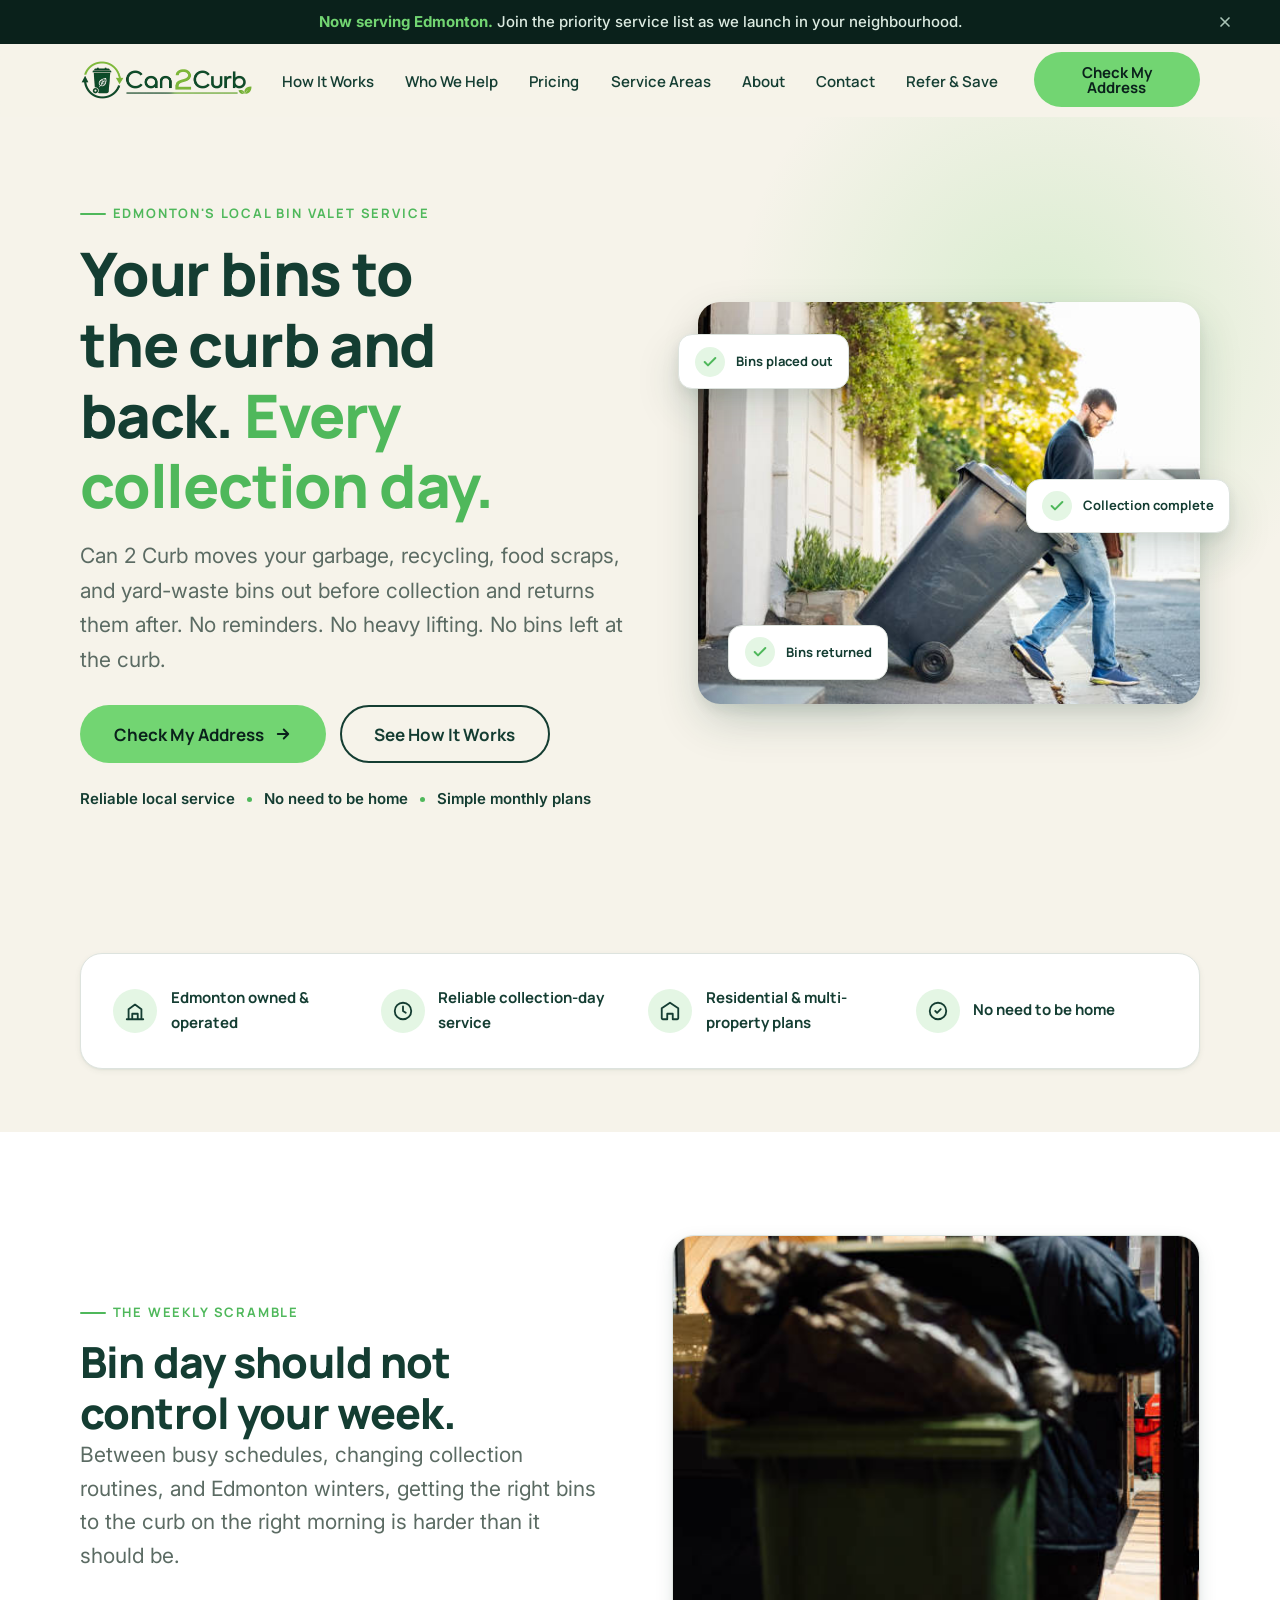
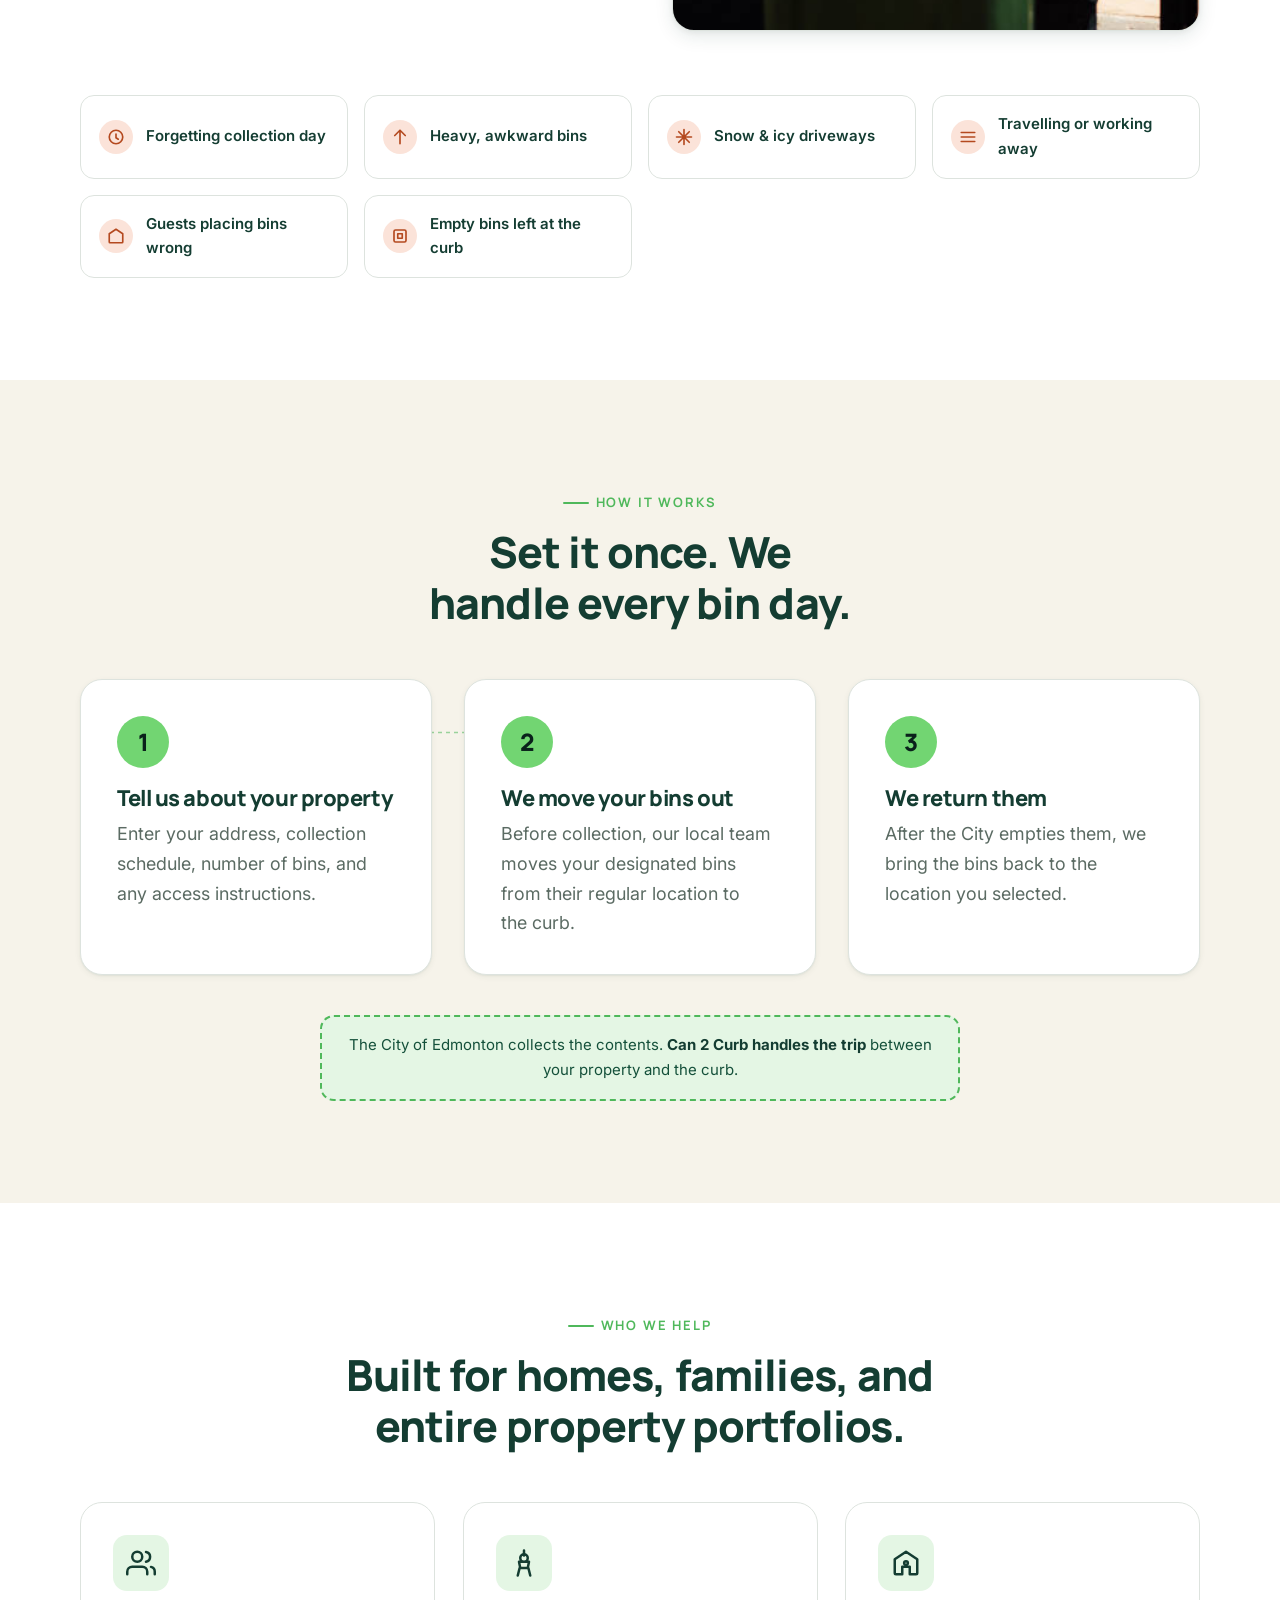
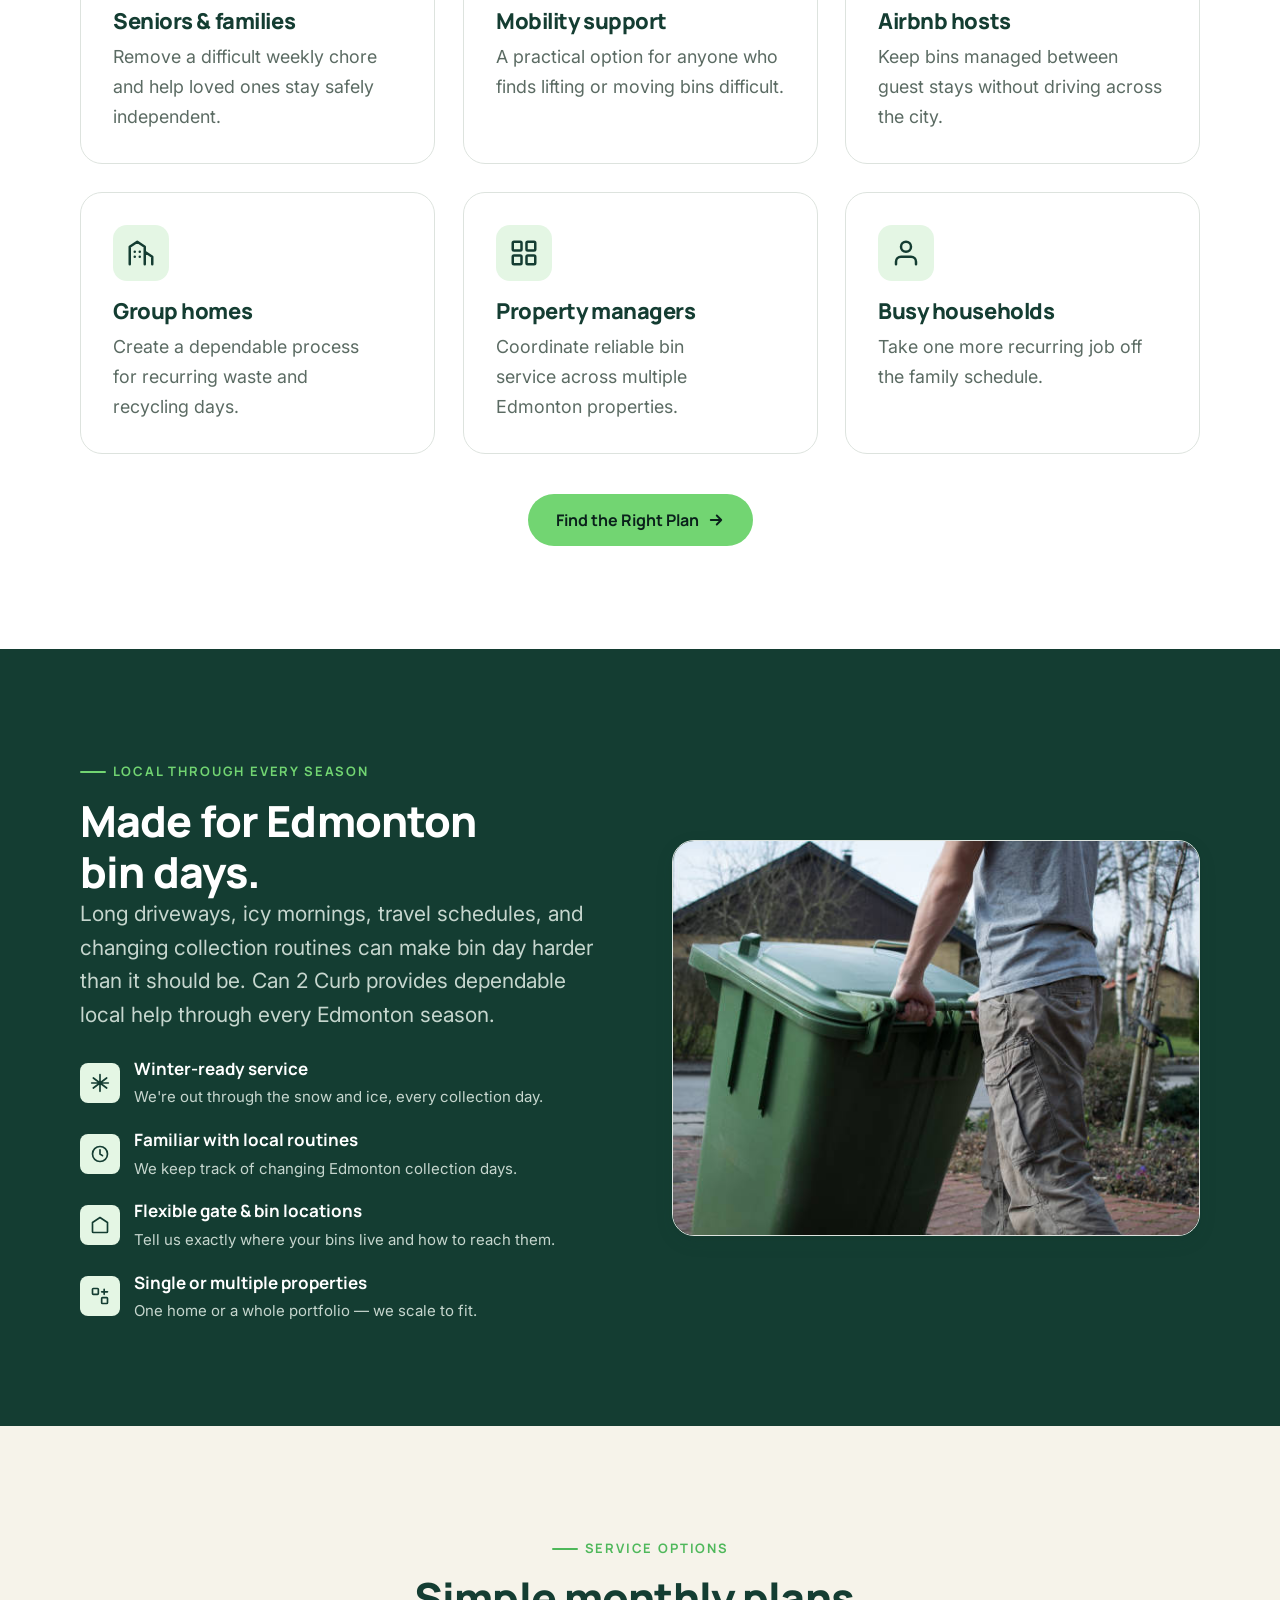
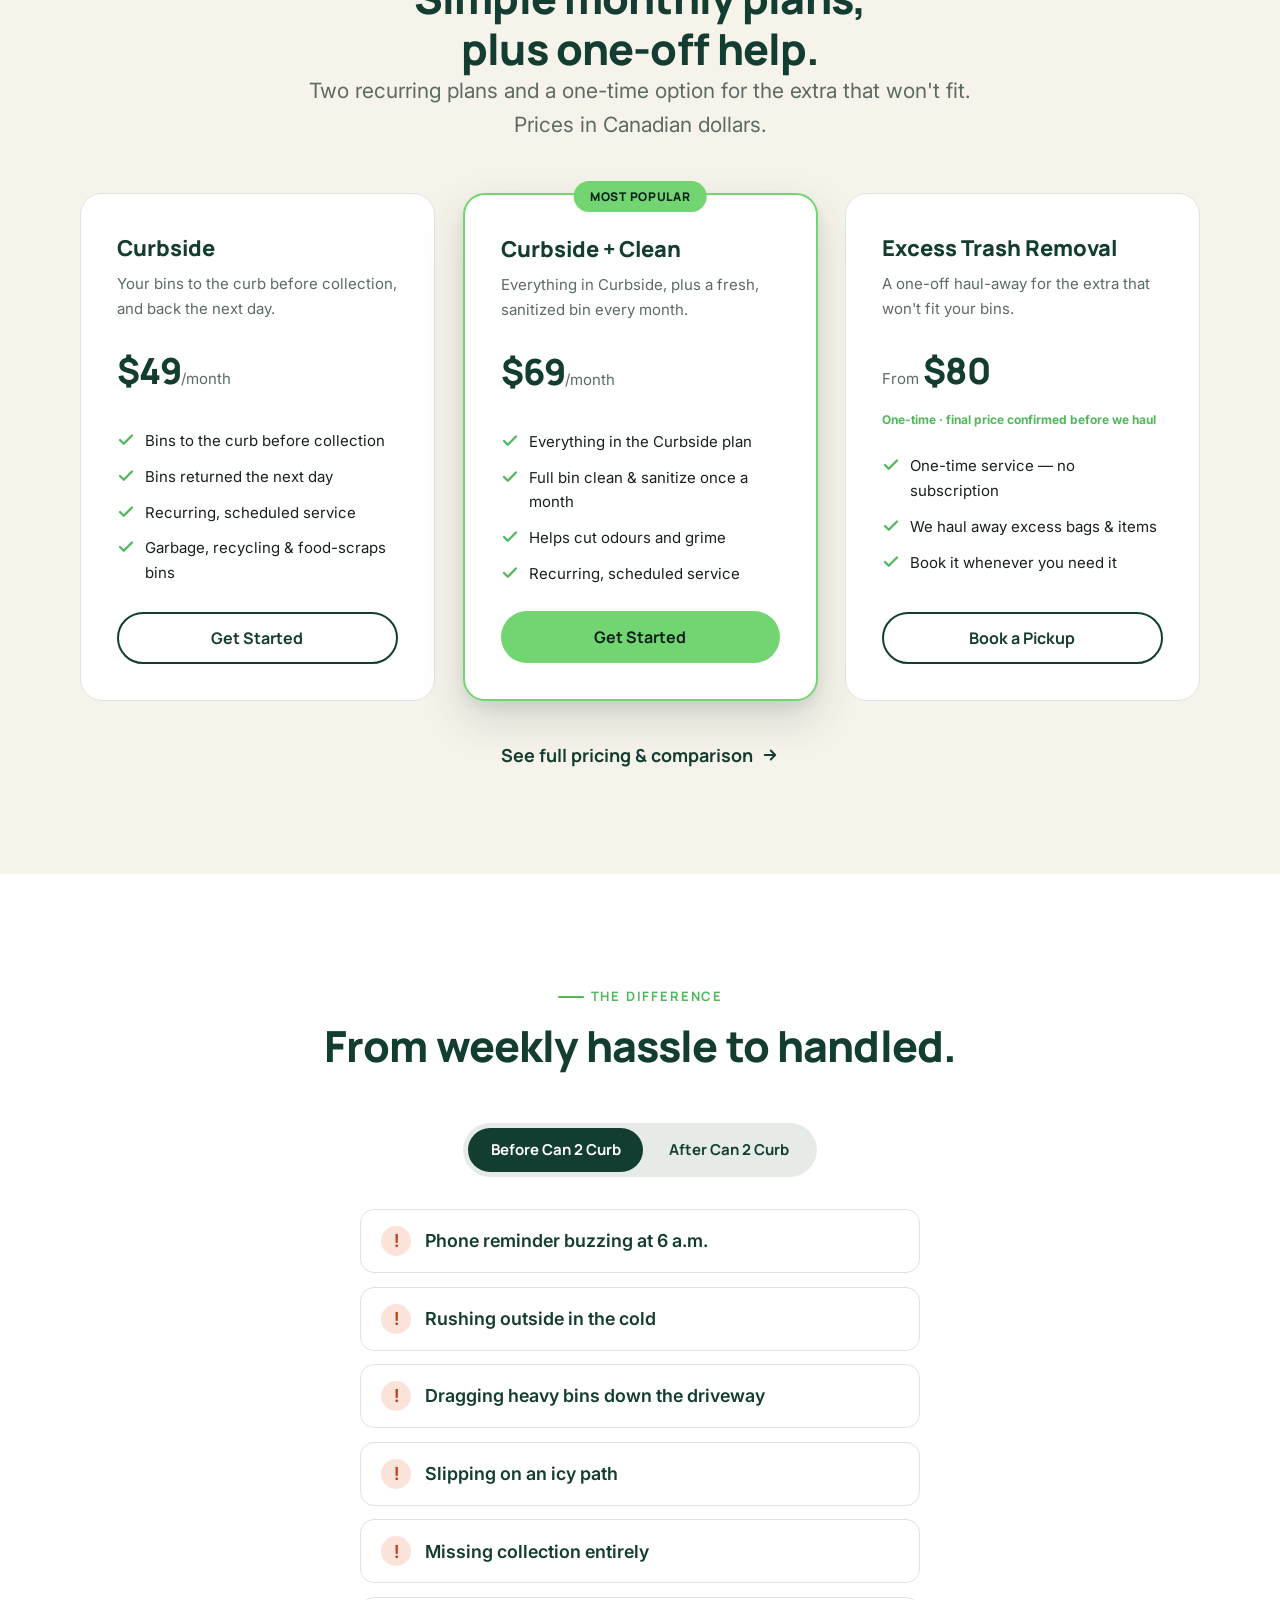
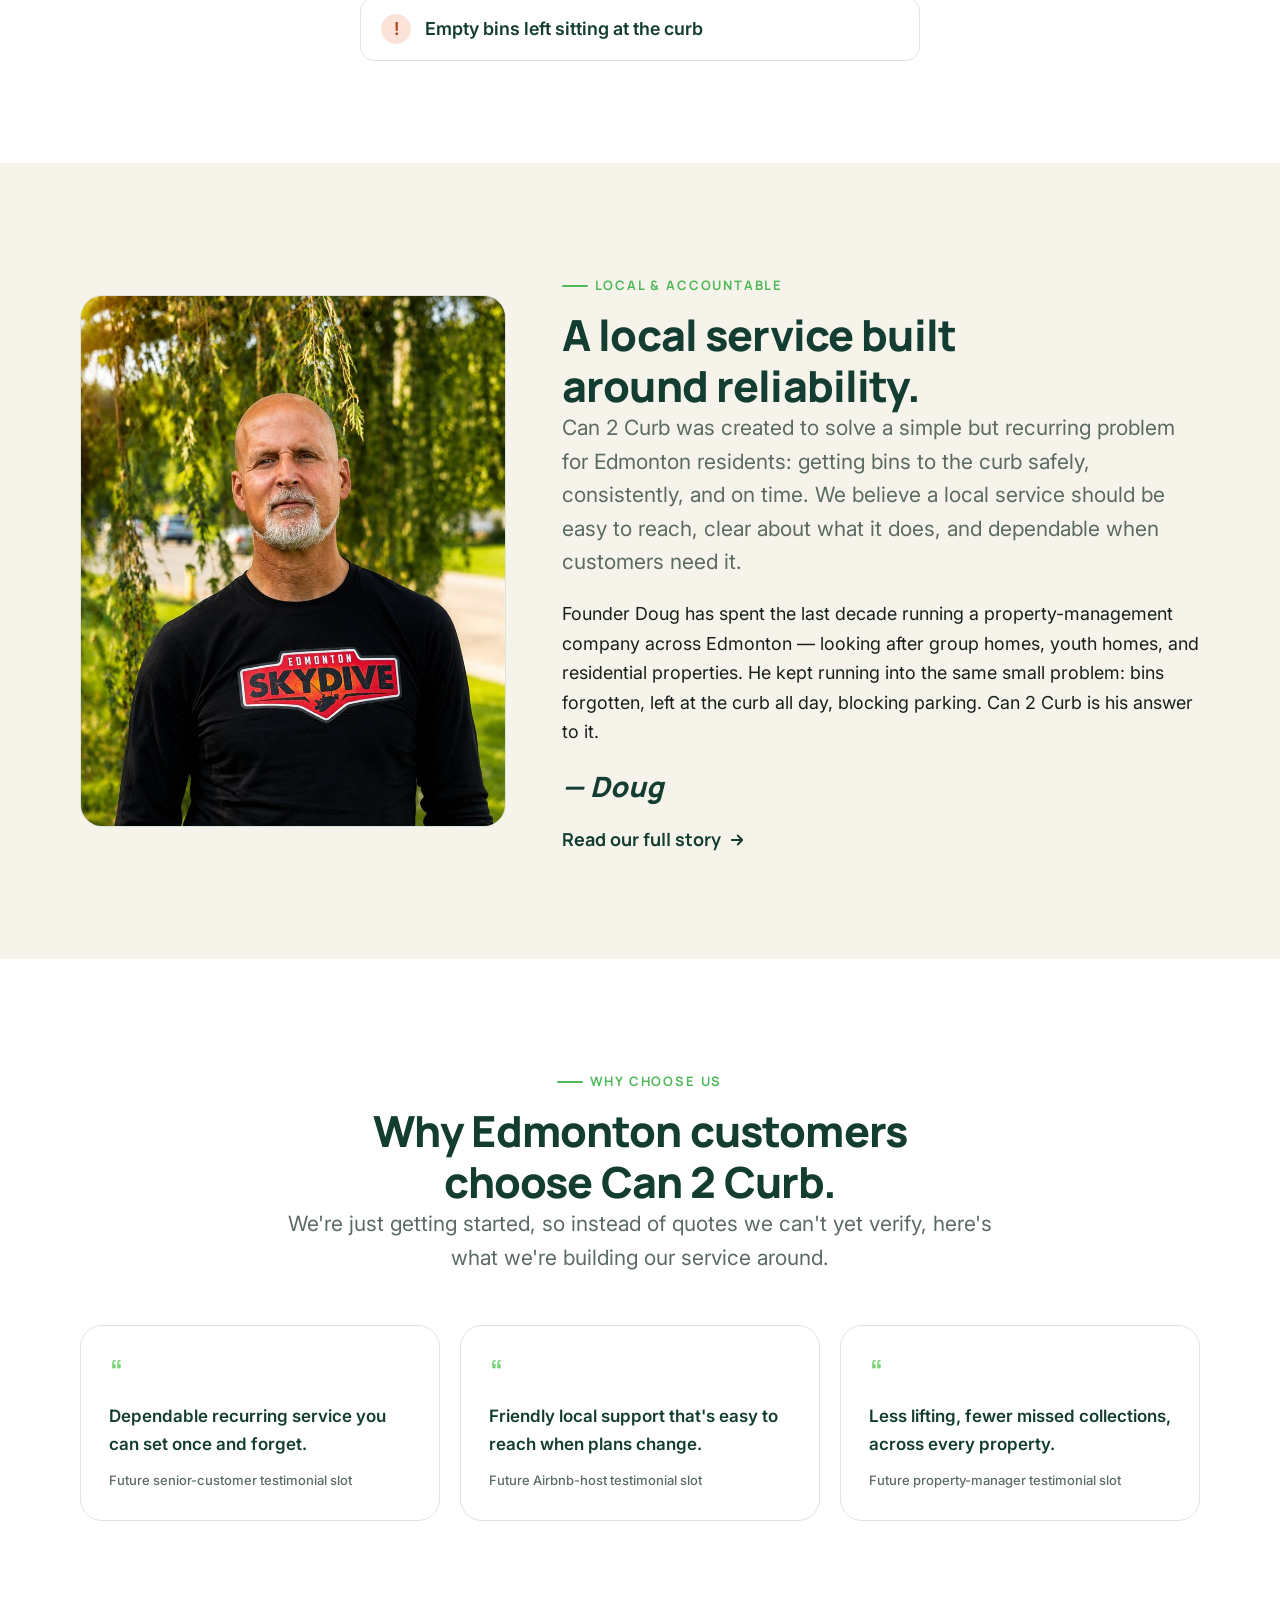
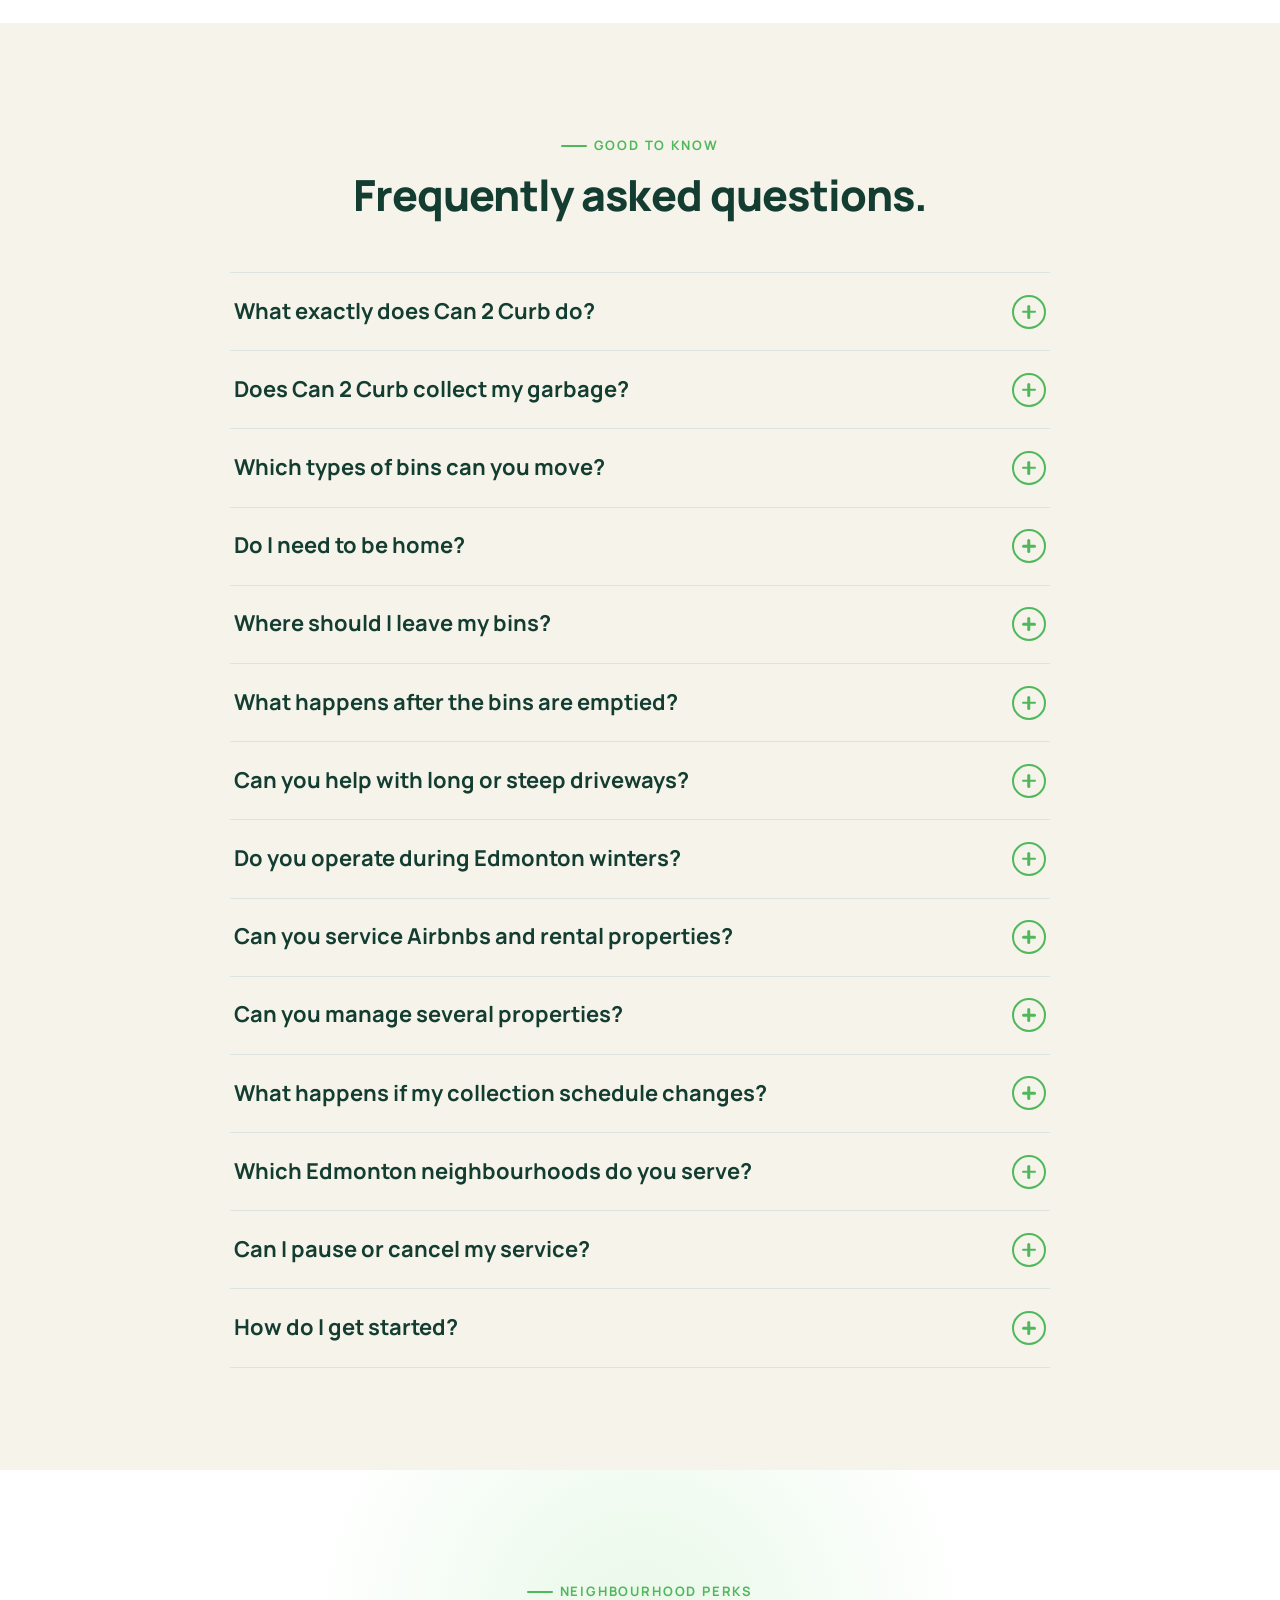
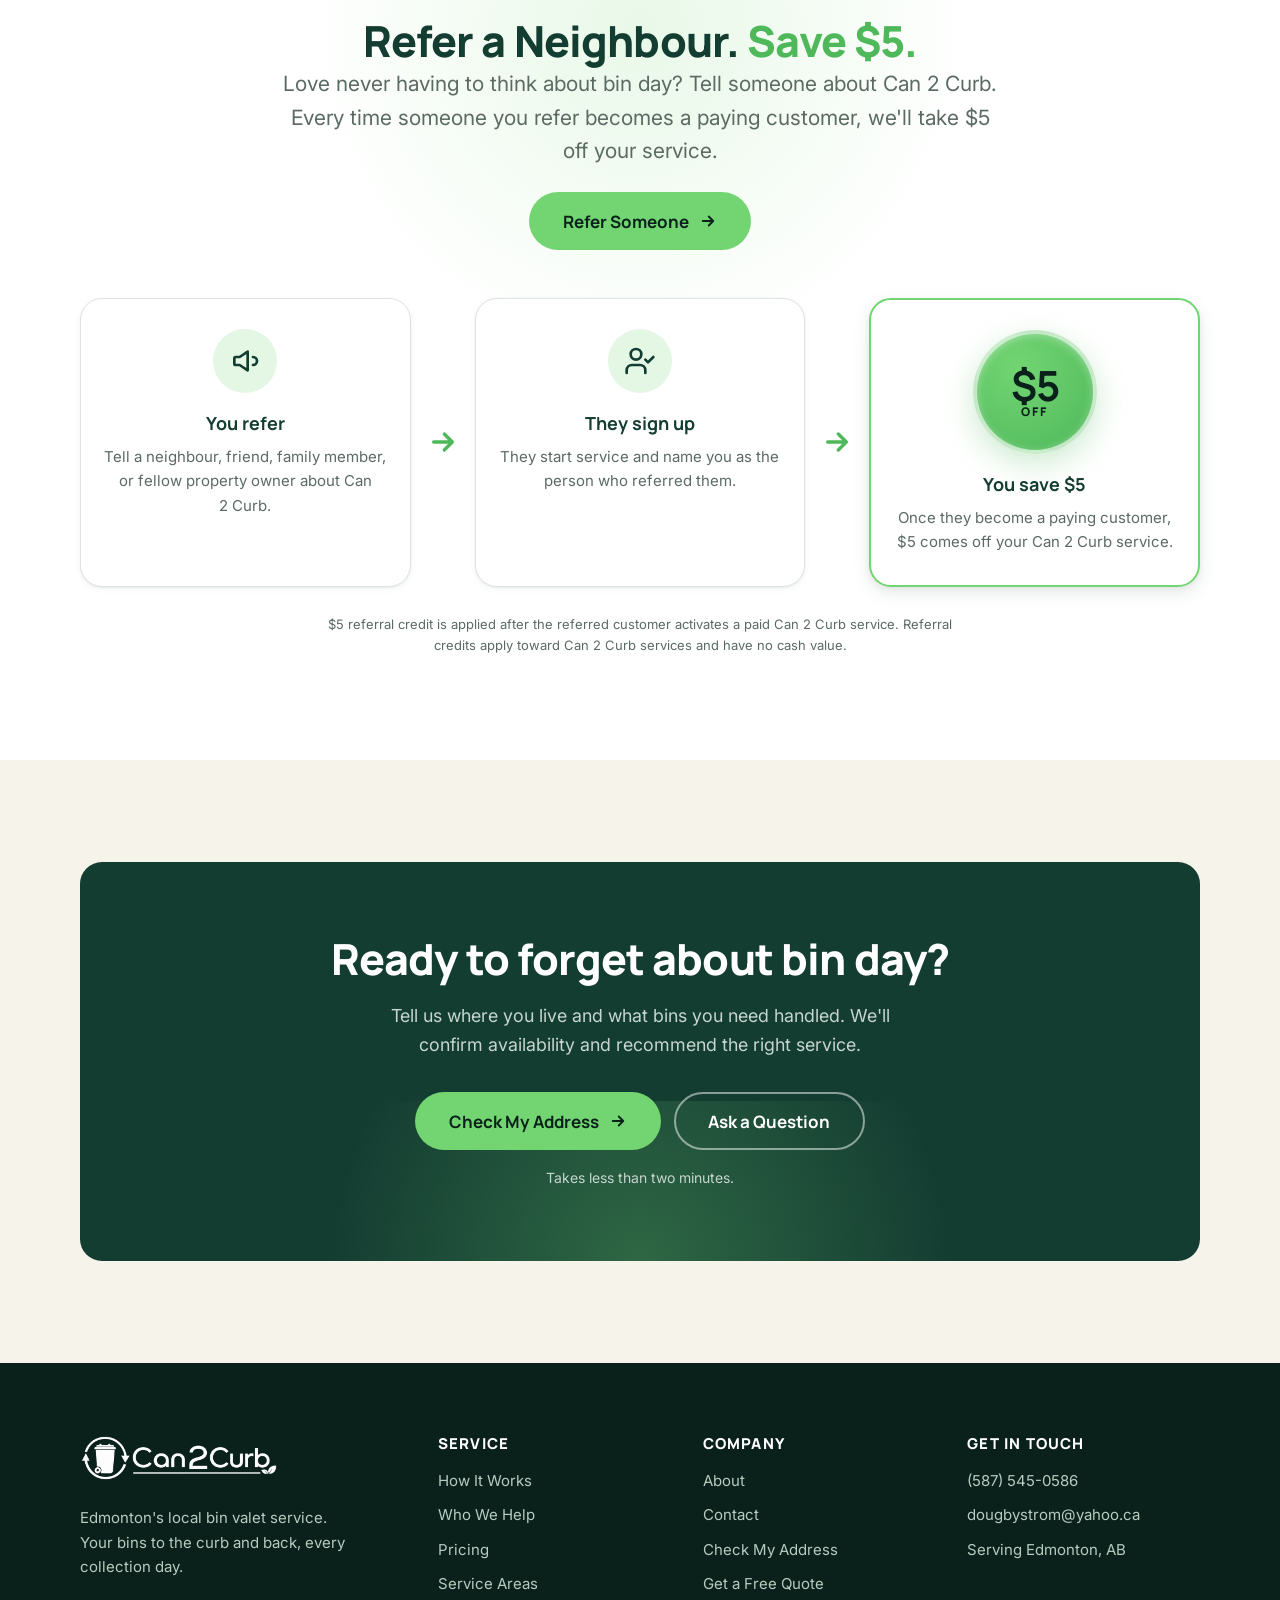
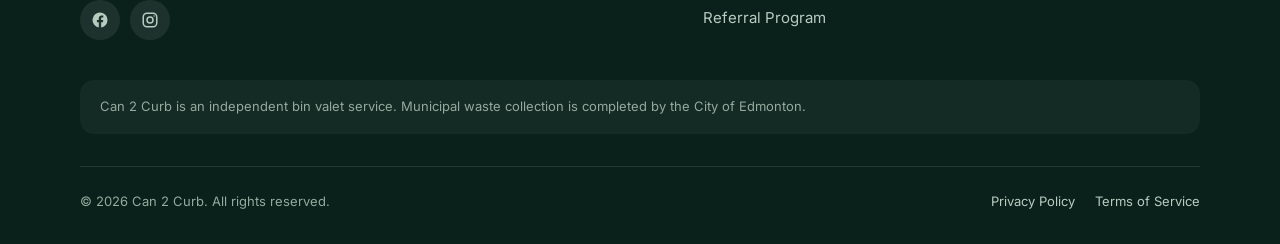
<file: index.html>
<!DOCTYPE html>
<html lang="en-CA">
<head>
  <meta charset="UTF-8" />
  <meta name="viewport" content="width=device-width, initial-scale=1" />

  <!-- ===== SEO: HOME ===== -->
  <title>Bin Valet Service Edmonton | Can 2 Curb</title>
  <meta name="description" content="Can 2 Curb moves your garbage, recycling, food scraps, and yard-waste bins to the curb before Edmonton collection and returns them afterward. Reliable local bin valet service." />
  <link rel="canonical" href="https://can2curb.ca/" />
  <meta name="robots" content="index, follow" />
  <meta name="theme-color" content="#143D32" />

  <!-- Open Graph / social -->
  <meta property="og:type" content="website" />
  <meta property="og:site_name" content="Can 2 Curb" />
  <meta property="og:title" content="Bin Valet Service Edmonton | Can 2 Curb" />
  <meta property="og:description" content="Your bins to the curb and back, every collection day. Reliable Edmonton bin valet service." />
  <meta property="og:url" content="https://can2curb.ca/" />
  <meta property="og:image" content="https://can2curb.ca/assets/images/og-image.png" /><!-- og-image.png (1200x630) generated from the logo; swap for a custom share card anytime -->
  <meta name="twitter:card" content="summary_large_image" />

  <!-- Favicons (SVG provided; TODO(Doug): add .ico / png sizes for older devices) -->
  <link rel="icon" href="assets/icons/favicon.svg" type="image/svg+xml" />
  <link rel="apple-touch-icon" href="assets/icons/favicon.svg" />

  <!-- Fonts: preconnect + swap for performance -->
  <link rel="preconnect" href="https://fonts.googleapis.com" />
  <link rel="preconnect" href="https://fonts.gstatic.com" crossorigin />
  <link href="https://fonts.googleapis.com/css2?family=Manrope:wght@600;700;800&family=Inter:wght@400;500;600;700&display=swap" rel="stylesheet" />

  <link rel="stylesheet" href="assets/css/styles.css?v=6" />

  <!-- ===== Structured data: LocalBusiness ===== -->
  <script type="application/ld+json">
  {
    "@context": "https://schema.org",
    "@type": "LocalBusiness",
    "name": "Can 2 Curb",
    "description": "Bin valet service in Edmonton, Alberta. Can 2 Curb moves garbage, recycling, food scraps, and yard-waste bins to the curb before City of Edmonton collection and returns them afterward.",
    "url": "https://can2curb.ca/",
    "telephone": "+1-587-545-0586",
    "email": "dougbystrom@yahoo.ca",
    "areaServed": { "@type": "City", "name": "Edmonton", "addressRegion": "AB", "addressCountry": "CA" },
    "address": { "@type": "PostalAddress", "addressLocality": "Edmonton", "addressRegion": "AB", "addressCountry": "CA" },
    "priceRange": "$$",
    "slogan": "Your bins to the curb and back. Every collection day."
  }
  </script>
  <!-- NOTE(Doug): Do NOT add AggregateRating/review schema until real, verifiable reviews exist. -->

  <!-- ===== Structured data: FAQPage (mirrors the visible FAQ section below) ===== -->
  <script type="application/ld+json">
  {
    "@context": "https://schema.org",
    "@type": "FAQPage",
    "mainEntity": [
      { "@type": "Question", "name": "What exactly does Can 2 Curb do?", "acceptedAnswer": { "@type": "Answer", "text": "We move your bins from their usual storage spot to the curb before your City of Edmonton collection, then return them to their place after the bins are emptied." } },
      { "@type": "Question", "name": "Does Can 2 Curb collect my garbage?", "acceptedAnswer": { "@type": "Answer", "text": "No. The City of Edmonton still collects and empties your bins. Can 2 Curb is not a garbage collection company; we handle the trip between your property and the curb." } },
      { "@type": "Question", "name": "Which types of bins can you move?", "acceptedAnswer": { "@type": "Answer", "text": "Garbage, recycling, food scraps, and seasonal yard-waste bins. You choose which bins we handle on each collection day." } },
      { "@type": "Question", "name": "Do I need to be home?", "acceptedAnswer": { "@type": "Answer", "text": "No. You tell us where your bins are stored and how to access them, and we take care of the rest." } },
      { "@type": "Question", "name": "Where should I leave my bins?", "acceptedAnswer": { "@type": "Answer", "text": "Wherever they normally live — beside the garage, along a fence, in a side yard, or another spot you specify. We follow your access instructions each time." } },
      { "@type": "Question", "name": "What happens after the bins are emptied?", "acceptedAnswer": { "@type": "Answer", "text": "Once the City has completed collection, we return your bins to the exact location you chose, so you never come home to empty bins at the curb." } },
      { "@type": "Question", "name": "Can you help with long or steep driveways?", "acceptedAnswer": { "@type": "Answer", "text": "Yes — long, steep, or awkward driveways are exactly what Can 2 Curb is built for. Share the details when you sign up so we're prepared." } },
      { "@type": "Question", "name": "Do you operate during Edmonton winters?", "acceptedAnswer": { "@type": "Answer", "text": "Yes. Winter is exactly when this service earns its keep — we're out through Edmonton's snow and ice, every collection day, so you never have to head down an icy driveway with a heavy bin." } },
      { "@type": "Question", "name": "Can you service Airbnbs and rental properties?", "acceptedAnswer": { "@type": "Answer", "text": "Yes. We keep bins managed between guest stays so you don't have to drive across the city." } },
      { "@type": "Question", "name": "Can you manage several properties?", "acceptedAnswer": { "@type": "Answer", "text": "Yes. Property managers and operators can get a custom plan coordinating bin service across several Edmonton addresses from one account. Contact us for a quote." } },
      { "@type": "Question", "name": "Which Edmonton neighbourhoods do you serve?", "acceptedAnswer": { "@type": "Answer", "text": "We're expanding across Edmonton neighbourhoods. Enter your address on our Service Areas page and we'll confirm availability where you live." } },
      { "@type": "Question", "name": "How do I get started?", "acceptedAnswer": { "@type": "Answer", "text": "Start by checking your address or requesting a free quote. We'll confirm availability and recommend the right plan. It takes less than two minutes." } }
    ]
  }
  </script>
</head>
<body>
  <a class="skip-link" href="#main">Skip to main content</a>

  <!-- ============================================================= -->
  <!-- SECTION 1: ANNOUNCEMENT BAR                                    -->
  <!-- ============================================================= -->
  <div class="announce" data-announce>
    <div class="announce__inner">
      <p class="announce__text"><strong>Now serving Edmonton.</strong> Join the priority service list as we launch in your neighbourhood.</p>
      <button class="announce__close" data-announce-close aria-label="Dismiss announcement">
        <svg width="16" height="16" viewBox="0 0 24 24" fill="none" stroke="currentColor" stroke-width="2.5" stroke-linecap="round" aria-hidden="true"><path d="M18 6 6 18M6 6l12 12"/></svg>
      </button>
    </div>
  </div>

  <!-- ============================================================= -->
  <!-- SECTION 2: HEADER / NAV  (reused on every page)               -->
  <!-- ============================================================= -->
  <header class="site-header">
    <nav class="nav" data-nav aria-label="Primary">
      <div class="container nav__inner">
        <a class="brand" href="/" aria-label="Can 2 Curb home">
          <img class="brand__logo" src="/assets/images/logo.png" width="172" height="40" alt="" />
        </a>

        <ul class="nav__links">
          <li><a class="nav__link" href="/how-it-works/">How It Works</a></li>
          <li><a class="nav__link" href="/who-we-help/">Who We Help</a></li>
          <li><a class="nav__link" href="/pricing/">Pricing</a></li>
          <li><a class="nav__link" href="/service-areas/">Service Areas</a></li>
          <li><a class="nav__link" href="/about/">About</a></li>
          <li><a class="nav__link" href="/contact/">Contact</a></li>
          <li><a class="nav__link" href="/#referral">Refer &amp; Save</a></li>
        </ul>

        <a class="btn btn--primary btn--sm nav__cta" href="/service-areas/#check">Check My Address</a>

        <button class="nav__toggle" data-menu-toggle aria-expanded="false" aria-controls="mobile-menu" aria-label="Open menu">
          <span class="burger" aria-hidden="true"><span></span><span></span><span></span></span>
        </button>
      </div>
    </nav>
    <div class="nav__backdrop" data-menu-backdrop></div>
    <div class="nav__mobile" id="mobile-menu" data-menu aria-label="Mobile">
      <a class="nav__link" href="/how-it-works/">How It Works</a>
      <a class="nav__link" href="/who-we-help/">Who We Help</a>
      <a class="nav__link" href="/pricing/">Pricing</a>
      <a class="nav__link" href="/service-areas/">Service Areas</a>
      <a class="nav__link" href="/about/">About</a>
      <a class="nav__link" href="/contact/">Contact</a>
      <a class="nav__link" href="/#referral">Refer &amp; Save</a>
      <a class="btn btn--primary btn--block" href="/service-areas/#check">Check My Address</a>
    </div>
  </header>

  <main id="main">

    <!-- ============================================================= -->
    <!-- SECTION 3: HERO                                                -->
    <!-- ============================================================= -->
    <section class="hero section--cream">
      <div class="container hero__inner">
        <div class="hero__copy">
          <p class="eyebrow" data-reveal>Edmonton's local bin valet service</p>
          <h1 data-reveal data-reveal-delay="1">Your bins to the curb and back. <span class="accent">Every collection day.</span></h1>
          <p class="hero__sub" data-reveal data-reveal-delay="2">Can 2 Curb moves your garbage, recycling, food scraps, and yard-waste bins out before collection and returns them after. No reminders. No heavy lifting. No bins left at the curb.</p>
          <div class="btn-row" data-reveal data-reveal-delay="3">
            <a class="btn btn--primary btn--lg" href="/service-areas/#check">
              Check My Address
              <svg class="btn__icon" width="18" height="18" viewBox="0 0 24 24" fill="none" stroke="currentColor" stroke-width="2.5" stroke-linecap="round" stroke-linejoin="round" aria-hidden="true"><path d="M5 12h14M13 6l6 6-6 6"/></svg>
            </a>
            <a class="btn btn--secondary btn--lg" href="/how-it-works/">See How It Works</a>
          </div>
          <p class="hero__trust" data-reveal data-reveal-delay="4">
            <span>Reliable local service</span><span class="dot" aria-hidden="true"></span>
            <span>No need to be home</span><span class="dot" aria-hidden="true"></span>
            <span>Simple monthly plans</span>
          </p>
        </div>

        <!-- HERO ART: original inline SVG scene (house → curb → bin) -->
        <div class="hero__art" data-hero-art>
          <div class="float-card float-card--1" data-parallax="10">
            <span class="fc-ic" aria-hidden="true"><svg width="16" height="16" viewBox="0 0 24 24" fill="none" stroke="currentColor" stroke-width="3" stroke-linecap="round" stroke-linejoin="round"><path d="M20 6 9 17l-5-5"/></svg></span>
            Bins placed out
          </div>
          <div class="float-card float-card--2" data-parallax="16">
            <span class="fc-ic" aria-hidden="true"><svg width="16" height="16" viewBox="0 0 24 24" fill="none" stroke="currentColor" stroke-width="3" stroke-linecap="round" stroke-linejoin="round"><path d="M20 6 9 17l-5-5"/></svg></span>
            Collection complete
          </div>
          <div class="float-card float-card--3" data-parallax="8">
            <span class="fc-ic" aria-hidden="true"><svg width="16" height="16" viewBox="0 0 24 24" fill="none" stroke="currentColor" stroke-width="3" stroke-linecap="round" stroke-linejoin="round"><path d="M20 6 9 17l-5-5"/></svg></span>
            Bins returned
          </div>

          <!-- Hero photo: person moving a bin from the house to the curb.
               TODO(Doug): confirm you hold a commercial licence for this stock image (assets/images/bin1.jpg),
               or swap for an original photo of Can 2 Curb in Edmonton. -->
          <img class="hero__photo" src="assets/images/bin1.jpg" width="800" height="640"
               fetchpriority="high" decoding="async"
               alt="A person wheeling a household bin down a driveway toward the curb on a tree-lined street." />
        </div>
      </div>
    </section>

    <!-- ============================================================= -->
    <!-- SECTION 4: TRUST STRIP                                         -->
    <!-- ============================================================= -->
    <section class="section--tight section--cream">
      <div class="container">
        <div class="trust-strip" data-reveal>
          <div class="trust-strip__item">
            <span class="trust-strip__icon" aria-hidden="true"><svg width="22" height="22" viewBox="0 0 24 24" fill="none" stroke="currentColor" stroke-width="2" stroke-linecap="round" stroke-linejoin="round"><path d="M3 21h18M5 21V10l7-5 7 5v11M9 21v-6h6v6"/></svg></span>
            <span>Edmonton owned &amp; operated</span>
          </div>
          <div class="trust-strip__item">
            <span class="trust-strip__icon" aria-hidden="true"><svg width="22" height="22" viewBox="0 0 24 24" fill="none" stroke="currentColor" stroke-width="2" stroke-linecap="round" stroke-linejoin="round"><circle cx="12" cy="12" r="9"/><path d="M12 7v5l3 2"/></svg></span>
            <span>Reliable collection-day service</span>
          </div>
          <div class="trust-strip__item">
            <span class="trust-strip__icon" aria-hidden="true"><svg width="22" height="22" viewBox="0 0 24 24" fill="none" stroke="currentColor" stroke-width="2" stroke-linecap="round" stroke-linejoin="round"><path d="M3 9l9-6 9 6v11a1 1 0 0 1-1 1h-5v-6H9v6H4a1 1 0 0 1-1-1z"/></svg></span>
            <span>Residential &amp; multi-property plans</span>
          </div>
          <div class="trust-strip__item">
            <span class="trust-strip__icon" aria-hidden="true"><svg width="22" height="22" viewBox="0 0 24 24" fill="none" stroke="currentColor" stroke-width="2" stroke-linecap="round" stroke-linejoin="round"><path d="M9 12l2 2 4-4"/><circle cx="12" cy="12" r="9"/></svg></span>
            <span>No need to be home</span>
          </div>
        </div>
      </div>
    </section>

    <!-- ============================================================= -->
    <!-- SECTION 5: THE PROBLEM                                         -->
    <!-- ============================================================= -->
    <section class="section section--white">
      <div class="container">
        <div class="split">
          <div class="split__copy">
            <p class="eyebrow" data-reveal>The weekly scramble</p>
            <h2 class="h2" data-reveal data-reveal-delay="1">Bin day should not control your week.</h2>
            <p class="lead" data-reveal data-reveal-delay="2">Between busy schedules, changing collection routines, and Edmonton winters, getting the right bins to the curb on the right morning is harder than it should be.</p>
          </div>
          <div class="split__media" data-reveal data-reveal-delay="2">
            <figure class="media">
              <!-- TODO(Doug): confirm licence for assets/images/overfill.jpg, or replace with an original photo. -->
              <img class="media-photo" src="assets/images/overfill.jpg" width="800" height="600"
                   loading="lazy" decoding="async"
                   alt="An overfilled household bin with a full bag balanced on top at dusk." />
            </figure>
          </div>
        </div>
        <div class="problem-grid mt-xl" data-reveal>
          <div class="problem-chip"><span class="pc-ic" aria-hidden="true"><svg width="18" height="18" viewBox="0 0 24 24" fill="none" stroke="currentColor" stroke-width="2.2" stroke-linecap="round"><circle cx="12" cy="12" r="9"/><path d="M12 8v5l3 2"/></svg></span>Forgetting collection day</div>
          <div class="problem-chip"><span class="pc-ic" aria-hidden="true"><svg width="18" height="18" viewBox="0 0 24 24" fill="none" stroke="currentColor" stroke-width="2.2" stroke-linecap="round" stroke-linejoin="round"><path d="M12 3v18M5 10l7-7 7 7"/></svg></span>Heavy, awkward bins</div>
          <div class="problem-chip"><span class="pc-ic" aria-hidden="true"><svg width="18" height="18" viewBox="0 0 24 24" fill="none" stroke="currentColor" stroke-width="2.2" stroke-linecap="round" stroke-linejoin="round"><path d="M12 2v20M2 12h20M5 5l14 14M19 5 5 19"/></svg></span>Snow &amp; icy driveways</div>
          <div class="problem-chip"><span class="pc-ic" aria-hidden="true"><svg width="18" height="18" viewBox="0 0 24 24" fill="none" stroke="currentColor" stroke-width="2.2" stroke-linecap="round" stroke-linejoin="round"><path d="M3 12h18M3 6h18M3 18h18"/></svg></span>Travelling or working away</div>
          <div class="problem-chip"><span class="pc-ic" aria-hidden="true"><svg width="18" height="18" viewBox="0 0 24 24" fill="none" stroke="currentColor" stroke-width="2.2" stroke-linecap="round" stroke-linejoin="round"><path d="M3 9l9-6 9 6v11a1 1 0 0 1-1 1H4a1 1 0 0 1-1-1z"/></svg></span>Guests placing bins wrong</div>
          <div class="problem-chip"><span class="pc-ic" aria-hidden="true"><svg width="18" height="18" viewBox="0 0 24 24" fill="none" stroke="currentColor" stroke-width="2.2" stroke-linecap="round" stroke-linejoin="round"><rect x="4" y="4" width="16" height="16" rx="2"/><path d="M9 9h6v6H9z"/></svg></span>Empty bins left at the curb</div>
        </div>
      </div>
    </section>

    <!-- ============================================================= -->
    <!-- SECTION 6: HOW IT WORKS                                        -->
    <!-- ============================================================= -->
    <section class="section section--cream" id="how">
      <div class="container">
        <div class="section-head center">
          <p class="eyebrow center" data-reveal>How it works</p>
          <h2 class="h2" data-reveal data-reveal-delay="1">Set it once. We handle every bin day.</h2>
        </div>
        <div class="steps">
          <!-- animated route line (desktop) -->
          <svg class="steps__route" viewBox="0 0 800 6" preserveAspectRatio="none" aria-hidden="true">
            <path d="M0 3 H800"/>
          </svg>
          <div class="steps__grid">
            <div class="step" data-reveal>
              <span class="step__num">1</span>
              <h3>Tell us about your property</h3>
              <p>Enter your address, collection schedule, number of bins, and any access instructions.</p>
            </div>
            <div class="step" data-reveal data-reveal-delay="1">
              <span class="step__num">2</span>
              <h3>We move your bins out</h3>
              <p>Before collection, our local team moves your designated bins from their regular location to the curb.</p>
            </div>
            <div class="step" data-reveal data-reveal-delay="2">
              <span class="step__num">3</span>
              <h3>We return them</h3>
              <p>After the City empties them, we bring the bins back to the location you selected.</p>
            </div>
          </div>
        </div>
        <div class="placeholder-note text-center mt-lg" data-reveal style="max-width:640px;margin-inline:auto;">
          The City of Edmonton collects the contents. <strong>Can 2 Curb handles the trip</strong> between your property and the curb.
        </div>
      </div>
    </section>

    <!-- ============================================================= -->
    <!-- SECTION 7: WHO WE HELP                                         -->
    <!-- ============================================================= -->
    <section class="section section--white">
      <div class="container">
        <div class="section-head center">
          <p class="eyebrow center" data-reveal>Who we help</p>
          <h2 class="h2" data-reveal data-reveal-delay="1">Built for homes, families, and entire property portfolios.</h2>
        </div>
        <div class="grid grid--3">
          <!-- Card 1 -->
          <article class="card card--hover" data-reveal>
            <div class="card__icon" aria-hidden="true"><svg viewBox="0 0 24 24" fill="none" stroke="currentColor" stroke-width="2" stroke-linecap="round" stroke-linejoin="round"><path d="M17 21v-2a4 4 0 0 0-4-4H5a4 4 0 0 0-4 4v2"/><circle cx="9" cy="7" r="4"/><path d="M23 21v-2a4 4 0 0 0-3-3.87M16 3.13A4 4 0 0 1 16 11"/></svg></div>
            <h3>Seniors &amp; families</h3>
            <p>Remove a difficult weekly chore and help loved ones stay safely independent.</p>
          </article>
          <!-- Card 2 -->
          <article class="card card--hover" data-reveal data-reveal-delay="1">
            <div class="card__icon" aria-hidden="true"><svg viewBox="0 0 24 24" fill="none" stroke="currentColor" stroke-width="2" stroke-linecap="round" stroke-linejoin="round"><path d="M12 2v4M12 11a3 3 0 1 0 0-6 3 3 0 0 0 0 6zM7 22l1.5-6M17 22l-1.5-6M9 16h6l1-5H8z"/></svg></div>
            <h3>Mobility support</h3>
            <p>A practical option for anyone who finds lifting or moving bins difficult.</p>
          </article>
          <!-- Card 3 -->
          <article class="card card--hover" data-reveal data-reveal-delay="2">
            <div class="card__icon" aria-hidden="true"><svg viewBox="0 0 24 24" fill="none" stroke="currentColor" stroke-width="2" stroke-linecap="round" stroke-linejoin="round"><path d="M3 9l9-6 9 6v11a1 1 0 0 1-1 1h-5v-6H9v6H4a1 1 0 0 1-1-1z"/><circle cx="12" cy="12" r="1.5"/></svg></div>
            <h3>Airbnb hosts</h3>
            <p>Keep bins managed between guest stays without driving across the city.</p>
          </article>
          <!-- Card 4 -->
          <article class="card card--hover" data-reveal>
            <div class="card__icon" aria-hidden="true"><svg viewBox="0 0 24 24" fill="none" stroke="currentColor" stroke-width="2" stroke-linecap="round" stroke-linejoin="round"><path d="M3 21V7l6-4 6 4v14M15 21V11l6 4v6M7 11h.01M7 15h.01M11 11h.01M11 15h.01"/></svg></div>
            <h3>Group homes</h3>
            <p>Create a dependable process for recurring waste and recycling days.</p>
          </article>
          <!-- Card 5 -->
          <article class="card card--hover" data-reveal data-reveal-delay="1">
            <div class="card__icon" aria-hidden="true"><svg viewBox="0 0 24 24" fill="none" stroke="currentColor" stroke-width="2" stroke-linecap="round" stroke-linejoin="round"><rect x="3" y="3" width="7" height="7" rx="1"/><rect x="14" y="3" width="7" height="7" rx="1"/><rect x="3" y="14" width="7" height="7" rx="1"/><rect x="14" y="14" width="7" height="7" rx="1"/></svg></div>
            <h3>Property managers</h3>
            <p>Coordinate reliable bin service across multiple Edmonton properties.</p>
          </article>
          <!-- Card 6 -->
          <article class="card card--hover" data-reveal data-reveal-delay="2">
            <div class="card__icon" aria-hidden="true"><svg viewBox="0 0 24 24" fill="none" stroke="currentColor" stroke-width="2" stroke-linecap="round" stroke-linejoin="round"><path d="M20 21v-2a4 4 0 0 0-4-4H8a4 4 0 0 0-4 4v2"/><circle cx="12" cy="7" r="4"/></svg></div>
            <h3>Busy households</h3>
            <p>Take one more recurring job off the family schedule.</p>
          </article>
        </div>
        <div class="text-center mt-lg" data-reveal>
          <a class="btn btn--primary" href="/pricing/">Find the Right Plan
            <svg class="btn__icon" width="18" height="18" viewBox="0 0 24 24" fill="none" stroke="currentColor" stroke-width="2.5" stroke-linecap="round" stroke-linejoin="round" aria-hidden="true"><path d="M5 12h14M13 6l6 6-6 6"/></svg>
          </a>
        </div>
      </div>
    </section>

    <!-- ============================================================= -->
    <!-- SECTION 8: EDMONTON-SPECIFIC VALUE                             -->
    <!-- ============================================================= -->
    <section class="section section--evergreen">
      <div class="container">
        <div class="split">
          <div class="split__copy">
            <p class="eyebrow" data-reveal>Local through every season</p>
            <h2 class="h2" data-reveal data-reveal-delay="1">Made for Edmonton bin days.</h2>
            <p class="lead" data-reveal data-reveal-delay="2">Long driveways, icy mornings, travel schedules, and changing collection routines can make bin day harder than it should be. Can 2 Curb provides dependable local help through every Edmonton season.</p>
            <ul class="feature-list" data-reveal data-reveal-delay="3">
              <li><span class="fl-ic" aria-hidden="true"><svg width="20" height="20" viewBox="0 0 24 24" fill="none" stroke="currentColor" stroke-width="2" stroke-linecap="round" stroke-linejoin="round"><path d="M12 2v20M4 6l16 12M20 6 4 18M2 12h20"/></svg></span><div><strong>Winter-ready service</strong><p>We're out through the snow and ice, every collection day.</p></div></li>
              <li><span class="fl-ic" aria-hidden="true"><svg width="20" height="20" viewBox="0 0 24 24" fill="none" stroke="currentColor" stroke-width="2" stroke-linecap="round" stroke-linejoin="round"><circle cx="12" cy="12" r="9"/><path d="M12 7v5l3 2"/></svg></span><div><strong>Familiar with local routines</strong><p>We keep track of changing Edmonton collection days.</p></div></li>
              <li><span class="fl-ic" aria-hidden="true"><svg width="20" height="20" viewBox="0 0 24 24" fill="none" stroke="currentColor" stroke-width="2" stroke-linecap="round" stroke-linejoin="round"><path d="M3 9l9-6 9 6v11a1 1 0 0 1-1 1H4a1 1 0 0 1-1-1z"/></svg></span><div><strong>Flexible gate &amp; bin locations</strong><p>Tell us exactly where your bins live and how to reach them.</p></div></li>
              <li><span class="fl-ic" aria-hidden="true"><svg width="20" height="20" viewBox="0 0 24 24" fill="none" stroke="currentColor" stroke-width="2" stroke-linecap="round" stroke-linejoin="round"><rect x="3" y="3" width="7" height="7" rx="1"/><rect x="14" y="14" width="7" height="7" rx="1"/><path d="M14 7h7M17 4v6"/></svg></span><div><strong>Single or multiple properties</strong><p>One home or a whole portfolio — we scale to fit.</p></div></li>
            </ul>
          </div>
          <div class="split__media" data-reveal data-reveal-delay="2">
            <figure class="media">
              <!-- TODO(Doug): confirm licence for assets/images/bin2.jpg, or replace with an original Edmonton photo. -->
              <img class="media-photo" src="assets/images/bin2.jpg" width="800" height="600"
                   loading="lazy" decoding="async"
                   alt="Pulling a green wheeled bin across a driveway on a cold, bare-tree day." />
            </figure>
          </div>
        </div>
      </div>
    </section>

    <!-- ============================================================= -->
    <!-- SECTION 9: SERVICE OPTIONS  (PRICES ARE PLACEHOLDERS)         -->
    <!-- ============================================================= -->
    <!-- Prices confirmed by owner. Full detail + comparison table on /pricing/.
         TODO(Doug): confirm GST/tax handling and collection days covered per month. -->
    <section class="section section--cream" id="plans">
      <div class="container">
        <div class="section-head center">
          <p class="eyebrow center" data-reveal>Service options</p>
          <h2 class="h2" data-reveal data-reveal-delay="1">Simple monthly plans, plus one-off help.</h2>
          <p class="lead" data-reveal data-reveal-delay="2">Two recurring plans and a one-time option for the extra that won't fit. Prices in Canadian dollars.</p>
        </div>
        <div class="price-grid">
          <!-- CURBSIDE — $49/month -->
          <div class="price-card" data-reveal>
            <div class="price-card__name">Curbside</div>
            <p class="price-card__desc">Your bins to the curb before collection, and back the next day.</p>
            <div class="price-card__price"><span class="price-card__amount">$49</span><span class="price-card__period">/month</span></div>
            <ul>
              <li><svg width="18" height="18" viewBox="0 0 24 24" fill="none" stroke="currentColor" stroke-width="3" stroke-linecap="round" stroke-linejoin="round" aria-hidden="true"><path d="M20 6 9 17l-5-5"/></svg>Bins to the curb before collection</li>
              <li><svg width="18" height="18" viewBox="0 0 24 24" fill="none" stroke="currentColor" stroke-width="3" stroke-linecap="round" stroke-linejoin="round" aria-hidden="true"><path d="M20 6 9 17l-5-5"/></svg>Bins returned the next day</li>
              <li><svg width="18" height="18" viewBox="0 0 24 24" fill="none" stroke="currentColor" stroke-width="3" stroke-linecap="round" stroke-linejoin="round" aria-hidden="true"><path d="M20 6 9 17l-5-5"/></svg>Recurring, scheduled service</li>
              <li><svg width="18" height="18" viewBox="0 0 24 24" fill="none" stroke="currentColor" stroke-width="3" stroke-linecap="round" stroke-linejoin="round" aria-hidden="true"><path d="M20 6 9 17l-5-5"/></svg>Garbage, recycling &amp; food-scraps bins</li>
            </ul>
            <a class="btn btn--secondary btn--block" href="https://buy.stripe.com/test_14A7sE8HNgO1aLz6sO08g02">Get Started</a>
          </div>

          <!-- CURBSIDE + CLEAN — $69/month (featured) -->
          <div class="price-card price-card--featured" data-reveal data-reveal-delay="1">
            <div class="price-card__name">Curbside + Clean</div>
            <p class="price-card__desc">Everything in Curbside, plus a fresh, sanitized bin every month.</p>
            <div class="price-card__price"><span class="price-card__amount">$69</span><span class="price-card__period">/month</span></div>
            <ul>
              <li><svg width="18" height="18" viewBox="0 0 24 24" fill="none" stroke="currentColor" stroke-width="3" stroke-linecap="round" stroke-linejoin="round" aria-hidden="true"><path d="M20 6 9 17l-5-5"/></svg>Everything in the Curbside plan</li>
              <li><svg width="18" height="18" viewBox="0 0 24 24" fill="none" stroke="currentColor" stroke-width="3" stroke-linecap="round" stroke-linejoin="round" aria-hidden="true"><path d="M20 6 9 17l-5-5"/></svg>Full bin clean &amp; sanitize once a month</li>
              <li><svg width="18" height="18" viewBox="0 0 24 24" fill="none" stroke="currentColor" stroke-width="3" stroke-linecap="round" stroke-linejoin="round" aria-hidden="true"><path d="M20 6 9 17l-5-5"/></svg>Helps cut odours and grime</li>
              <li><svg width="18" height="18" viewBox="0 0 24 24" fill="none" stroke="currentColor" stroke-width="3" stroke-linecap="round" stroke-linejoin="round" aria-hidden="true"><path d="M20 6 9 17l-5-5"/></svg>Recurring, scheduled service</li>
            </ul>
            <a class="btn btn--primary btn--block" href="https://buy.stripe.com/test_5kQ6oAf6b0P3f1P5oK08g01">Get Started</a>
          </div>

          <!-- EXCESS TRASH REMOVAL — from $80, one-time -->
          <div class="price-card" data-reveal data-reveal-delay="2">
            <div class="price-card__name">Excess Trash Removal</div>
            <p class="price-card__desc">A one-off haul-away for the extra that won't fit your bins.</p>
            <div class="price-card__price"><span class="price-card__period">From </span><span class="price-card__amount">$80</span></div>
            <p class="price-card__ph">One-time &middot; final price confirmed before we haul</p>
            <ul>
              <li><svg width="18" height="18" viewBox="0 0 24 24" fill="none" stroke="currentColor" stroke-width="3" stroke-linecap="round" stroke-linejoin="round" aria-hidden="true"><path d="M20 6 9 17l-5-5"/></svg>One-time service &mdash; no subscription</li>
              <li><svg width="18" height="18" viewBox="0 0 24 24" fill="none" stroke="currentColor" stroke-width="3" stroke-linecap="round" stroke-linejoin="round" aria-hidden="true"><path d="M20 6 9 17l-5-5"/></svg>We haul away excess bags &amp; items</li>
              <li><svg width="18" height="18" viewBox="0 0 24 24" fill="none" stroke="currentColor" stroke-width="3" stroke-linecap="round" stroke-linejoin="round" aria-hidden="true"><path d="M20 6 9 17l-5-5"/></svg>Book it whenever you need it</li>
            </ul>
            <a class="btn btn--secondary btn--block" href="https://buy.stripe.com/test_cNi7sE8HN41ff1P18u08g00">Book a Pickup</a>
          </div>
        </div>
        <p class="text-center mt-lg"><a class="link-arrow" href="/pricing/">See full pricing &amp; comparison <svg width="18" height="18" viewBox="0 0 24 24" fill="none" stroke="currentColor" stroke-width="2.5" stroke-linecap="round" stroke-linejoin="round" aria-hidden="true"><path d="M5 12h14M13 6l6 6-6 6"/></svg></a></p>
      </div>
    </section>

    <!-- ============================================================= -->
    <!-- SECTION 10: BEFORE & AFTER                                     -->
    <!-- ============================================================= -->
    <section class="section section--white">
      <div class="container">
        <div class="section-head center">
          <p class="eyebrow center" data-reveal>The difference</p>
          <h2 class="h2" data-reveal data-reveal-delay="1">From weekly hassle to handled.</h2>
        </div>
        <div data-ba data-reveal>
          <div class="text-center">
            <div class="beforeafter__toggle" role="group" aria-label="Compare before and after Can 2 Curb">
              <button data-ba-btn="before" aria-pressed="true">Before Can 2 Curb</button>
              <button class="is-after" data-ba-btn="after" aria-pressed="false">After Can 2 Curb</button>
            </div>
          </div>

          <div class="ba-panel is-active" data-ba-panel="before">
            <ul class="ba-list before" style="max-width:560px;margin-inline:auto;">
              <li><span class="ba-ic" aria-hidden="true">!</span>Phone reminder buzzing at 6 a.m.</li>
              <li><span class="ba-ic" aria-hidden="true">!</span>Rushing outside in the cold</li>
              <li><span class="ba-ic" aria-hidden="true">!</span>Dragging heavy bins down the driveway</li>
              <li><span class="ba-ic" aria-hidden="true">!</span>Slipping on an icy path</li>
              <li><span class="ba-ic" aria-hidden="true">!</span>Missing collection entirely</li>
              <li><span class="ba-ic" aria-hidden="true">!</span>Empty bins left sitting at the curb</li>
            </ul>
          </div>

          <div class="ba-panel" data-ba-panel="after">
            <ul class="ba-list after" style="max-width:560px;margin-inline:auto;">
              <li><span class="ba-ic" aria-hidden="true"><svg width="16" height="16" viewBox="0 0 24 24" fill="none" stroke="currentColor" stroke-width="3" stroke-linecap="round" stroke-linejoin="round"><path d="M20 6 9 17l-5-5"/></svg></span>Service scheduled — set once</li>
              <li><span class="ba-ic" aria-hidden="true"><svg width="16" height="16" viewBox="0 0 24 24" fill="none" stroke="currentColor" stroke-width="3" stroke-linecap="round" stroke-linejoin="round"><path d="M20 6 9 17l-5-5"/></svg></span>Bins placed at the curb for you</li>
              <li><span class="ba-ic" aria-hidden="true"><svg width="16" height="16" viewBox="0 0 24 24" fill="none" stroke="currentColor" stroke-width="3" stroke-linecap="round" stroke-linejoin="round"><path d="M20 6 9 17l-5-5"/></svg></span>City collection happens as usual</li>
              <li><span class="ba-ic" aria-hidden="true"><svg width="16" height="16" viewBox="0 0 24 24" fill="none" stroke="currentColor" stroke-width="3" stroke-linecap="round" stroke-linejoin="round"><path d="M20 6 9 17l-5-5"/></svg></span>Bins returned to their spot</li>
              <li><span class="ba-ic" aria-hidden="true"><svg width="16" height="16" viewBox="0 0 24 24" fill="none" stroke="currentColor" stroke-width="3" stroke-linecap="round" stroke-linejoin="round"><path d="M20 6 9 17l-5-5"/></svg></span>You carry on with your day</li>
            </ul>
          </div>
        </div>
      </div>
    </section>

    <!-- ============================================================= -->
    <!-- SECTION 11: LOCAL OWNER                                        -->
    <!-- ============================================================= -->
    <section class="section section--cream">
      <div class="container">
        <div class="owner">
          <div class="owner__photo" data-reveal>
            <img src="assets/images/doug.jpg" width="800" height="1067" loading="lazy" decoding="async" alt="Doug, founder of Can 2 Curb" />
          </div>
          <div class="owner__copy">
            <p class="eyebrow" data-reveal>Local &amp; accountable</p>
            <h2 class="h2" data-reveal data-reveal-delay="1">A local service built around reliability.</h2>
            <p class="lead" data-reveal data-reveal-delay="2">Can 2 Curb was created to solve a simple but recurring problem for Edmonton residents: getting bins to the curb safely, consistently, and on time. We believe a local service should be easy to reach, clear about what it does, and dependable when customers need it.</p>
            <p data-reveal data-reveal-delay="2">Founder Doug has spent the last decade running a property-management company across Edmonton — looking after group homes, youth homes, and residential properties. He kept running into the same small problem: bins forgotten, left at the curb all day, blocking parking. Can 2 Curb is his answer to it.</p>
            <p class="owner__sig mt-lg" data-reveal>— Doug</p>
            <p data-reveal><a class="link-arrow" href="/about/">Read our full story <svg width="18" height="18" viewBox="0 0 24 24" fill="none" stroke="currentColor" stroke-width="2.5" stroke-linecap="round" stroke-linejoin="round" aria-hidden="true"><path d="M5 12h14M13 6l6 6-6 6"/></svg></a></p>
          </div>
        </div>
      </div>
    </section>

    <!-- ============================================================= -->
    <!-- SECTION 12: WHY EDMONTON CUSTOMERS CHOOSE US                   -->
    <!-- (no fabricated testimonials — benefits until real ones exist) -->
    <!-- ============================================================= -->
    <section class="section section--white">
      <div class="container">
        <div class="section-head center">
          <p class="eyebrow center" data-reveal>Why choose us</p>
          <h2 class="h2" data-reveal data-reveal-delay="1">Why Edmonton customers choose Can 2 Curb.</h2>
          <p class="lead" data-reveal data-reveal-delay="2">We're just getting started, so instead of quotes we can't yet verify, here's what we're building our service around.</p>
        </div>
        <!-- TODO(Doug): Replace each benefit card with a REAL, verified customer testimonial
             once you have written permission. Suggested slots:
             1) Senior customer   2) Airbnb host   3) Property manager -->
        <div class="benefit-cards">
          <div class="benefit-card" data-reveal>
            <div class="benefit-card__quote" aria-hidden="true">&ldquo;</div>
            <p>Dependable recurring service you can set once and forget.</p>
            <span>Future senior-customer testimonial slot</span>
          </div>
          <div class="benefit-card" data-reveal data-reveal-delay="1">
            <div class="benefit-card__quote" aria-hidden="true">&ldquo;</div>
            <p>Friendly local support that's easy to reach when plans change.</p>
            <span>Future Airbnb-host testimonial slot</span>
          </div>
          <div class="benefit-card" data-reveal data-reveal-delay="2">
            <div class="benefit-card__quote" aria-hidden="true">&ldquo;</div>
            <p>Less lifting, fewer missed collections, across every property.</p>
            <span>Future property-manager testimonial slot</span>
          </div>
        </div>
      </div>
    </section>

    <!-- ============================================================= -->
    <!-- SECTION 13: FAQ                                                -->
    <!-- ============================================================= -->
    <section class="section section--cream">
      <div class="container">
        <div class="section-head center">
          <p class="eyebrow center" data-reveal>Good to know</p>
          <h2 class="h2" data-reveal data-reveal-delay="1">Frequently asked questions.</h2>
        </div>
        <div class="faq" data-reveal>
          <!-- Q1 -->
          <div class="faq__item">
            <h3><button class="faq__trigger" data-faq-trigger aria-expanded="false" aria-controls="faq1"><span>What exactly does Can 2 Curb do?</span><span class="faq__icon" aria-hidden="true"></span></button></h3>
            <div class="faq__panel" id="faq1" role="region"><div class="faq__panel-inner"><p>We move your bins from their usual storage spot to the curb before your City of Edmonton collection, then return them to their place after the bins are emptied. That's it — a reliable round trip on every collection day.</p></div></div>
          </div>
          <!-- Q2 -->
          <div class="faq__item">
            <h3><button class="faq__trigger" data-faq-trigger aria-expanded="false" aria-controls="faq2"><span>Does Can 2 Curb collect my garbage?</span><span class="faq__icon" aria-hidden="true"></span></button></h3>
            <div class="faq__panel" id="faq2" role="region"><div class="faq__panel-inner"><p>No. The City of Edmonton still collects and empties your bins as usual. Can 2 Curb is not a garbage collection company — we simply handle the trip between your property and the curb.</p></div></div>
          </div>
          <!-- Q3 -->
          <div class="faq__item">
            <h3><button class="faq__trigger" data-faq-trigger aria-expanded="false" aria-controls="faq3"><span>Which types of bins can you move?</span><span class="faq__icon" aria-hidden="true"></span></button></h3>
            <div class="faq__panel" id="faq3" role="region"><div class="faq__panel-inner"><p>Garbage, recycling, food scraps, and seasonal yard-waste bins. You choose which bins we handle on each collection day. <!-- TODO(Doug): confirm any size/weight limits. --></p></div></div>
          </div>
          <!-- Q4 -->
          <div class="faq__item">
            <h3><button class="faq__trigger" data-faq-trigger aria-expanded="false" aria-controls="faq4"><span>Do I need to be home?</span><span class="faq__icon" aria-hidden="true"></span></button></h3>
            <div class="faq__panel" id="faq4" role="region"><div class="faq__panel-inner"><p>No. Most customers are never home when we visit. You tell us where your bins are stored and how to access them, and we take care of the rest.</p></div></div>
          </div>
          <!-- Q5 -->
          <div class="faq__item">
            <h3><button class="faq__trigger" data-faq-trigger aria-expanded="false" aria-controls="faq5"><span>Where should I leave my bins?</span><span class="faq__icon" aria-hidden="true"></span></button></h3>
            <div class="faq__panel" id="faq5" role="region"><div class="faq__panel-inner"><p>Wherever they normally live — beside the garage, along a fence, in a side yard, or another spot you specify. We follow your access instructions each time.</p></div></div>
          </div>
          <!-- Q6 -->
          <div class="faq__item">
            <h3><button class="faq__trigger" data-faq-trigger aria-expanded="false" aria-controls="faq6"><span>What happens after the bins are emptied?</span><span class="faq__icon" aria-hidden="true"></span></button></h3>
            <div class="faq__panel" id="faq6" role="region"><div class="faq__panel-inner"><p>Once the City has completed collection, we return your bins to the exact location you chose, so you never come home to empty bins sitting at the curb.</p></div></div>
          </div>
          <!-- Q7 -->
          <div class="faq__item">
            <h3><button class="faq__trigger" data-faq-trigger aria-expanded="false" aria-controls="faq7"><span>Can you help with long or steep driveways?</span><span class="faq__icon" aria-hidden="true"></span></button></h3>
            <div class="faq__panel" id="faq7" role="region"><div class="faq__panel-inner"><p>Yes — long, steep, or awkward driveways are exactly the kind of situation Can 2 Curb is built for. Share the details when you sign up so we're prepared. <!-- TODO(Doug): confirm if any access types are excluded. --></p></div></div>
          </div>
          <!-- Q8 -->
          <div class="faq__item">
            <h3><button class="faq__trigger" data-faq-trigger aria-expanded="false" aria-controls="faq8"><span>Do you operate during Edmonton winters?</span><span class="faq__icon" aria-hidden="true"></span></button></h3>
            <div class="faq__panel" id="faq8" role="region"><div class="faq__panel-inner"><p>Yes &mdash; winter is exactly when this service earns its keep. We're out through Edmonton's snow and ice, every collection day, so you never have to head down an icy driveway with a heavy bin.</p></div></div>
          </div>
          <!-- Q9 -->
          <div class="faq__item">
            <h3><button class="faq__trigger" data-faq-trigger aria-expanded="false" aria-controls="faq9"><span>Can you service Airbnbs and rental properties?</span><span class="faq__icon" aria-hidden="true"></span></button></h3>
            <div class="faq__panel" id="faq9" role="region"><div class="faq__panel-inner"><p>Yes. Short-term rentals and other rental properties are a great fit — we keep bins managed between guest stays so you don't have to drive across the city.</p></div></div>
          </div>
          <!-- Q10 -->
          <div class="faq__item">
            <h3><button class="faq__trigger" data-faq-trigger aria-expanded="false" aria-controls="faq10"><span>Can you manage several properties?</span><span class="faq__icon" aria-hidden="true"></span></button></h3>
            <div class="faq__panel" id="faq10" role="region"><div class="faq__panel-inner"><p>Absolutely. Property managers and operators can get a custom plan that coordinates bin service across several Edmonton addresses from one account &mdash; <a class="link-arrow" href="/contact/?plan=custom">contact us for a quote</a>.</p></div></div>
          </div>
          <!-- Q11 -->
          <div class="faq__item">
            <h3><button class="faq__trigger" data-faq-trigger aria-expanded="false" aria-controls="faq11"><span>What happens if my collection schedule changes?</span><span class="faq__icon" aria-hidden="true"></span></button></h3>
            <div class="faq__panel" id="faq11" role="region"><div class="faq__panel-inner"><p>Let us know about schedule changes — such as holiday collection shifts — and we'll adjust your service. <!-- TODO(Doug): confirm how customers report changes and the notice required. --></p></div></div>
          </div>
          <!-- Q12 -->
          <div class="faq__item">
            <h3><button class="faq__trigger" data-faq-trigger aria-expanded="false" aria-controls="faq12"><span>Which Edmonton neighbourhoods do you serve?</span><span class="faq__icon" aria-hidden="true"></span></button></h3>
            <div class="faq__panel" id="faq12" role="region"><div class="faq__panel-inner"><p>We're expanding across Edmonton neighbourhoods. Enter your address on our <a class="link-arrow" href="/service-areas/#check">Service Areas page</a> and we'll confirm availability where you live. <!-- TODO(Doug): confirm exact coverage boundaries. --></p></div></div>
          </div>
          <!-- Q13 -->
          <div class="faq__item">
            <h3><button class="faq__trigger" data-faq-trigger aria-expanded="false" aria-controls="faq13"><span>Can I pause or cancel my service?</span><span class="faq__icon" aria-hidden="true"></span></button></h3>
            <div class="faq__panel" id="faq13" role="region"><div class="faq__panel-inner"><p>We aim to keep things flexible for travel and seasonal needs.</p></div></div>
          </div>
          <!-- Q14 -->
          <div class="faq__item">
            <h3><button class="faq__trigger" data-faq-trigger aria-expanded="false" aria-controls="faq14"><span>How do I get started?</span><span class="faq__icon" aria-hidden="true"></span></button></h3>
            <div class="faq__panel" id="faq14" role="region"><div class="faq__panel-inner"><p>Start by <a class="link-arrow" href="/service-areas/#check">checking your address</a> or <a class="link-arrow" href="/contact/">requesting a free quote</a>. We'll confirm availability and recommend the right plan. It takes less than two minutes.</p></div></div>
          </div>
        </div>
      </div>
    </section>

    <!-- ============================================================= -->
    <!-- SECTION 13b: REFERRAL PROGRAM                                  -->
    <!-- ============================================================= -->
    <section class="section referral section--white" id="referral">
      <div class="container">
        <div class="referral__inner">
          <p class="eyebrow center" data-reveal>Neighbourhood perks</p>
          <h2 class="h2" data-reveal data-reveal-delay="1">Refer a Neighbour. <span class="amount">Save&nbsp;$5.</span></h2>
          <p class="lead" data-reveal data-reveal-delay="2" style="margin-inline:auto;">Love never having to think about bin day? Tell someone about Can 2 Curb. Every time someone you refer becomes a paying customer, we'll take $5 off your service.</p>
          <div class="btn-row" style="justify-content:center;margin-top:1.5rem;" data-reveal data-reveal-delay="3">
            <button class="btn btn--primary btn--lg" data-modal-open="referral-modal">Refer Someone
              <svg class="btn__icon" width="18" height="18" viewBox="0 0 24 24" fill="none" stroke="currentColor" stroke-width="2.5" stroke-linecap="round" stroke-linejoin="round" aria-hidden="true"><path d="M5 12h14M13 6l6 6-6 6"/></svg>
            </button>
          </div>
        </div>

        <div class="refer-flow" data-reveal data-reveal-delay="2">
          <div class="refer-step">
            <div class="refer-step__icon" aria-hidden="true"><svg viewBox="0 0 24 24" fill="none" stroke="currentColor" stroke-width="2" stroke-linecap="round" stroke-linejoin="round"><path d="M4 10v4a1 1 0 0 0 1 1h3l6 4V5L8 9H5a1 1 0 0 0-1 1z"/><path d="M18 9a3 3 0 0 1 0 6"/></svg></div>
            <strong>You refer</strong>
            <p>Tell a neighbour, friend, family member, or fellow property owner about Can 2 Curb.</p>
          </div>
          <div class="refer-arrow" aria-hidden="true"><svg viewBox="0 0 24 24" fill="none" stroke="currentColor" stroke-width="2.5" stroke-linecap="round" stroke-linejoin="round"><path d="M5 12h14M13 6l6 6-6 6"/></svg></div>
          <div class="refer-step">
            <div class="refer-step__icon" aria-hidden="true"><svg viewBox="0 0 24 24" fill="none" stroke="currentColor" stroke-width="2" stroke-linecap="round" stroke-linejoin="round"><path d="M16 21v-2a4 4 0 0 0-4-4H6a4 4 0 0 0-4 4v2"/><circle cx="9" cy="7" r="4"/><path d="m16 11 2 2 4-4"/></svg></div>
            <strong>They sign up</strong>
            <p>They start service and name you as the person who referred them.</p>
          </div>
          <div class="refer-arrow" aria-hidden="true"><svg viewBox="0 0 24 24" fill="none" stroke="currentColor" stroke-width="2.5" stroke-linecap="round" stroke-linejoin="round"><path d="M5 12h14M13 6l6 6-6 6"/></svg></div>
          <div class="refer-step refer-step--reward">
            <span class="reward-coin"><b>$5</b><span>OFF</span></span>
            <strong>You save $5</strong>
            <p>Once they become a paying customer, $5 comes off your Can 2 Curb service.</p>
          </div>
        </div>

        <p class="referral__terms text-center" data-reveal>$5 referral credit is applied after the referred customer activates a paid Can 2 Curb service. Referral credits apply toward Can 2 Curb services and have no cash value.</p>
      </div>
    </section>

    <!-- ============================================================= -->
    <!-- SECTION 14: FINAL CTA                                          -->
    <!-- ============================================================= -->
    <section class="section final-cta section--cream">
      <div class="container">
        <div class="final-cta__card" data-reveal>
          <h2 class="h2">Ready to forget about bin day?</h2>
          <p>Tell us where you live and what bins you need handled. We'll confirm availability and recommend the right service.</p>
          <div class="btn-row">
            <a class="btn btn--primary btn--lg" href="/service-areas/#check">Check My Address
              <svg class="btn__icon" width="18" height="18" viewBox="0 0 24 24" fill="none" stroke="currentColor" stroke-width="2.5" stroke-linecap="round" stroke-linejoin="round" aria-hidden="true"><path d="M5 12h14M13 6l6 6-6 6"/></svg>
            </a>
            <a class="btn btn--on-dark btn--secondary btn--lg" href="/contact/">Ask a Question</a>
          </div>
          <p class="final-cta__micro">Takes less than two minutes.</p>
        </div>
      </div>
    </section>

  </main>

  <!-- ============================================================= -->
  <!-- SECTION 15: FOOTER  (reused on every page)                     -->
  <!-- ============================================================= -->
  <footer class="footer">
    <div class="container">
      <div class="footer__top">
        <div class="footer__brand">
          <a class="brand" href="/" aria-label="Can 2 Curb home">
            <img class="brand__logo brand__logo--footer" src="/assets/images/logo-white.png" width="172" height="40" alt="" />
          </a>
          <p class="footer__desc">Edmonton's local bin valet service. Your bins to the curb and back, every collection day.</p>
          <div class="footer__social">
            <a href="#" data-fb aria-label="Can 2 Curb on Facebook"><svg width="18" height="18" viewBox="0 0 24 24" fill="currentColor" aria-hidden="true"><path d="M22 12a10 10 0 1 0-11.6 9.9v-7H7.9V12h2.5V9.8c0-2.5 1.5-3.9 3.8-3.9 1.1 0 2.2.2 2.2.2v2.5h-1.3c-1.2 0-1.6.8-1.6 1.6V12h2.8l-.4 2.9h-2.4v7A10 10 0 0 0 22 12z"/></svg></a>
            <a href="#" data-ig aria-label="Can 2 Curb on Instagram"><svg width="18" height="18" viewBox="0 0 24 24" fill="none" stroke="currentColor" stroke-width="2" aria-hidden="true"><rect x="3" y="3" width="18" height="18" rx="5"/><circle cx="12" cy="12" r="4"/><circle cx="17.5" cy="6.5" r="1" fill="currentColor" stroke="none"/></svg></a>
          </div>
        </div>
        <div class="footer__col">
          <h4>Service</h4>
          <ul>
            <li><a href="/how-it-works/">How It Works</a></li>
            <li><a href="/who-we-help/">Who We Help</a></li>
            <li><a href="/pricing/">Pricing</a></li>
            <li><a href="/service-areas/">Service Areas</a></li>
          </ul>
        </div>
        <div class="footer__col">
          <h4>Company</h4>
          <ul>
            <li><a href="/about/">About</a></li>
            <li><a href="/contact/">Contact</a></li>
            <li><a href="/service-areas/#check">Check My Address</a></li>
            <li><a href="/contact/">Get a Free Quote</a></li>
            <li><a href="/#referral">Referral Program</a></li>
          </ul>
        </div>
        <div class="footer__col">
          <h4>Get in touch</h4>
          <ul>
            <li><a href="tel:+15875450586" data-phone>(587) 545-0586</a></li>
            <li><a href="mailto:dougbystrom@yahoo.ca" data-email>dougbystrom@yahoo.ca</a></li>
            <li>Serving Edmonton, AB</li>
          </ul>
        </div>
      </div>

      <p class="footer__disclaimer">Can 2 Curb is an independent bin valet service. Municipal waste collection is completed by the City of Edmonton.</p>

      <div class="footer__bottom">
        <p>&copy; <span data-year>2026</span> Can 2 Curb. All rights reserved.</p>
        <div class="footer__bottom-links">
          <a href="/privacy/">Privacy Policy</a>
          <a href="/terms/">Terms of Service</a>
        </div>
      </div>
    </div>
  </footer>

  <!-- ============================================================= -->
  <!-- REFERRAL MODAL  (launched from any [data-modal-open])          -->
  <!-- ============================================================= -->
  <div class="modal" id="referral-modal" data-modal hidden>
    <div class="modal__backdrop" data-modal-close></div>
    <div class="modal__dialog" role="dialog" aria-modal="true" aria-labelledby="ref-modal-title">
      <button class="modal__close" data-modal-close aria-label="Close referral form">
        <svg width="20" height="20" viewBox="0 0 24 24" fill="none" stroke="currentColor" stroke-width="2.5" stroke-linecap="round" aria-hidden="true"><path d="M18 6 6 18M6 6l12 12"/></svg>
      </button>
      <h2 id="ref-modal-title">Refer a neighbour</h2>
      <p style="color:var(--text-muted);margin-top:0.4rem;">Share their details and we'll reach out. You'll get $5 off once they become a paying customer.</p>

      <!-- Submits to the Growtheon "Referral" form via main.js (data-gt keys -> field IDs). -->
      <form class="form" data-form data-growtheon-form="476df813-d4d7-4069-81ae-78c9f75c634a" novalidate style="margin-top:1.35rem;">
        <div data-form-fields>
          <div class="form__row form__row--2">
            <div class="field"><label for="r-name">Your full name <span class="req" aria-hidden="true">*</span></label><input class="input" id="r-name" name="referrer_name" type="text" required autocomplete="name" data-gt="full-name-field_1787087403059_rins30" /><p class="field__error" aria-live="polite"></p></div>
            <div class="field"><label for="r-contact">Your phone number <span class="req" aria-hidden="true">*</span></label><input class="input" id="r-contact" name="referrer_phone" type="tel" required autocomplete="tel" data-gt="phone-field_1787087432045_oor47s" /><p class="field__error" aria-live="polite"></p></div>
          </div>
          <div class="form__row form__row--2">
            <div class="field"><label for="r-ref-name">Referral's full name <span class="req" aria-hidden="true">*</span></label><input class="input" id="r-ref-name" name="referral_name" type="text" required data-gt="full-name-field_1787087454482_5z5vlr" /><p class="field__error" aria-live="polite"></p></div>
            <div class="field"><label for="r-ref-contact">Referral's phone number <span class="req" aria-hidden="true">*</span></label><input class="input" id="r-ref-contact" name="referral_phone" type="tel" required autocomplete="off" data-gt="phone-field_1787087505446_gdwwc9" /><p class="field__error" aria-live="polite"></p></div>
          </div>
          <div class="hp-field" aria-hidden="true"><label>Leave blank<input type="text" tabindex="-1" autocomplete="off" name="company_hp" data-honeypot /></label></div>
          <div class="form-status form-status--error" data-form-error hidden tabindex="-1" role="alert"><strong>Please fix the following:</strong><ul data-form-error-list></ul></div>
          <button class="btn btn--primary btn--lg btn--block" type="submit"><span class="btn__label">Send My Referral</span><svg class="btn__spinner" width="18" height="18" viewBox="0 0 24 24" fill="none" stroke="currentColor" stroke-width="3" aria-hidden="true"><path d="M12 3a9 9 0 1 0 9 9" stroke-linecap="round"/></svg></button>
        </div>
        <div class="form-success" data-form-success hidden>
          <svg class="success-check" viewBox="0 0 60 60" aria-hidden="true"><circle cx="30" cy="30" r="26"/><path d="M18 31l8 8 16-17"/></svg>
          <h3>Thanks for spreading the word!</h3>
          <p>We'll reach out to your neighbour. Your $5 credit kicks in once they become a paying customer.</p>
        </div>
      </form>
    </div>
  </div>

  <script src="assets/js/main.js?v=6" defer></script>
</body>
</html>
</file>
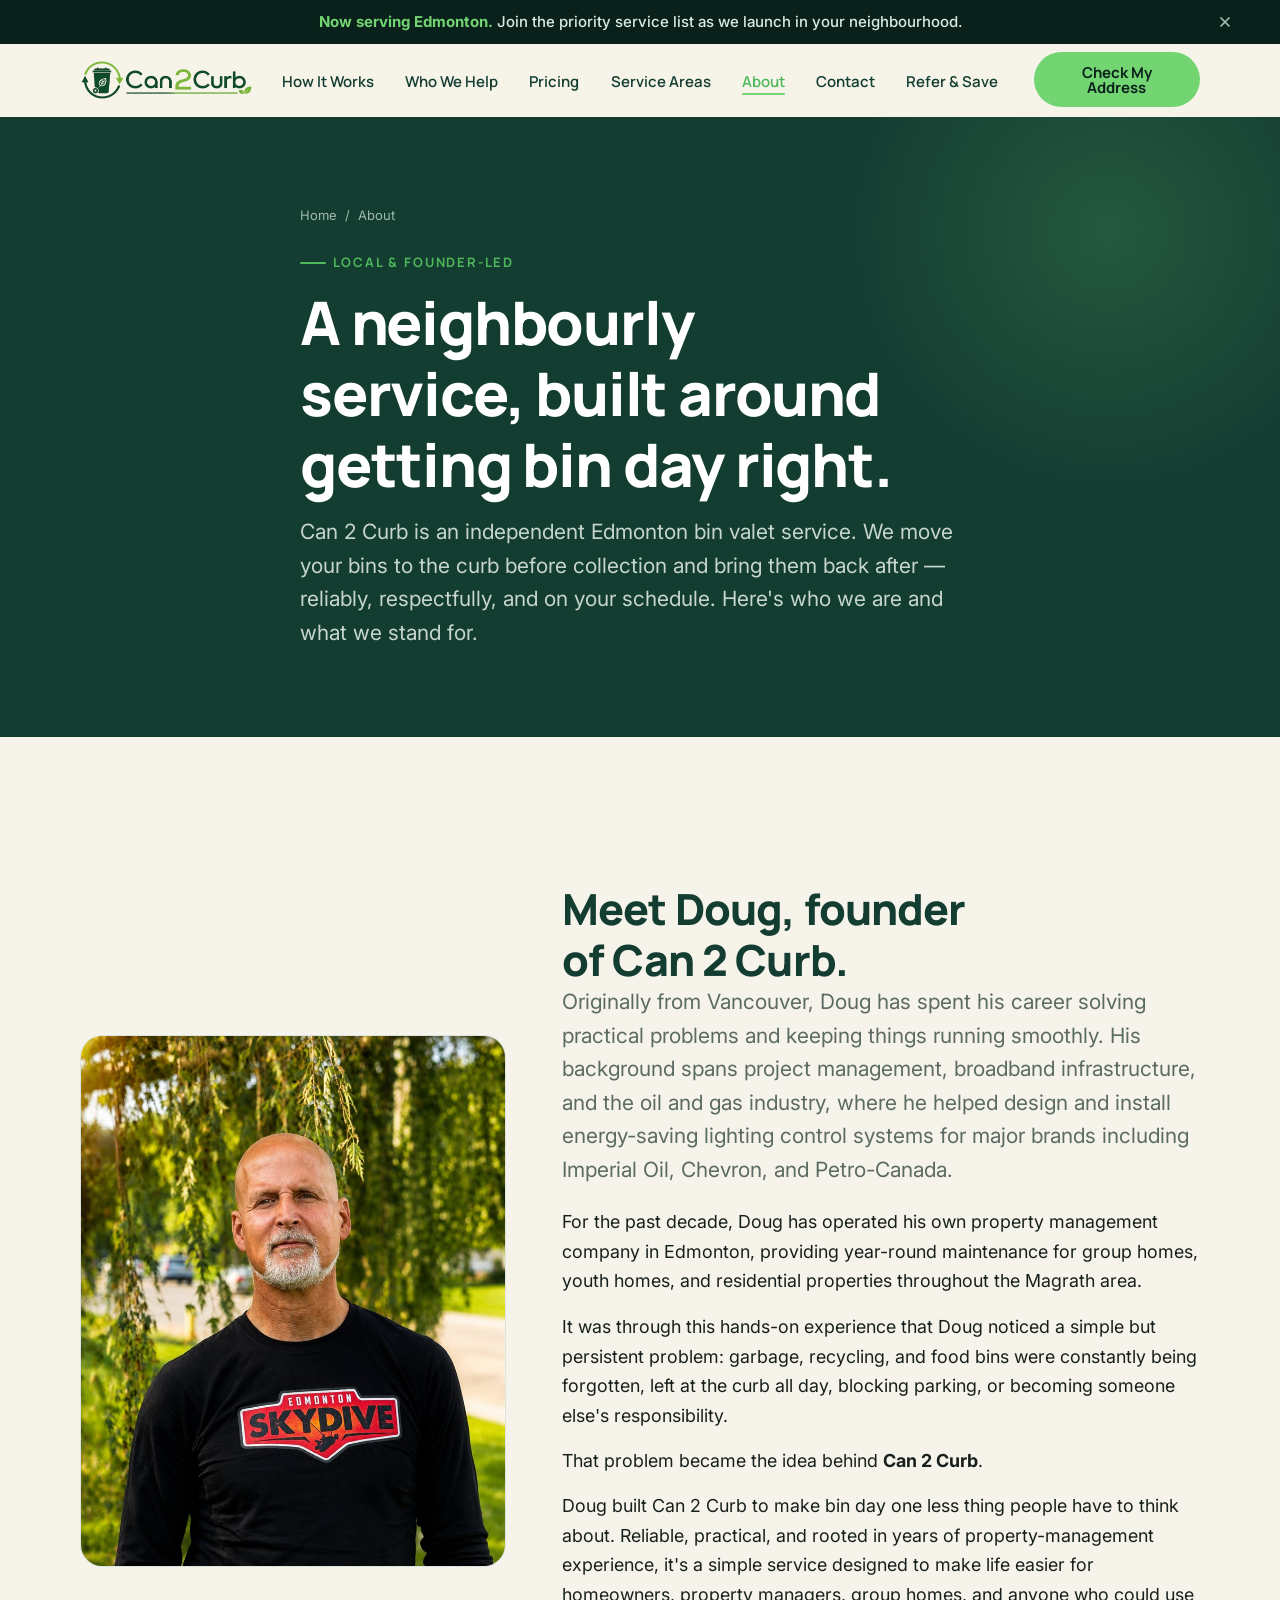
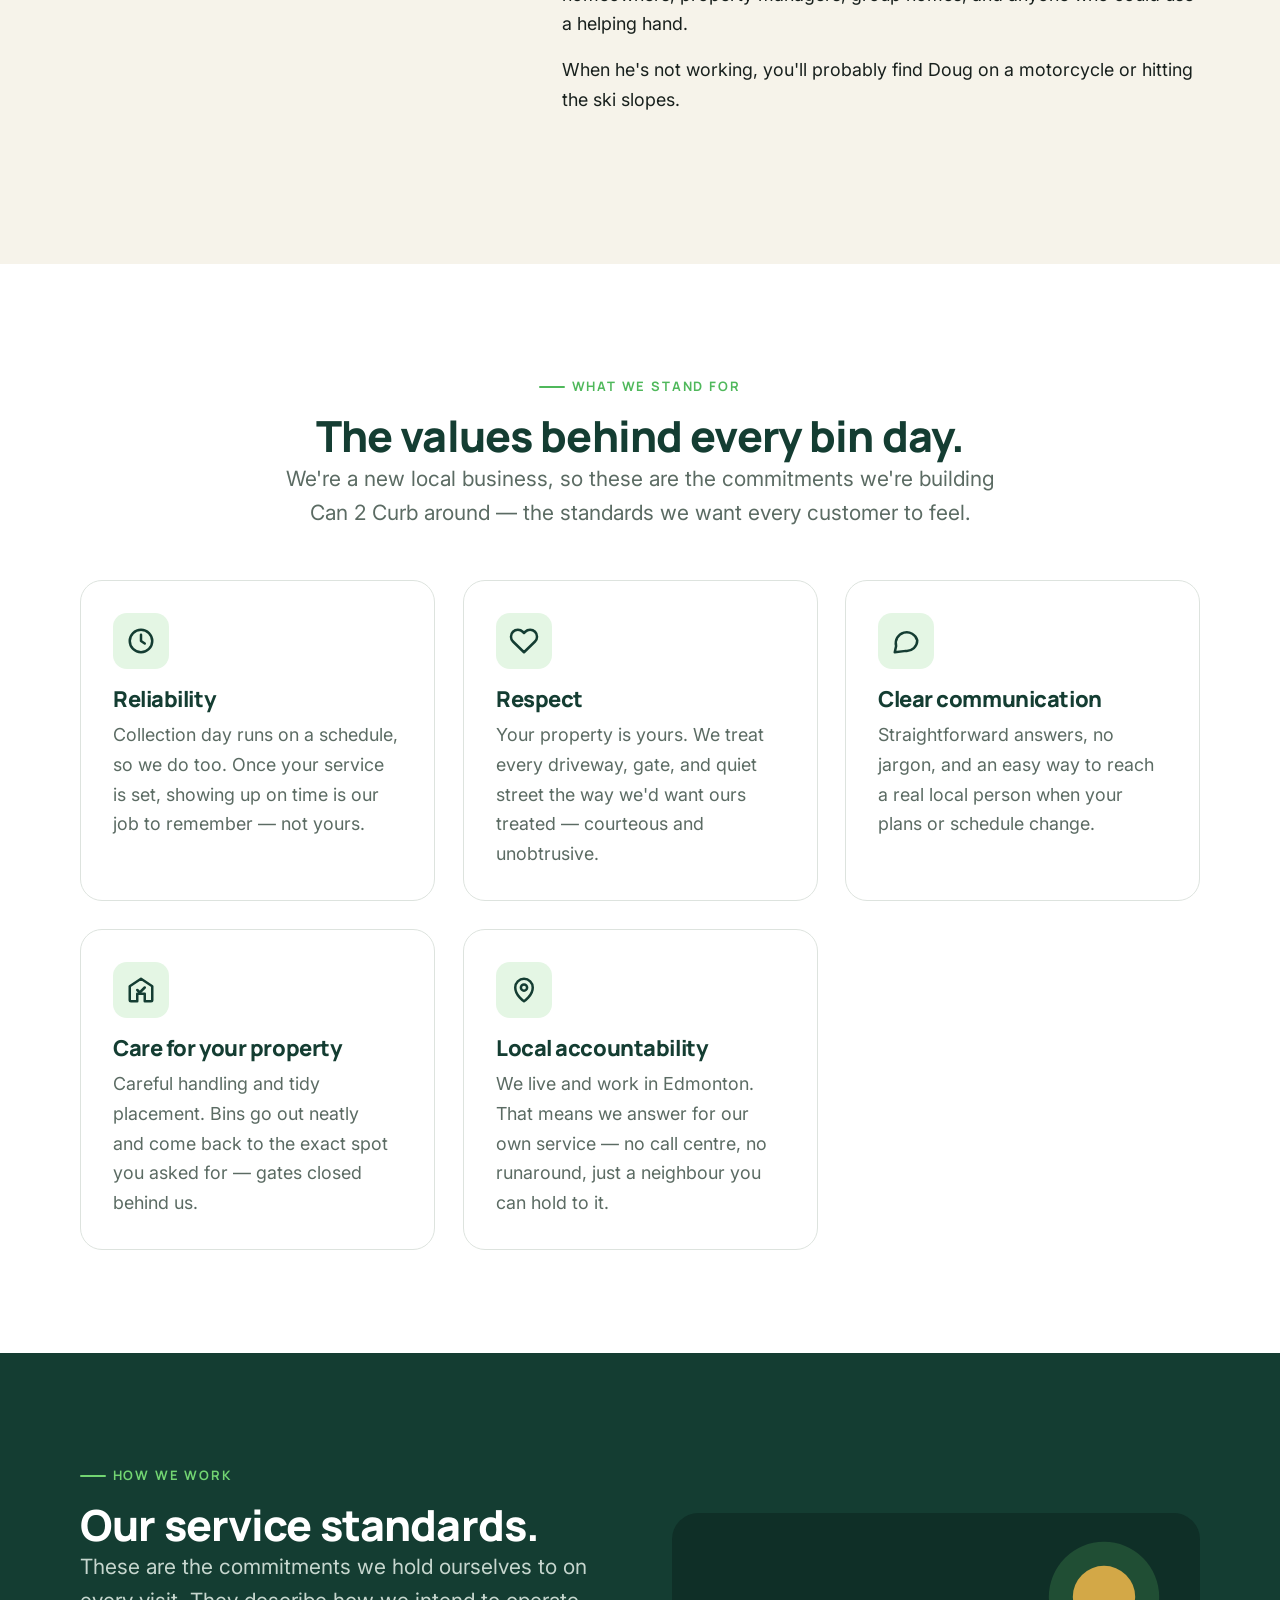
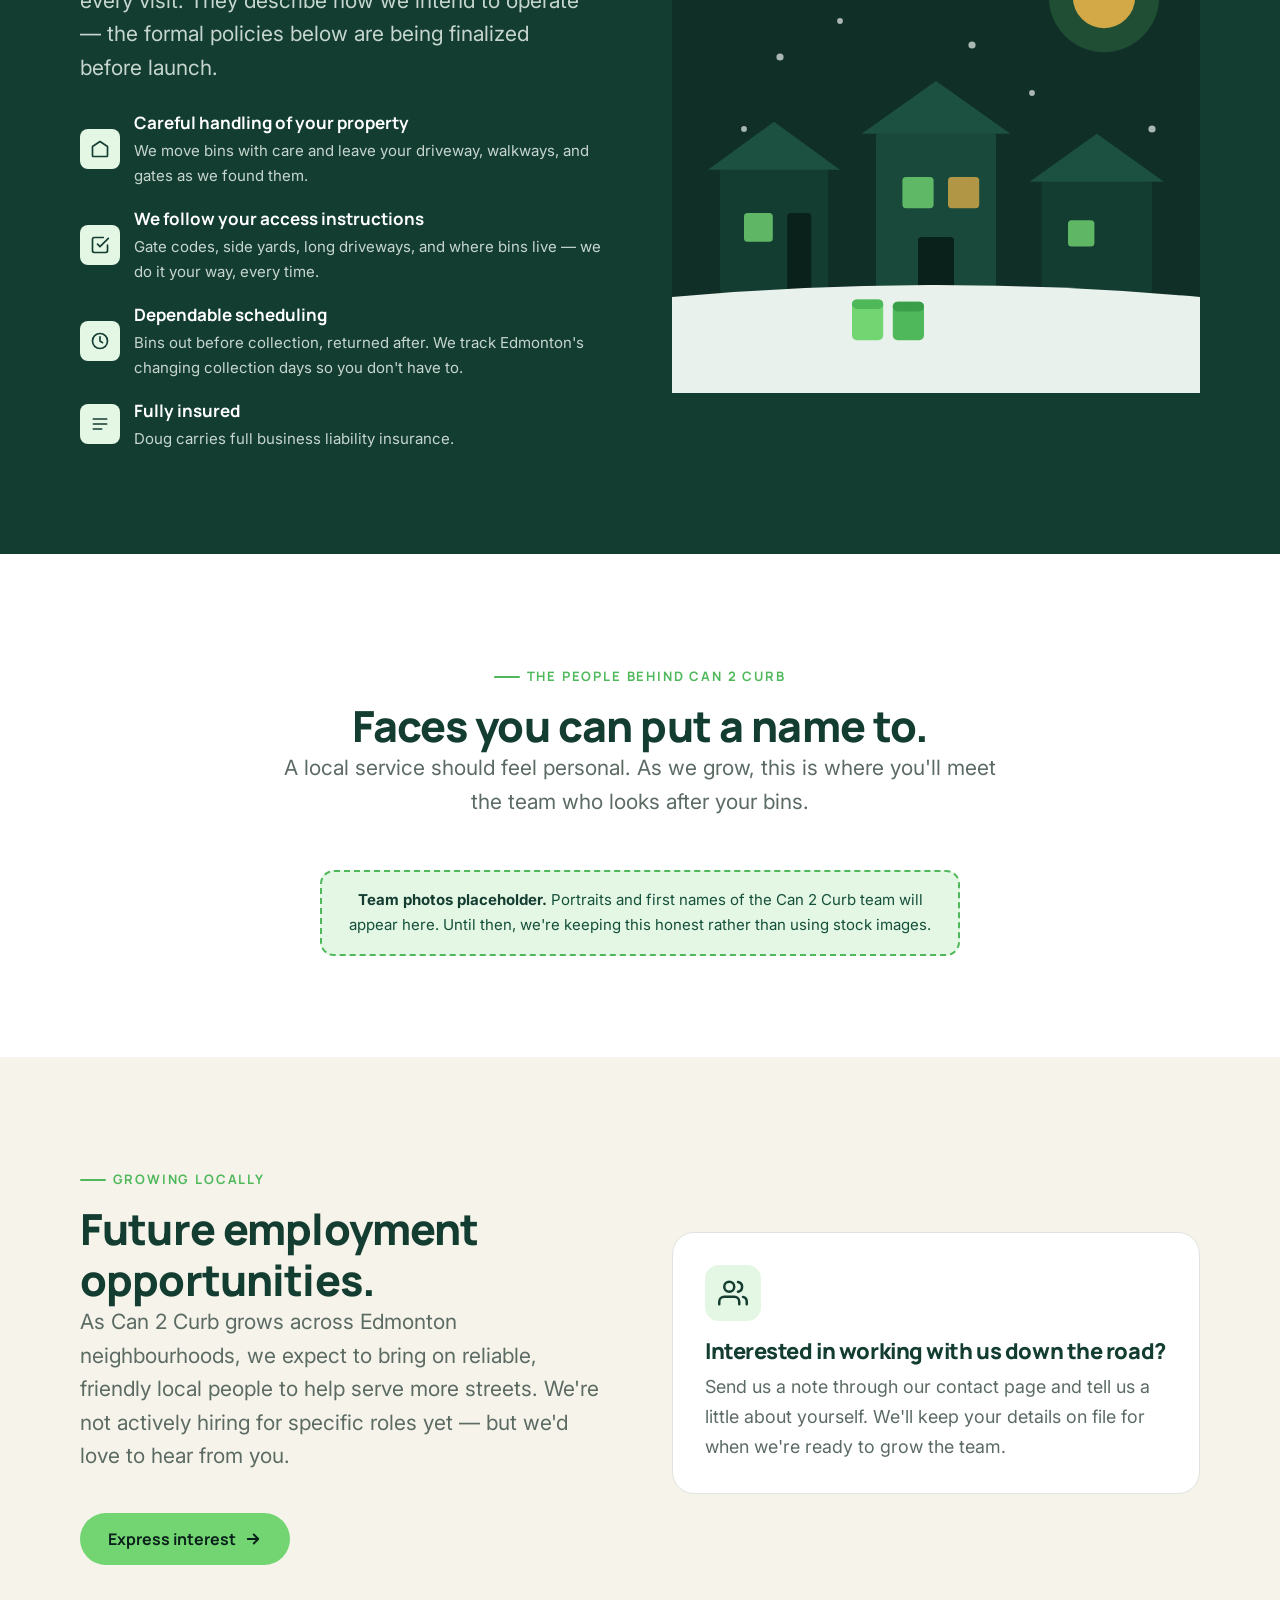
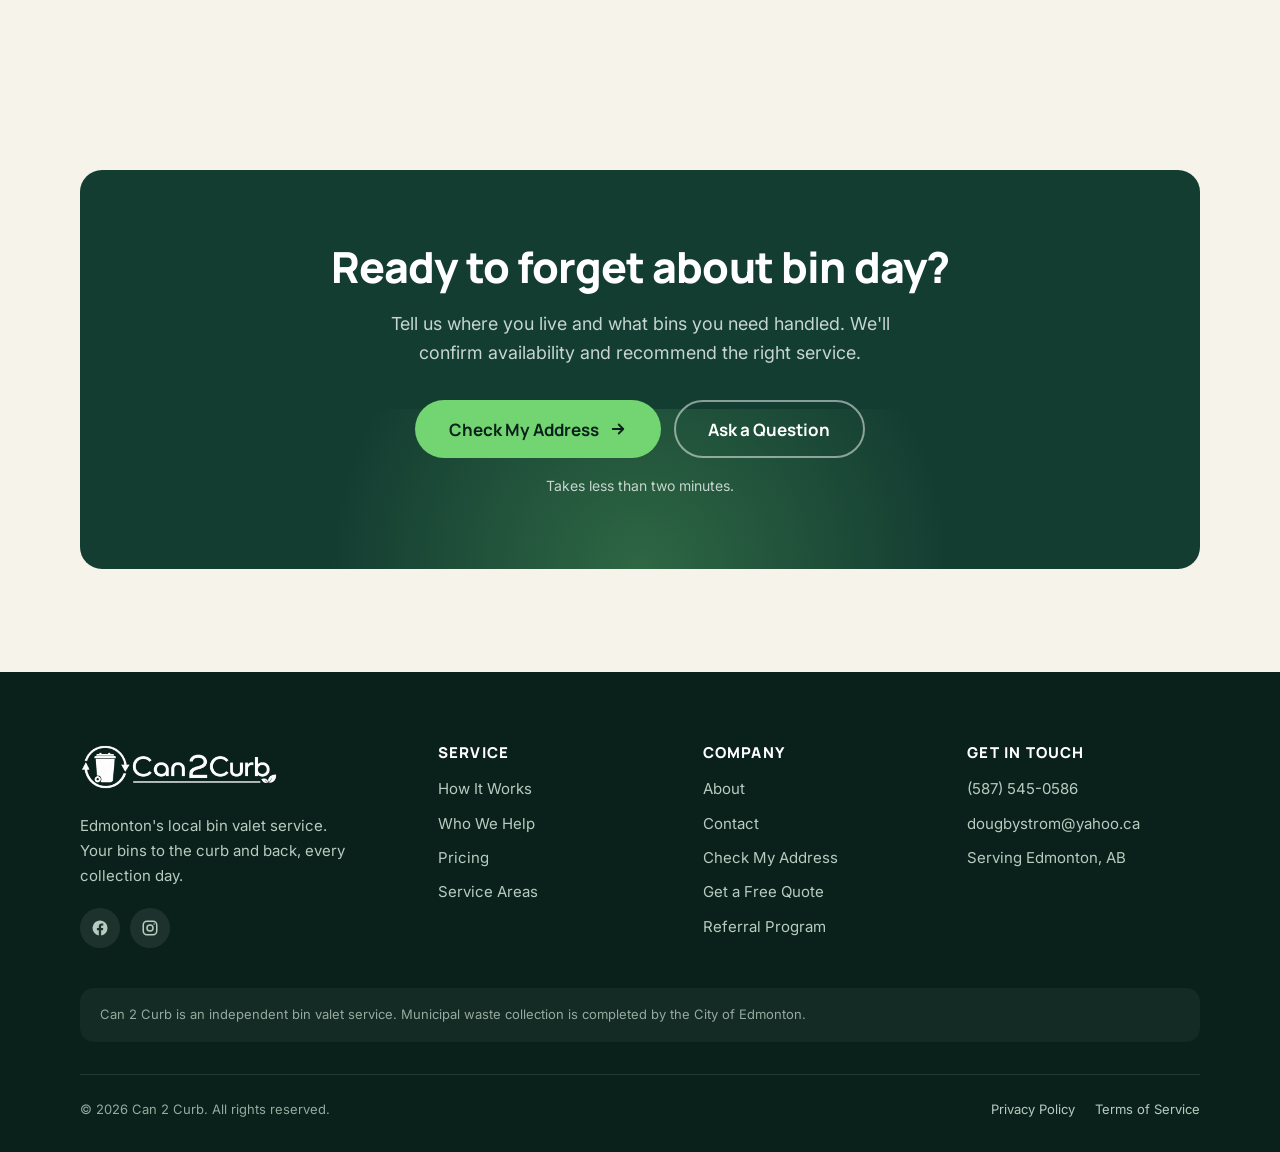
<file: about/index.html>
<!DOCTYPE html>
<html lang="en-CA">
<head>
  <meta charset="UTF-8" />
  <meta name="viewport" content="width=device-width, initial-scale=1" />

  <!-- ===== SEO: ABOUT ===== -->
  <title>About Can 2 Curb | Local Edmonton Bin Valet</title>
  <meta name="description" content="Meet Can 2 Curb, a local Edmonton bin valet service founded to make collection day effortless. Learn our values, our service standards, and the person behind the business." />
  <link rel="canonical" href="https://can2curb.ca/about/" />
  <meta name="robots" content="index, follow" />
  <meta name="theme-color" content="#143D32" />

  <!-- Open Graph / social -->
  <meta property="og:type" content="website" />
  <meta property="og:site_name" content="Can 2 Curb" />
  <meta property="og:title" content="About Can 2 Curb | Local Edmonton Bin Valet" />
  <meta property="og:description" content="A local, founder-led Edmonton bin valet service built around reliability, respect, and clear communication." />
  <meta property="og:url" content="https://can2curb.ca/about/" />
  <meta property="og:image" content="https://can2curb.ca/assets/images/og-image.png" /><!-- og-image.png (1200x630) generated from the logo; swap for a custom share card anytime -->
  <meta name="twitter:card" content="summary_large_image" />

  <!-- Favicons -->
  <link rel="icon" href="/assets/icons/favicon.svg" type="image/svg+xml" />
  <link rel="apple-touch-icon" href="/assets/icons/favicon.svg" />

  <!-- Fonts: preconnect + swap for performance -->
  <link rel="preconnect" href="https://fonts.googleapis.com" />
  <link rel="preconnect" href="https://fonts.gstatic.com" crossorigin />
  <link href="https://fonts.googleapis.com/css2?family=Manrope:wght@600;700;800&family=Inter:wght@400;500;600;700&display=swap" rel="stylesheet" />

  <link rel="stylesheet" href="/assets/css/styles.css?v=6" />
</head>
<body>
  <a class="skip-link" href="#main">Skip to main content</a>

  <!-- ============================================================= -->
  <!-- ANNOUNCEMENT BAR  (verbatim from home)                         -->
  <!-- ============================================================= -->
  <div class="announce" data-announce>
    <div class="announce__inner">
      <p class="announce__text"><strong>Now serving Edmonton.</strong> Join the priority service list as we launch in your neighbourhood.</p>
      <button class="announce__close" data-announce-close aria-label="Dismiss announcement">
        <svg width="16" height="16" viewBox="0 0 24 24" fill="none" stroke="currentColor" stroke-width="2.5" stroke-linecap="round" aria-hidden="true"><path d="M18 6 6 18M6 6l12 12"/></svg>
      </button>
    </div>
  </div>

  <!-- ============================================================= -->
  <!-- HEADER / NAV  (verbatim from home; About marked current)      -->
  <!-- ============================================================= -->
  <header class="site-header">
    <nav class="nav" data-nav aria-label="Primary">
      <div class="container nav__inner">
        <a class="brand" href="/" aria-label="Can 2 Curb home">
          <img class="brand__logo" src="/assets/images/logo.png" width="172" height="40" alt="" />
        </a>

        <ul class="nav__links">
          <li><a class="nav__link" href="/how-it-works/">How It Works</a></li>
          <li><a class="nav__link" href="/who-we-help/">Who We Help</a></li>
          <li><a class="nav__link" href="/pricing/">Pricing</a></li>
          <li><a class="nav__link" href="/service-areas/">Service Areas</a></li>
          <li><a class="nav__link" href="/about/" aria-current="page">About</a></li>
          <li><a class="nav__link" href="/contact/">Contact</a></li>
          <li><a class="nav__link" href="/#referral">Refer &amp; Save</a></li>
        </ul>

        <a class="btn btn--primary btn--sm nav__cta" href="/service-areas/#check">Check My Address</a>

        <button class="nav__toggle" data-menu-toggle aria-expanded="false" aria-controls="mobile-menu" aria-label="Open menu">
          <span class="burger" aria-hidden="true"><span></span><span></span><span></span></span>
        </button>
      </div>
    </nav>
    <div class="nav__backdrop" data-menu-backdrop></div>
    <div class="nav__mobile" id="mobile-menu" data-menu aria-label="Mobile">
      <a class="nav__link" href="/how-it-works/">How It Works</a>
      <a class="nav__link" href="/who-we-help/">Who We Help</a>
      <a class="nav__link" href="/pricing/">Pricing</a>
      <a class="nav__link" href="/service-areas/">Service Areas</a>
      <a class="nav__link" href="/about/" aria-current="page">About</a>
      <a class="nav__link" href="/contact/">Contact</a>
      <a class="nav__link" href="/#referral">Refer &amp; Save</a>
      <a class="btn btn--primary btn--block" href="/service-areas/#check">Check My Address</a>
    </div>
  </header>

  <main id="main">

    <!-- ============================================================= -->
    <!-- PAGE HERO                                                      -->
    <!-- ============================================================= -->
    <section class="page-hero">
      <div class="container page-hero__inner">
        <nav class="breadcrumb" aria-label="Breadcrumb">
          <a href="/">Home</a>
          <span aria-hidden="true">/</span>
          <span aria-current="page">About</span>
        </nav>
        <p class="eyebrow" data-reveal>Local &amp; founder-led</p>
        <h1 data-reveal data-reveal-delay="1">A neighbourly service, built around getting bin day right.</h1>
        <p class="lead" data-reveal data-reveal-delay="2">Can 2 Curb is an independent Edmonton bin valet service. We move your bins to the curb before collection and bring them back after — reliably, respectfully, and on your schedule. Here's who we are and what we stand for.</p>
      </div>
    </section>

    <!-- ============================================================= -->
    <!-- FOUNDER SECTION  (.owner layout reused from home)             -->
    <!-- ============================================================= -->
    <section class="section section--cream">
      <div class="container">
        <div class="owner">
          <div class="owner__photo" data-reveal>
            <img src="/assets/images/doug.jpg" width="800" height="1067" loading="lazy" decoding="async" alt="Doug, founder of Can 2 Curb" />
          </div>
          <div class="owner__copy">
            <p class="eyebrow" data-reveal>Meet the founder</p>
            <h2 class="h2" data-reveal data-reveal-delay="1">Meet Doug, founder of Can 2 Curb.</h2>
            <p class="lead" data-reveal data-reveal-delay="2">Originally from Vancouver, Doug has spent his career solving practical problems and keeping things running smoothly. His background spans project management, broadband infrastructure, and the oil and gas industry, where he helped design and install energy-saving lighting control systems for major brands including Imperial Oil, Chevron, and Petro-Canada.</p>
            <p data-reveal>For the past decade, Doug has operated his own property management company in Edmonton, providing year-round maintenance for group homes, youth homes, and residential properties throughout the Magrath area.</p>
            <p data-reveal>It was through this hands-on experience that Doug noticed a simple but persistent problem: garbage, recycling, and food bins were constantly being forgotten, left at the curb all day, blocking parking, or becoming someone else's responsibility.</p>
            <p data-reveal>That problem became the idea behind <strong>Can 2 Curb</strong>.</p>
            <p data-reveal>Doug built Can 2 Curb to make bin day one less thing people have to think about. Reliable, practical, and rooted in years of property-management experience, it's a simple service designed to make life easier for homeowners, property managers, group homes, and anyone who could use a helping hand.</p>
            <p data-reveal>When he's not working, you'll probably find Doug on a motorcycle or hitting the ski slopes.</p>
            <p data-reveal><a class="link-arrow" href="/contact/">Get in touch with us
              <svg width="18" height="18" viewBox="0 0 24 24" fill="none" stroke="currentColor" stroke-width="2.5" stroke-linecap="round" stroke-linejoin="round" aria-hidden="true"><path d="M5 12h14M13 6l6 6-6 6"/></svg>
            </a></p>
          </div>
        </div>
      </div>
    </section>

    <!-- ============================================================= -->
    <!-- COMPANY VALUES  (grid--3 of cards; 5 cards, wrapping)         -->
    <!-- ============================================================= -->
    <section class="section section--white">
      <div class="container">
        <div class="section-head center">
          <p class="eyebrow center" data-reveal>What we stand for</p>
          <h2 class="h2" data-reveal data-reveal-delay="1">The values behind every bin day.</h2>
          <p class="lead" data-reveal data-reveal-delay="2">We're a new local business, so these are the commitments we're building Can 2 Curb around — the standards we want every customer to feel.</p>
        </div>
        <div class="grid grid--3">
          <!-- Reliability -->
          <article class="card card--hover" data-reveal>
            <div class="card__icon" aria-hidden="true"><svg viewBox="0 0 24 24" fill="none" stroke="currentColor" stroke-width="2" stroke-linecap="round" stroke-linejoin="round"><circle cx="12" cy="12" r="9"/><path d="M12 7v5l3 2"/></svg></div>
            <h3>Reliability</h3>
            <p>Collection day runs on a schedule, so we do too. Once your service is set, showing up on time is our job to remember — not yours.</p>
          </article>
          <!-- Respect -->
          <article class="card card--hover" data-reveal data-reveal-delay="1">
            <div class="card__icon" aria-hidden="true"><svg viewBox="0 0 24 24" fill="none" stroke="currentColor" stroke-width="2" stroke-linecap="round" stroke-linejoin="round"><path d="M20.8 4.6a5.5 5.5 0 0 0-7.8 0L12 5.6l-1-1a5.5 5.5 0 0 0-7.8 7.8l1 1L12 21l7.8-7.6 1-1a5.5 5.5 0 0 0 0-7.8z"/></svg></div>
            <h3>Respect</h3>
            <p>Your property is yours. We treat every driveway, gate, and quiet street the way we'd want ours treated — courteous and unobtrusive.</p>
          </article>
          <!-- Clear communication -->
          <article class="card card--hover" data-reveal data-reveal-delay="2">
            <div class="card__icon" aria-hidden="true"><svg viewBox="0 0 24 24" fill="none" stroke="currentColor" stroke-width="2" stroke-linecap="round" stroke-linejoin="round"><path d="M21 11.5a8.4 8.4 0 0 1-9 8.4L3 21l1.1-5A8.4 8.4 0 1 1 21 11.5z"/></svg></div>
            <h3>Clear communication</h3>
            <p>Straightforward answers, no jargon, and an easy way to reach a real local person when your plans or schedule change.</p>
          </article>
          <!-- Care for customers' property -->
          <article class="card card--hover" data-reveal>
            <div class="card__icon" aria-hidden="true"><svg viewBox="0 0 24 24" fill="none" stroke="currentColor" stroke-width="2" stroke-linecap="round" stroke-linejoin="round"><path d="M3 9l9-6 9 6v11a1 1 0 0 1-1 1h-5v-6H9v6H4a1 1 0 0 1-1-1z"/><path d="M9 12l2 2 4-4"/></svg></div>
            <h3>Care for your property</h3>
            <p>Careful handling and tidy placement. Bins go out neatly and come back to the exact spot you asked for — gates closed behind us.</p>
          </article>
          <!-- Local accountability -->
          <article class="card card--hover" data-reveal data-reveal-delay="1">
            <div class="card__icon" aria-hidden="true"><svg viewBox="0 0 24 24" fill="none" stroke="currentColor" stroke-width="2" stroke-linecap="round" stroke-linejoin="round"><path d="M12 21s-7-4.5-7-11a7 7 0 0 1 14 0c0 6.5-7 11-7 11z"/><circle cx="12" cy="10" r="2.5"/></svg></div>
            <h3>Local accountability</h3>
            <p>We live and work in Edmonton. That means we answer for our own service — no call centre, no runaround, just a neighbour you can hold to it.</p>
          </article>
        </div>
      </div>
    </section>

    <!-- ============================================================= -->
    <!-- HOW WE WORK  (service standards framed as commitments)       -->
    <!-- ============================================================= -->
    <section class="section section--evergreen">
      <div class="container">
        <div class="split">
          <div class="split__copy">
            <p class="eyebrow" data-reveal>How we work</p>
            <h2 class="h2" data-reveal data-reveal-delay="1">Our service standards.</h2>
            <p class="lead" data-reveal data-reveal-delay="2">These are the commitments we hold ourselves to on every visit. They describe how we intend to operate — the formal policies below are being finalized before launch.</p>
            <ul class="feature-list" data-reveal data-reveal-delay="3">
              <li>
                <span class="fl-ic" aria-hidden="true"><svg width="20" height="20" viewBox="0 0 24 24" fill="none" stroke="currentColor" stroke-width="2" stroke-linecap="round" stroke-linejoin="round"><path d="M3 9l9-6 9 6v11a1 1 0 0 1-1 1H4a1 1 0 0 1-1-1z"/></svg></span>
                <div><strong>Careful handling of your property</strong><p>We move bins with care and leave your driveway, walkways, and gates as we found them.</p></div>
              </li>
              <li>
                <span class="fl-ic" aria-hidden="true"><svg width="20" height="20" viewBox="0 0 24 24" fill="none" stroke="currentColor" stroke-width="2" stroke-linecap="round" stroke-linejoin="round"><path d="M9 11l3 3L22 4"/><path d="M21 12v7a2 2 0 0 1-2 2H5a2 2 0 0 1-2-2V5a2 2 0 0 1 2-2h11"/></svg></span>
                <div><strong>We follow your access instructions</strong><p>Gate codes, side yards, long driveways, and where bins live — we do it your way, every time.</p></div>
              </li>
              <li>
                <span class="fl-ic" aria-hidden="true"><svg width="20" height="20" viewBox="0 0 24 24" fill="none" stroke="currentColor" stroke-width="2" stroke-linecap="round" stroke-linejoin="round"><circle cx="12" cy="12" r="9"/><path d="M12 7v5l3 2"/></svg></span>
                <div><strong>Dependable scheduling</strong><p>Bins out before collection, returned after. We track Edmonton's changing collection days so you don't have to.</p></div>
              </li>
              <li>
                <span class="fl-ic" aria-hidden="true"><svg width="20" height="20" viewBox="0 0 24 24" fill="none" stroke="currentColor" stroke-width="2" stroke-linecap="round" stroke-linejoin="round"><path d="M4 6h16M4 12h16M4 18h10"/></svg></span>
                <div><strong>Fully insured</strong><p>Doug carries full business liability insurance.</p></div>
              </li>
            </ul>
          </div>
          <div class="split__media" data-reveal data-reveal-delay="2">
            <!-- Reused stylised Edmonton neighbourhood SVG (no fixed pixel width; scales to column) -->
            <svg viewBox="0 0 440 400" role="img" aria-label="Stylised Edmonton neighbourhood with bins at the curb" xmlns="http://www.w3.org/2000/svg">
              <rect width="440" height="400" rx="22" fill="#0F2F27"/>
              <circle cx="360" cy="70" r="46" fill="#72D572" opacity="0.18"/>
              <circle cx="360" cy="70" r="26" fill="#F2B84B" opacity="0.85"/>
              <g>
                <rect x="40" y="210" width="90" height="110" rx="6" fill="#143D32"/>
                <path d="M30 214l55-40 55 40z" fill="#1C5142"/>
                <rect x="60" y="250" width="24" height="24" rx="3" fill="#72D572" opacity="0.8"/>
                <rect x="96" y="250" width="20" height="70" rx="3" fill="#0A211B"/>
                <rect x="170" y="180" width="100" height="140" rx="6" fill="#18493B"/>
                <path d="M158 184l62-44 62 44z" fill="#1C5142"/>
                <rect x="192" y="220" width="26" height="26" rx="3" fill="#72D572" opacity="0.8"/>
                <rect x="230" y="220" width="26" height="26" rx="3" fill="#F2B84B" opacity="0.7"/>
                <rect x="205" y="270" width="30" height="50" rx="3" fill="#0A211B"/>
                <rect x="308" y="220" width="92" height="100" rx="6" fill="#143D32"/>
                <path d="M298 224l56-40 56 40z" fill="#1C5142"/>
                <rect x="330" y="256" width="22" height="22" rx="3" fill="#72D572" opacity="0.8"/>
              </g>
              <path d="M0 320 Q220 300 440 320 V400 H0 Z" fill="#E9F1EC"/>
              <g transform="translate(150 322)">
                <rect x="0" y="0" width="26" height="34" rx="4" fill="#72D572"/><rect x="0" y="0" width="26" height="8" rx="4" fill="#4FB85B"/>
                <rect x="34" y="2" width="26" height="32" rx="4" fill="#4FB85B"/><rect x="34" y="2" width="26" height="8" rx="4" fill="#3A9E48"/>
              </g>
              <g fill="#E9F1EC" opacity="0.7">
                <circle cx="90" cy="120" r="3"/><circle cx="140" cy="90" r="2.4"/><circle cx="250" cy="110" r="3"/><circle cx="300" cy="150" r="2.4"/><circle cx="400" cy="180" r="3"/><circle cx="60" cy="180" r="2.4"/>
              </g>
            </svg>
          </div>
        </div>
      </div>
    </section>

    <!-- ============================================================= -->
    <!-- TEAM PHOTOS PLACEHOLDER                                        -->
    <!-- ============================================================= -->
    <section class="section section--white">
      <div class="container">
        <div class="section-head center">
          <p class="eyebrow center" data-reveal>The people behind Can 2 Curb</p>
          <h2 class="h2" data-reveal data-reveal-delay="1">Faces you can put a name to.</h2>
          <p class="lead" data-reveal data-reveal-delay="2">A local service should feel personal. As we grow, this is where you'll meet the team who looks after your bins.</p>
        </div>
        <!-- TODO(Doug): replace this placeholder with real team photos + first names/roles once available.
             Suggested: a grid of portrait images, e.g. <img src="/assets/images/team-*.jpg" width="360" height="360" alt="..."> -->
        <div class="placeholder-note text-center" data-reveal style="max-width:640px;margin-inline:auto;">
          <strong>Team photos placeholder.</strong> Portraits and first names of the Can 2 Curb team will appear here. Until then, we're keeping this honest rather than using stock images.
        </div>
      </div>
    </section>

    <!-- ============================================================= -->
    <!-- FUTURE EMPLOYMENT OPPORTUNITIES                                -->
    <!-- ============================================================= -->
    <section class="section section--cream">
      <div class="container">
        <div class="split">
          <div class="split__copy">
            <p class="eyebrow" data-reveal>Growing locally</p>
            <h2 class="h2" data-reveal data-reveal-delay="1">Future employment opportunities.</h2>
            <p class="lead" data-reveal data-reveal-delay="2">As Can 2 Curb grows across Edmonton neighbourhoods, we expect to bring on reliable, friendly local people to help serve more streets. We're not actively hiring for specific roles yet — but we'd love to hear from you.</p>
            <p class="mt-lg" data-reveal>
              <a class="btn btn--primary" href="/contact/">Express interest
                <svg class="btn__icon" width="18" height="18" viewBox="0 0 24 24" fill="none" stroke="currentColor" stroke-width="2.5" stroke-linecap="round" stroke-linejoin="round" aria-hidden="true"><path d="M5 12h14M13 6l6 6-6 6"/></svg>
              </a>
            </p>
          </div>
          <div class="split__media" data-reveal data-reveal-delay="2">
            <div class="card">
              <div class="card__icon" aria-hidden="true"><svg viewBox="0 0 24 24" fill="none" stroke="currentColor" stroke-width="2" stroke-linecap="round" stroke-linejoin="round"><path d="M17 21v-2a4 4 0 0 0-4-4H5a4 4 0 0 0-4 4v2"/><circle cx="9" cy="7" r="4"/><path d="M23 21v-2a4 4 0 0 0-3-3.87M16 3.13A4 4 0 0 1 16 11"/></svg></div>
              <h3>Interested in working with us down the road?</h3>
              <p>Send us a note through our contact page and tell us a little about yourself. We'll keep your details on file for when we're ready to grow the team.</p>
            </div>
          </div>
        </div>
      </div>
    </section>

    <!-- ============================================================= -->
    <!-- FINAL CTA  (verbatim from home)                               -->
    <!-- ============================================================= -->
    <section class="section final-cta section--cream">
      <div class="container">
        <div class="final-cta__card" data-reveal>
          <h2 class="h2">Ready to forget about bin day?</h2>
          <p>Tell us where you live and what bins you need handled. We'll confirm availability and recommend the right service.</p>
          <div class="btn-row">
            <a class="btn btn--primary btn--lg" href="/service-areas/#check">Check My Address
              <svg class="btn__icon" width="18" height="18" viewBox="0 0 24 24" fill="none" stroke="currentColor" stroke-width="2.5" stroke-linecap="round" stroke-linejoin="round" aria-hidden="true"><path d="M5 12h14M13 6l6 6-6 6"/></svg>
            </a>
            <a class="btn btn--on-dark btn--secondary btn--lg" href="/contact/">Ask a Question</a>
          </div>
          <p class="final-cta__micro">Takes less than two minutes.</p>
        </div>
      </div>
    </section>

  </main>

  <!-- ============================================================= -->
  <!-- FOOTER  (verbatim from home)                                   -->
  <!-- ============================================================= -->
  <footer class="footer">
    <div class="container">
      <div class="footer__top">
        <div class="footer__brand">
          <a class="brand" href="/" aria-label="Can 2 Curb home">
            <img class="brand__logo brand__logo--footer" src="/assets/images/logo-white.png" width="172" height="40" alt="" />
          </a>
          <p class="footer__desc">Edmonton's local bin valet service. Your bins to the curb and back, every collection day.</p>
          <div class="footer__social">
            <a href="#" data-fb aria-label="Can 2 Curb on Facebook"><svg width="18" height="18" viewBox="0 0 24 24" fill="currentColor" aria-hidden="true"><path d="M22 12a10 10 0 1 0-11.6 9.9v-7H7.9V12h2.5V9.8c0-2.5 1.5-3.9 3.8-3.9 1.1 0 2.2.2 2.2.2v2.5h-1.3c-1.2 0-1.6.8-1.6 1.6V12h2.8l-.4 2.9h-2.4v7A10 10 0 0 0 22 12z"/></svg></a>
            <a href="#" data-ig aria-label="Can 2 Curb on Instagram"><svg width="18" height="18" viewBox="0 0 24 24" fill="none" stroke="currentColor" stroke-width="2" aria-hidden="true"><rect x="3" y="3" width="18" height="18" rx="5"/><circle cx="12" cy="12" r="4"/><circle cx="17.5" cy="6.5" r="1" fill="currentColor" stroke="none"/></svg></a>
          </div>
        </div>
        <div class="footer__col">
          <h4>Service</h4>
          <ul>
            <li><a href="/how-it-works/">How It Works</a></li>
            <li><a href="/who-we-help/">Who We Help</a></li>
            <li><a href="/pricing/">Pricing</a></li>
            <li><a href="/service-areas/">Service Areas</a></li>
          </ul>
        </div>
        <div class="footer__col">
          <h4>Company</h4>
          <ul>
            <li><a href="/about/">About</a></li>
            <li><a href="/contact/">Contact</a></li>
            <li><a href="/service-areas/#check">Check My Address</a></li>
            <li><a href="/contact/">Get a Free Quote</a></li>
            <li><a href="/#referral">Referral Program</a></li>
          </ul>
        </div>
        <div class="footer__col">
          <h4>Get in touch</h4>
          <ul>
            <li><a href="tel:+15875450586" data-phone>(587) 545-0586</a></li>
            <li><a href="mailto:dougbystrom@yahoo.ca" data-email>dougbystrom@yahoo.ca</a></li>
            <li>Serving Edmonton, AB</li>
          </ul>
        </div>
      </div>

      <p class="footer__disclaimer">Can 2 Curb is an independent bin valet service. Municipal waste collection is completed by the City of Edmonton.</p>

      <div class="footer__bottom">
        <p>&copy; <span data-year>2026</span> Can 2 Curb. All rights reserved.</p>
        <div class="footer__bottom-links">
          <a href="/privacy/">Privacy Policy</a>
          <a href="/terms/">Terms of Service</a>
        </div>
      </div>
    </div>
  </footer>

  <script src="/assets/js/main.js?v=6" defer></script>
</body>
</html>
</file>
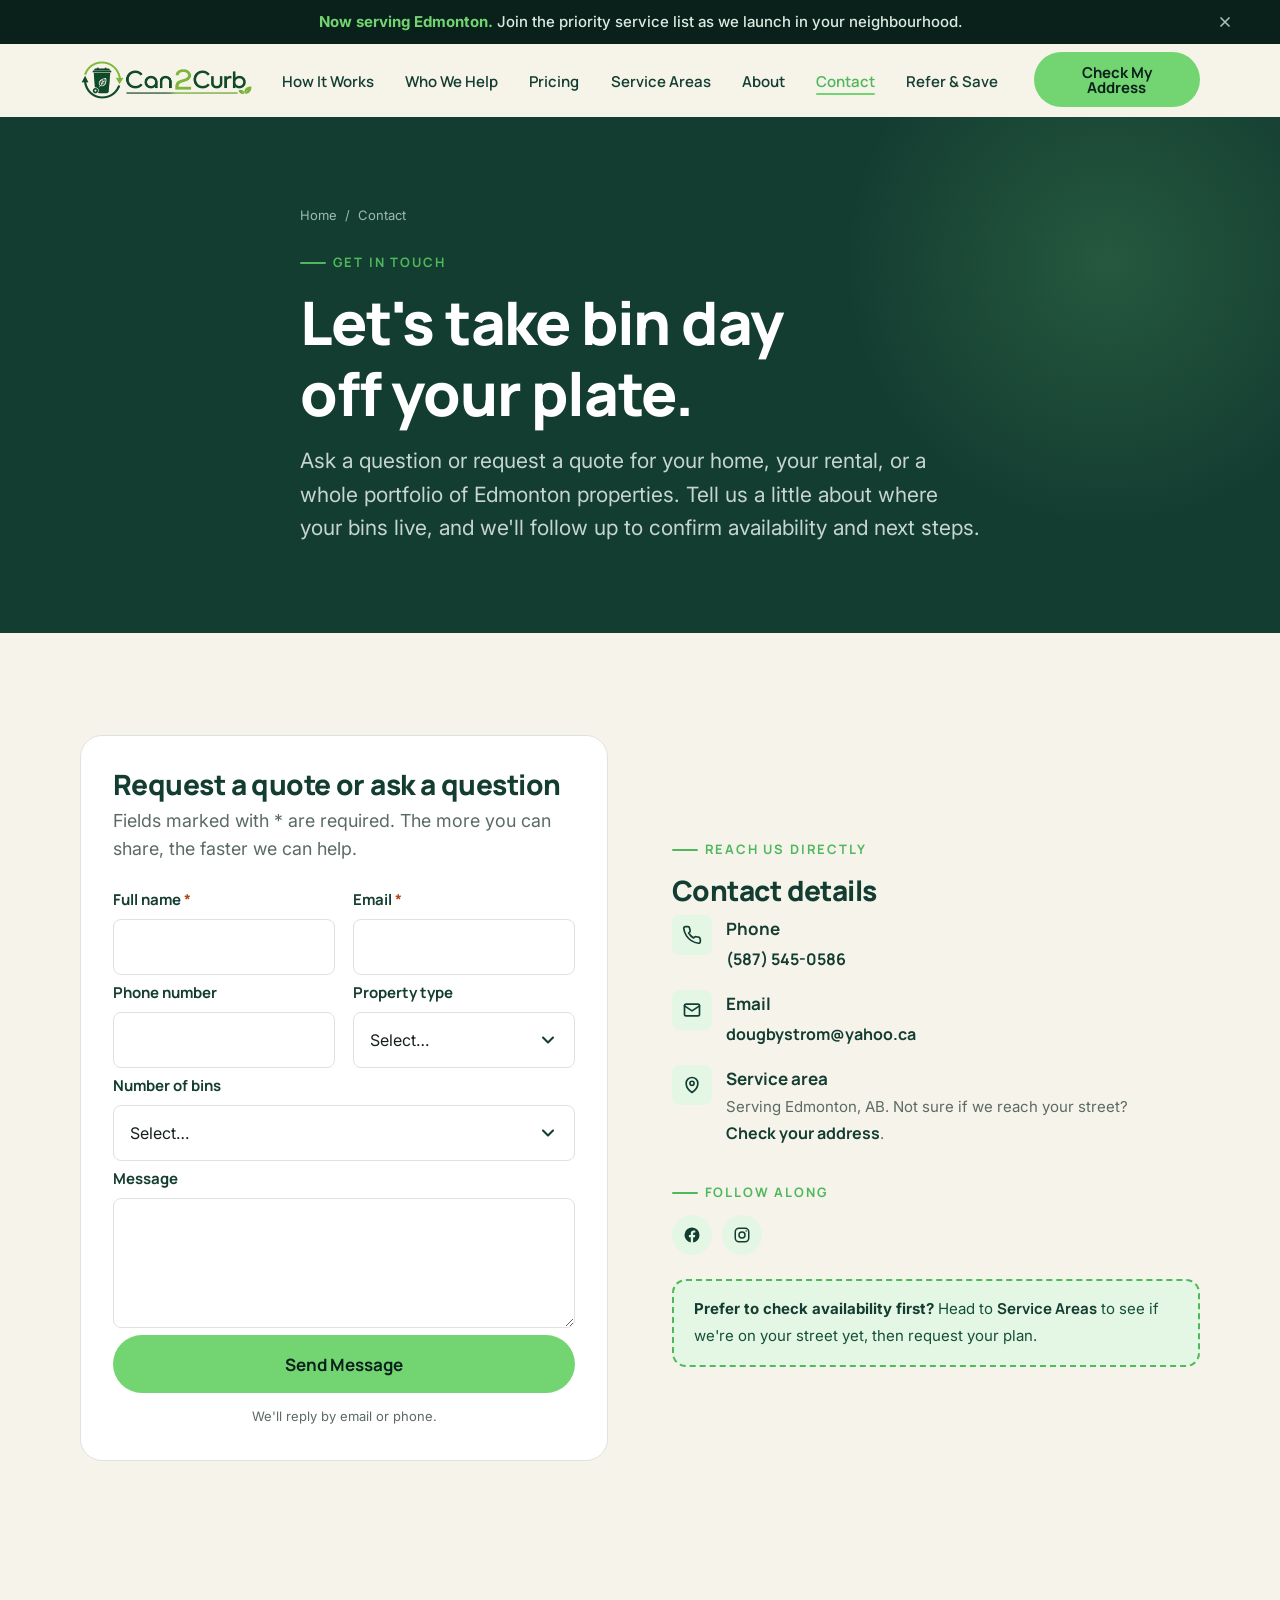
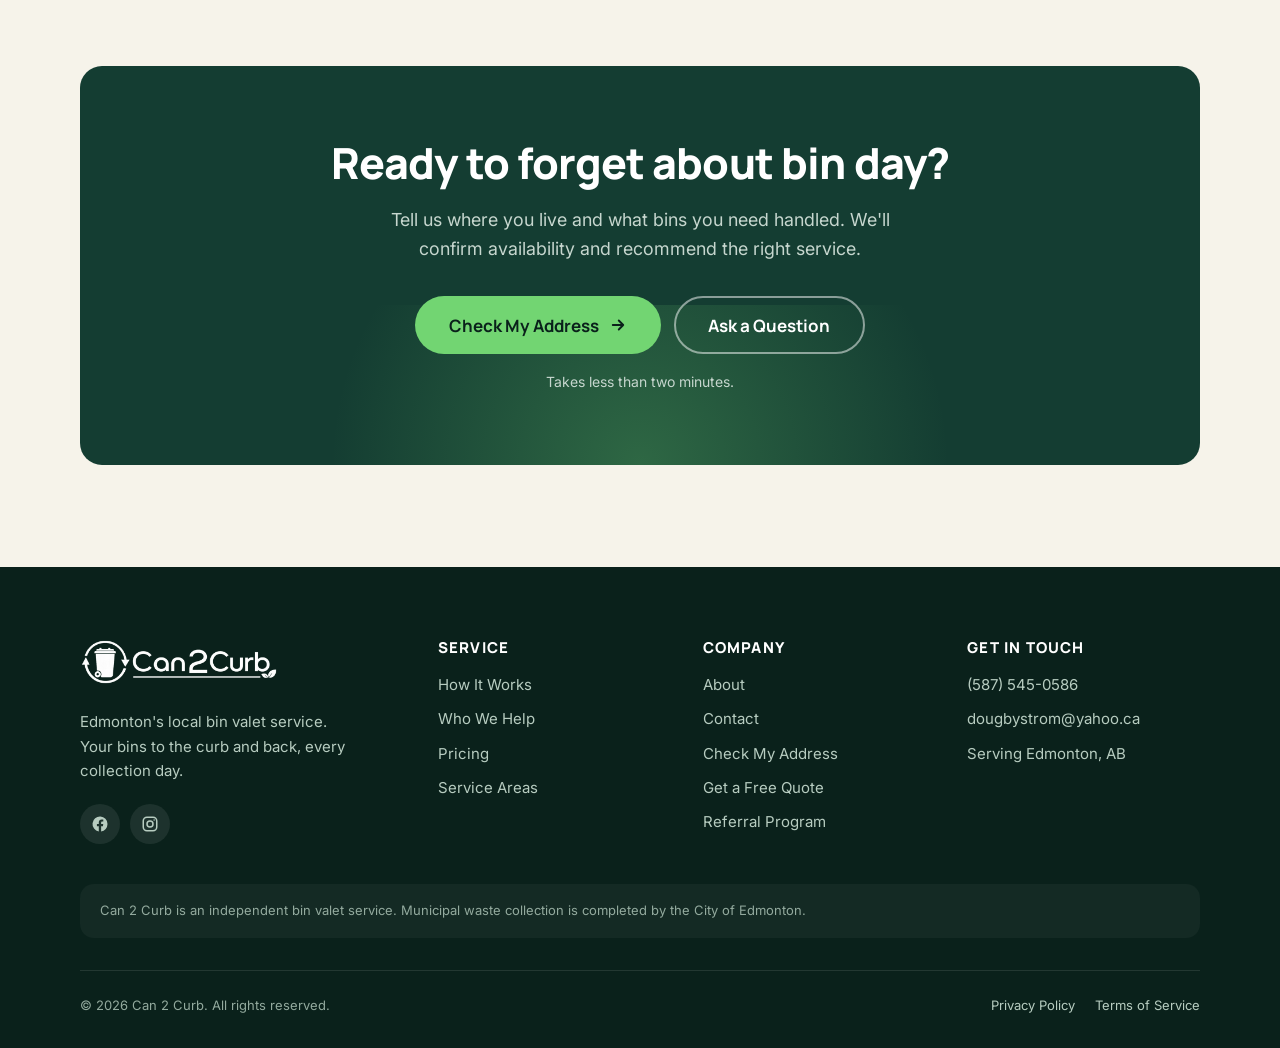
<file: contact/index.html>
<!DOCTYPE html>
<html lang="en-CA">
<head>
  <meta charset="UTF-8" />
  <meta name="viewport" content="width=device-width, initial-scale=1" />

  <!-- ===== SEO: CONTACT ===== -->
  <title>Contact Can 2 Curb | Edmonton Bin Valet Service</title>
  <meta name="description" content="Get in touch with Can 2 Curb, Edmonton's local bin valet service. Request a residential, multi-property, or group-home quote, or ask us anything about collection-day service." />
  <link rel="canonical" href="https://can2curb.ca/contact/" />
  <meta name="robots" content="index, follow" />
  <meta name="theme-color" content="#143D32" />

  <!-- Open Graph / social -->
  <meta property="og:type" content="website" />
  <meta property="og:site_name" content="Can 2 Curb" />
  <meta property="og:title" content="Contact Can 2 Curb | Edmonton Bin Valet Service" />
  <meta property="og:description" content="Request a quote or ask a question. Can 2 Curb serves Edmonton, Alberta with reliable bin valet service." />
  <meta property="og:url" content="https://can2curb.ca/contact/" />
  <meta property="og:image" content="https://can2curb.ca/assets/images/og-image.png" /><!-- og-image.png (1200x630) generated from the logo; swap for a custom share card anytime -->
  <meta name="twitter:card" content="summary_large_image" />

  <!-- Favicons -->
  <link rel="icon" href="/assets/icons/favicon.svg" type="image/svg+xml" />
  <link rel="apple-touch-icon" href="/assets/icons/favicon.svg" />

  <!-- Fonts: preconnect + swap for performance -->
  <link rel="preconnect" href="https://fonts.googleapis.com" />
  <link rel="preconnect" href="https://fonts.gstatic.com" crossorigin />
  <link href="https://fonts.googleapis.com/css2?family=Manrope:wght@600;700;800&family=Inter:wght@400;500;600;700&display=swap" rel="stylesheet" />

  <link rel="stylesheet" href="/assets/css/styles.css?v=6" />
</head>
<body>
  <a class="skip-link" href="#main">Skip to main content</a>

  <!-- ============================================================= -->
  <!-- ANNOUNCEMENT BAR  (verbatim from home)                         -->
  <!-- ============================================================= -->
  <div class="announce" data-announce>
    <div class="announce__inner">
      <p class="announce__text"><strong>Now serving Edmonton.</strong> Join the priority service list as we launch in your neighbourhood.</p>
      <button class="announce__close" data-announce-close aria-label="Dismiss announcement">
        <svg width="16" height="16" viewBox="0 0 24 24" fill="none" stroke="currentColor" stroke-width="2.5" stroke-linecap="round" aria-hidden="true"><path d="M18 6 6 18M6 6l12 12"/></svg>
      </button>
    </div>
  </div>

  <!-- ============================================================= -->
  <!-- HEADER / NAV  (verbatim from home; Contact marked current)    -->
  <!-- ============================================================= -->
  <header class="site-header">
    <nav class="nav" data-nav aria-label="Primary">
      <div class="container nav__inner">
        <a class="brand" href="/" aria-label="Can 2 Curb home">
          <img class="brand__logo" src="/assets/images/logo.png" width="172" height="40" alt="" />
        </a>

        <ul class="nav__links">
          <li><a class="nav__link" href="/how-it-works/">How It Works</a></li>
          <li><a class="nav__link" href="/who-we-help/">Who We Help</a></li>
          <li><a class="nav__link" href="/pricing/">Pricing</a></li>
          <li><a class="nav__link" href="/service-areas/">Service Areas</a></li>
          <li><a class="nav__link" href="/about/">About</a></li>
          <li><a class="nav__link" href="/contact/" aria-current="page">Contact</a></li>
          <li><a class="nav__link" href="/#referral">Refer &amp; Save</a></li>
        </ul>

        <a class="btn btn--primary btn--sm nav__cta" href="/service-areas/#check">Check My Address</a>

        <button class="nav__toggle" data-menu-toggle aria-expanded="false" aria-controls="mobile-menu" aria-label="Open menu">
          <span class="burger" aria-hidden="true"><span></span><span></span><span></span></span>
        </button>
      </div>
    </nav>
    <div class="nav__backdrop" data-menu-backdrop></div>
    <div class="nav__mobile" id="mobile-menu" data-menu aria-label="Mobile">
      <a class="nav__link" href="/how-it-works/">How It Works</a>
      <a class="nav__link" href="/who-we-help/">Who We Help</a>
      <a class="nav__link" href="/pricing/">Pricing</a>
      <a class="nav__link" href="/service-areas/">Service Areas</a>
      <a class="nav__link" href="/about/">About</a>
      <a class="nav__link" href="/contact/" aria-current="page">Contact</a>
      <a class="nav__link" href="/#referral">Refer &amp; Save</a>
      <a class="btn btn--primary btn--block" href="/service-areas/#check">Check My Address</a>
    </div>
  </header>

  <main id="main">

    <!-- ============================================================= -->
    <!-- PAGE HERO                                                      -->
    <!-- ============================================================= -->
    <section class="page-hero">
      <div class="container page-hero__inner">
        <nav class="breadcrumb" aria-label="Breadcrumb">
          <a href="/">Home</a>
          <span aria-hidden="true">/</span>
          <span aria-current="page">Contact</span>
        </nav>
        <p class="eyebrow" data-reveal>Get in touch</p>
        <h1 data-reveal data-reveal-delay="1">Let's take bin day off your plate.</h1>
        <p class="lead" data-reveal data-reveal-delay="2">Ask a question or request a quote for your home, your rental, or a whole portfolio of Edmonton properties. Tell us a little about where your bins live, and we'll follow up to confirm availability and next steps.</p>
      </div>
    </section>

    <!-- ============================================================= -->
    <!-- CONTACT: FORM (left) + DETAILS (right)                        -->
    <!-- ============================================================= -->
    <section class="section section--cream">
      <div class="container">
        <div class="split">

          <!-- LEFT: contact form in a card -->
          <div class="split__copy" data-reveal>
            <div class="card">
              <h2 class="h2" style="font-size:var(--fs-h3);margin-bottom:0.35rem;">Request a quote or ask a question</h2>
              <p class="lead" style="font-size:var(--fs-body);margin-bottom:1.5rem;">Fields marked with <span class="req" aria-hidden="true">*</span> are required. The more you can share, the faster we can help.</p>

              <!-- Submits to Growtheon (LeadRescue) via main.js. Each field's data-gt is the
                   Growtheon field ID; the form is tagged with data-growtheon-form (its form ID).
                   The publishable key + endpoint live in the CAN2CURB.growtheon config in main.js. -->
              <form class="form" data-form data-growtheon-form="66ac1bc5-ea60-4c94-86b0-e5260d215da8" novalidate>
                <div data-form-fields>
                  <div class="form__row form__row--2">
                    <div class="field"><label for="c-name">Full name <span class="req" aria-hidden="true">*</span></label><input class="input" id="c-name" name="name" type="text" required autocomplete="name" data-gt="full-name-field_1787070412759_f7xbzr" /><p class="field__error" aria-live="polite"></p></div>
                    <div class="field"><label for="c-email">Email <span class="req" aria-hidden="true">*</span></label><input class="input" id="c-email" name="email" type="email" required autocomplete="email" data-gt="email-field_1786976969620_j38epc" /><p class="field__error" aria-live="polite"></p></div>
                  </div>
                  <div class="form__row form__row--2">
                    <div class="field"><label for="c-phone">Phone number</label><input class="input" id="c-phone" name="phone" type="tel" autocomplete="tel" data-gt="phone-field_1787070567818_c7mxn2" /><p class="field__error" aria-live="polite"></p></div>
                    <div class="field"><label for="c-ptype">Property type</label><select class="select" id="c-ptype" name="property_type" data-gt="select-field_1786976735512_5mmm2n"><option value="">Select…</option><option value="option1">Single-family home</option><option value="option2">Townhouse</option><option value="option3">Duplex</option><option value="option4">Condo / apartment</option><option value="option5">Airbnb / short-term rental</option><option value="option6">Group home</option><option value="option7">Multiple properties</option></select><p class="field__error" aria-live="polite"></p></div>
                  </div>
                  <div class="field"><label for="c-bins">Number of bins</label><select class="select" id="c-bins" name="bins" data-gt="select-field_1786976930928_vlhx33"><option value="">Select…</option><option value="option1">1</option><option value="option2">2</option><option value="option3">3</option><option value="option4">4+</option></select><p class="field__error" aria-live="polite"></p></div>
                  <div class="field"><label for="c-message">Message</label><textarea class="textarea" id="c-message" name="message" data-gt="textarea-field_1787072563394_5tkkvl"></textarea><p class="field__error" aria-live="polite"></p></div>
                  <div class="hp-field" aria-hidden="true"><label>Leave blank<input type="text" tabindex="-1" autocomplete="off" name="company_hp" data-honeypot /></label></div>
                  <div class="form-status form-status--error" data-form-error hidden tabindex="-1" role="alert"><strong>Please fix the following:</strong><ul data-form-error-list></ul></div>
                  <button class="btn btn--primary btn--lg btn--block" type="submit"><span class="btn__label">Send Message</span><svg class="btn__spinner" width="18" height="18" viewBox="0 0 24 24" fill="none" stroke="currentColor" stroke-width="3" aria-hidden="true"><path d="M12 3a9 9 0 1 0 9 9" stroke-linecap="round"/></svg></button>
                  <p class="text-center" style="font-size:0.8125rem;color:var(--text-muted);margin-top:0.85rem;">We'll reply by email or phone.</p>
                </div>
                <div class="form-success" data-form-success hidden>
                  <svg class="success-check" viewBox="0 0 60 60" aria-hidden="true"><circle cx="30" cy="30" r="26"/><path d="M18 31l8 8 16-17"/></svg>
                  <h3>Thanks — your message is on its way.</h3>
                  <p>We'll get back to you soon to confirm details and next steps.</p>
                </div>
              </form>
            </div>
          </div>

          <!-- RIGHT: contact details -->
          <div class="split__media" data-reveal data-reveal-delay="1">
            <div class="stack">
              <div>
                <p class="eyebrow">Reach us directly</p>
                <h2 class="h2" style="font-size:var(--fs-h3);">Contact details</h2>
              </div>

              <ul class="feature-list" style="margin-top:0.5rem;">
                <!-- Phone -->
                <li>
                  <span class="fl-ic" aria-hidden="true"><svg width="20" height="20" viewBox="0 0 24 24" fill="none" stroke="currentColor" stroke-width="2" stroke-linecap="round" stroke-linejoin="round"><path d="M22 16.9v3a2 2 0 0 1-2.2 2 19.8 19.8 0 0 1-8.6-3.1 19.5 19.5 0 0 1-6-6 19.8 19.8 0 0 1-3.1-8.7A2 2 0 0 1 4.1 2h3a2 2 0 0 1 2 1.7c.1.9.3 1.8.6 2.7a2 2 0 0 1-.5 2.1L8 9.6a16 16 0 0 0 6 6l1.1-1.1a2 2 0 0 1 2.1-.5c.9.3 1.8.5 2.7.6a2 2 0 0 1 1.7 2z"/></svg></span>
                  <div><strong>Phone</strong><p><a class="link-arrow" href="tel:+15875450586" data-phone style="font-size:1rem;">(587) 545-0586</a></p></div>
                </li>
                <!-- Email -->
                <li>
                  <span class="fl-ic" aria-hidden="true"><svg width="20" height="20" viewBox="0 0 24 24" fill="none" stroke="currentColor" stroke-width="2" stroke-linecap="round" stroke-linejoin="round"><rect x="3" y="5" width="18" height="14" rx="2"/><path d="m3 7 9 6 9-6"/></svg></span>
                  <div><strong>Email</strong><p><a class="link-arrow" href="mailto:dougbystrom@yahoo.ca" data-email style="font-size:1rem;">dougbystrom@yahoo.ca</a></p></div>
                </li>
                <!-- Service area -->
                <li>
                  <span class="fl-ic" aria-hidden="true"><svg width="20" height="20" viewBox="0 0 24 24" fill="none" stroke="currentColor" stroke-width="2" stroke-linecap="round" stroke-linejoin="round"><path d="M12 21s-7-4.5-7-11a7 7 0 0 1 14 0c0 6.5-7 11-7 11z"/><circle cx="12" cy="10" r="2.5"/></svg></span>
                  <div><strong>Service area</strong><p>Serving Edmonton, AB. Not sure if we reach your street? <a class="link-arrow" href="/service-areas/#check" style="font-size:1rem;">Check your address</a>.</p></div>
                </li>
              </ul>

              <!-- Social links -->
              <div>
                <p class="eyebrow" style="margin-bottom:0.75rem;">Follow along</p>
                <div class="footer__social" style="margin-top:0;">
                  <a href="#" data-fb aria-label="Can 2 Curb on Facebook" style="background:var(--green-100);color:var(--evergreen);"><svg width="18" height="18" viewBox="0 0 24 24" fill="currentColor" aria-hidden="true"><path d="M22 12a10 10 0 1 0-11.6 9.9v-7H7.9V12h2.5V9.8c0-2.5 1.5-3.9 3.8-3.9 1.1 0 2.2.2 2.2.2v2.5h-1.3c-1.2 0-1.6.8-1.6 1.6V12h2.8l-.4 2.9h-2.4v7A10 10 0 0 0 22 12z"/></svg></a>
                  <a href="#" data-ig aria-label="Can 2 Curb on Instagram" style="background:var(--green-100);color:var(--evergreen);"><svg width="18" height="18" viewBox="0 0 24 24" fill="none" stroke="currentColor" stroke-width="2" aria-hidden="true"><rect x="3" y="3" width="18" height="18" rx="5"/><circle cx="12" cy="12" r="4"/><circle cx="17.5" cy="6.5" r="1" fill="currentColor" stroke="none"/></svg></a>
                </div>
                <!-- TODO(Doug): add real Facebook + Instagram URLs in /assets/js/main.js (social.facebook / social.instagram). -->
              </div>

              <div class="placeholder-note">
                <strong>Prefer to check availability first?</strong> Head to <a class="link-arrow" href="/service-areas/#check" style="font-size:0.9375rem;">Service Areas</a> to see if we're on your street yet, then request your plan.
              </div>
            </div>
          </div>

        </div>
      </div>
    </section>

    <!-- ============================================================= -->
    <!-- FINAL CTA  (verbatim from home)                               -->
    <!-- ============================================================= -->
    <section class="section final-cta section--cream">
      <div class="container">
        <div class="final-cta__card" data-reveal>
          <h2 class="h2">Ready to forget about bin day?</h2>
          <p>Tell us where you live and what bins you need handled. We'll confirm availability and recommend the right service.</p>
          <div class="btn-row">
            <a class="btn btn--primary btn--lg" href="/service-areas/#check">Check My Address
              <svg class="btn__icon" width="18" height="18" viewBox="0 0 24 24" fill="none" stroke="currentColor" stroke-width="2.5" stroke-linecap="round" stroke-linejoin="round" aria-hidden="true"><path d="M5 12h14M13 6l6 6-6 6"/></svg>
            </a>
            <a class="btn btn--on-dark btn--secondary btn--lg" href="/contact/">Ask a Question</a>
          </div>
          <p class="final-cta__micro">Takes less than two minutes.</p>
        </div>
      </div>
    </section>

  </main>

  <!-- ============================================================= -->
  <!-- FOOTER  (verbatim from home)                                   -->
  <!-- ============================================================= -->
  <footer class="footer">
    <div class="container">
      <div class="footer__top">
        <div class="footer__brand">
          <a class="brand" href="/" aria-label="Can 2 Curb home">
            <img class="brand__logo brand__logo--footer" src="/assets/images/logo-white.png" width="172" height="40" alt="" />
          </a>
          <p class="footer__desc">Edmonton's local bin valet service. Your bins to the curb and back, every collection day.</p>
          <div class="footer__social">
            <a href="#" data-fb aria-label="Can 2 Curb on Facebook"><svg width="18" height="18" viewBox="0 0 24 24" fill="currentColor" aria-hidden="true"><path d="M22 12a10 10 0 1 0-11.6 9.9v-7H7.9V12h2.5V9.8c0-2.5 1.5-3.9 3.8-3.9 1.1 0 2.2.2 2.2.2v2.5h-1.3c-1.2 0-1.6.8-1.6 1.6V12h2.8l-.4 2.9h-2.4v7A10 10 0 0 0 22 12z"/></svg></a>
            <a href="#" data-ig aria-label="Can 2 Curb on Instagram"><svg width="18" height="18" viewBox="0 0 24 24" fill="none" stroke="currentColor" stroke-width="2" aria-hidden="true"><rect x="3" y="3" width="18" height="18" rx="5"/><circle cx="12" cy="12" r="4"/><circle cx="17.5" cy="6.5" r="1" fill="currentColor" stroke="none"/></svg></a>
          </div>
        </div>
        <div class="footer__col">
          <h4>Service</h4>
          <ul>
            <li><a href="/how-it-works/">How It Works</a></li>
            <li><a href="/who-we-help/">Who We Help</a></li>
            <li><a href="/pricing/">Pricing</a></li>
            <li><a href="/service-areas/">Service Areas</a></li>
          </ul>
        </div>
        <div class="footer__col">
          <h4>Company</h4>
          <ul>
            <li><a href="/about/">About</a></li>
            <li><a href="/contact/">Contact</a></li>
            <li><a href="/service-areas/#check">Check My Address</a></li>
            <li><a href="/contact/">Get a Free Quote</a></li>
            <li><a href="/#referral">Referral Program</a></li>
          </ul>
        </div>
        <div class="footer__col">
          <h4>Get in touch</h4>
          <ul>
            <li><a href="tel:+15875450586" data-phone>(587) 545-0586</a></li>
            <li><a href="mailto:dougbystrom@yahoo.ca" data-email>dougbystrom@yahoo.ca</a></li>
            <li>Serving Edmonton, AB</li>
          </ul>
        </div>
      </div>

      <p class="footer__disclaimer">Can 2 Curb is an independent bin valet service. Municipal waste collection is completed by the City of Edmonton.</p>

      <div class="footer__bottom">
        <p>&copy; <span data-year>2026</span> Can 2 Curb. All rights reserved.</p>
        <div class="footer__bottom-links">
          <a href="/privacy/">Privacy Policy</a>
          <a href="/terms/">Terms of Service</a>
        </div>
      </div>
    </div>
  </footer>

  <script src="/assets/js/main.js?v=6" defer></script>
</body>
</html>
</file>
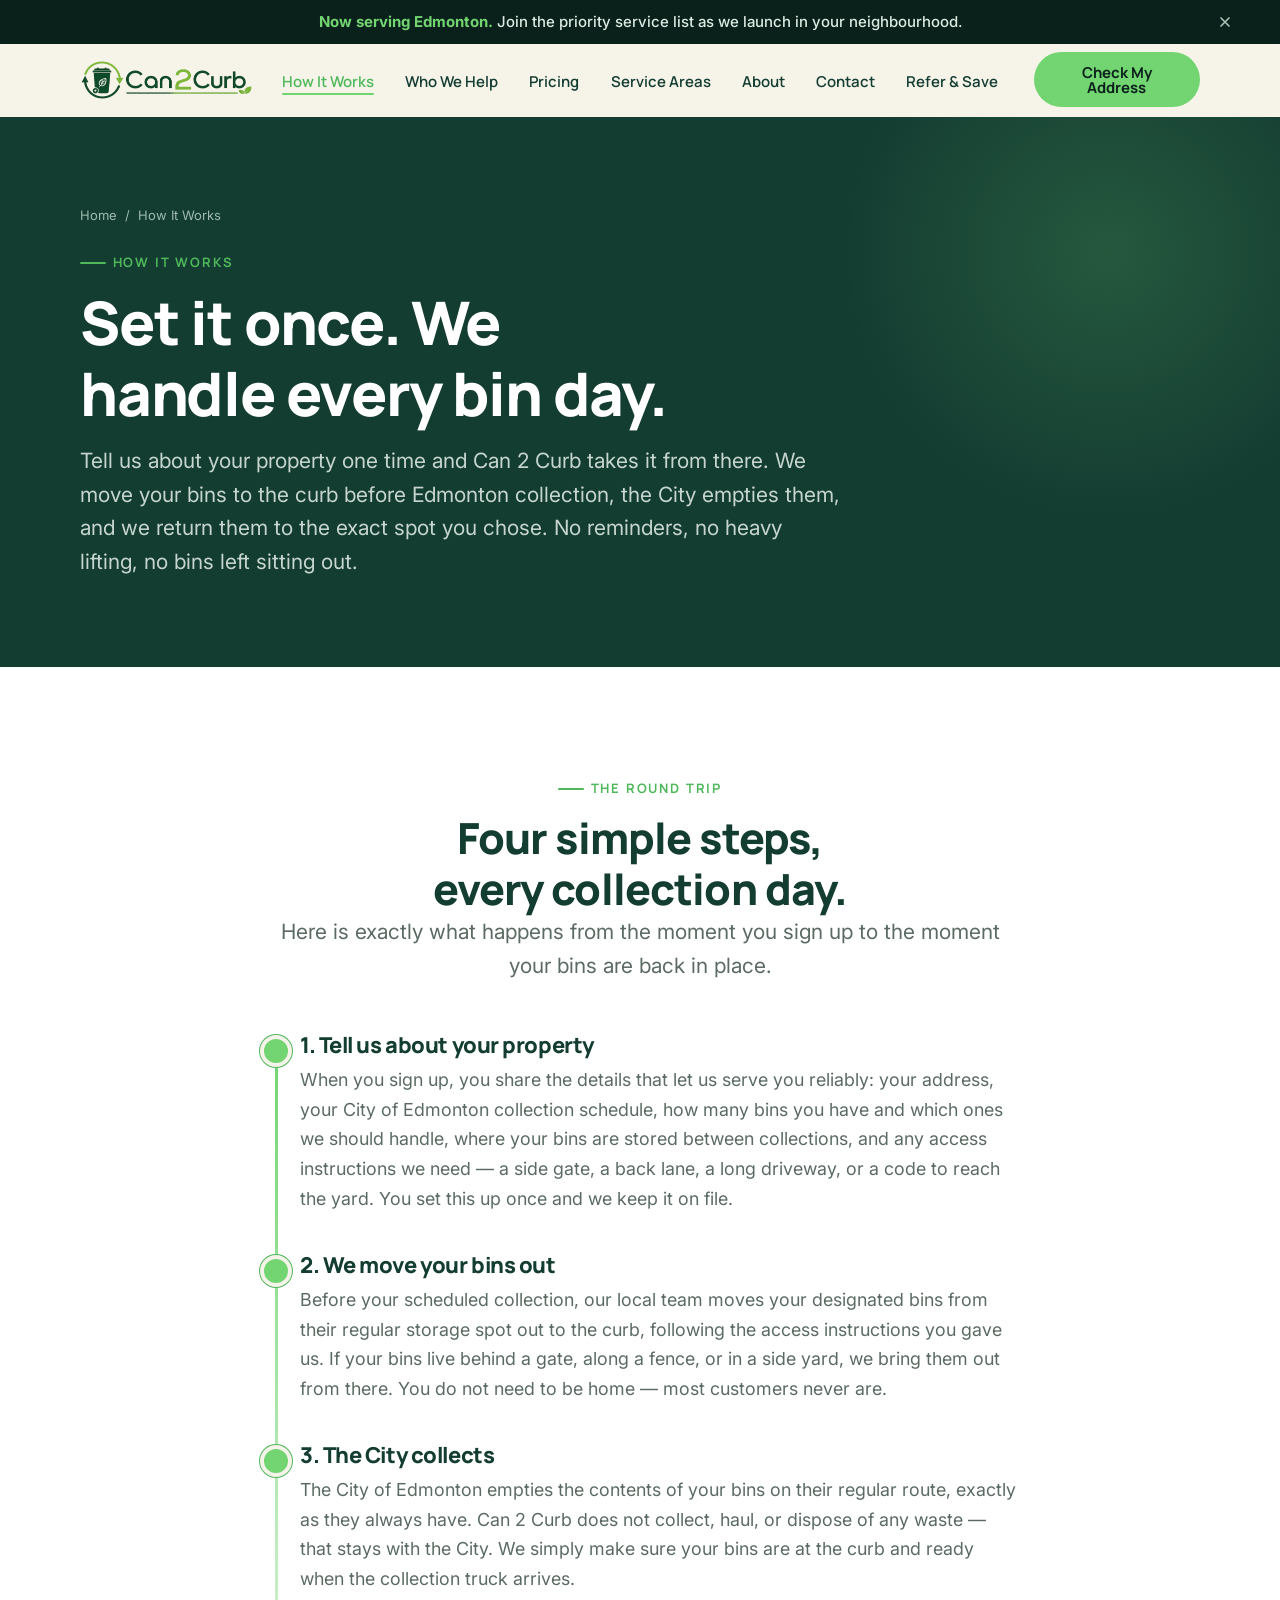
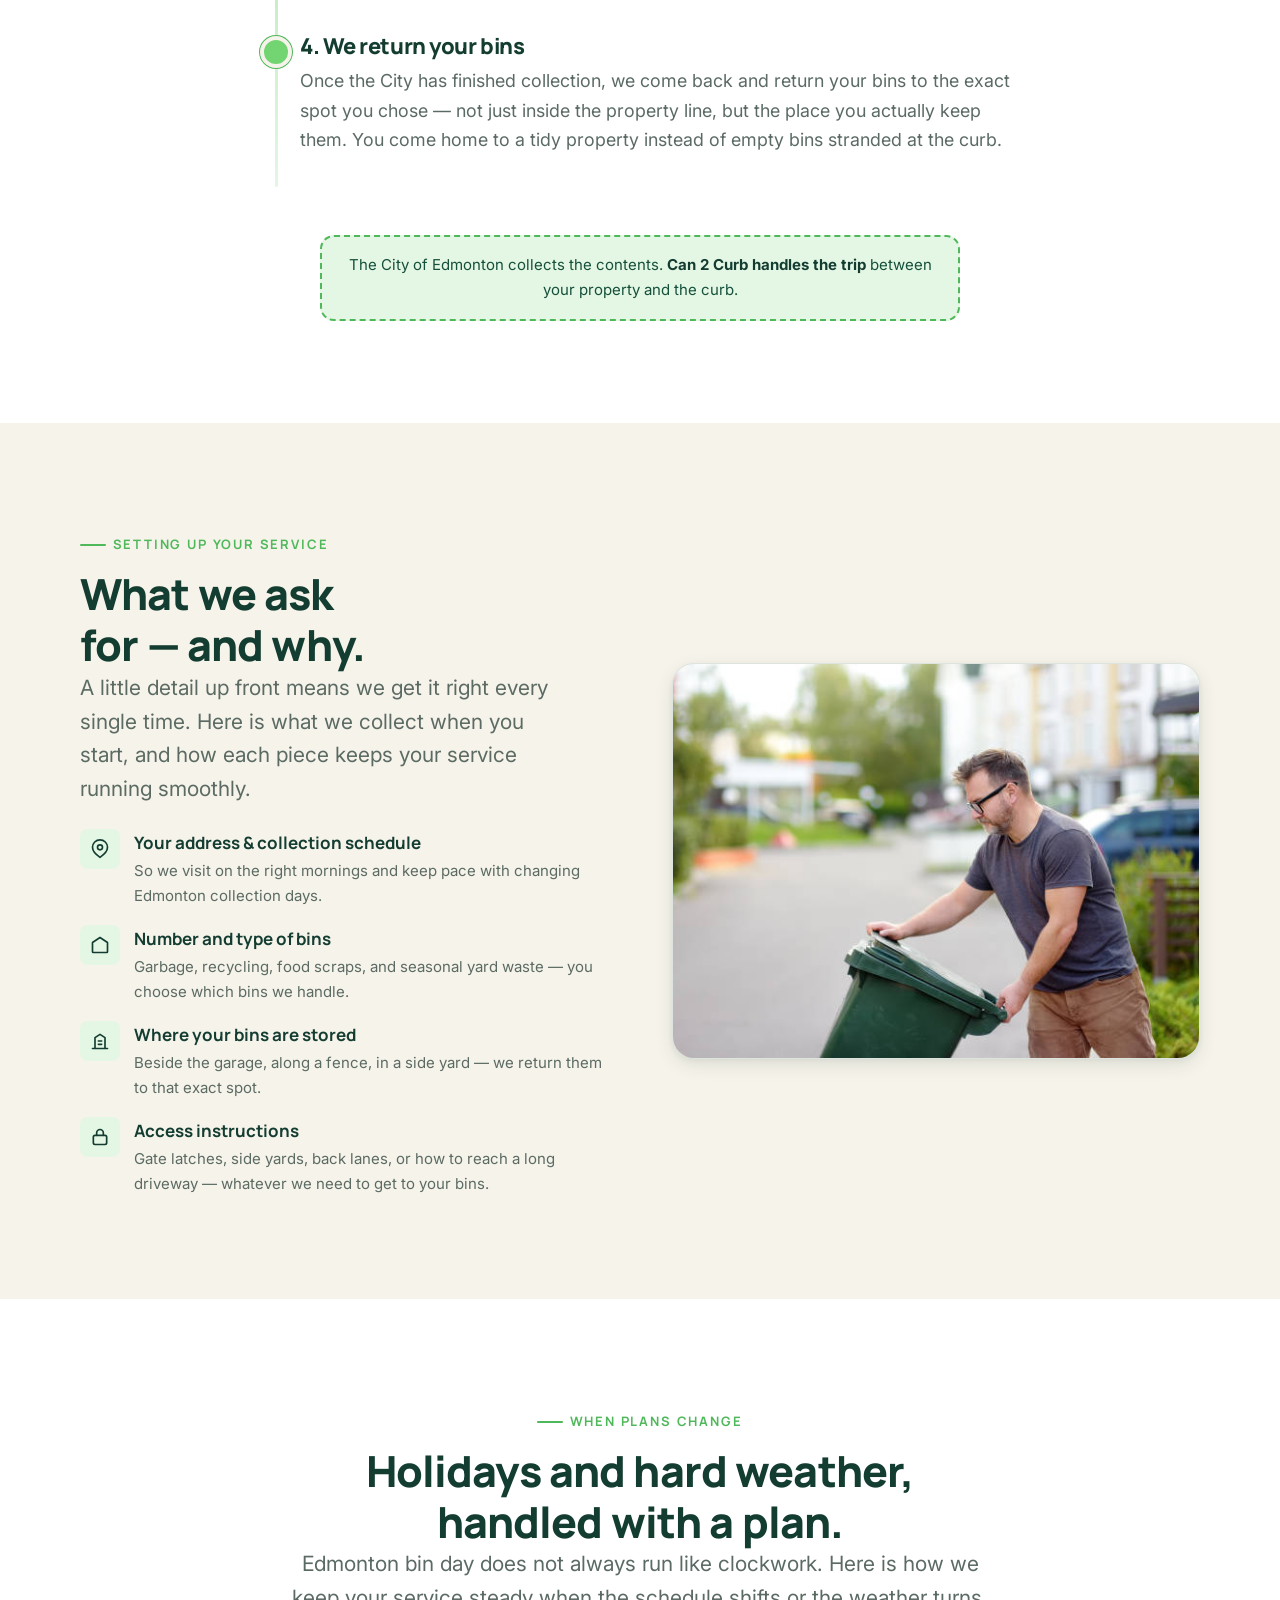
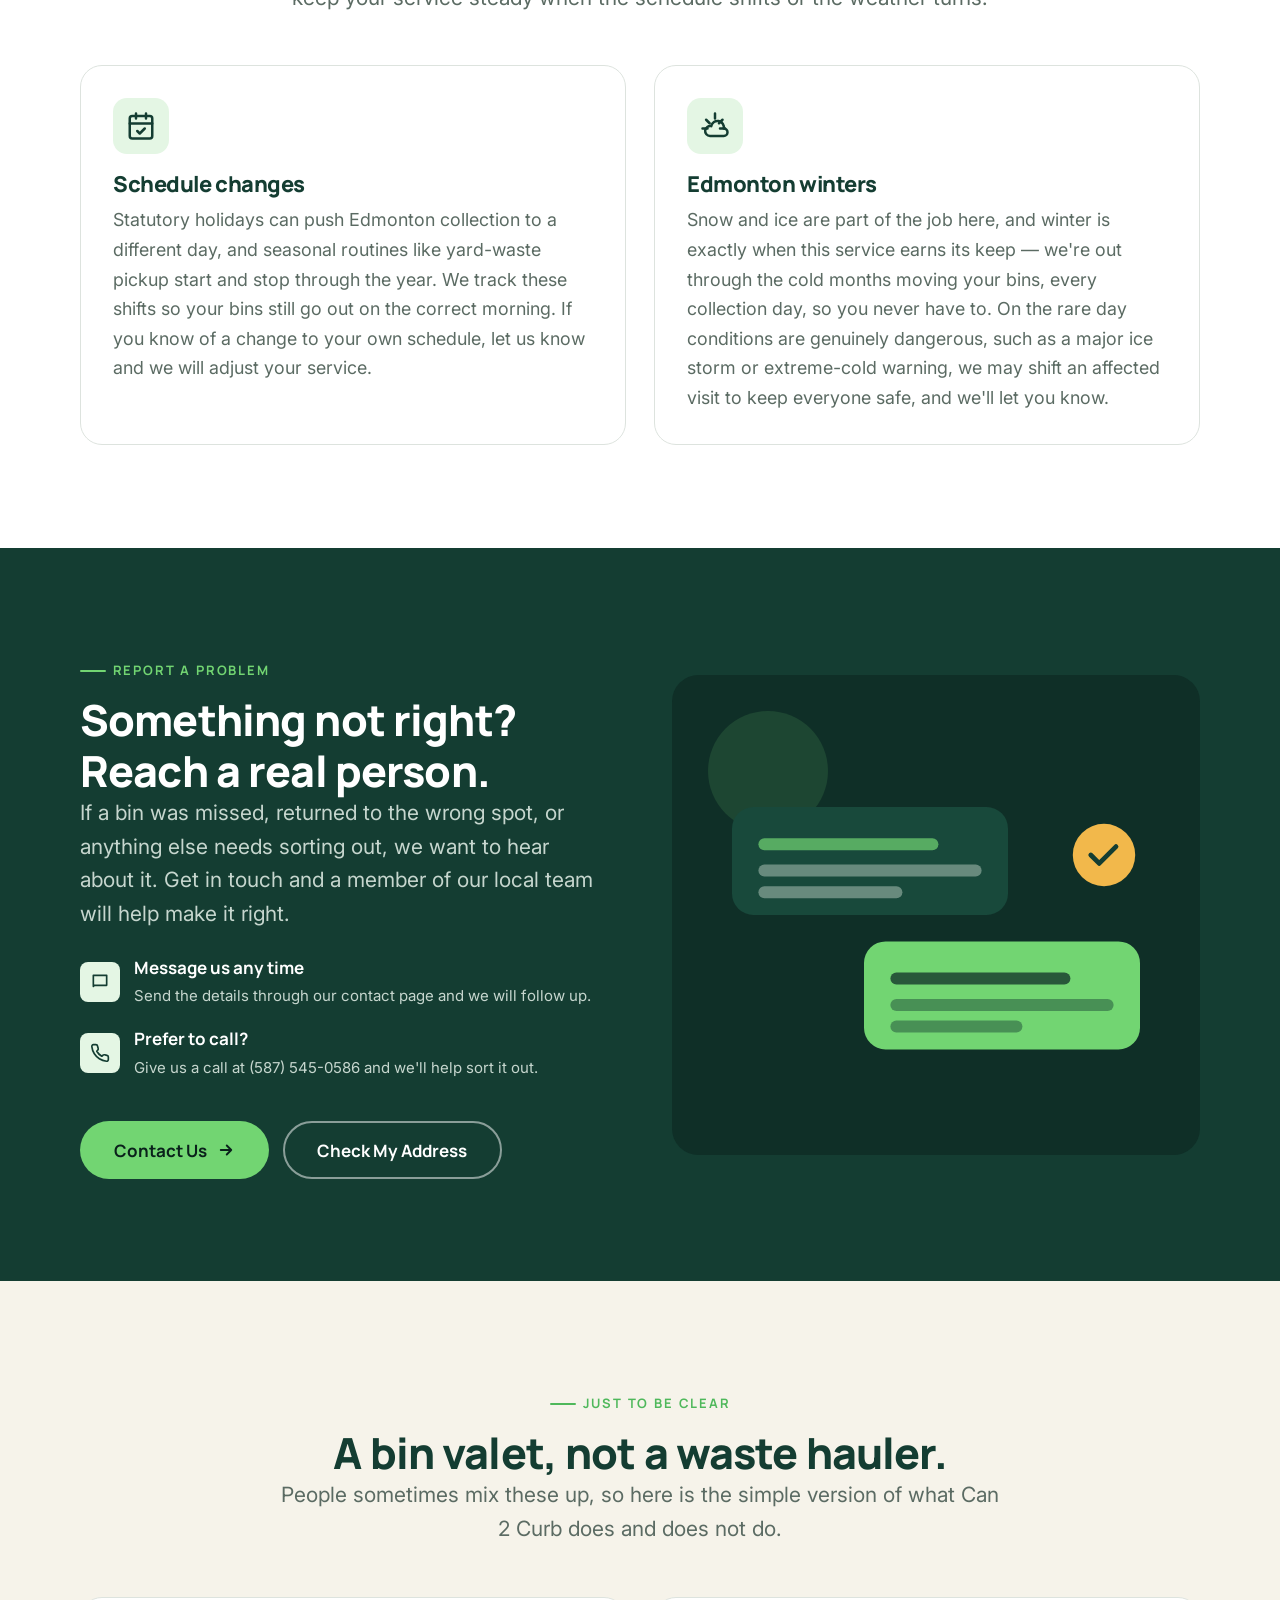
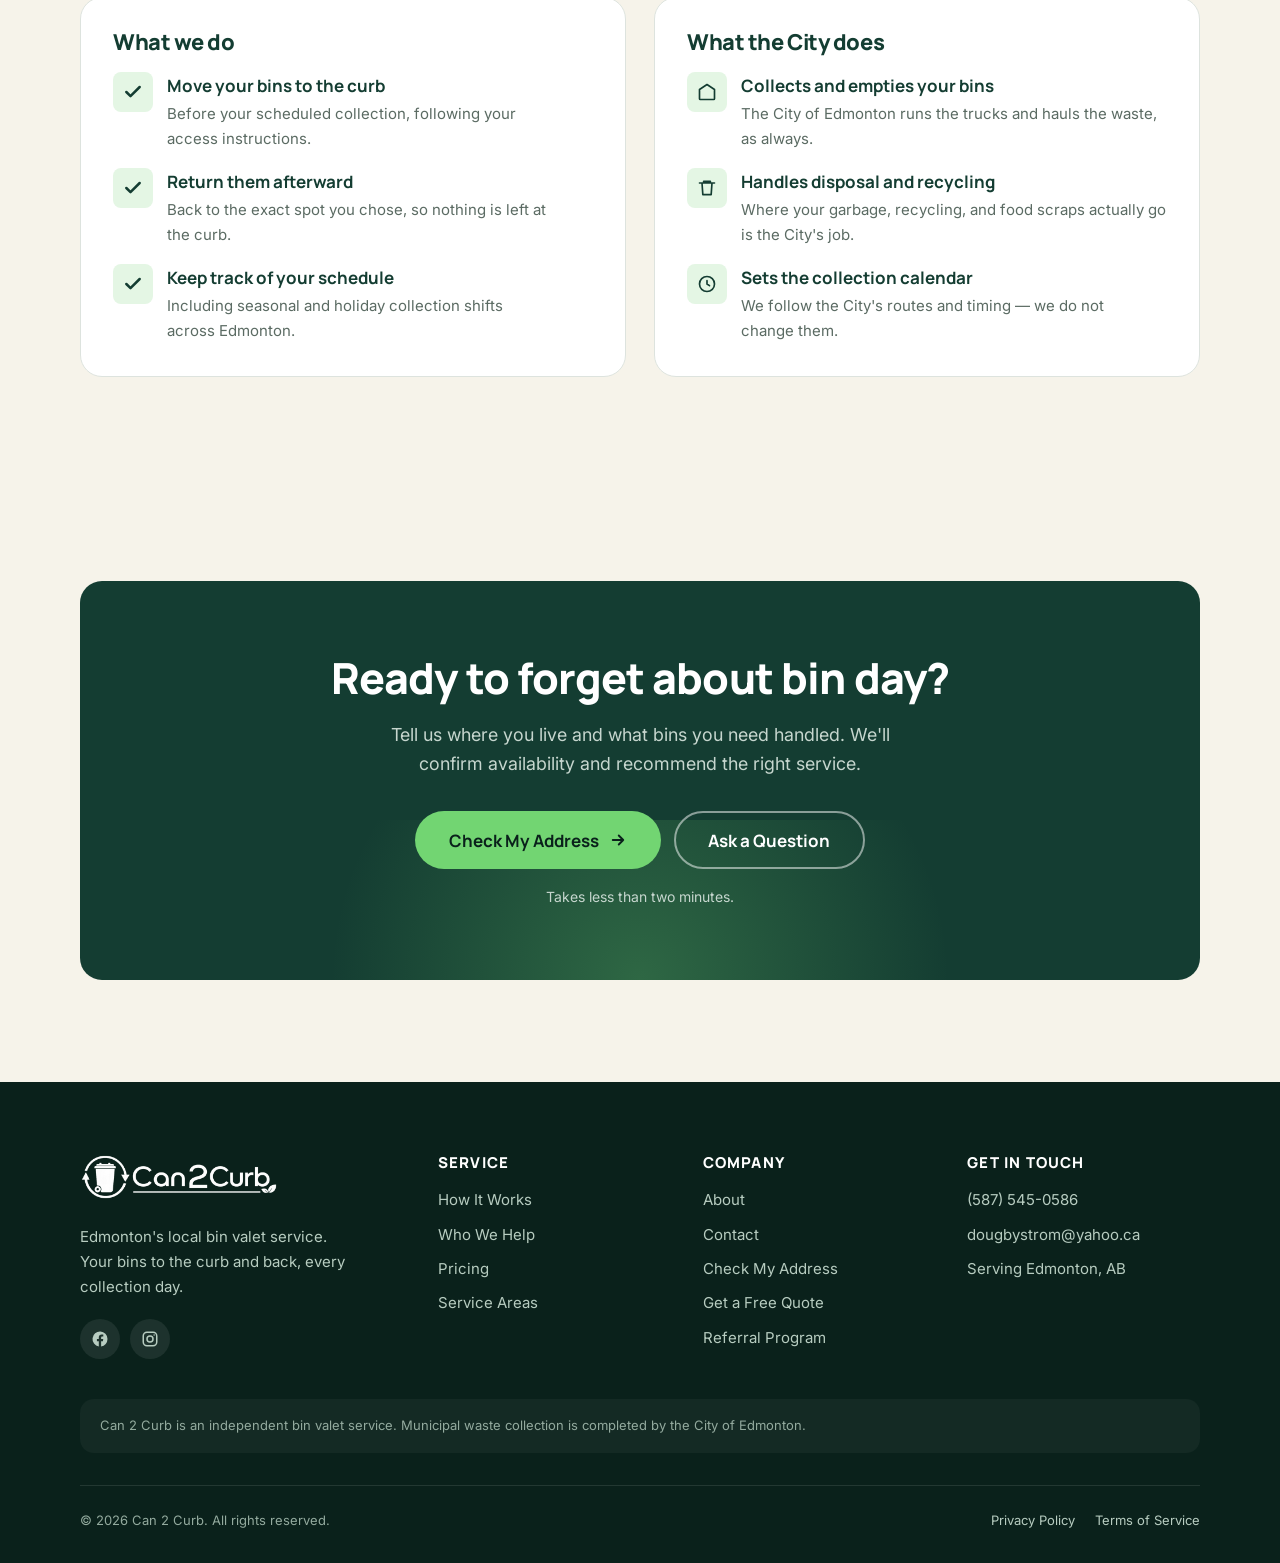
<file: how-it-works/index.html>
<!DOCTYPE html>
<html lang="en-CA">
<head>
  <meta charset="UTF-8" />
  <meta name="viewport" content="width=device-width, initial-scale=1" />

  <!-- ===== SEO: HOW IT WORKS ===== -->
  <title>How It Works | Can 2 Curb</title>
  <meta name="description" content="See how Can 2 Curb handles your Edmonton bin day: tell us about your property, we move your bins out before collection, the City empties them, and we return them to the exact spot you chose." />
  <link rel="canonical" href="https://can2curb.ca/how-it-works/" />
  <meta name="robots" content="index, follow" />
  <meta name="theme-color" content="#143D32" />

  <!-- Open Graph / social -->
  <meta property="og:type" content="website" />
  <meta property="og:site_name" content="Can 2 Curb" />
  <meta property="og:title" content="How It Works | Can 2 Curb" />
  <meta property="og:description" content="Set it once and we handle every bin day: bins out before collection, the City empties them, and bins back to your chosen spot." />
  <meta property="og:url" content="https://can2curb.ca/how-it-works/" />
  <meta property="og:image" content="https://can2curb.ca/assets/images/og-image.png" /><!-- og-image.png (1200x630) generated from the logo; swap for a custom share card anytime -->
  <meta name="twitter:card" content="summary_large_image" />

  <!-- Favicons -->
  <link rel="icon" href="/assets/icons/favicon.svg" type="image/svg+xml" />
  <link rel="apple-touch-icon" href="/assets/icons/favicon.svg" />

  <!-- Fonts: preconnect + swap for performance -->
  <link rel="preconnect" href="https://fonts.googleapis.com" />
  <link rel="preconnect" href="https://fonts.gstatic.com" crossorigin />
  <link href="https://fonts.googleapis.com/css2?family=Manrope:wght@600;700;800&family=Inter:wght@400;500;600;700&display=swap" rel="stylesheet" />

  <link rel="stylesheet" href="/assets/css/styles.css?v=6" />
</head>
<body>
  <a class="skip-link" href="#main">Skip to main content</a>

  <!-- ============================================================= -->
  <!-- SECTION 1: ANNOUNCEMENT BAR                                    -->
  <!-- ============================================================= -->
  <div class="announce" data-announce>
    <div class="announce__inner">
      <p class="announce__text"><strong>Now serving Edmonton.</strong> Join the priority service list as we launch in your neighbourhood.</p>
      <button class="announce__close" data-announce-close aria-label="Dismiss announcement">
        <svg width="16" height="16" viewBox="0 0 24 24" fill="none" stroke="currentColor" stroke-width="2.5" stroke-linecap="round" aria-hidden="true"><path d="M18 6 6 18M6 6l12 12"/></svg>
      </button>
    </div>
  </div>

  <!-- ============================================================= -->
  <!-- SECTION 2: HEADER / NAV  (reused on every page)               -->
  <!-- ============================================================= -->
  <header class="site-header">
    <nav class="nav" data-nav aria-label="Primary">
      <div class="container nav__inner">
        <a class="brand" href="/" aria-label="Can 2 Curb home">
          <img class="brand__logo" src="/assets/images/logo.png" width="172" height="40" alt="" />
        </a>

        <ul class="nav__links">
          <li><a class="nav__link" href="/how-it-works/" aria-current="page">How It Works</a></li>
          <li><a class="nav__link" href="/who-we-help/">Who We Help</a></li>
          <li><a class="nav__link" href="/pricing/">Pricing</a></li>
          <li><a class="nav__link" href="/service-areas/">Service Areas</a></li>
          <li><a class="nav__link" href="/about/">About</a></li>
          <li><a class="nav__link" href="/contact/">Contact</a></li>
          <li><a class="nav__link" href="/#referral">Refer &amp; Save</a></li>
        </ul>

        <a class="btn btn--primary btn--sm nav__cta" href="/service-areas/#check">Check My Address</a>

        <button class="nav__toggle" data-menu-toggle aria-expanded="false" aria-controls="mobile-menu" aria-label="Open menu">
          <span class="burger" aria-hidden="true"><span></span><span></span><span></span></span>
        </button>
      </div>
    </nav>
    <div class="nav__backdrop" data-menu-backdrop></div>
    <div class="nav__mobile" id="mobile-menu" data-menu aria-label="Mobile">
      <a class="nav__link" href="/how-it-works/" aria-current="page">How It Works</a>
      <a class="nav__link" href="/who-we-help/">Who We Help</a>
      <a class="nav__link" href="/pricing/">Pricing</a>
      <a class="nav__link" href="/service-areas/">Service Areas</a>
      <a class="nav__link" href="/about/">About</a>
      <a class="nav__link" href="/contact/">Contact</a>
      <a class="nav__link" href="/#referral">Refer &amp; Save</a>
      <a class="btn btn--primary btn--block" href="/service-areas/#check">Check My Address</a>
    </div>
  </header>

  <main id="main">

    <!-- ============================================================= -->
    <!-- SECTION 3: PAGE HERO                                           -->
    <!-- ============================================================= -->
    <section class="page-hero">
      <div class="container">
        <div class="page-hero__inner">
          <nav class="breadcrumb" aria-label="Breadcrumb">
            <a href="/">Home</a>
            <span aria-hidden="true">/</span>
            <span aria-current="page">How It Works</span>
          </nav>
          <p class="eyebrow" data-reveal>How it works</p>
          <h1 data-reveal data-reveal-delay="1">Set it once. We handle every bin day.</h1>
          <p class="lead" data-reveal data-reveal-delay="2">Tell us about your property one time and Can 2 Curb takes it from there. We move your bins to the curb before Edmonton collection, the City empties them, and we return them to the exact spot you chose. No reminders, no heavy lifting, no bins left sitting out.</p>
        </div>
      </div>
    </section>

    <!-- ============================================================= -->
    <!-- SECTION 4: THE FOUR-STEP TIMELINE                             -->
    <!-- ============================================================= -->
    <section class="section section--white">
      <div class="container">
        <div class="section-head center">
          <p class="eyebrow center" data-reveal>The round trip</p>
          <h2 class="h2" data-reveal data-reveal-delay="1">Four simple steps, every collection day.</h2>
          <p class="lead" data-reveal data-reveal-delay="2">Here is exactly what happens from the moment you sign up to the moment your bins are back in place.</p>
        </div>

        <div class="timeline">
          <div class="timeline__item" data-reveal>
            <h3>1. Tell us about your property</h3>
            <p>When you sign up, you share the details that let us serve you reliably: your address, your City of Edmonton collection schedule, how many bins you have and which ones we should handle, where your bins are stored between collections, and any access instructions we need &mdash; a side gate, a back lane, a long driveway, or a code to reach the yard. You set this up once and we keep it on file.</p>
          </div>
          <div class="timeline__item" data-reveal data-reveal-delay="1">
            <h3>2. We move your bins out</h3>
            <p>Before your scheduled collection, our local team moves your designated bins from their regular storage spot out to the curb, following the access instructions you gave us. If your bins live behind a gate, along a fence, or in a side yard, we bring them out from there. You do not need to be home &mdash; most customers never are.</p>
          </div>
          <div class="timeline__item" data-reveal data-reveal-delay="2">
            <h3>3. The City collects</h3>
            <p>The City of Edmonton empties the contents of your bins on their regular route, exactly as they always have. Can 2 Curb does not collect, haul, or dispose of any waste &mdash; that stays with the City. We simply make sure your bins are at the curb and ready when the collection truck arrives.</p>
          </div>
          <div class="timeline__item" data-reveal data-reveal-delay="3">
            <h3>4. We return your bins</h3>
            <p>Once the City has finished collection, we come back and return your bins to the exact spot you chose &mdash; not just inside the property line, but the place you actually keep them. You come home to a tidy property instead of empty bins stranded at the curb.</p>
          </div>
        </div>

        <div class="placeholder-note text-center mt-lg" data-reveal style="max-width:640px;margin-inline:auto;">
          The City of Edmonton collects the contents. <strong>Can 2 Curb handles the trip</strong> between your property and the curb.
        </div>
      </div>
    </section>

    <!-- ============================================================= -->
    <!-- SECTION 5: WHAT YOU TELL US (info the customer provides)       -->
    <!-- ============================================================= -->
    <section class="section section--cream">
      <div class="container">
        <div class="split">
          <div class="split__copy">
            <p class="eyebrow" data-reveal>Setting up your service</p>
            <h2 class="h2" data-reveal data-reveal-delay="1">What we ask for &mdash; and why.</h2>
            <p class="lead" data-reveal data-reveal-delay="2">A little detail up front means we get it right every single time. Here is what we collect when you start, and how each piece keeps your service running smoothly.</p>
            <ul class="feature-list" data-reveal data-reveal-delay="3">
              <li>
                <span class="fl-ic" aria-hidden="true"><svg width="20" height="20" viewBox="0 0 24 24" fill="none" stroke="currentColor" stroke-width="2" stroke-linecap="round" stroke-linejoin="round"><path d="M21 10c0 6-9 12-9 12s-9-6-9-12a9 9 0 0 1 18 0z"/><circle cx="12" cy="10" r="3"/></svg></span>
                <div><strong>Your address &amp; collection schedule</strong><p>So we visit on the right mornings and keep pace with changing Edmonton collection days.</p></div>
              </li>
              <li>
                <span class="fl-ic" aria-hidden="true"><svg width="20" height="20" viewBox="0 0 24 24" fill="none" stroke="currentColor" stroke-width="2" stroke-linecap="round" stroke-linejoin="round"><path d="M3 9l9-6 9 6v11a1 1 0 0 1-1 1H4a1 1 0 0 1-1-1z"/></svg></span>
                <div><strong>Number and type of bins</strong><p>Garbage, recycling, food scraps, and seasonal yard waste &mdash; you choose which bins we handle.</p></div>
              </li>
              <li>
                <span class="fl-ic" aria-hidden="true"><svg width="20" height="20" viewBox="0 0 24 24" fill="none" stroke="currentColor" stroke-width="2" stroke-linecap="round" stroke-linejoin="round"><path d="M3 21h18M6 21V8l6-4 6 4v13M10 12h4M10 16h4"/></svg></span>
                <div><strong>Where your bins are stored</strong><p>Beside the garage, along a fence, in a side yard &mdash; we return them to that exact spot.</p></div>
              </li>
              <li>
                <span class="fl-ic" aria-hidden="true"><svg width="20" height="20" viewBox="0 0 24 24" fill="none" stroke="currentColor" stroke-width="2" stroke-linecap="round" stroke-linejoin="round"><rect x="4" y="10" width="16" height="11" rx="2"/><path d="M8 10V7a4 4 0 0 1 8 0v3"/></svg></span>
                <div><strong>Access instructions</strong><p>Gate latches, side yards, back lanes, or how to reach a long driveway &mdash; whatever we need to get to your bins.</p></div>
              </li>
            </ul>
          </div>
          <div class="split__media" data-reveal data-reveal-delay="2">
            <figure class="media">
              <!-- TODO(Doug): confirm licence for assets/images/bin3.jpg, or replace with an original photo. -->
              <img class="media-photo" src="/assets/images/bin3.jpg" width="800" height="600"
                   loading="lazy" decoding="async"
                   alt="A person opening a green bin outside a home, ready to move it to the curb." />
            </figure>
          </div>
        </div>
      </div>
    </section>

    <!-- ============================================================= -->
    <!-- SECTION 6: WHEN PLANS CHANGE                                   -->
    <!-- ============================================================= -->
    <section class="section section--white">
      <div class="container">
        <div class="section-head center">
          <p class="eyebrow center" data-reveal>When plans change</p>
          <h2 class="h2" data-reveal data-reveal-delay="1">Holidays and hard weather, handled with a plan.</h2>
          <p class="lead" data-reveal data-reveal-delay="2">Edmonton bin day does not always run like clockwork. Here is how we keep your service steady when the schedule shifts or the weather turns.</p>
        </div>
        <div class="grid grid--2">
          <article class="card" data-reveal>
            <div class="card__icon" aria-hidden="true"><svg viewBox="0 0 24 24" fill="none" stroke="currentColor" stroke-width="2" stroke-linecap="round" stroke-linejoin="round"><rect x="3" y="4" width="18" height="18" rx="2"/><path d="M16 2v4M8 2v4M3 10h18"/><path d="M9 16l2 2 4-4"/></svg></div>
            <h3>Schedule changes</h3>
            <p>Statutory holidays can push Edmonton collection to a different day, and seasonal routines like yard-waste pickup start and stop through the year. We track these shifts so your bins still go out on the correct morning. If you know of a change to your own schedule, let us know and we will adjust your service.</p>
          </article>
          <article class="card" data-reveal data-reveal-delay="1">
            <div class="card__icon" aria-hidden="true"><svg viewBox="0 0 24 24" fill="none" stroke="currentColor" stroke-width="2" stroke-linecap="round" stroke-linejoin="round"><path d="M12 2v4M4.9 7l2.8 2.8M2 14h4M18 7l-2.8 2.8M20 14h-4"/><path d="M8 20a4 4 0 1 1 1-7.9A5 5 0 0 1 19 14a3 3 0 0 1 0 6z"/></svg></div>
            <h3>Edmonton winters</h3>
            <p>Snow and ice are part of the job here, and winter is exactly when this service earns its keep &mdash; we're out through the cold months moving your bins, every collection day, so you never have to. On the rare day conditions are genuinely dangerous, such as a major ice storm or extreme-cold warning, we may shift an affected visit to keep everyone safe, and we'll let you know.</p>
          </article>
        </div>
      </div>
    </section>

    <!-- ============================================================= -->
    <!-- SECTION 7: REPORT A PROBLEM                                    -->
    <!-- ============================================================= -->
    <section class="section section--evergreen">
      <div class="container">
        <div class="split">
          <div class="split__copy">
            <p class="eyebrow" data-reveal>Report a problem</p>
            <h2 class="h2" data-reveal data-reveal-delay="1">Something not right? Reach a real person.</h2>
            <p class="lead" data-reveal data-reveal-delay="2">If a bin was missed, returned to the wrong spot, or anything else needs sorting out, we want to hear about it. Get in touch and a member of our local team will help make it right.</p>
            <ul class="feature-list" data-reveal data-reveal-delay="3">
              <li>
                <span class="fl-ic" aria-hidden="true"><svg width="20" height="20" viewBox="0 0 24 24" fill="none" stroke="currentColor" stroke-width="2" stroke-linecap="round" stroke-linejoin="round"><path d="M4 4h16v12H5.2L4 17.2z"/></svg></span>
                <div><strong>Message us any time</strong><p>Send the details through our contact page and we will follow up.</p></div>
              </li>
              <li>
                <span class="fl-ic" aria-hidden="true"><svg width="20" height="20" viewBox="0 0 24 24" fill="none" stroke="currentColor" stroke-width="2" stroke-linecap="round" stroke-linejoin="round"><path d="M22 16.9v3a2 2 0 0 1-2.2 2 19.8 19.8 0 0 1-8.6-3 19.5 19.5 0 0 1-6-6 19.8 19.8 0 0 1-3-8.6A2 2 0 0 1 4.1 2h3a2 2 0 0 1 2 1.7c.1.9.4 1.8.7 2.7a2 2 0 0 1-.5 2.1L8.1 9.9a16 16 0 0 0 6 6l1.4-1.2a2 2 0 0 1 2.1-.5c.9.3 1.8.6 2.7.7a2 2 0 0 1 1.7 2z"/></svg></span>
                <div><strong>Prefer to call?</strong><p>Give us a call at <a href="tel:+15875450586" data-phone>(587) 545-0586</a> and we'll help sort it out.</p></div>
              </li>
            </ul>
            <div class="btn-row mt-lg" data-reveal>
              <a class="btn btn--primary btn--lg" href="/contact/">Contact Us
                <svg class="btn__icon" width="18" height="18" viewBox="0 0 24 24" fill="none" stroke="currentColor" stroke-width="2.5" stroke-linecap="round" stroke-linejoin="round" aria-hidden="true"><path d="M5 12h14M13 6l6 6-6 6"/></svg>
              </a>
              <a class="btn btn--on-dark btn--secondary btn--lg" href="/service-areas/#check">Check My Address</a>
            </div>
          </div>
          <div class="split__media" data-reveal data-reveal-delay="2">
            <svg viewBox="0 0 440 400" role="img" aria-label="A friendly support conversation" xmlns="http://www.w3.org/2000/svg">
              <rect width="440" height="400" rx="22" fill="#0F2F27"/>
              <circle cx="80" cy="80" r="50" fill="#72D572" opacity="0.14"/>
              <!-- incoming bubble -->
              <g>
                <rect x="50" y="110" width="230" height="90" rx="18" fill="#18493B"/>
                <rect x="72" y="136" width="150" height="10" rx="5" fill="#72D572" opacity="0.7"/>
                <rect x="72" y="158" width="186" height="10" rx="5" fill="#B7CCC0" opacity="0.5"/>
                <rect x="72" y="176" width="120" height="10" rx="5" fill="#B7CCC0" opacity="0.5"/>
              </g>
              <!-- reply bubble -->
              <g>
                <rect x="160" y="222" width="230" height="90" rx="18" fill="#72D572"/>
                <rect x="182" y="248" width="150" height="10" rx="5" fill="#0F2F27" opacity="0.75"/>
                <rect x="182" y="270" width="186" height="10" rx="5" fill="#143D32" opacity="0.45"/>
                <rect x="182" y="288" width="110" height="10" rx="5" fill="#143D32" opacity="0.45"/>
              </g>
              <!-- checkmark badge -->
              <g transform="translate(360 150)">
                <circle cx="0" cy="0" r="26" fill="#F2B84B"/>
                <path d="M-11 0l7 7 14-14" stroke="#143D32" stroke-width="4" stroke-linecap="round" stroke-linejoin="round" fill="none"/>
              </g>
            </svg>
          </div>
        </div>
      </div>
    </section>

    <!-- ============================================================= -->
    <!-- SECTION 8: WHAT WE DO / DON'T DO CLARIFIER                     -->
    <!-- ============================================================= -->
    <section class="section section--cream">
      <div class="container">
        <div class="section-head center">
          <p class="eyebrow center" data-reveal>Just to be clear</p>
          <h2 class="h2" data-reveal data-reveal-delay="1">A bin valet, not a waste hauler.</h2>
          <p class="lead" data-reveal data-reveal-delay="2">People sometimes mix these up, so here is the simple version of what Can 2 Curb does and does not do.</p>
        </div>
        <div class="grid grid--2">
          <article class="card" data-reveal>
            <h3>What we do</h3>
            <ul class="feature-list" style="margin-top:1rem;">
              <li><span class="fl-ic" aria-hidden="true"><svg width="20" height="20" viewBox="0 0 24 24" fill="none" stroke="currentColor" stroke-width="3" stroke-linecap="round" stroke-linejoin="round"><path d="M20 6 9 17l-5-5"/></svg></span><div><strong>Move your bins to the curb</strong><p>Before your scheduled collection, following your access instructions.</p></div></li>
              <li><span class="fl-ic" aria-hidden="true"><svg width="20" height="20" viewBox="0 0 24 24" fill="none" stroke="currentColor" stroke-width="3" stroke-linecap="round" stroke-linejoin="round"><path d="M20 6 9 17l-5-5"/></svg></span><div><strong>Return them afterward</strong><p>Back to the exact spot you chose, so nothing is left at the curb.</p></div></li>
              <li><span class="fl-ic" aria-hidden="true"><svg width="20" height="20" viewBox="0 0 24 24" fill="none" stroke="currentColor" stroke-width="3" stroke-linecap="round" stroke-linejoin="round"><path d="M20 6 9 17l-5-5"/></svg></span><div><strong>Keep track of your schedule</strong><p>Including seasonal and holiday collection shifts across Edmonton.</p></div></li>
            </ul>
          </article>
          <article class="card" data-reveal data-reveal-delay="1">
            <h3>What the City does</h3>
            <ul class="feature-list" style="margin-top:1rem;">
              <li><span class="fl-ic" aria-hidden="true"><svg width="20" height="20" viewBox="0 0 24 24" fill="none" stroke="currentColor" stroke-width="2" stroke-linecap="round" stroke-linejoin="round"><path d="M3 9l9-6 9 6v11a1 1 0 0 1-1 1H4a1 1 0 0 1-1-1z"/></svg></span><div><strong>Collects and empties your bins</strong><p>The City of Edmonton runs the trucks and hauls the waste, as always.</p></div></li>
              <li><span class="fl-ic" aria-hidden="true"><svg width="20" height="20" viewBox="0 0 24 24" fill="none" stroke="currentColor" stroke-width="2" stroke-linecap="round" stroke-linejoin="round"><path d="M3 6h18M8 6V4h8v2M6 6l1 14h10l1-14"/></svg></span><div><strong>Handles disposal and recycling</strong><p>Where your garbage, recycling, and food scraps actually go is the City's job.</p></div></li>
              <li><span class="fl-ic" aria-hidden="true"><svg width="20" height="20" viewBox="0 0 24 24" fill="none" stroke="currentColor" stroke-width="2" stroke-linecap="round" stroke-linejoin="round"><path d="M12 8v4l3 2"/><circle cx="12" cy="12" r="9"/></svg></span><div><strong>Sets the collection calendar</strong><p>We follow the City's routes and timing &mdash; we do not change them.</p></div></li>
            </ul>
          </article>
        </div>
      </div>
    </section>

    <!-- ============================================================= -->
    <!-- SECTION 9: FINAL CTA  (verbatim from homepage)                -->
    <!-- ============================================================= -->
    <section class="section final-cta section--cream">
      <div class="container">
        <div class="final-cta__card" data-reveal>
          <h2 class="h2">Ready to forget about bin day?</h2>
          <p>Tell us where you live and what bins you need handled. We'll confirm availability and recommend the right service.</p>
          <div class="btn-row">
            <a class="btn btn--primary btn--lg" href="/service-areas/#check">Check My Address
              <svg class="btn__icon" width="18" height="18" viewBox="0 0 24 24" fill="none" stroke="currentColor" stroke-width="2.5" stroke-linecap="round" stroke-linejoin="round" aria-hidden="true"><path d="M5 12h14M13 6l6 6-6 6"/></svg>
            </a>
            <a class="btn btn--on-dark btn--secondary btn--lg" href="/contact/">Ask a Question</a>
          </div>
          <p class="final-cta__micro">Takes less than two minutes.</p>
        </div>
      </div>
    </section>

  </main>

  <!-- ============================================================= -->
  <!-- SECTION 10: FOOTER  (reused on every page)                    -->
  <!-- ============================================================= -->
  <footer class="footer">
    <div class="container">
      <div class="footer__top">
        <div class="footer__brand">
          <a class="brand" href="/" aria-label="Can 2 Curb home">
            <img class="brand__logo brand__logo--footer" src="/assets/images/logo-white.png" width="172" height="40" alt="" />
          </a>
          <p class="footer__desc">Edmonton's local bin valet service. Your bins to the curb and back, every collection day.</p>
          <div class="footer__social">
            <a href="#" data-fb aria-label="Can 2 Curb on Facebook"><svg width="18" height="18" viewBox="0 0 24 24" fill="currentColor" aria-hidden="true"><path d="M22 12a10 10 0 1 0-11.6 9.9v-7H7.9V12h2.5V9.8c0-2.5 1.5-3.9 3.8-3.9 1.1 0 2.2.2 2.2.2v2.5h-1.3c-1.2 0-1.6.8-1.6 1.6V12h2.8l-.4 2.9h-2.4v7A10 10 0 0 0 22 12z"/></svg></a>
            <a href="#" data-ig aria-label="Can 2 Curb on Instagram"><svg width="18" height="18" viewBox="0 0 24 24" fill="none" stroke="currentColor" stroke-width="2" aria-hidden="true"><rect x="3" y="3" width="18" height="18" rx="5"/><circle cx="12" cy="12" r="4"/><circle cx="17.5" cy="6.5" r="1" fill="currentColor" stroke="none"/></svg></a>
          </div>
        </div>
        <div class="footer__col">
          <h4>Service</h4>
          <ul>
            <li><a href="/how-it-works/">How It Works</a></li>
            <li><a href="/who-we-help/">Who We Help</a></li>
            <li><a href="/pricing/">Pricing</a></li>
            <li><a href="/service-areas/">Service Areas</a></li>
          </ul>
        </div>
        <div class="footer__col">
          <h4>Company</h4>
          <ul>
            <li><a href="/about/">About</a></li>
            <li><a href="/contact/">Contact</a></li>
            <li><a href="/service-areas/#check">Check My Address</a></li>
            <li><a href="/contact/">Get a Free Quote</a></li>
            <li><a href="/#referral">Referral Program</a></li>
          </ul>
        </div>
        <div class="footer__col">
          <h4>Get in touch</h4>
          <ul>
            <li><a href="tel:+15875450586" data-phone>(587) 545-0586</a></li>
            <li><a href="mailto:dougbystrom@yahoo.ca" data-email>dougbystrom@yahoo.ca</a></li>
            <li>Serving Edmonton, AB</li>
          </ul>
        </div>
      </div>

      <p class="footer__disclaimer">Can 2 Curb is an independent bin valet service. Municipal waste collection is completed by the City of Edmonton.</p>

      <div class="footer__bottom">
        <p>&copy; <span data-year>2026</span> Can 2 Curb. All rights reserved.</p>
        <div class="footer__bottom-links">
          <a href="/privacy/">Privacy Policy</a>
          <a href="/terms/">Terms of Service</a>
        </div>
      </div>
    </div>
  </footer>

  <script src="/assets/js/main.js?v=6" defer></script>
</body>
</html>
</file>
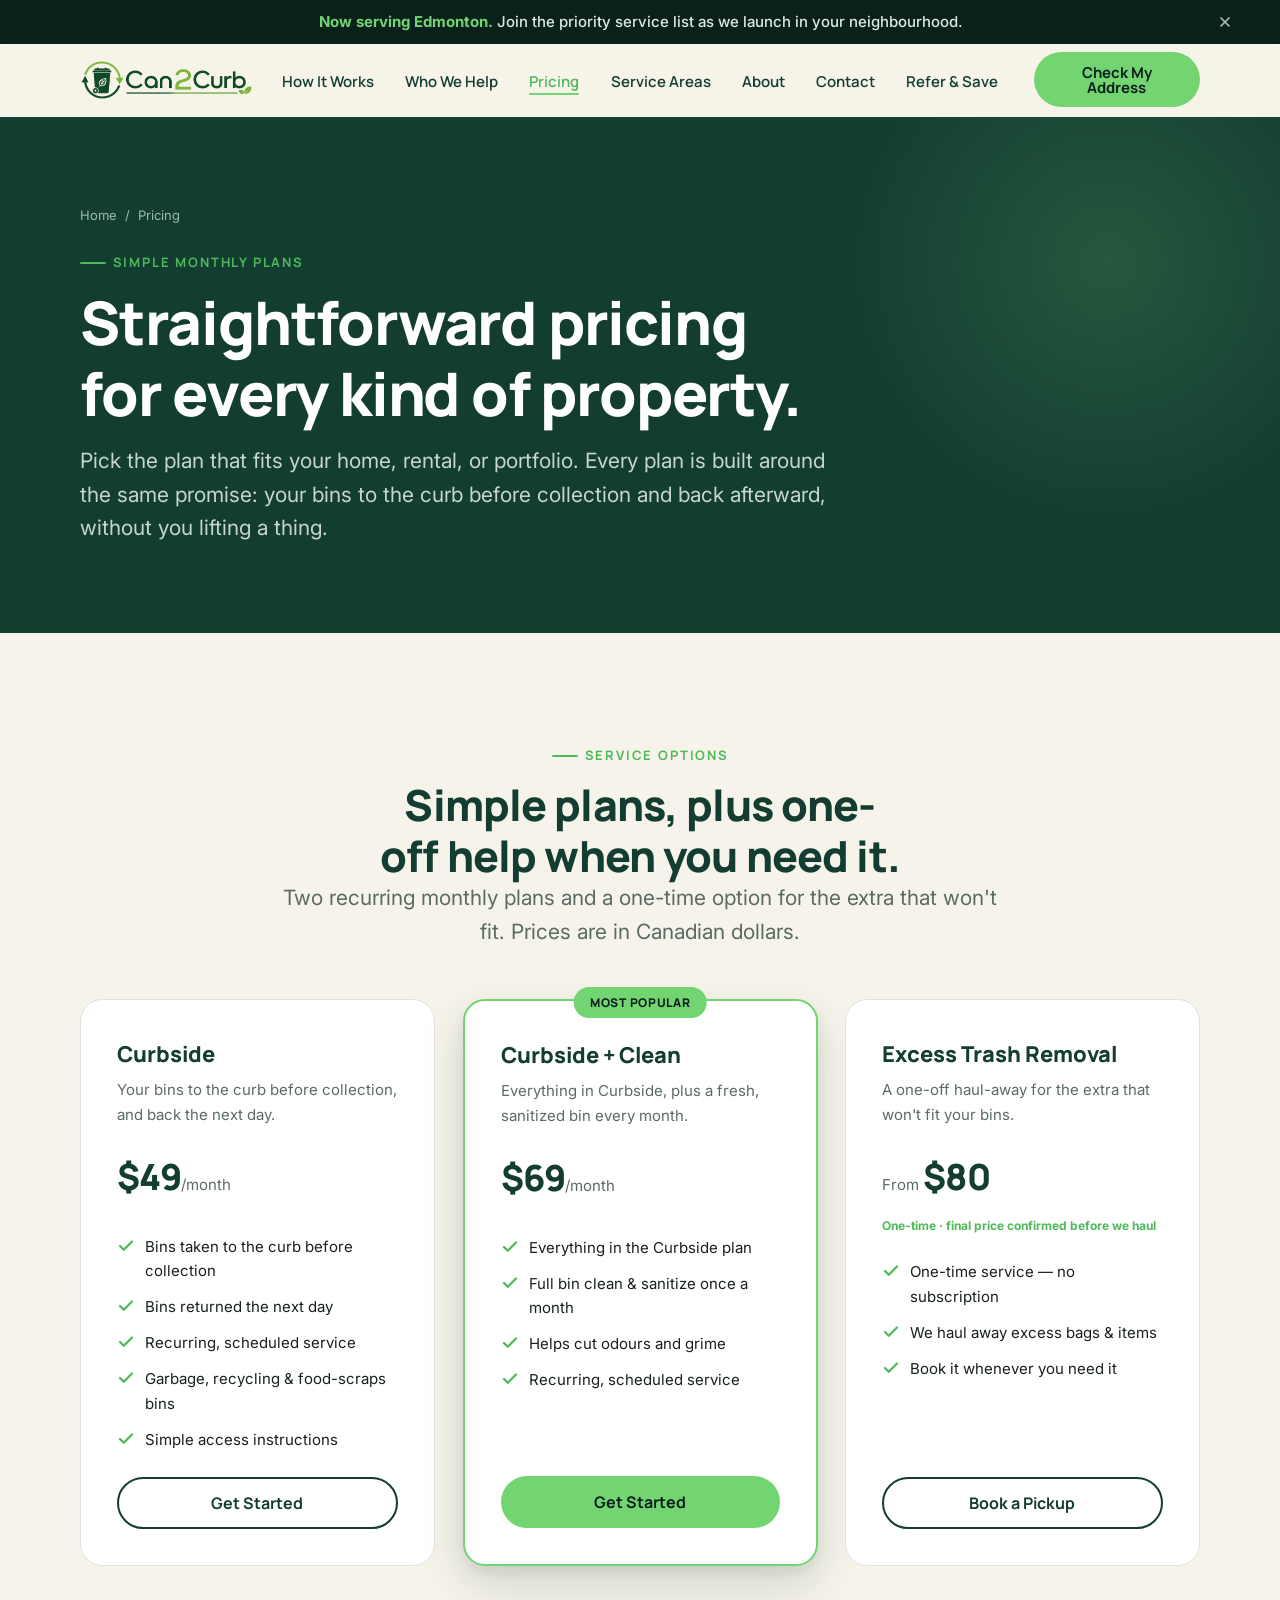
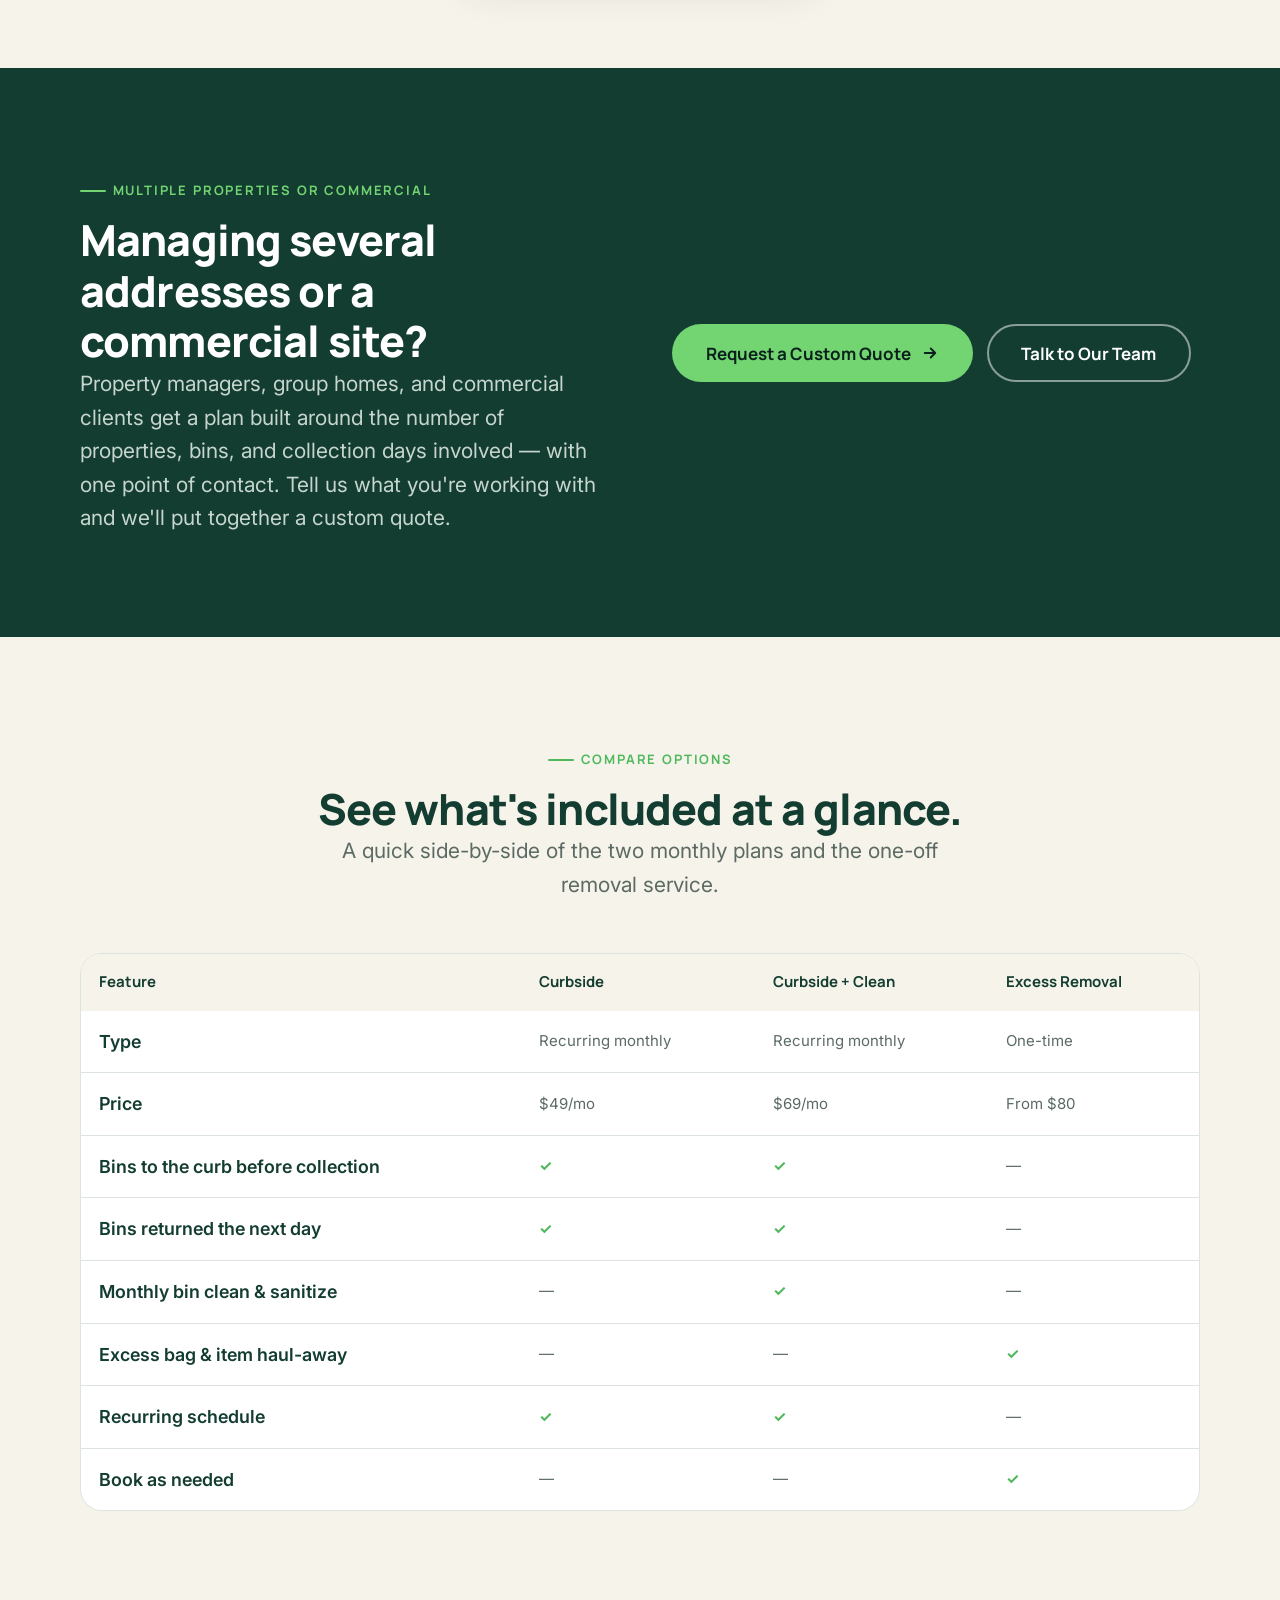
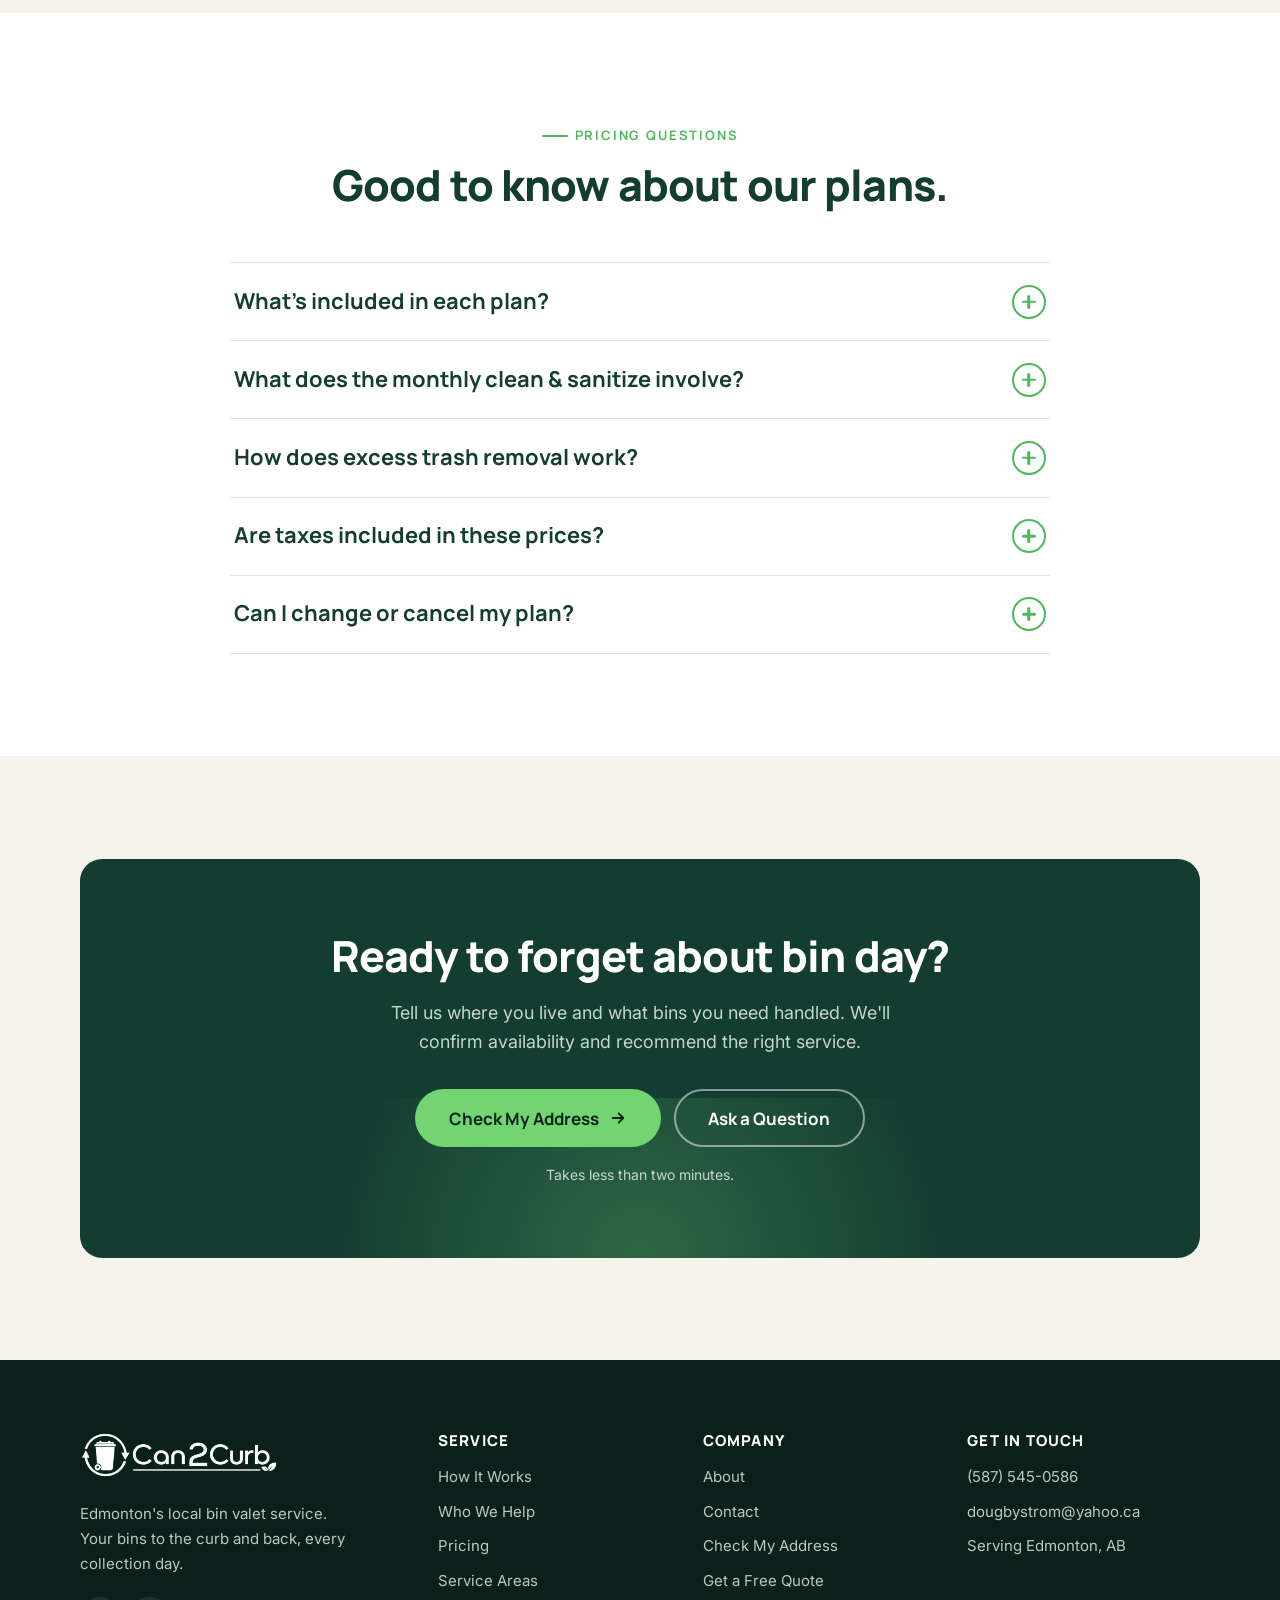
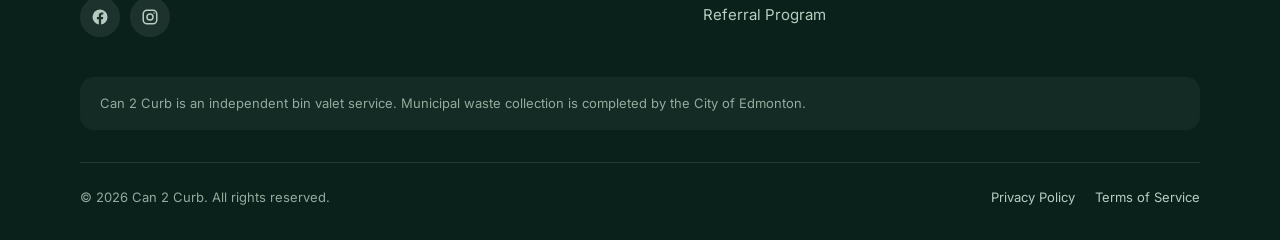
<file: pricing/index.html>
<!DOCTYPE html>
<html lang="en-CA">
<head>
  <meta charset="UTF-8" />
  <meta name="viewport" content="width=device-width, initial-scale=1" />

  <!-- ===== SEO: PRICING ===== -->
  <title>Pricing | Bin Valet Service Edmonton | Can 2 Curb</title>
  <meta name="description" content="Bin valet pricing in Edmonton: bins to the curb and back from $49/month, an optional monthly bin clean and sanitize for $69, and one-off excess trash removal from $80." />
  <link rel="canonical" href="https://can2curb.ca/pricing/" />
  <meta name="robots" content="index, follow" />
  <meta name="theme-color" content="#143D32" />

  <!-- Open Graph / social -->
  <meta property="og:type" content="website" />
  <meta property="og:site_name" content="Can 2 Curb" />
  <meta property="og:title" content="Pricing | Bin Valet Service Edmonton | Can 2 Curb" />
  <meta property="og:description" content="Simple Edmonton bin valet pricing: curbside service from $49/month, an optional monthly bin clean and sanitize, and one-off excess trash removal from $80." />
  <meta property="og:url" content="https://can2curb.ca/pricing/" />
  <meta property="og:image" content="https://can2curb.ca/assets/images/og-image.png" /><!-- og-image.png (1200x630) generated from the logo; swap for a custom share card anytime -->
  <meta name="twitter:card" content="summary_large_image" />

  <!-- Favicons (SVG provided; TODO(Doug): add .ico / png sizes for older devices) -->
  <link rel="icon" href="/assets/icons/favicon.svg" type="image/svg+xml" />
  <link rel="apple-touch-icon" href="/assets/icons/favicon.svg" />

  <!-- Fonts: preconnect + swap for performance -->
  <link rel="preconnect" href="https://fonts.googleapis.com" />
  <link rel="preconnect" href="https://fonts.gstatic.com" crossorigin />
  <link href="https://fonts.googleapis.com/css2?family=Manrope:wght@600;700;800&family=Inter:wght@400;500;600;700&display=swap" rel="stylesheet" />

  <link rel="stylesheet" href="/assets/css/styles.css?v=6" />
</head>
<body>
  <a class="skip-link" href="#main">Skip to main content</a>

  <!-- ============================================================= -->
  <!-- SECTION 1: ANNOUNCEMENT BAR                                    -->
  <!-- ============================================================= -->
  <div class="announce" data-announce>
    <div class="announce__inner">
      <p class="announce__text"><strong>Now serving Edmonton.</strong> Join the priority service list as we launch in your neighbourhood.</p>
      <button class="announce__close" data-announce-close aria-label="Dismiss announcement">
        <svg width="16" height="16" viewBox="0 0 24 24" fill="none" stroke="currentColor" stroke-width="2.5" stroke-linecap="round" aria-hidden="true"><path d="M18 6 6 18M6 6l12 12"/></svg>
      </button>
    </div>
  </div>

  <!-- ============================================================= -->
  <!-- SECTION 2: HEADER / NAV  (reused on every page)               -->
  <!-- ============================================================= -->
  <header class="site-header">
    <nav class="nav" data-nav aria-label="Primary">
      <div class="container nav__inner">
        <a class="brand" href="/" aria-label="Can 2 Curb home">
          <img class="brand__logo" src="/assets/images/logo.png" width="172" height="40" alt="" />
        </a>

        <ul class="nav__links">
          <li><a class="nav__link" href="/how-it-works/">How It Works</a></li>
          <li><a class="nav__link" href="/who-we-help/">Who We Help</a></li>
          <li><a class="nav__link" href="/pricing/" aria-current="page">Pricing</a></li>
          <li><a class="nav__link" href="/service-areas/">Service Areas</a></li>
          <li><a class="nav__link" href="/about/">About</a></li>
          <li><a class="nav__link" href="/contact/">Contact</a></li>
          <li><a class="nav__link" href="/#referral">Refer &amp; Save</a></li>
        </ul>

        <a class="btn btn--primary btn--sm nav__cta" href="/service-areas/#check">Check My Address</a>

        <button class="nav__toggle" data-menu-toggle aria-expanded="false" aria-controls="mobile-menu" aria-label="Open menu">
          <span class="burger" aria-hidden="true"><span></span><span></span><span></span></span>
        </button>
      </div>
    </nav>
    <div class="nav__backdrop" data-menu-backdrop></div>
    <div class="nav__mobile" id="mobile-menu" data-menu aria-label="Mobile">
      <a class="nav__link" href="/how-it-works/">How It Works</a>
      <a class="nav__link" href="/who-we-help/">Who We Help</a>
      <a class="nav__link" href="/pricing/" aria-current="page">Pricing</a>
      <a class="nav__link" href="/service-areas/">Service Areas</a>
      <a class="nav__link" href="/about/">About</a>
      <a class="nav__link" href="/contact/">Contact</a>
      <a class="nav__link" href="/#referral">Refer &amp; Save</a>
      <a class="btn btn--primary btn--block" href="/service-areas/#check">Check My Address</a>
    </div>
  </header>

  <main id="main">

    <!-- ============================================================= -->
    <!-- SECTION 3: PAGE HERO                                           -->
    <!-- ============================================================= -->
    <section class="page-hero">
      <div class="container">
        <div class="page-hero__inner">
          <nav class="breadcrumb" aria-label="Breadcrumb">
            <a href="/">Home</a><span aria-hidden="true">/</span><span aria-current="page">Pricing</span>
          </nav>
          <p class="eyebrow" data-reveal>Simple monthly plans</p>
          <h1 data-reveal data-reveal-delay="1">Straightforward pricing for every kind of property.</h1>
          <p class="lead" data-reveal data-reveal-delay="2">Pick the plan that fits your home, rental, or portfolio. Every plan is built around the same promise: your bins to the curb before collection and back afterward, without you lifting a thing.</p>
        </div>
      </div>
    </section>

    <!-- ============================================================= -->
    <!-- SECTION 4: PLANS  (PRICES ARE PLACEHOLDERS)                   -->
    <!-- ============================================================= -->
    <!-- Prices below are confirmed by the owner.
         TODO(Doug): confirm GST/tax handling, and how many collection days a month each plan covers. -->
    <section class="section section--cream" id="plans">
      <div class="container">
        <div class="section-head center">
          <p class="eyebrow center" data-reveal>Service options</p>
          <h2 class="h2" data-reveal data-reveal-delay="1">Simple plans, plus one-off help when you need it.</h2>
          <p class="lead" data-reveal data-reveal-delay="2">Two recurring monthly plans and a one-time option for the extra that won't fit. Prices are in Canadian dollars.</p>
        </div>
        <div class="price-grid">
          <!-- PLAN 1: CURBSIDE — $49/month -->
          <div class="price-card" data-reveal>
            <div class="price-card__name">Curbside</div>
            <p class="price-card__desc">Your bins to the curb before collection, and back the next day.</p>
            <div class="price-card__price"><span class="price-card__amount">$49</span><span class="price-card__period">/month</span></div>
            <ul>
              <li><svg width="18" height="18" viewBox="0 0 24 24" fill="none" stroke="currentColor" stroke-width="3" stroke-linecap="round" stroke-linejoin="round" aria-hidden="true"><path d="M20 6 9 17l-5-5"/></svg>Bins taken to the curb before collection</li>
              <li><svg width="18" height="18" viewBox="0 0 24 24" fill="none" stroke="currentColor" stroke-width="3" stroke-linecap="round" stroke-linejoin="round" aria-hidden="true"><path d="M20 6 9 17l-5-5"/></svg>Bins returned the next day</li>
              <li><svg width="18" height="18" viewBox="0 0 24 24" fill="none" stroke="currentColor" stroke-width="3" stroke-linecap="round" stroke-linejoin="round" aria-hidden="true"><path d="M20 6 9 17l-5-5"/></svg>Recurring, scheduled service</li>
              <li><svg width="18" height="18" viewBox="0 0 24 24" fill="none" stroke="currentColor" stroke-width="3" stroke-linecap="round" stroke-linejoin="round" aria-hidden="true"><path d="M20 6 9 17l-5-5"/></svg>Garbage, recycling &amp; food-scraps bins</li>
              <li><svg width="18" height="18" viewBox="0 0 24 24" fill="none" stroke="currentColor" stroke-width="3" stroke-linecap="round" stroke-linejoin="round" aria-hidden="true"><path d="M20 6 9 17l-5-5"/></svg>Simple access instructions</li>
            </ul>
            <a class="btn btn--secondary btn--block" href="https://buy.stripe.com/test_14A7sE8HNgO1aLz6sO08g02">Get Started</a>
          </div>

          <!-- PLAN 2: CURBSIDE + CLEAN — $69/month (featured) -->
          <div class="price-card price-card--featured" data-reveal data-reveal-delay="1">
            <div class="price-card__name">Curbside + Clean</div>
            <p class="price-card__desc">Everything in Curbside, plus a fresh, sanitized bin every month.</p>
            <div class="price-card__price"><span class="price-card__amount">$69</span><span class="price-card__period">/month</span></div>
            <ul>
              <li><svg width="18" height="18" viewBox="0 0 24 24" fill="none" stroke="currentColor" stroke-width="3" stroke-linecap="round" stroke-linejoin="round" aria-hidden="true"><path d="M20 6 9 17l-5-5"/></svg>Everything in the Curbside plan</li>
              <li><svg width="18" height="18" viewBox="0 0 24 24" fill="none" stroke="currentColor" stroke-width="3" stroke-linecap="round" stroke-linejoin="round" aria-hidden="true"><path d="M20 6 9 17l-5-5"/></svg>Full bin clean &amp; sanitize once a month</li>
              <li><svg width="18" height="18" viewBox="0 0 24 24" fill="none" stroke="currentColor" stroke-width="3" stroke-linecap="round" stroke-linejoin="round" aria-hidden="true"><path d="M20 6 9 17l-5-5"/></svg>Helps cut odours and grime</li>
              <li><svg width="18" height="18" viewBox="0 0 24 24" fill="none" stroke="currentColor" stroke-width="3" stroke-linecap="round" stroke-linejoin="round" aria-hidden="true"><path d="M20 6 9 17l-5-5"/></svg>Recurring, scheduled service</li>
            </ul>
            <!-- TODO(Doug): confirm what the monthly clean includes (interior/exterior, pressure wash, products used). -->
            <a class="btn btn--primary btn--block" href="https://buy.stripe.com/test_5kQ6oAf6b0P3f1P5oK08g01">Get Started</a>
          </div>

          <!-- PLAN 3: EXCESS TRASH REMOVAL — from $80, one-time -->
          <div class="price-card" data-reveal data-reveal-delay="2">
            <div class="price-card__name">Excess Trash Removal</div>
            <p class="price-card__desc">A one-off haul-away for the extra that won't fit your bins.</p>
            <div class="price-card__price"><span class="price-card__period">From </span><span class="price-card__amount">$80</span></div>
            <p class="price-card__ph">One-time &middot; final price confirmed before we haul</p>
            <ul>
              <li><svg width="18" height="18" viewBox="0 0 24 24" fill="none" stroke="currentColor" stroke-width="3" stroke-linecap="round" stroke-linejoin="round" aria-hidden="true"><path d="M20 6 9 17l-5-5"/></svg>One-time service &mdash; no subscription</li>
              <li><svg width="18" height="18" viewBox="0 0 24 24" fill="none" stroke="currentColor" stroke-width="3" stroke-linecap="round" stroke-linejoin="round" aria-hidden="true"><path d="M20 6 9 17l-5-5"/></svg>We haul away excess bags &amp; items</li>
              <li><svg width="18" height="18" viewBox="0 0 24 24" fill="none" stroke="currentColor" stroke-width="3" stroke-linecap="round" stroke-linejoin="round" aria-hidden="true"><path d="M20 6 9 17l-5-5"/></svg>Book it whenever you need it</li>
            </ul>
            <!-- TODO(Doug): confirm what excess removal includes — volume/weight limits, accepted items, disposal fees, coverage. -->
            <a class="btn btn--secondary btn--block" href="https://buy.stripe.com/test_cNi7sE8HN41ff1P18u08g00">Book a Pickup</a>
          </div>
        </div>
      </div>
    </section>

    <!-- ============================================================= -->
    <!-- SECTION 5: MULTI-PROPERTY / COMMERCIAL (custom quote — no invented price) -->
    <!-- ============================================================= -->
    <section class="section section--evergreen">
      <div class="container">
        <div class="split" style="align-items:center;">
          <div class="split__copy">
            <p class="eyebrow" data-reveal>Multiple properties or commercial</p>
            <h2 class="h2" data-reveal data-reveal-delay="1">Managing several addresses or a commercial site?</h2>
            <p class="lead" data-reveal data-reveal-delay="2">Property managers, group homes, and commercial clients get a plan built around the number of properties, bins, and collection days involved &mdash; with one point of contact. Tell us what you're working with and we'll put together a custom quote.</p>
          </div>
          <div class="split__media" data-reveal data-reveal-delay="2">
            <div class="btn-row">
              <a class="btn btn--primary btn--lg" href="/contact/?plan=custom">Request a Custom Quote
                <svg class="btn__icon" width="18" height="18" viewBox="0 0 24 24" fill="none" stroke="currentColor" stroke-width="2.5" stroke-linecap="round" stroke-linejoin="round" aria-hidden="true"><path d="M5 12h14M13 6l6 6-6 6"/></svg>
              </a>
              <a class="btn btn--on-dark btn--secondary btn--lg" href="/contact/">Talk to Our Team</a>
            </div>
          </div>
        </div>
      </div>
    </section>

    <!-- ============================================================= -->
    <!-- SECTION 6: COMPARISON TABLE                                    -->
    <!-- ============================================================= -->
    <section class="section section--cream">
      <div class="container">
        <div class="section-head center">
          <p class="eyebrow center" data-reveal>Compare options</p>
          <h2 class="h2" data-reveal data-reveal-delay="1">See what's included at a glance.</h2>
          <p class="lead" data-reveal data-reveal-delay="2">A quick side-by-side of the two monthly plans and the one-off removal service.</p>
        </div>
        <div data-reveal>
          <!-- Table scrolls horizontally inside .compare-wrap on narrow screens, preventing overflow at 320px. -->
          <div class="compare-wrap">
            <table class="compare">
              <thead>
                <tr>
                  <th scope="col">Feature</th>
                  <th scope="col">Curbside</th>
                  <th scope="col">Curbside + Clean</th>
                  <th scope="col">Excess Removal</th>
                </tr>
              </thead>
              <tbody>
                <tr>
                  <th scope="row">Type</th>
                  <td>Recurring monthly</td>
                  <td>Recurring monthly</td>
                  <td>One-time</td>
                </tr>
                <tr>
                  <th scope="row">Price</th>
                  <td>$49/mo</td>
                  <td>$69/mo</td>
                  <td>From $80</td>
                </tr>
                <tr>
                  <th scope="row">Bins to the curb before collection</th>
                  <td><span class="yes">✓</span></td>
                  <td><span class="yes">✓</span></td>
                  <td>—</td>
                </tr>
                <tr>
                  <th scope="row">Bins returned the next day</th>
                  <td><span class="yes">✓</span></td>
                  <td><span class="yes">✓</span></td>
                  <td>—</td>
                </tr>
                <tr>
                  <th scope="row">Monthly bin clean &amp; sanitize</th>
                  <td>—</td>
                  <td><span class="yes">✓</span></td>
                  <td>—</td>
                </tr>
                <tr>
                  <th scope="row">Excess bag &amp; item haul-away</th>
                  <td>—</td>
                  <td>—</td>
                  <td><span class="yes">✓</span></td>
                </tr>
                <tr>
                  <th scope="row">Recurring schedule</th>
                  <td><span class="yes">✓</span></td>
                  <td><span class="yes">✓</span></td>
                  <td>—</td>
                </tr>
                <tr>
                  <th scope="row">Book as needed</th>
                  <td>—</td>
                  <td>—</td>
                  <td><span class="yes">✓</span></td>
                </tr>
              </tbody>
            </table>
          </div>
        </div>
      </div>
    </section>

    <!-- ============================================================= -->
    <!-- SECTION 7: PRICING FAQ                                         -->
    <!-- ============================================================= -->
    <section class="section section--white">
      <div class="container">
        <div class="section-head center">
          <p class="eyebrow center" data-reveal>Pricing questions</p>
          <h2 class="h2" data-reveal data-reveal-delay="1">Good to know about our plans.</h2>
        </div>
        <div class="faq" data-reveal>
          <!-- Q1 -->
          <div class="faq__item">
            <h3><button class="faq__trigger" data-faq-trigger aria-expanded="false" aria-controls="pfaq1"><span>What's included in each plan?</span><span class="faq__icon" aria-hidden="true"></span></button></h3>
            <div class="faq__panel" id="pfaq1" role="region"><div class="faq__panel-inner"><p><strong>Curbside ($49/month)</strong> takes your bins to the curb before your City of Edmonton collection and returns them the next day, on a recurring schedule. <strong>Curbside + Clean ($69/month)</strong> includes everything in Curbside, plus a full bin clean and sanitize once a month. <strong>Excess Trash Removal (from $80)</strong> is a one-time haul-away for extra bags and items that won't fit your bins.</p></div></div>
          </div>
          <!-- Q2 -->
          <div class="faq__item">
            <h3><button class="faq__trigger" data-faq-trigger aria-expanded="false" aria-controls="pfaq2"><span>What does the monthly clean &amp; sanitize involve?</span><span class="faq__icon" aria-hidden="true"></span></button></h3>
            <div class="faq__panel" id="pfaq2" role="region"><div class="faq__panel-inner"><p>With Curbside + Clean, once a month we give your bins a full clean and sanitize to help cut odours and grime.</p></div></div>
          </div>
          <!-- Q3 -->
          <div class="faq__item">
            <h3><button class="faq__trigger" data-faq-trigger aria-expanded="false" aria-controls="pfaq3"><span>How does excess trash removal work?</span><span class="faq__icon" aria-hidden="true"></span></button></h3>
            <div class="faq__panel" id="pfaq3" role="region"><div class="faq__panel-inner"><p>It's a one-time booking &mdash; no subscription. We haul away the extra that won't fit your bins, starting from $80, with the final price confirmed before we take anything away.</p></div></div>
          </div>
          <!-- Q4 -->
          <div class="faq__item">
            <h3><button class="faq__trigger" data-faq-trigger aria-expanded="false" aria-controls="pfaq4"><span>Are taxes included in these prices?</span><span class="faq__icon" aria-hidden="true"></span></button></h3>
            <div class="faq__panel" id="pfaq4" role="region"><div class="faq__panel-inner"><p>Prices are shown in Canadian dollars.</p></div></div>
          </div>
          <!-- Q5 -->
          <div class="faq__item">
            <h3><button class="faq__trigger" data-faq-trigger aria-expanded="false" aria-controls="pfaq5"><span>Can I change or cancel my plan?</span><span class="faq__icon" aria-hidden="true"></span></button></h3>
            <div class="faq__panel" id="pfaq5" role="region"><div class="faq__panel-inner"><p>We aim to keep things flexible &mdash; you can move between Curbside and Curbside + Clean, or add a one-off pickup whenever you need it.</p></div></div>
          </div>
        </div>
      </div>
    </section>

    <!-- ============================================================= -->
    <!-- SECTION 8: FINAL CTA                                          -->
    <!-- ============================================================= -->
    <section class="section final-cta section--cream">
      <div class="container">
        <div class="final-cta__card" data-reveal>
          <h2 class="h2">Ready to forget about bin day?</h2>
          <p>Tell us where you live and what bins you need handled. We'll confirm availability and recommend the right service.</p>
          <div class="btn-row">
            <a class="btn btn--primary btn--lg" href="/service-areas/#check">Check My Address
              <svg class="btn__icon" width="18" height="18" viewBox="0 0 24 24" fill="none" stroke="currentColor" stroke-width="2.5" stroke-linecap="round" stroke-linejoin="round" aria-hidden="true"><path d="M5 12h14M13 6l6 6-6 6"/></svg>
            </a>
            <a class="btn btn--on-dark btn--secondary btn--lg" href="/contact/">Ask a Question</a>
          </div>
          <p class="final-cta__micro">Takes less than two minutes.</p>
        </div>
      </div>
    </section>

  </main>

  <!-- ============================================================= -->
  <!-- SECTION 9: FOOTER  (reused on every page)                     -->
  <!-- ============================================================= -->
  <footer class="footer">
    <div class="container">
      <div class="footer__top">
        <div class="footer__brand">
          <a class="brand" href="/" aria-label="Can 2 Curb home">
            <img class="brand__logo brand__logo--footer" src="/assets/images/logo-white.png" width="172" height="40" alt="" />
          </a>
          <p class="footer__desc">Edmonton's local bin valet service. Your bins to the curb and back, every collection day.</p>
          <div class="footer__social">
            <a href="#" data-fb aria-label="Can 2 Curb on Facebook"><svg width="18" height="18" viewBox="0 0 24 24" fill="currentColor" aria-hidden="true"><path d="M22 12a10 10 0 1 0-11.6 9.9v-7H7.9V12h2.5V9.8c0-2.5 1.5-3.9 3.8-3.9 1.1 0 2.2.2 2.2.2v2.5h-1.3c-1.2 0-1.6.8-1.6 1.6V12h2.8l-.4 2.9h-2.4v7A10 10 0 0 0 22 12z"/></svg></a>
            <a href="#" data-ig aria-label="Can 2 Curb on Instagram"><svg width="18" height="18" viewBox="0 0 24 24" fill="none" stroke="currentColor" stroke-width="2" aria-hidden="true"><rect x="3" y="3" width="18" height="18" rx="5"/><circle cx="12" cy="12" r="4"/><circle cx="17.5" cy="6.5" r="1" fill="currentColor" stroke="none"/></svg></a>
          </div>
        </div>
        <div class="footer__col">
          <h4>Service</h4>
          <ul>
            <li><a href="/how-it-works/">How It Works</a></li>
            <li><a href="/who-we-help/">Who We Help</a></li>
            <li><a href="/pricing/">Pricing</a></li>
            <li><a href="/service-areas/">Service Areas</a></li>
          </ul>
        </div>
        <div class="footer__col">
          <h4>Company</h4>
          <ul>
            <li><a href="/about/">About</a></li>
            <li><a href="/contact/">Contact</a></li>
            <li><a href="/service-areas/#check">Check My Address</a></li>
            <li><a href="/contact/">Get a Free Quote</a></li>
            <li><a href="/#referral">Referral Program</a></li>
          </ul>
        </div>
        <div class="footer__col">
          <h4>Get in touch</h4>
          <ul>
            <li><a href="tel:+15875450586" data-phone>(587) 545-0586</a></li>
            <li><a href="mailto:dougbystrom@yahoo.ca" data-email>dougbystrom@yahoo.ca</a></li>
            <li>Serving Edmonton, AB</li>
          </ul>
        </div>
      </div>

      <p class="footer__disclaimer">Can 2 Curb is an independent bin valet service. Municipal waste collection is completed by the City of Edmonton.</p>

      <div class="footer__bottom">
        <p>&copy; <span data-year>2026</span> Can 2 Curb. All rights reserved.</p>
        <div class="footer__bottom-links">
          <a href="/privacy/">Privacy Policy</a>
          <a href="/terms/">Terms of Service</a>
        </div>
      </div>
    </div>
  </footer>

  <script src="/assets/js/main.js?v=6" defer></script>
</body>
</html>
</file>
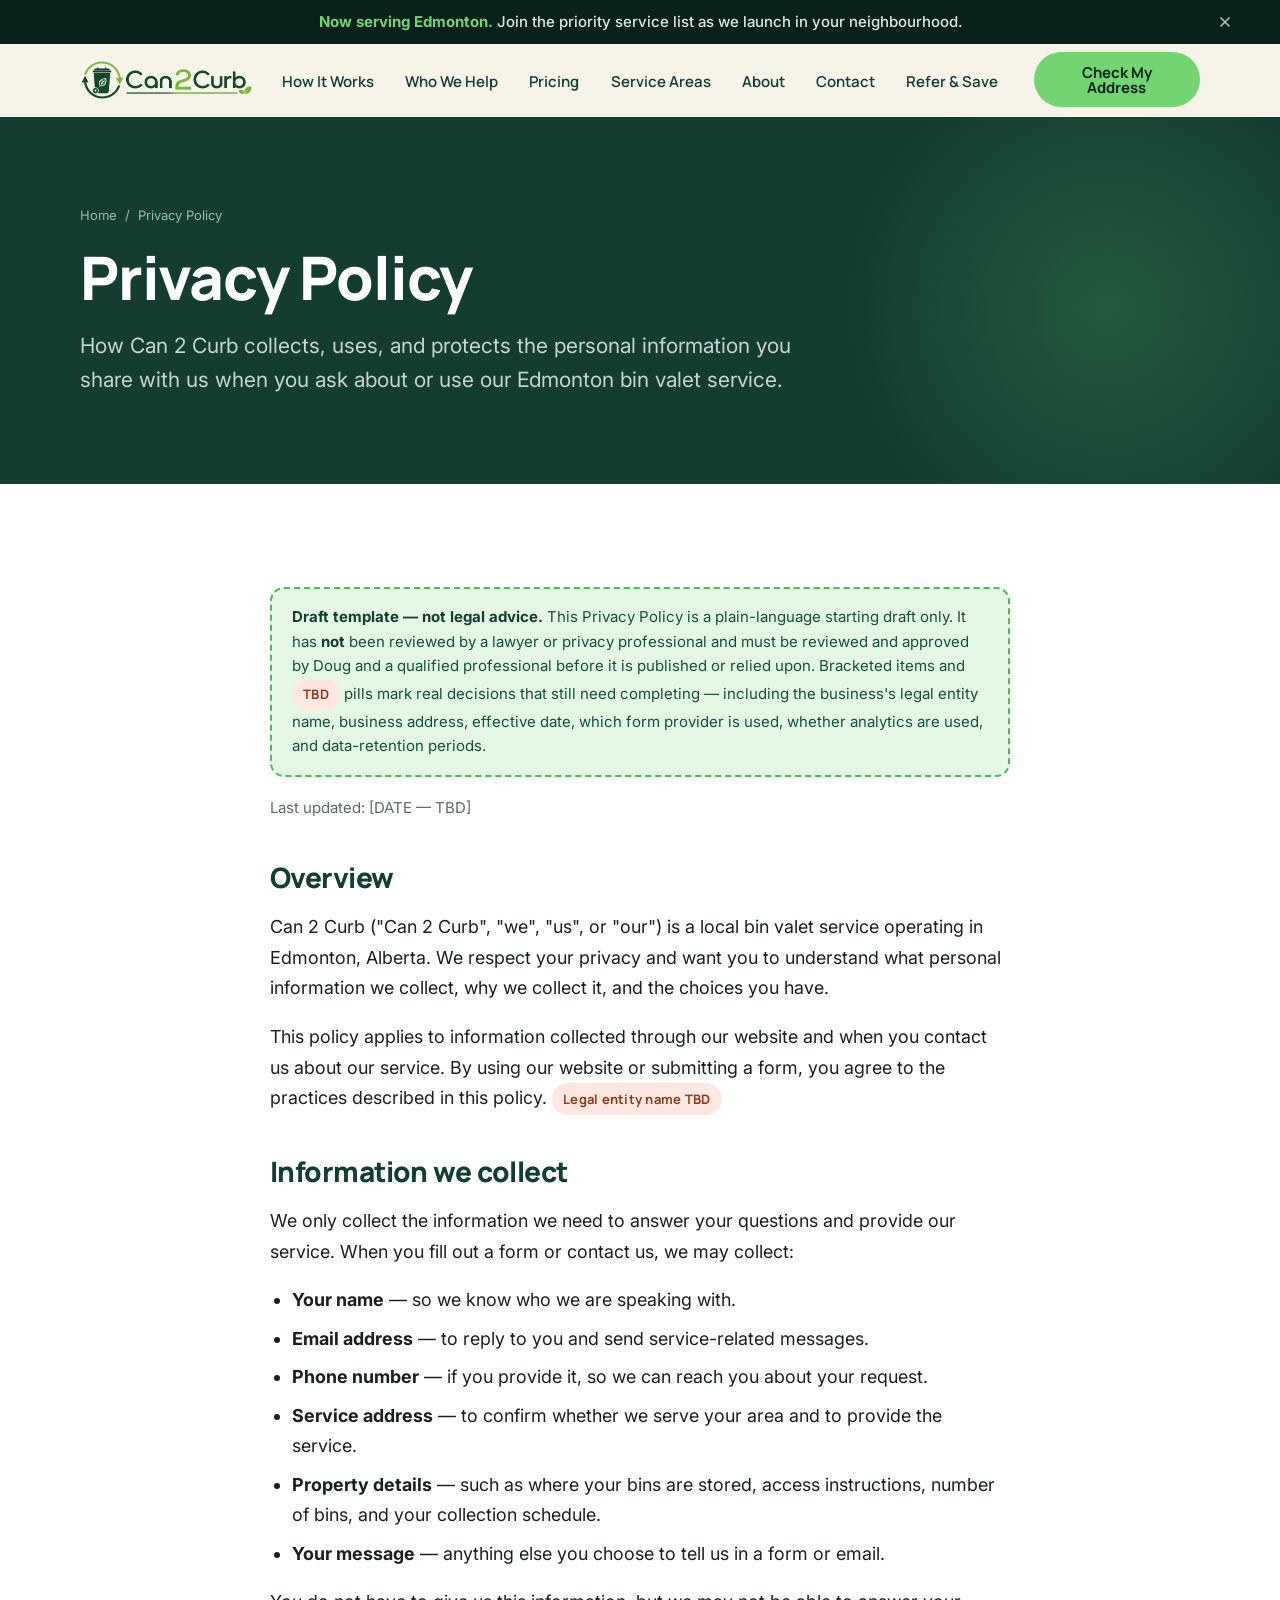
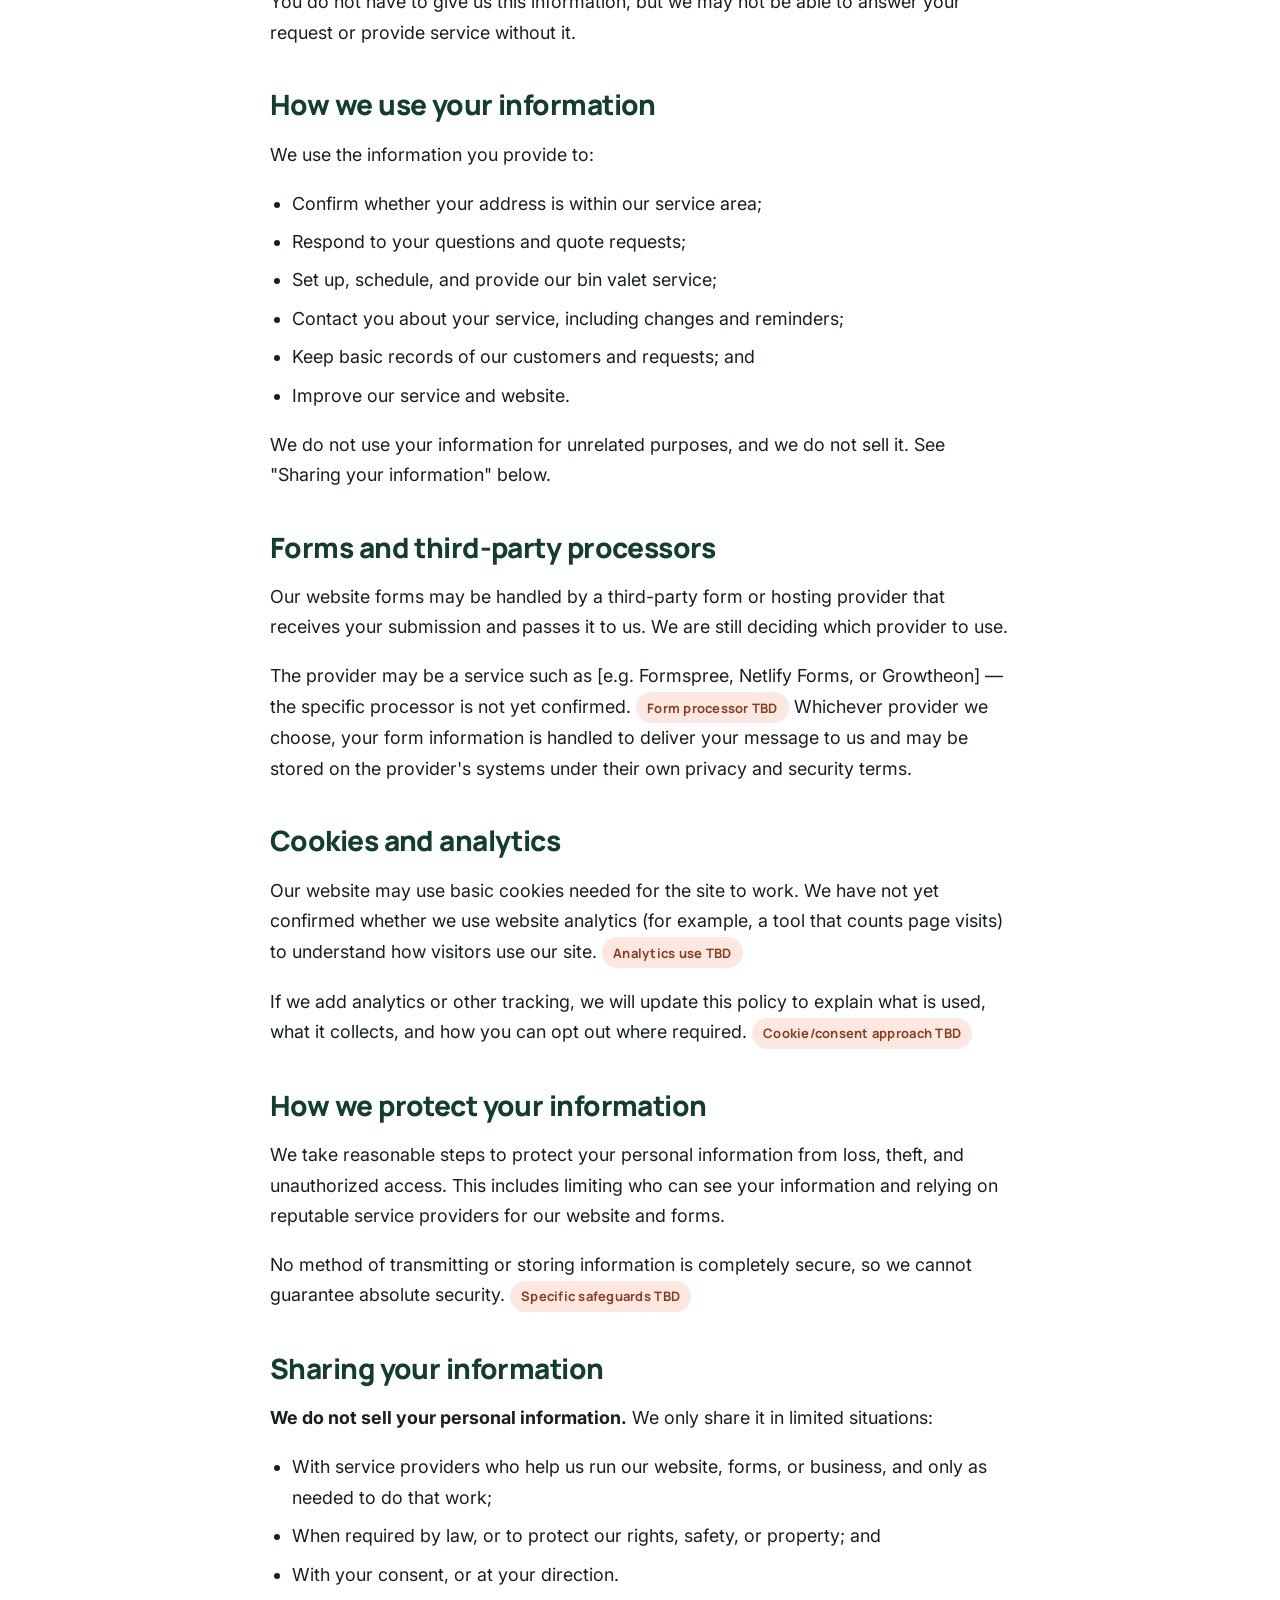
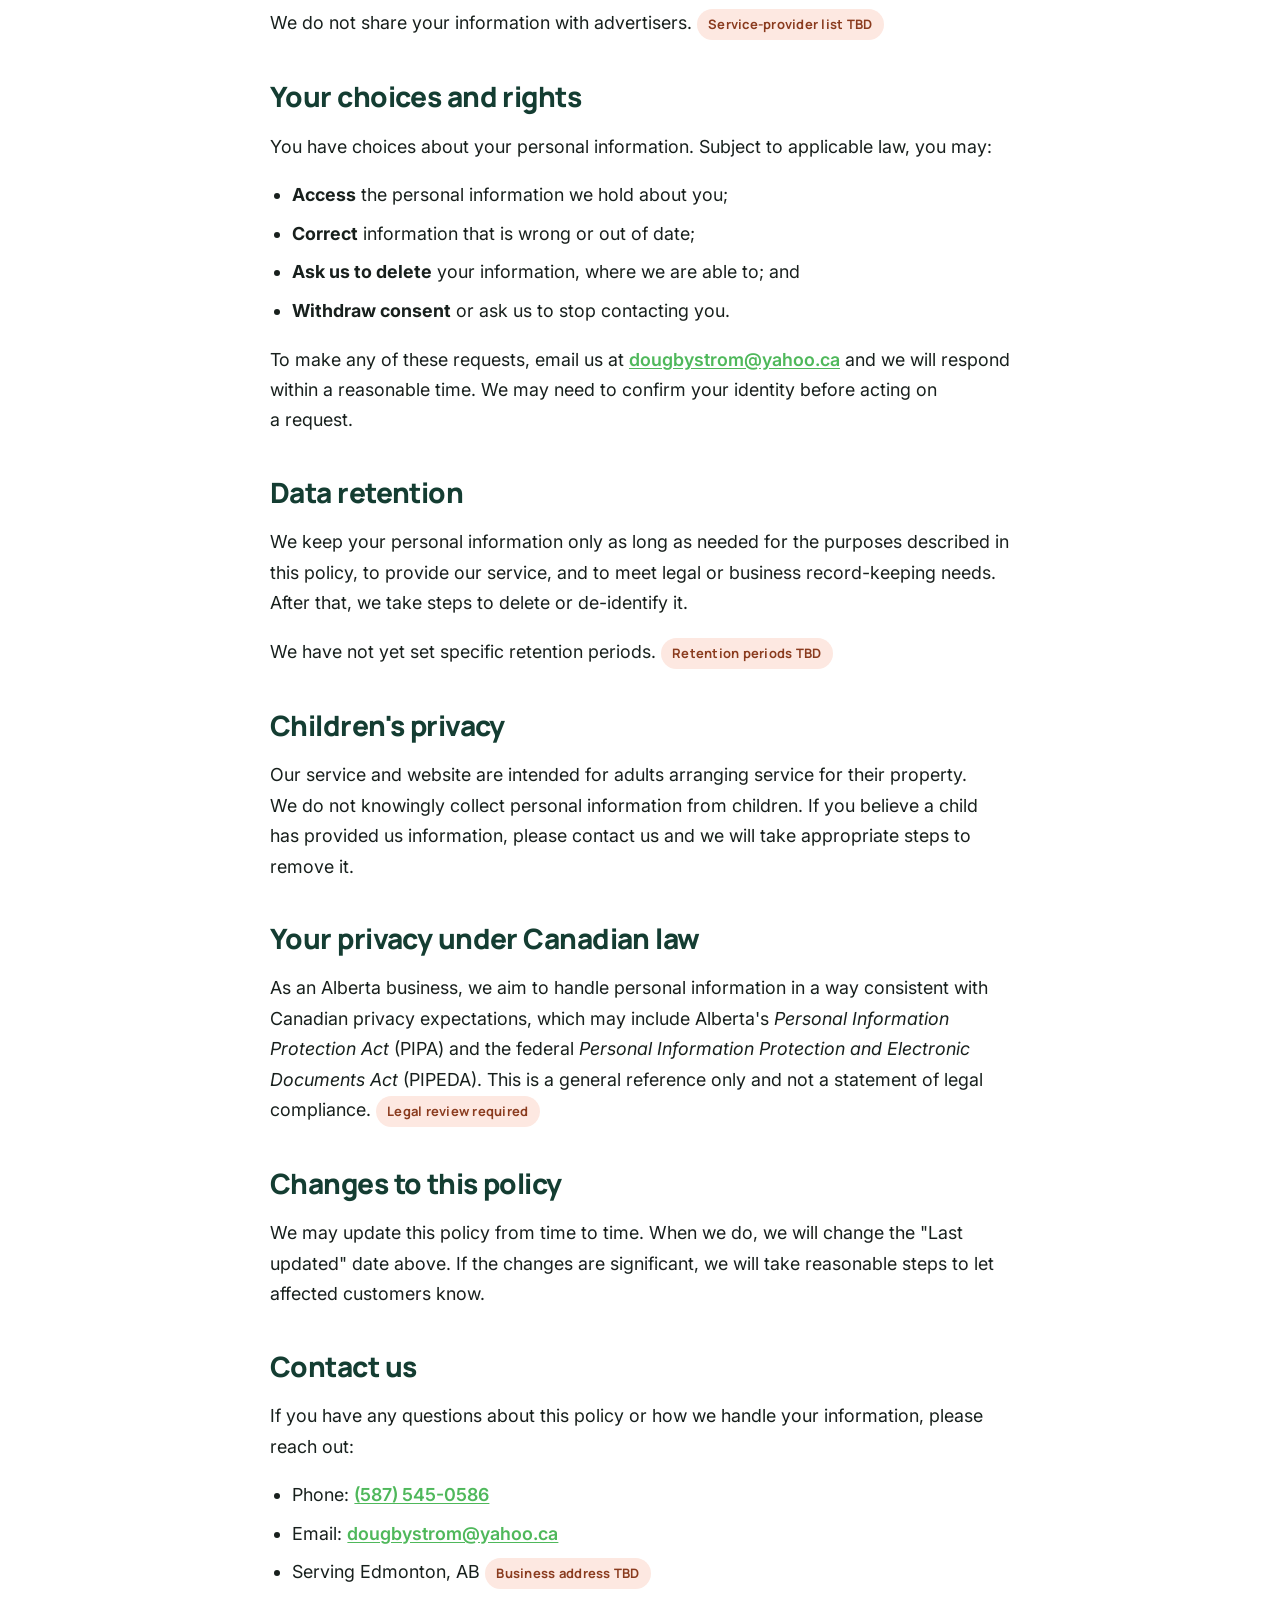
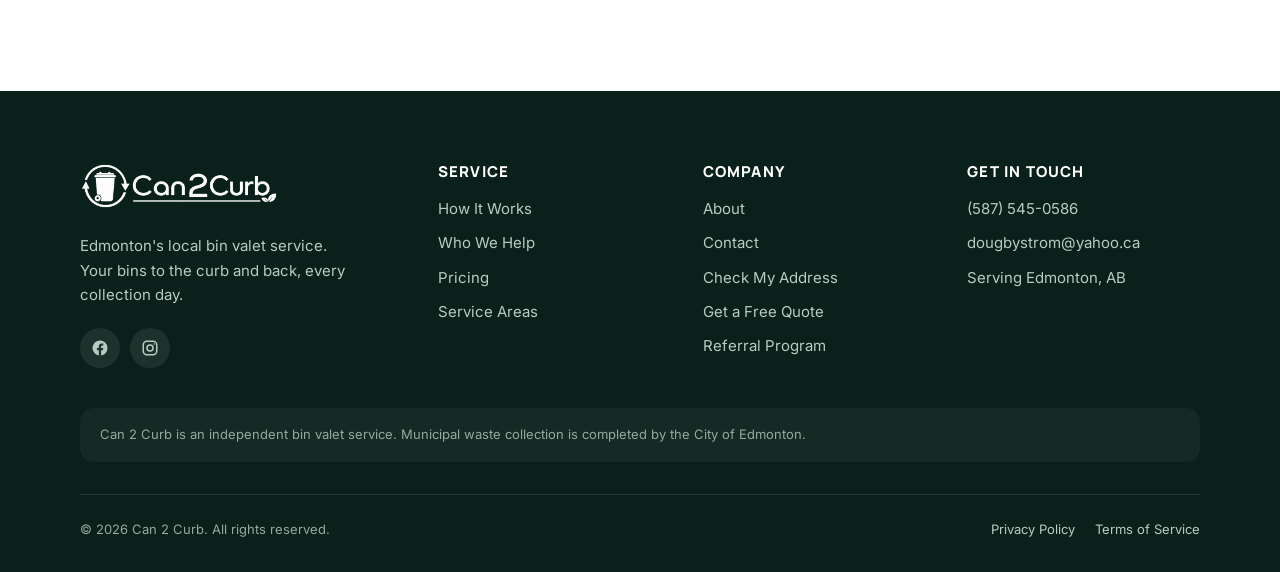
<file: privacy/index.html>
<!DOCTYPE html>
<html lang="en-CA">
<head>
  <meta charset="UTF-8" />
  <meta name="viewport" content="width=device-width, initial-scale=1" />

  <!-- ===== SEO: PRIVACY ===== -->
  <title>Privacy Policy | Can 2 Curb</title>
  <meta name="description" content="How Can 2 Curb, an Edmonton bin valet service, collects, uses, and protects the personal information you share through our website forms. Draft policy pending review." />
  <link rel="canonical" href="https://can2curb.ca/privacy/" />
  <meta name="robots" content="index, follow" />
  <meta name="theme-color" content="#143D32" />

  <!-- Open Graph / social -->
  <meta property="og:type" content="website" />
  <meta property="og:site_name" content="Can 2 Curb" />
  <meta property="og:title" content="Privacy Policy | Can 2 Curb" />
  <meta property="og:description" content="How Can 2 Curb collects, uses, and protects the personal information you share through our website." />
  <meta property="og:url" content="https://can2curb.ca/privacy/" />
  <meta property="og:image" content="https://can2curb.ca/assets/images/og-image.png" /><!-- og-image.png (1200x630) generated from the logo; swap for a custom share card anytime -->
  <meta name="twitter:card" content="summary_large_image" />

  <!-- Favicons -->
  <link rel="icon" href="/assets/icons/favicon.svg" type="image/svg+xml" />
  <link rel="apple-touch-icon" href="/assets/icons/favicon.svg" />

  <!-- Fonts: preconnect + swap for performance -->
  <link rel="preconnect" href="https://fonts.googleapis.com" />
  <link rel="preconnect" href="https://fonts.gstatic.com" crossorigin />
  <link href="https://fonts.googleapis.com/css2?family=Manrope:wght@600;700;800&family=Inter:wght@400;500;600;700&display=swap" rel="stylesheet" />

  <link rel="stylesheet" href="/assets/css/styles.css?v=6" />
</head>
<body>
  <a class="skip-link" href="#main">Skip to main content</a>

  <!-- ============================================================= -->
  <!-- SECTION 1: ANNOUNCEMENT BAR                                    -->
  <!-- ============================================================= -->
  <div class="announce" data-announce>
    <div class="announce__inner">
      <p class="announce__text"><strong>Now serving Edmonton.</strong> Join the priority service list as we launch in your neighbourhood.</p>
      <button class="announce__close" data-announce-close aria-label="Dismiss announcement">
        <svg width="16" height="16" viewBox="0 0 24 24" fill="none" stroke="currentColor" stroke-width="2.5" stroke-linecap="round" aria-hidden="true"><path d="M18 6 6 18M6 6l12 12"/></svg>
      </button>
    </div>
  </div>

  <!-- ============================================================= -->
  <!-- SECTION 2: HEADER / NAV  (reused on every page)               -->
  <!-- ============================================================= -->
  <header class="site-header">
    <nav class="nav" data-nav aria-label="Primary">
      <div class="container nav__inner">
        <a class="brand" href="/" aria-label="Can 2 Curb home">
          <img class="brand__logo" src="/assets/images/logo.png" width="172" height="40" alt="" />
        </a>

        <ul class="nav__links">
          <li><a class="nav__link" href="/how-it-works/">How It Works</a></li>
          <li><a class="nav__link" href="/who-we-help/">Who We Help</a></li>
          <li><a class="nav__link" href="/pricing/">Pricing</a></li>
          <li><a class="nav__link" href="/service-areas/">Service Areas</a></li>
          <li><a class="nav__link" href="/about/">About</a></li>
          <li><a class="nav__link" href="/contact/">Contact</a></li>
          <li><a class="nav__link" href="/#referral">Refer &amp; Save</a></li>
        </ul>

        <a class="btn btn--primary btn--sm nav__cta" href="/service-areas/#check">Check My Address</a>

        <button class="nav__toggle" data-menu-toggle aria-expanded="false" aria-controls="mobile-menu" aria-label="Open menu">
          <span class="burger" aria-hidden="true"><span></span><span></span><span></span></span>
        </button>
      </div>
    </nav>
    <div class="nav__backdrop" data-menu-backdrop></div>
    <div class="nav__mobile" id="mobile-menu" data-menu aria-label="Mobile">
      <a class="nav__link" href="/how-it-works/">How It Works</a>
      <a class="nav__link" href="/who-we-help/">Who We Help</a>
      <a class="nav__link" href="/pricing/">Pricing</a>
      <a class="nav__link" href="/service-areas/">Service Areas</a>
      <a class="nav__link" href="/about/">About</a>
      <a class="nav__link" href="/contact/">Contact</a>
      <a class="nav__link" href="/#referral">Refer &amp; Save</a>
      <a class="btn btn--primary btn--block" href="/service-areas/#check">Check My Address</a>
    </div>
  </header>

  <main id="main">

    <!-- ============================================================= -->
    <!-- SECTION 3: PAGE HERO                                           -->
    <!-- ============================================================= -->
    <section class="page-hero">
      <div class="container">
        <div class="page-hero__inner">
          <nav class="breadcrumb" aria-label="Breadcrumb">
            <a href="/">Home</a>
            <span aria-hidden="true">/</span>
            <span aria-current="page">Privacy Policy</span>
          </nav>
          <h1>Privacy Policy</h1>
          <p class="lead">How Can 2 Curb collects, uses, and protects the personal information you share with us when you ask about or use our Edmonton bin valet service.</p>
        </div>
      </div>
    </section>

    <!-- ============================================================= -->
    <!-- SECTION 4: PRIVACY CONTENT                                     -->
    <!-- ============================================================= -->
    <section class="section section--white">
      <div class="container container--narrow">
        <div class="prose">

          <!-- LEGAL SAFETY NOTE — must stay until reviewed -->
          <!-- TODO(Doug): have this reviewed by a qualified professional before publishing -->
          <div class="placeholder-note">
            <strong>Draft template — not legal advice.</strong> This Privacy Policy is a plain-language starting draft only. It has <strong>not</strong> been reviewed by a lawyer or privacy professional and must be reviewed and approved by Doug and a qualified professional before it is published or relied upon. Bracketed items and <span class="pill pill--todo">TBD</span> pills mark real decisions that still need completing — including the business's legal entity name, business address, effective date, which form provider is used, whether analytics are used, and data-retention periods.
          </div>

          <p class="muted">Last updated: [DATE — TBD]
          <!-- TODO(Doug): set effective date --></p>

          <h2>Overview</h2>
          <p>Can 2 Curb ("Can 2 Curb", "we", "us", or "our") is a local bin valet service operating in Edmonton, Alberta. We respect your privacy and want you to understand what personal information we collect, why we collect it, and the choices you have.</p>
          <p>This policy applies to information collected through our website and when you contact us about our service. By using our website or submitting a form, you agree to the practices described in this policy. <span class="pill pill--todo">Legal entity name TBD</span></p>

          <h2>Information we collect</h2>
          <p>We only collect the information we need to answer your questions and provide our service. When you fill out a form or contact us, we may collect:</p>
          <ul>
            <li><strong>Your name</strong> — so we know who we are speaking with.</li>
            <li><strong>Email address</strong> — to reply to you and send service-related messages.</li>
            <li><strong>Phone number</strong> — if you provide it, so we can reach you about your request.</li>
            <li><strong>Service address</strong> — to confirm whether we serve your area and to provide the service.</li>
            <li><strong>Property details</strong> — such as where your bins are stored, access instructions, number of bins, and your collection schedule.</li>
            <li><strong>Your message</strong> — anything else you choose to tell us in a form or email.</li>
          </ul>
          <p>You do not have to give us this information, but we may not be able to answer your request or provide service without it.</p>

          <h2>How we use your information</h2>
          <p>We use the information you provide to:</p>
          <ul>
            <li>Confirm whether your address is within our service area;</li>
            <li>Respond to your questions and quote requests;</li>
            <li>Set up, schedule, and provide our bin valet service;</li>
            <li>Contact you about your service, including changes and reminders;</li>
            <li>Keep basic records of our customers and requests; and</li>
            <li>Improve our service and website.</li>
          </ul>
          <p>We do not use your information for unrelated purposes, and we do not sell it. See "Sharing your information" below.</p>

          <h2>Forms and third-party processors</h2>
          <p>Our website forms may be handled by a third-party form or hosting provider that receives your submission and passes it to us. We are still deciding which provider to use.</p>
          <p>The provider may be a service such as [e.g. Formspree, Netlify Forms, or Growtheon] — the specific processor is not yet confirmed. <span class="pill pill--todo">Form processor TBD</span> Whichever provider we choose, your form information is handled to deliver your message to us and may be stored on the provider's systems under their own privacy and security terms.</p>
          <!-- TODO(Doug): confirm the exact form/hosting provider and link to their privacy terms; update this section to name the real processor and where data is stored (e.g. data residency). -->

          <h2>Cookies and analytics</h2>
          <p>Our website may use basic cookies needed for the site to work. We have not yet confirmed whether we use website analytics (for example, a tool that counts page visits) to understand how visitors use our site. <span class="pill pill--todo">Analytics use TBD</span></p>
          <p>If we add analytics or other tracking, we will update this policy to explain what is used, what it collects, and how you can opt out where required. <span class="pill pill--todo">Cookie/consent approach TBD</span></p>
          <!-- TODO(Doug): confirm whether analytics (e.g. Google Analytics, Plausible, or none) and any cookies beyond strictly-necessary are used, then update this section and add a cookie/consent notice if required. -->

          <h2>How we protect your information</h2>
          <p>We take reasonable steps to protect your personal information from loss, theft, and unauthorized access. This includes limiting who can see your information and relying on reputable service providers for our website and forms.</p>
          <p>No method of transmitting or storing information is completely secure, so we cannot guarantee absolute security. <span class="pill pill--todo">Specific safeguards TBD</span></p>
          <!-- TODO(Doug): describe the actual safeguards used (e.g. account access controls, encrypted storage) once systems are chosen. Do not overstate security. -->

          <h2>Sharing your information</h2>
          <p><strong>We do not sell your personal information.</strong> We only share it in limited situations:</p>
          <ul>
            <li>With service providers who help us run our website, forms, or business, and only as needed to do that work;</li>
            <li>When required by law, or to protect our rights, safety, or property; and</li>
            <li>With your consent, or at your direction.</li>
          </ul>
          <p>We do not share your information with advertisers. <span class="pill pill--todo">Service-provider list TBD</span></p>

          <h2>Your choices and rights</h2>
          <p>You have choices about your personal information. Subject to applicable law, you may:</p>
          <ul>
            <li><strong>Access</strong> the personal information we hold about you;</li>
            <li><strong>Correct</strong> information that is wrong or out of date;</li>
            <li><strong>Ask us to delete</strong> your information, where we are able to; and</li>
            <li><strong>Withdraw consent</strong> or ask us to stop contacting you.</li>
          </ul>
          <p>To make any of these requests, email us at <a href="mailto:dougbystrom@yahoo.ca" data-email>dougbystrom@yahoo.ca</a> and we will respond within a reasonable time. We may need to confirm your identity before acting on a request.</p>

          <h2>Data retention</h2>
          <p>We keep your personal information only as long as needed for the purposes described in this policy, to provide our service, and to meet legal or business record-keeping needs. After that, we take steps to delete or de-identify it.</p>
          <p>We have not yet set specific retention periods. <span class="pill pill--todo">Retention periods TBD</span></p>
          <!-- TODO(Doug): set concrete retention periods (e.g. how long enquiries and customer records are kept) with professional guidance. -->

          <h2>Children's privacy</h2>
          <p>Our service and website are intended for adults arranging service for their property. We do not knowingly collect personal information from children. If you believe a child has provided us information, please contact us and we will take appropriate steps to remove it.</p>

          <h2>Your privacy under Canadian law</h2>
          <p>As an Alberta business, we aim to handle personal information in a way consistent with Canadian privacy expectations, which may include Alberta's <em>Personal Information Protection Act</em> (PIPA) and the federal <em>Personal Information Protection and Electronic Documents Act</em> (PIPEDA). This is a general reference only and not a statement of legal compliance. <span class="pill pill--todo">Legal review required</span></p>
          <!-- TODO(Doug): confirm which privacy laws apply to the business and have a professional verify the obligations before making any compliance statements. -->

          <h2>Changes to this policy</h2>
          <p>We may update this policy from time to time. When we do, we will change the "Last updated" date above. If the changes are significant, we will take reasonable steps to let affected customers know.</p>

          <h2>Contact us</h2>
          <p>If you have any questions about this policy or how we handle your information, please reach out:</p>
          <ul>
            <li>Phone: <a href="tel:+15875450586" data-phone>(587) 545-0586</a></li>
            <li>Email: <a href="mailto:dougbystrom@yahoo.ca" data-email>dougbystrom@yahoo.ca</a></li>
            <li>Serving Edmonton, AB <span class="pill pill--todo">Business address TBD</span></li>
          </ul>
          <!-- TODO(Doug): add the registered business/legal entity name and a mailing or business address for privacy enquiries. -->

        </div>
      </div>
    </section>

  </main>

  <!-- ============================================================= -->
  <!-- SECTION 5: FOOTER  (reused on every page)                     -->
  <!-- ============================================================= -->
  <footer class="footer">
    <div class="container">
      <div class="footer__top">
        <div class="footer__brand">
          <a class="brand" href="/" aria-label="Can 2 Curb home">
            <img class="brand__logo brand__logo--footer" src="/assets/images/logo-white.png" width="172" height="40" alt="" />
          </a>
          <p class="footer__desc">Edmonton's local bin valet service. Your bins to the curb and back, every collection day.</p>
          <div class="footer__social">
            <a href="#" data-fb aria-label="Can 2 Curb on Facebook"><svg width="18" height="18" viewBox="0 0 24 24" fill="currentColor" aria-hidden="true"><path d="M22 12a10 10 0 1 0-11.6 9.9v-7H7.9V12h2.5V9.8c0-2.5 1.5-3.9 3.8-3.9 1.1 0 2.2.2 2.2.2v2.5h-1.3c-1.2 0-1.6.8-1.6 1.6V12h2.8l-.4 2.9h-2.4v7A10 10 0 0 0 22 12z"/></svg></a>
            <a href="#" data-ig aria-label="Can 2 Curb on Instagram"><svg width="18" height="18" viewBox="0 0 24 24" fill="none" stroke="currentColor" stroke-width="2" aria-hidden="true"><rect x="3" y="3" width="18" height="18" rx="5"/><circle cx="12" cy="12" r="4"/><circle cx="17.5" cy="6.5" r="1" fill="currentColor" stroke="none"/></svg></a>
          </div>
        </div>
        <div class="footer__col">
          <h4>Service</h4>
          <ul>
            <li><a href="/how-it-works/">How It Works</a></li>
            <li><a href="/who-we-help/">Who We Help</a></li>
            <li><a href="/pricing/">Pricing</a></li>
            <li><a href="/service-areas/">Service Areas</a></li>
          </ul>
        </div>
        <div class="footer__col">
          <h4>Company</h4>
          <ul>
            <li><a href="/about/">About</a></li>
            <li><a href="/contact/">Contact</a></li>
            <li><a href="/service-areas/#check">Check My Address</a></li>
            <li><a href="/contact/">Get a Free Quote</a></li>
            <li><a href="/#referral">Referral Program</a></li>
          </ul>
        </div>
        <div class="footer__col">
          <h4>Get in touch</h4>
          <ul>
            <li><a href="tel:+15875450586" data-phone>(587) 545-0586</a></li>
            <li><a href="mailto:dougbystrom@yahoo.ca" data-email>dougbystrom@yahoo.ca</a></li>
            <li>Serving Edmonton, AB</li>
          </ul>
        </div>
      </div>

      <p class="footer__disclaimer">Can 2 Curb is an independent bin valet service. Municipal waste collection is completed by the City of Edmonton.</p>

      <div class="footer__bottom">
        <p>&copy; <span data-year>2026</span> Can 2 Curb. All rights reserved.</p>
        <div class="footer__bottom-links">
          <a href="/privacy/">Privacy Policy</a>
          <a href="/terms/">Terms of Service</a>
        </div>
      </div>
    </div>
  </footer>

  <script src="/assets/js/main.js?v=6" defer></script>
</body>
</html>
</file>
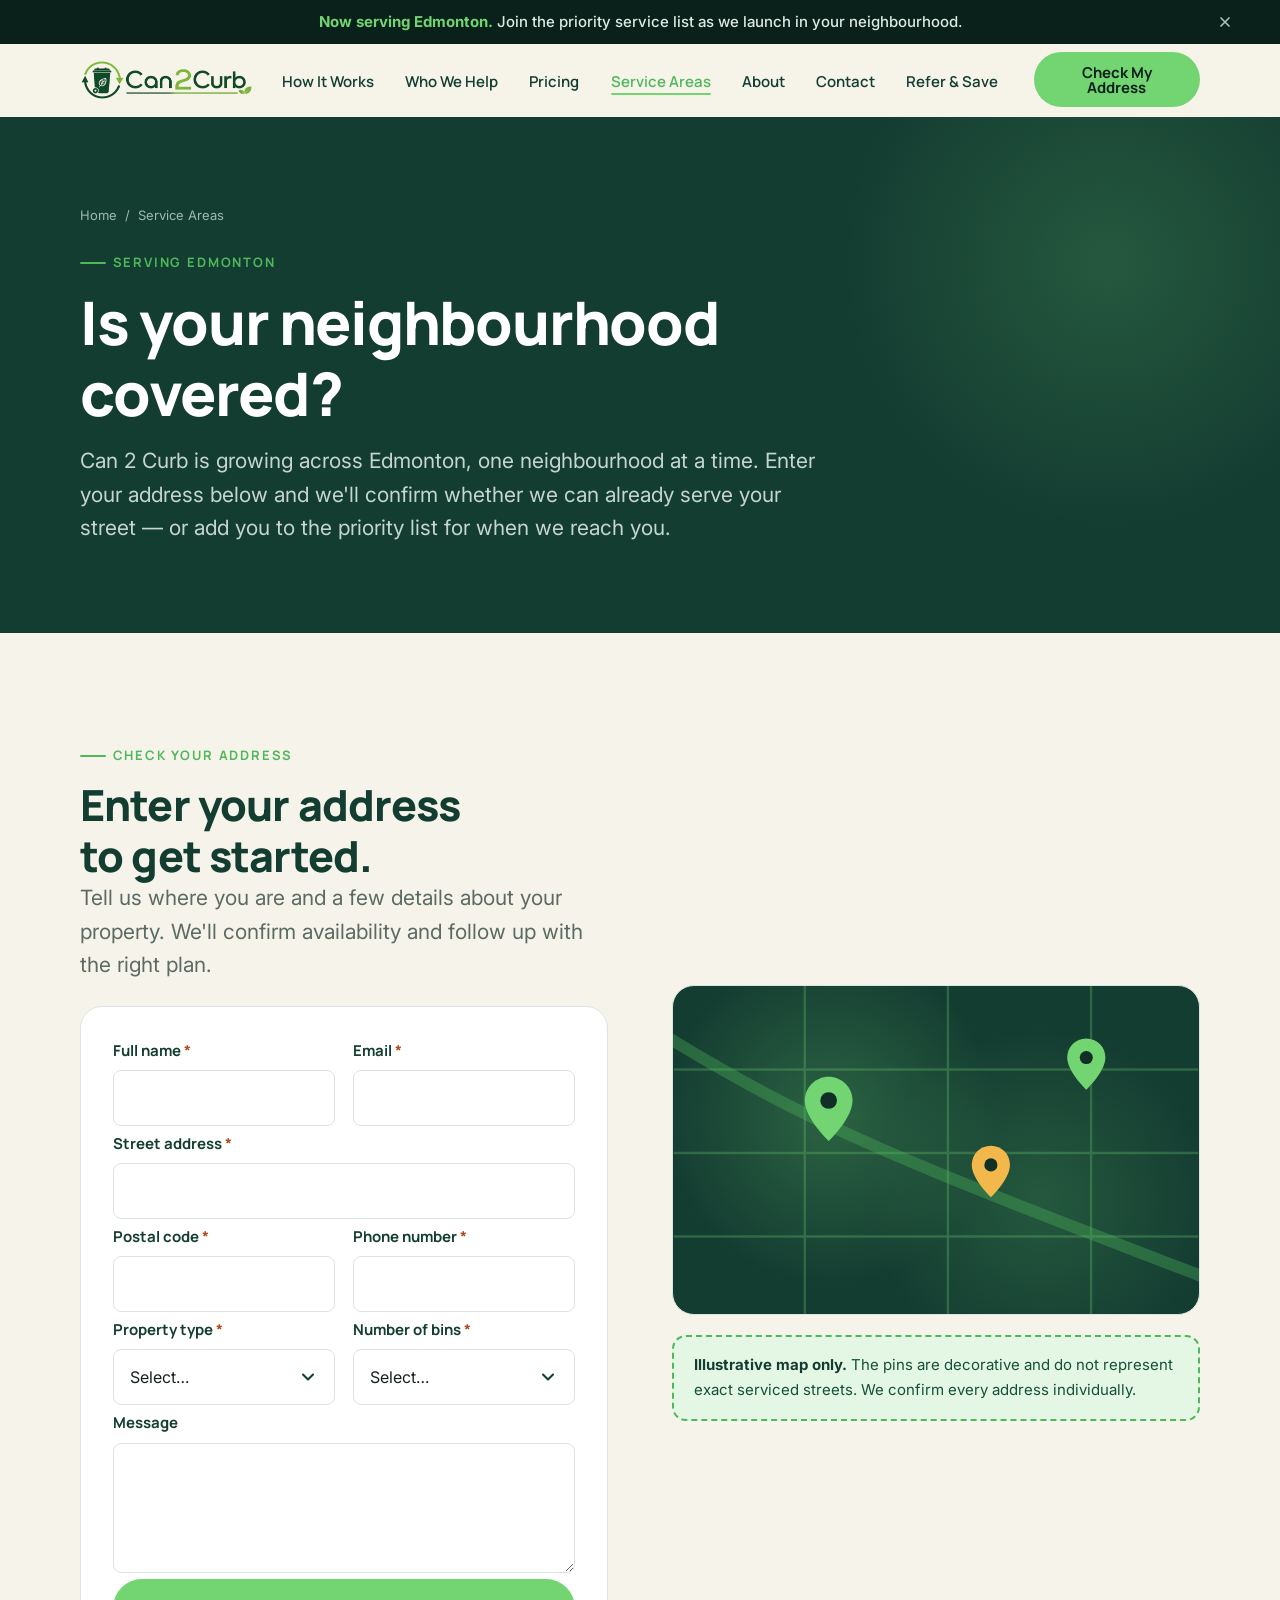
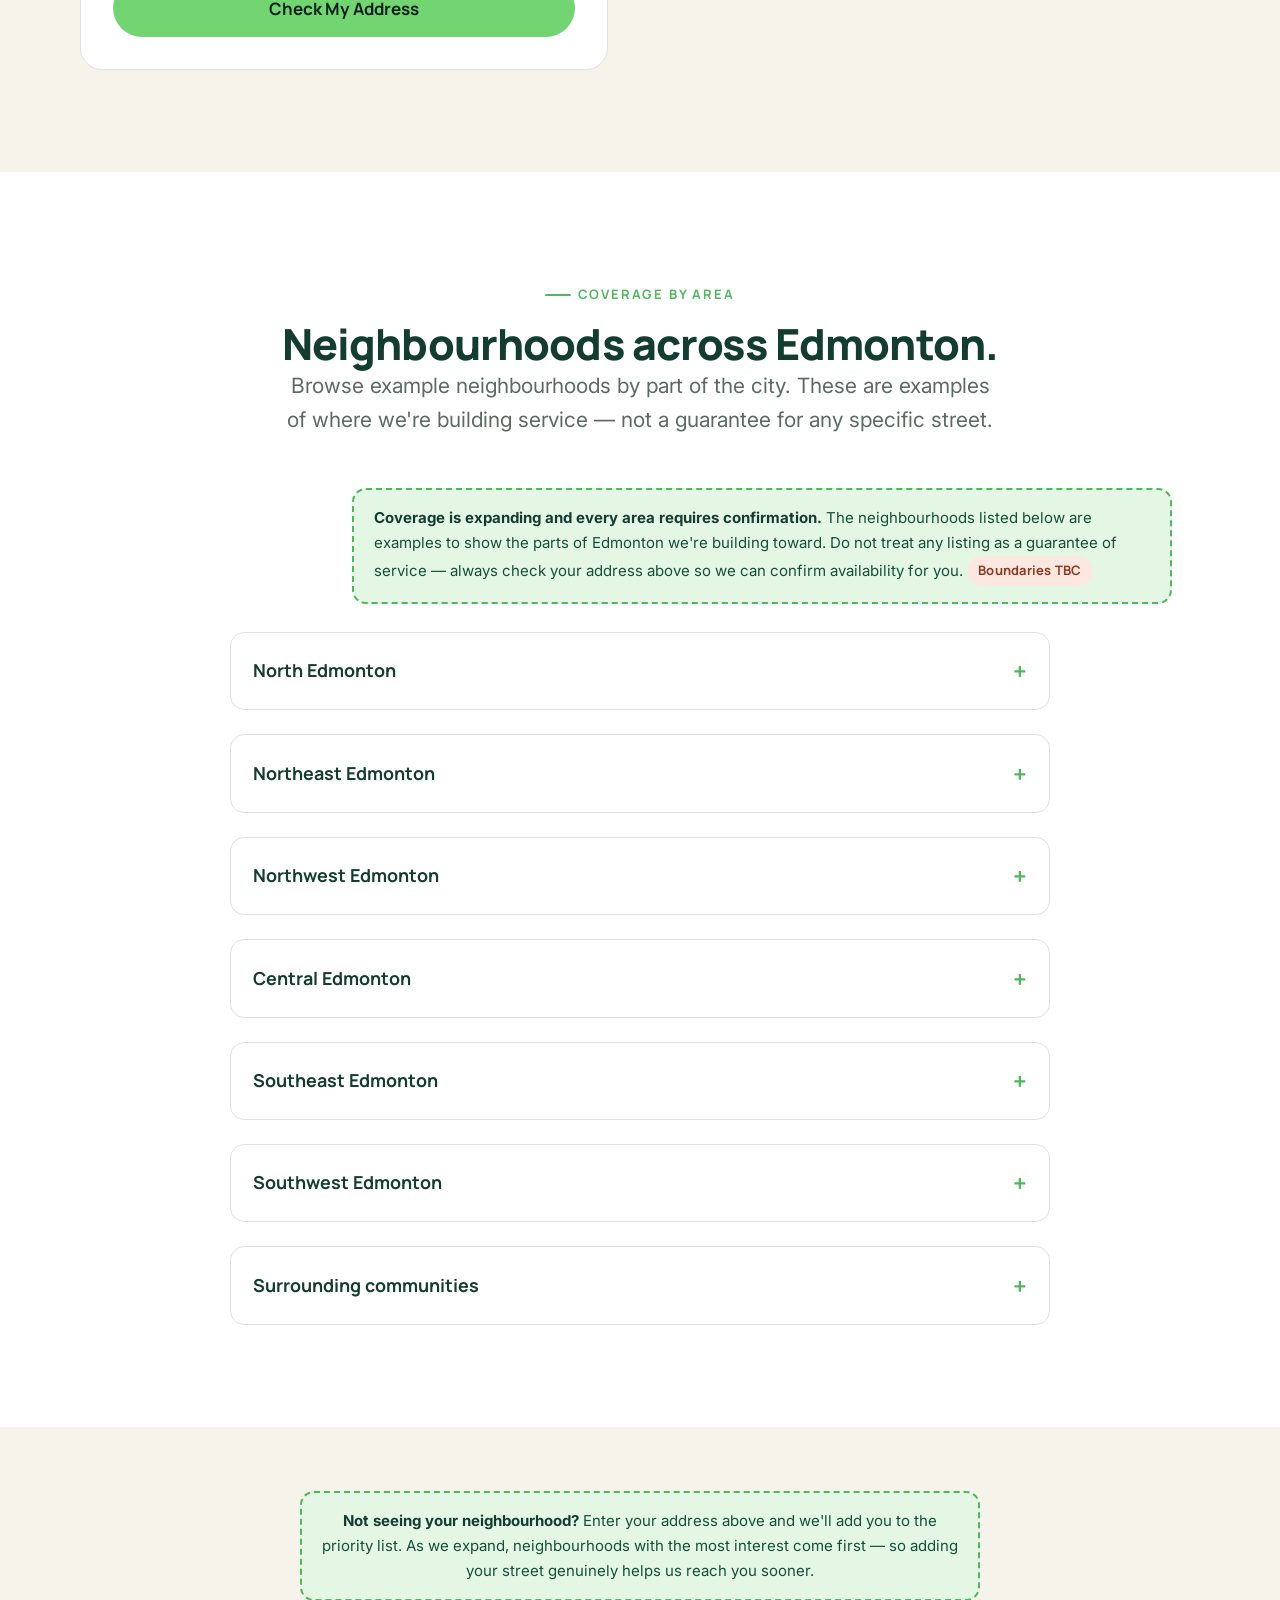
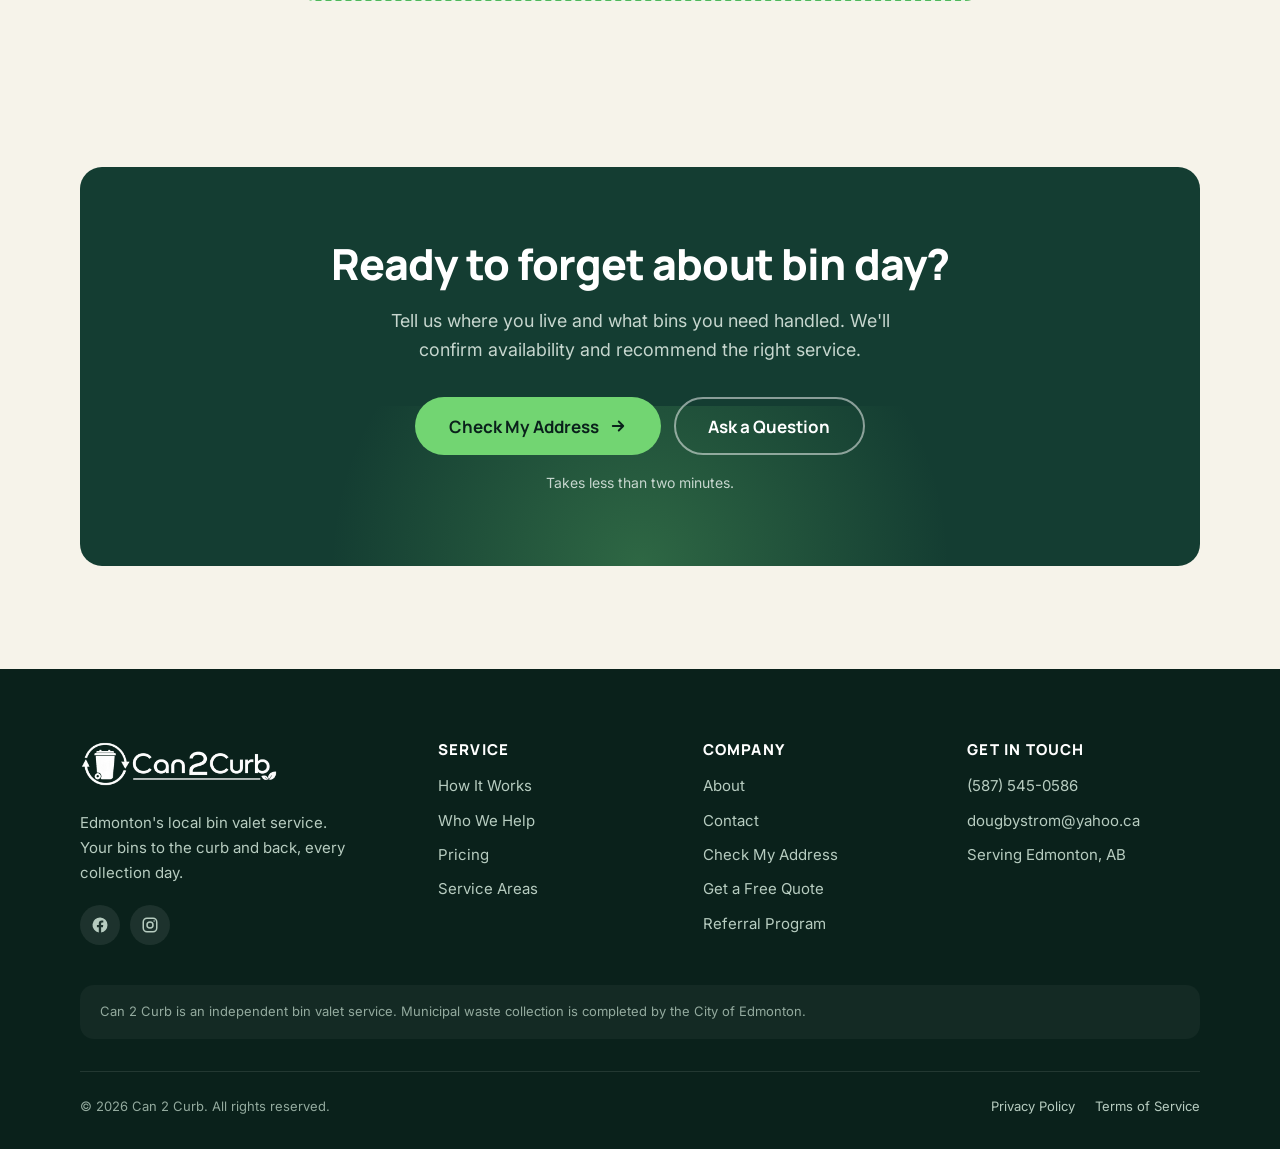
<file: service-areas/index.html>
<!DOCTYPE html>
<html lang="en-CA">
<head>
  <meta charset="UTF-8" />
  <meta name="viewport" content="width=device-width, initial-scale=1" />

  <!-- ===== SEO: SERVICE AREAS ===== -->
  <title>Service Areas | Edmonton Bin Valet | Can 2 Curb</title>
  <meta name="description" content="Check whether Can 2 Curb serves your Edmonton neighbourhood. Enter your address and we'll confirm bin valet availability. Coverage is expanding across the city." />
  <link rel="canonical" href="https://can2curb.ca/service-areas/" />
  <meta name="robots" content="index, follow" />
  <meta name="theme-color" content="#143D32" />

  <!-- Open Graph / social -->
  <meta property="og:type" content="website" />
  <meta property="og:site_name" content="Can 2 Curb" />
  <meta property="og:title" content="Service Areas | Edmonton Bin Valet | Can 2 Curb" />
  <meta property="og:description" content="Enter your address and we'll confirm bin valet availability in your Edmonton neighbourhood. Coverage is expanding across the city." />
  <meta property="og:url" content="https://can2curb.ca/service-areas/" />
  <meta property="og:image" content="https://can2curb.ca/assets/images/og-image.png" /><!-- og-image.png (1200x630) generated from the logo; swap for a custom share card anytime -->
  <meta name="twitter:card" content="summary_large_image" />

  <!-- Favicons (SVG provided; TODO(Doug): add .ico / png sizes for older devices) -->
  <link rel="icon" href="/assets/icons/favicon.svg" type="image/svg+xml" />
  <link rel="apple-touch-icon" href="/assets/icons/favicon.svg" />

  <!-- Fonts: preconnect + swap for performance -->
  <link rel="preconnect" href="https://fonts.googleapis.com" />
  <link rel="preconnect" href="https://fonts.gstatic.com" crossorigin />
  <link href="https://fonts.googleapis.com/css2?family=Manrope:wght@600;700;800&family=Inter:wght@400;500;600;700&display=swap" rel="stylesheet" />

  <link rel="stylesheet" href="/assets/css/styles.css?v=6" />
</head>
<body>
  <a class="skip-link" href="#main">Skip to main content</a>

  <!-- ============================================================= -->
  <!-- SECTION 1: ANNOUNCEMENT BAR                                    -->
  <!-- ============================================================= -->
  <div class="announce" data-announce>
    <div class="announce__inner">
      <p class="announce__text"><strong>Now serving Edmonton.</strong> Join the priority service list as we launch in your neighbourhood.</p>
      <button class="announce__close" data-announce-close aria-label="Dismiss announcement">
        <svg width="16" height="16" viewBox="0 0 24 24" fill="none" stroke="currentColor" stroke-width="2.5" stroke-linecap="round" aria-hidden="true"><path d="M18 6 6 18M6 6l12 12"/></svg>
      </button>
    </div>
  </div>

  <!-- ============================================================= -->
  <!-- SECTION 2: HEADER / NAV  (reused on every page)               -->
  <!-- ============================================================= -->
  <header class="site-header">
    <nav class="nav" data-nav aria-label="Primary">
      <div class="container nav__inner">
        <a class="brand" href="/" aria-label="Can 2 Curb home">
          <img class="brand__logo" src="/assets/images/logo.png" width="172" height="40" alt="" />
        </a>

        <ul class="nav__links">
          <li><a class="nav__link" href="/how-it-works/">How It Works</a></li>
          <li><a class="nav__link" href="/who-we-help/">Who We Help</a></li>
          <li><a class="nav__link" href="/pricing/">Pricing</a></li>
          <li><a class="nav__link" href="/service-areas/" aria-current="page">Service Areas</a></li>
          <li><a class="nav__link" href="/about/">About</a></li>
          <li><a class="nav__link" href="/contact/">Contact</a></li>
          <li><a class="nav__link" href="/#referral">Refer &amp; Save</a></li>
        </ul>

        <a class="btn btn--primary btn--sm nav__cta" href="/service-areas/#check">Check My Address</a>

        <button class="nav__toggle" data-menu-toggle aria-expanded="false" aria-controls="mobile-menu" aria-label="Open menu">
          <span class="burger" aria-hidden="true"><span></span><span></span><span></span></span>
        </button>
      </div>
    </nav>
    <div class="nav__backdrop" data-menu-backdrop></div>
    <div class="nav__mobile" id="mobile-menu" data-menu aria-label="Mobile">
      <a class="nav__link" href="/how-it-works/">How It Works</a>
      <a class="nav__link" href="/who-we-help/">Who We Help</a>
      <a class="nav__link" href="/pricing/">Pricing</a>
      <a class="nav__link" href="/service-areas/" aria-current="page">Service Areas</a>
      <a class="nav__link" href="/about/">About</a>
      <a class="nav__link" href="/contact/">Contact</a>
      <a class="nav__link" href="/#referral">Refer &amp; Save</a>
      <a class="btn btn--primary btn--block" href="/service-areas/#check">Check My Address</a>
    </div>
  </header>

  <main id="main">

    <!-- ============================================================= -->
    <!-- SECTION 3: PAGE HERO                                           -->
    <!-- ============================================================= -->
    <section class="page-hero">
      <div class="container">
        <div class="page-hero__inner">
          <nav class="breadcrumb" aria-label="Breadcrumb">
            <a href="/">Home</a><span aria-hidden="true">/</span><span aria-current="page">Service Areas</span>
          </nav>
          <p class="eyebrow" data-reveal>Serving Edmonton</p>
          <h1 data-reveal data-reveal-delay="1">Is your neighbourhood covered?</h1>
          <p class="lead" data-reveal data-reveal-delay="2">Can 2 Curb is growing across Edmonton, one neighbourhood at a time. Enter your address below and we'll confirm whether we can already serve your street — or add you to the priority list for when we reach you.</p>
        </div>
      </div>
    </section>

    <!-- ============================================================= -->
    <!-- SECTION 4: ADDRESS CHECK + MAP                                 -->
    <!-- ============================================================= -->
    <section class="section section--cream" id="check">
      <div class="container">
        <div class="split">
          <!-- Address-check form -->
          <div class="split__copy">
            <p class="eyebrow" data-reveal>Check your address</p>
            <h2 class="h2" data-reveal data-reveal-delay="1">Enter your address to get started.</h2>
            <p class="lead" data-reveal data-reveal-delay="2">Tell us where you are and a few details about your property. We'll confirm availability and follow up with the right plan.</p>
            <!-- NOTE(Doug): This is a lead-capture form, NOT a live geographic lookup. It does not
                 check an address against a real service-area database — no such database exists yet.
                 Every submission is reviewed by hand and confirmed by email. Wire up a true
                 boundary/postal-code lookup once real coverage data is available. -->
            <div class="card" data-reveal data-reveal-delay="2" style="margin-top:1.5rem;">
              <!-- Submits to Growtheon (LeadRescue) via main.js. data-gt keys map to the
                   Growtheon "Check my address" form field IDs; form is tagged data-growtheon-form. -->
              <form class="form" data-form data-growtheon-form="980bc265-b072-4700-90e3-dbb56af105d2" novalidate>
                <div data-form-fields>
                  <div class="form__row form__row--2">
                    <div class="field">
                      <label for="ac-name">Full name <span class="req" aria-hidden="true">*</span></label>
                      <input class="input" id="ac-name" name="name" type="text" required autocomplete="name" data-gt="full-name-field_1787070412759_f7xbzr" />
                      <p class="field__error" aria-live="polite"></p>
                    </div>
                    <div class="field">
                      <label for="ac-email">Email <span class="req" aria-hidden="true">*</span></label>
                      <input class="input" id="ac-email" name="email" type="email" required autocomplete="email" data-gt="email-field_1786976969620_j38epc" />
                      <p class="field__error" aria-live="polite"></p>
                    </div>
                  </div>
                  <div class="field">
                    <label for="ac-street">Street address <span class="req" aria-hidden="true">*</span></label>
                    <input class="input" id="ac-street" name="street" type="text" required autocomplete="street-address" data-gt="address-field_1787076292743_35p9js" />
                    <p class="field__error" aria-live="polite"></p>
                  </div>
                  <div class="form__row form__row--2">
                    <div class="field">
                      <label for="ac-postal">Postal code <span class="req" aria-hidden="true">*</span></label>
                      <input class="input" id="ac-postal" name="postal" type="text" required autocomplete="postal-code" data-gt="zipcode-field_1787076299100_9gbqcl" />
                      <p class="field__error" aria-live="polite"></p>
                    </div>
                    <div class="field">
                      <label for="ac-phone">Phone number <span class="req" aria-hidden="true">*</span></label>
                      <input class="input" id="ac-phone" name="phone" type="tel" required autocomplete="tel" data-gt="phone-field_1787070567818_c7mxn2" />
                      <p class="field__error" aria-live="polite"></p>
                    </div>
                  </div>
                  <div class="form__row form__row--2">
                    <div class="field">
                      <label for="ac-type">Property type <span class="req" aria-hidden="true">*</span></label>
                      <select class="select" id="ac-type" name="property_type" required data-gt="select-field_1786976735512_5mmm2n">
                        <option value="">Select…</option><option value="option1">Single-family home</option><option value="option2">Townhouse</option><option value="option3">Duplex</option><option value="option4">Condo / apartment</option><option value="option5">Airbnb / short-term rental</option><option value="option6">Group home</option><option value="option7">Multiple properties</option>
                      </select>
                      <p class="field__error" aria-live="polite"></p>
                    </div>
                    <div class="field">
                      <label for="ac-bins">Number of bins <span class="req" aria-hidden="true">*</span></label>
                      <select class="select" id="ac-bins" name="bins" required data-gt="select-field_1786976930928_vlhx33"><option value="">Select…</option><option value="option1">1</option><option value="option2">2</option><option value="option3">3</option><option value="option4">4+</option></select>
                      <p class="field__error" aria-live="polite"></p>
                    </div>
                  </div>
                  <div class="field">
                    <label for="ac-message">Message</label>
                    <textarea class="textarea" id="ac-message" name="message" data-gt="textarea-field_1787072563394_5tkkvl"></textarea>
                    <p class="field__error" aria-live="polite"></p>
                  </div>
                  <!-- honeypot: leave exactly as-is -->
                  <div class="hp-field" aria-hidden="true"><label>Leave blank<input type="text" tabindex="-1" autocomplete="off" name="company_hp" data-honeypot /></label></div>
                  <div class="form-status form-status--error" data-form-error hidden tabindex="-1" role="alert"><strong>Please fix the following:</strong><ul data-form-error-list></ul></div>
                  <button class="btn btn--primary btn--lg btn--block" type="submit"><span class="btn__label">Check My Address</span><svg class="btn__spinner" width="18" height="18" viewBox="0 0 24 24" fill="none" stroke="currentColor" stroke-width="3" aria-hidden="true"><path d="M12 3a9 9 0 1 0 9 9" stroke-linecap="round"/></svg></button>
                </div>
                <div class="form-success" data-form-success hidden>
                  <svg class="success-check" viewBox="0 0 60 60" aria-hidden="true"><circle cx="30" cy="30" r="26"/><path d="M18 31l8 8 16-17"/></svg>
                  <h3>Thanks — we'll be in touch.</h3>
                  <p>We'll confirm service availability for your address and recommend the right plan.</p>
                </div>
              </form>
            </div>
          </div>

          <!-- Stylised map placeholder (decorative) -->
          <div class="split__media" data-reveal data-reveal-delay="2">
            <div class="map-ph" aria-hidden="true">
              <svg viewBox="0 0 440 275" xmlns="http://www.w3.org/2000/svg" style="position:absolute;inset:0;width:100%;height:100%;">
                <!-- stylised road lines -->
                <g stroke="#72D572" stroke-width="2" opacity="0.28" fill="none">
                  <path d="M0 70 H440"/><path d="M0 140 H440"/><path d="M0 210 H440"/>
                  <path d="M110 0 V275"/><path d="M230 0 V275"/><path d="M350 0 V275"/>
                </g>
                <!-- river ribbon -->
                <path d="M-10 40 C 120 120, 200 150, 460 250" stroke="#4FB85B" stroke-width="10" opacity="0.35" fill="none" stroke-linecap="round"/>
                <!-- location pins -->
                <g fill="#72D572">
                  <path d="M110 96c0-11 9-20 20-20s20 9 20 20c0 15-20 34-20 34s-20-19-20-34z"/>
                  <circle cx="130" cy="96" r="7" fill="#0F2F27"/>
                </g>
                <g fill="#F2B84B">
                  <path d="M250 150c0-9 7-16 16-16s16 7 16 16c0 12-16 27-16 27s-16-15-16-27z"/>
                  <circle cx="266" cy="150" r="5.5" fill="#0F2F27"/>
                </g>
                <g fill="#72D572">
                  <path d="M330 60c0-9 7-16 16-16s16 7 16 16c0 12-16 27-16 27s-16-15-16-27z"/>
                  <circle cx="346" cy="60" r="5.5" fill="#0F2F27"/>
                </g>
              </svg>
            </div>
            <p class="placeholder-note" data-reveal data-reveal-delay="3" style="margin-top:1.25rem;">
              <strong>Illustrative map only.</strong> The pins are decorative and do not represent exact serviced streets. We confirm every address individually.
            </p>
          </div>
        </div>
      </div>
    </section>

    <!-- ============================================================= -->
    <!-- SECTION 5: NEIGHBOURHOOD COVERAGE                              -->
    <!-- ============================================================= -->
    <section class="section section--white">
      <div class="container">
        <div class="section-head center">
          <p class="eyebrow center" data-reveal>Coverage by area</p>
          <h2 class="h2" data-reveal data-reveal-delay="1">Neighbourhoods across Edmonton.</h2>
          <p class="lead" data-reveal data-reveal-delay="2">Browse example neighbourhoods by part of the city. These are examples of where we're building service — not a guarantee for any specific street.</p>
        </div>

        <!-- TODO(Doug): confirm exact serviced neighbourhoods/boundaries -->
        <div class="placeholder-note" data-reveal style="max-width:820px;margin-inline:auto 1.75rem;margin-bottom:1.75rem;">
          <strong>Coverage is expanding and every area requires confirmation.</strong> The neighbourhoods listed below are examples to show the parts of Edmonton we're building toward. Do not treat any listing as a guarantee of service — always check your address above so we can confirm availability for you. <span class="pill pill--todo">Boundaries TBC</span>
        </div>

        <div class="stack" style="max-width:820px;margin-inline:auto;" data-reveal data-reveal-delay="1">
          <!-- North Edmonton -->
          <details class="area-group">
            <summary>North Edmonton</summary>
            <div class="area-group__body">
              <ul>
                <li>Griesbach</li>
                <li>Baturyn</li>
                <li>Lorelei</li>
                <li>Beaumaris</li>
                <li>Dunluce</li>
                <li>Carlisle</li>
                <li>Elsinore</li>
              </ul>
            </div>
          </details>

          <!-- Northeast Edmonton -->
          <details class="area-group">
            <summary>Northeast Edmonton</summary>
            <div class="area-group__body">
              <ul>
                <li>Clareview</li>
                <li>Belmont</li>
                <li>Kirkness</li>
                <li>Fraser</li>
                <li>Hairsine</li>
                <li>Bannerman</li>
                <li>McLeod</li>
              </ul>
            </div>
          </details>

          <!-- Northwest Edmonton -->
          <details class="area-group">
            <summary>Northwest Edmonton</summary>
            <div class="area-group__body">
              <ul>
                <li>Dovercourt</li>
                <li>Wellington</li>
                <li>Kensington</li>
                <li>Athlone</li>
                <li>Sherbrooke</li>
                <li>Mayfield</li>
                <li>Britannia Youngstown</li>
              </ul>
            </div>
          </details>

          <!-- Central Edmonton -->
          <details class="area-group">
            <summary>Central Edmonton</summary>
            <div class="area-group__body">
              <ul>
                <li>Oliver (Wîhkwêntôwin)</li>
                <li>Garneau</li>
                <li>Strathcona</li>
                <li>Bonnie Doon</li>
                <li>Highlands</li>
                <li>Glenora</li>
                <li>Westmount</li>
              </ul>
            </div>
          </details>

          <!-- Southeast Edmonton -->
          <details class="area-group">
            <summary>Southeast Edmonton</summary>
            <div class="area-group__body">
              <ul>
                <li>Mill Woods</li>
                <li>Silver Berry</li>
                <li>Tamarack</li>
                <li>The Meadows</li>
                <li>Laurel</li>
                <li>Summerside</li>
                <li>Ellerslie</li>
              </ul>
            </div>
          </details>

          <!-- Southwest Edmonton -->
          <details class="area-group">
            <summary>Southwest Edmonton</summary>
            <div class="area-group__body">
              <ul>
                <li>Windermere</li>
                <li>Terwillegar Towne</li>
                <li>Rutherford</li>
                <li>MacTaggart</li>
                <li>Ambleside</li>
                <li>Riverbend</li>
                <li>Blue Quill</li>
              </ul>
            </div>
          </details>

          <!-- Surrounding communities -->
          <details class="area-group">
            <summary>Surrounding communities</summary>
            <div class="area-group__body">
              <!-- TODO(Doug): confirm whether service extends beyond Edmonton city limits at all. -->
              <ul>
                <li>St. Albert</li>
                <li>Sherwood Park</li>
                <li>Beaumont</li>
                <li>Spruce Grove</li>
                <li>Stony Plain</li>
                <li>Leduc</li>
                <li>Fort Saskatchewan</li>
              </ul>
              <p style="font-size:0.8125rem;color:var(--text-muted);margin-top:0.85rem;">Service outside Edmonton city limits is not confirmed. <span class="pill pill--todo">Surrounding coverage TBC</span></p>
            </div>
          </details>
        </div>
      </div>
    </section>

    <!-- ============================================================= -->
    <!-- SECTION 6: WAITLIST NOTE                                       -->
    <!-- ============================================================= -->
    <section class="section--tight section--cream">
      <div class="container">
        <div class="placeholder-note text-center" data-reveal style="max-width:680px;margin-inline:auto;">
          <strong>Not seeing your neighbourhood?</strong> Enter your address above and we'll add you to the priority list. As we expand, neighbourhoods with the most interest come first — so adding your street genuinely helps us reach you sooner.
        </div>
      </div>
    </section>

    <!-- ============================================================= -->
    <!-- SECTION 7: FINAL CTA                                          -->
    <!-- ============================================================= -->
    <section class="section final-cta section--cream">
      <div class="container">
        <div class="final-cta__card" data-reveal>
          <h2 class="h2">Ready to forget about bin day?</h2>
          <p>Tell us where you live and what bins you need handled. We'll confirm availability and recommend the right service.</p>
          <div class="btn-row">
            <a class="btn btn--primary btn--lg" href="/service-areas/#check">Check My Address
              <svg class="btn__icon" width="18" height="18" viewBox="0 0 24 24" fill="none" stroke="currentColor" stroke-width="2.5" stroke-linecap="round" stroke-linejoin="round" aria-hidden="true"><path d="M5 12h14M13 6l6 6-6 6"/></svg>
            </a>
            <a class="btn btn--on-dark btn--secondary btn--lg" href="/contact/">Ask a Question</a>
          </div>
          <p class="final-cta__micro">Takes less than two minutes.</p>
        </div>
      </div>
    </section>

  </main>

  <!-- ============================================================= -->
  <!-- SECTION 8: FOOTER  (reused on every page)                     -->
  <!-- ============================================================= -->
  <footer class="footer">
    <div class="container">
      <div class="footer__top">
        <div class="footer__brand">
          <a class="brand" href="/" aria-label="Can 2 Curb home">
            <img class="brand__logo brand__logo--footer" src="/assets/images/logo-white.png" width="172" height="40" alt="" />
          </a>
          <p class="footer__desc">Edmonton's local bin valet service. Your bins to the curb and back, every collection day.</p>
          <div class="footer__social">
            <a href="#" data-fb aria-label="Can 2 Curb on Facebook"><svg width="18" height="18" viewBox="0 0 24 24" fill="currentColor" aria-hidden="true"><path d="M22 12a10 10 0 1 0-11.6 9.9v-7H7.9V12h2.5V9.8c0-2.5 1.5-3.9 3.8-3.9 1.1 0 2.2.2 2.2.2v2.5h-1.3c-1.2 0-1.6.8-1.6 1.6V12h2.8l-.4 2.9h-2.4v7A10 10 0 0 0 22 12z"/></svg></a>
            <a href="#" data-ig aria-label="Can 2 Curb on Instagram"><svg width="18" height="18" viewBox="0 0 24 24" fill="none" stroke="currentColor" stroke-width="2" aria-hidden="true"><rect x="3" y="3" width="18" height="18" rx="5"/><circle cx="12" cy="12" r="4"/><circle cx="17.5" cy="6.5" r="1" fill="currentColor" stroke="none"/></svg></a>
          </div>
        </div>
        <div class="footer__col">
          <h4>Service</h4>
          <ul>
            <li><a href="/how-it-works/">How It Works</a></li>
            <li><a href="/who-we-help/">Who We Help</a></li>
            <li><a href="/pricing/">Pricing</a></li>
            <li><a href="/service-areas/">Service Areas</a></li>
          </ul>
        </div>
        <div class="footer__col">
          <h4>Company</h4>
          <ul>
            <li><a href="/about/">About</a></li>
            <li><a href="/contact/">Contact</a></li>
            <li><a href="/service-areas/#check">Check My Address</a></li>
            <li><a href="/contact/">Get a Free Quote</a></li>
            <li><a href="/#referral">Referral Program</a></li>
          </ul>
        </div>
        <div class="footer__col">
          <h4>Get in touch</h4>
          <ul>
            <li><a href="tel:+15875450586" data-phone>(587) 545-0586</a></li>
            <li><a href="mailto:dougbystrom@yahoo.ca" data-email>dougbystrom@yahoo.ca</a></li>
            <li>Serving Edmonton, AB</li>
          </ul>
        </div>
      </div>

      <p class="footer__disclaimer">Can 2 Curb is an independent bin valet service. Municipal waste collection is completed by the City of Edmonton.</p>

      <div class="footer__bottom">
        <p>&copy; <span data-year>2026</span> Can 2 Curb. All rights reserved.</p>
        <div class="footer__bottom-links">
          <a href="/privacy/">Privacy Policy</a>
          <a href="/terms/">Terms of Service</a>
        </div>
      </div>
    </div>
  </footer>

  <script src="/assets/js/main.js?v=6" defer></script>
</body>
</html>
</file>
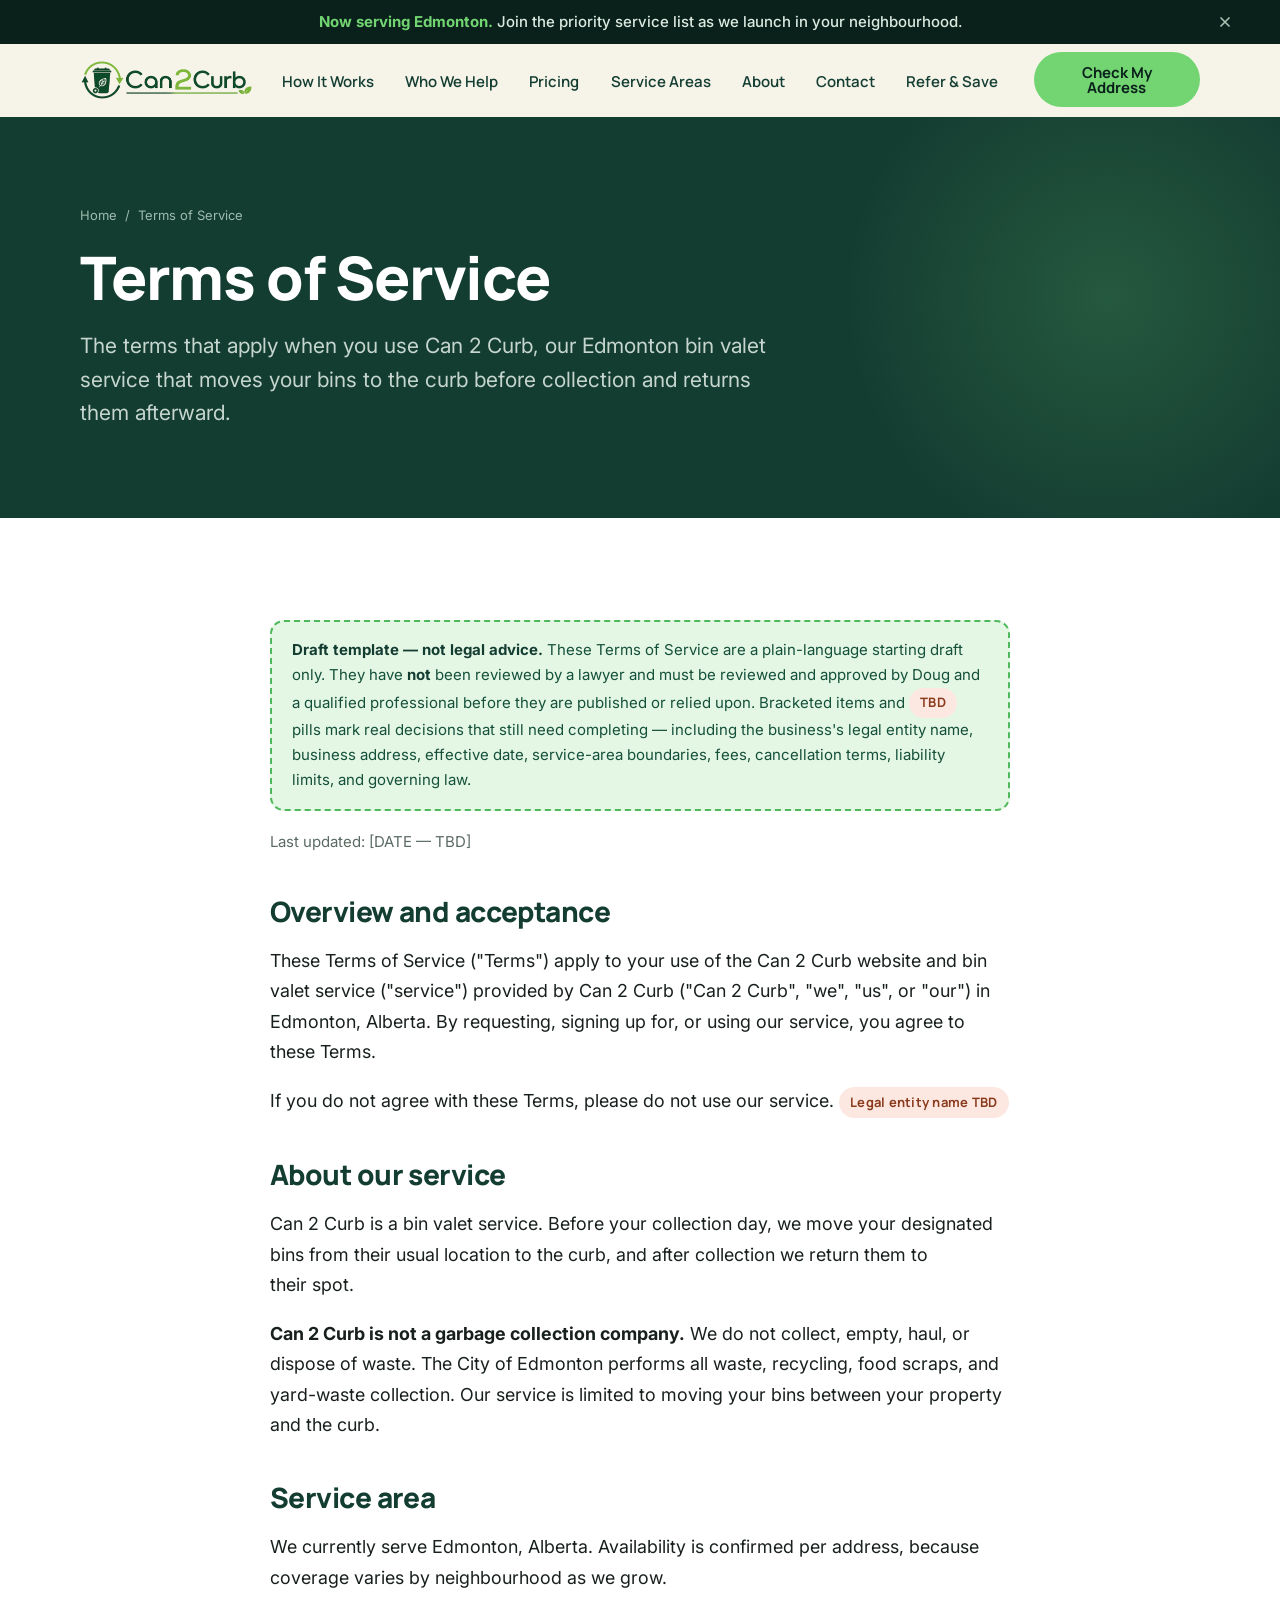
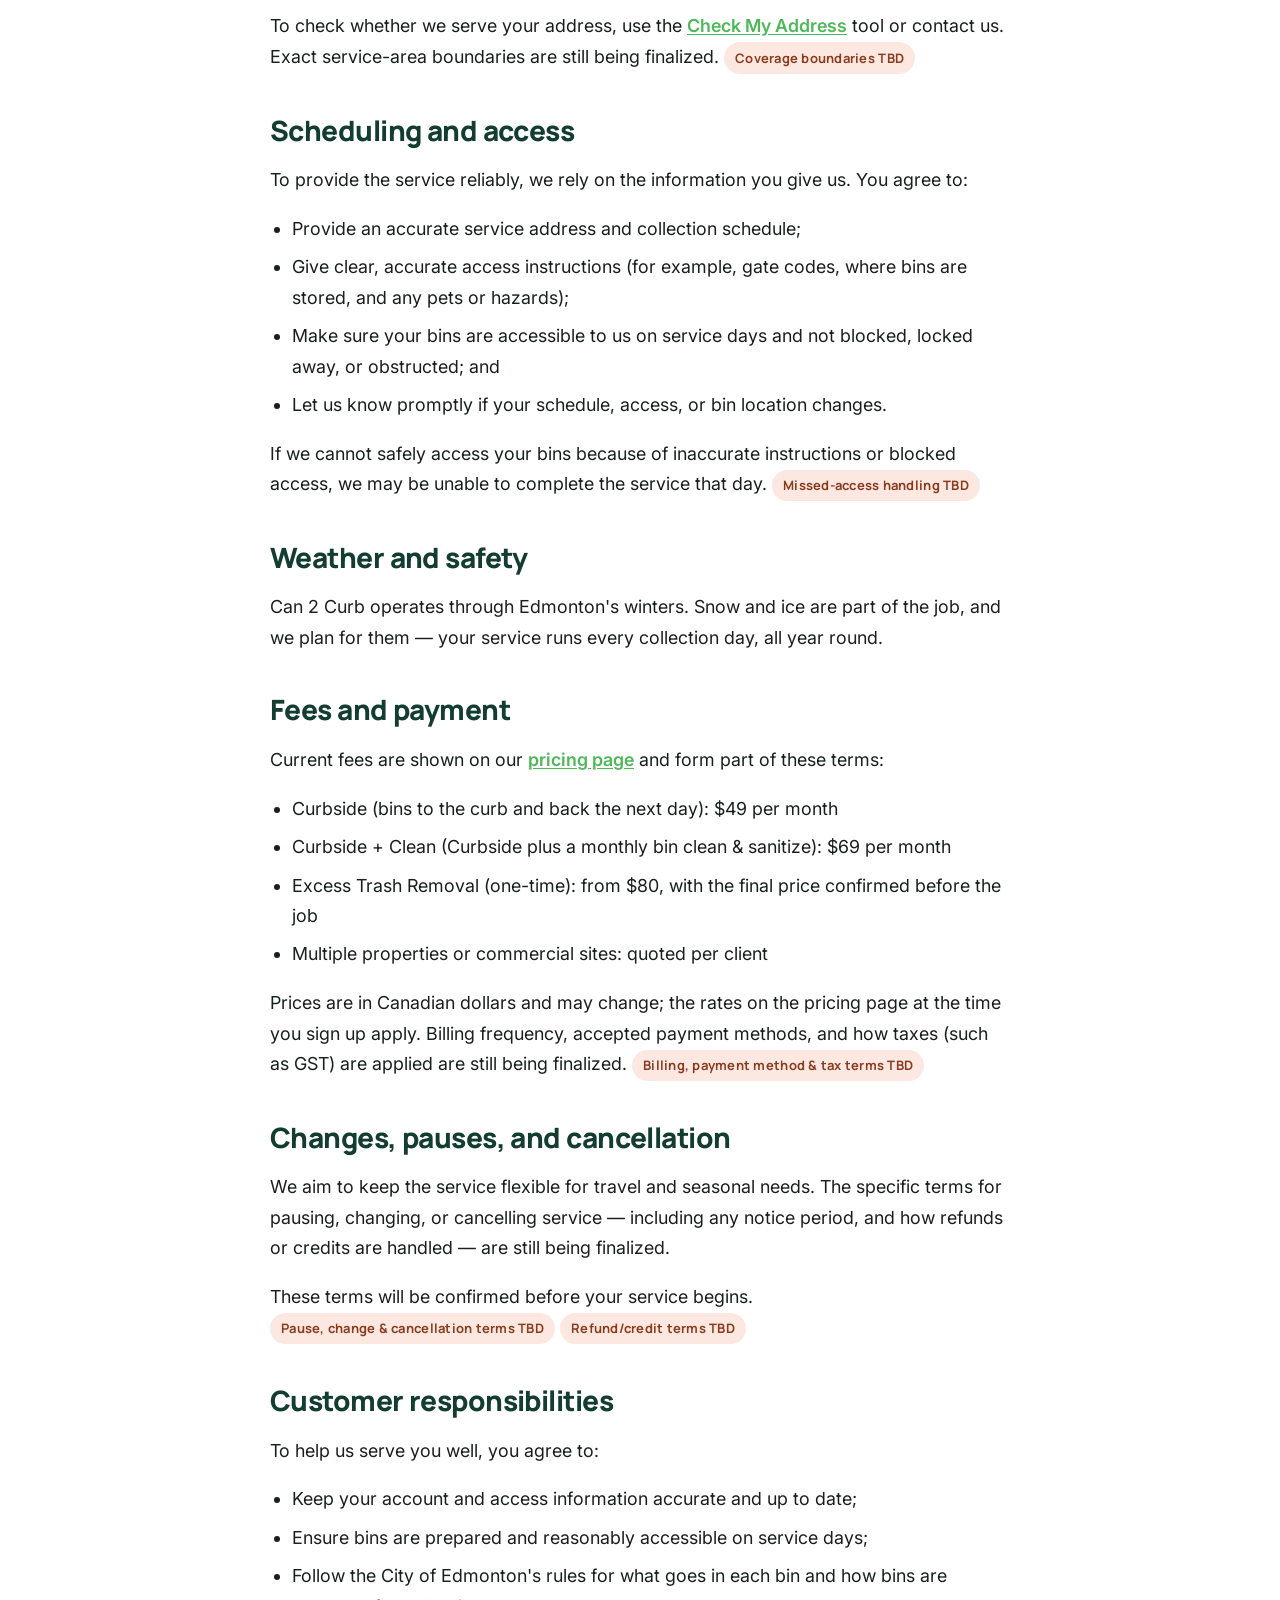
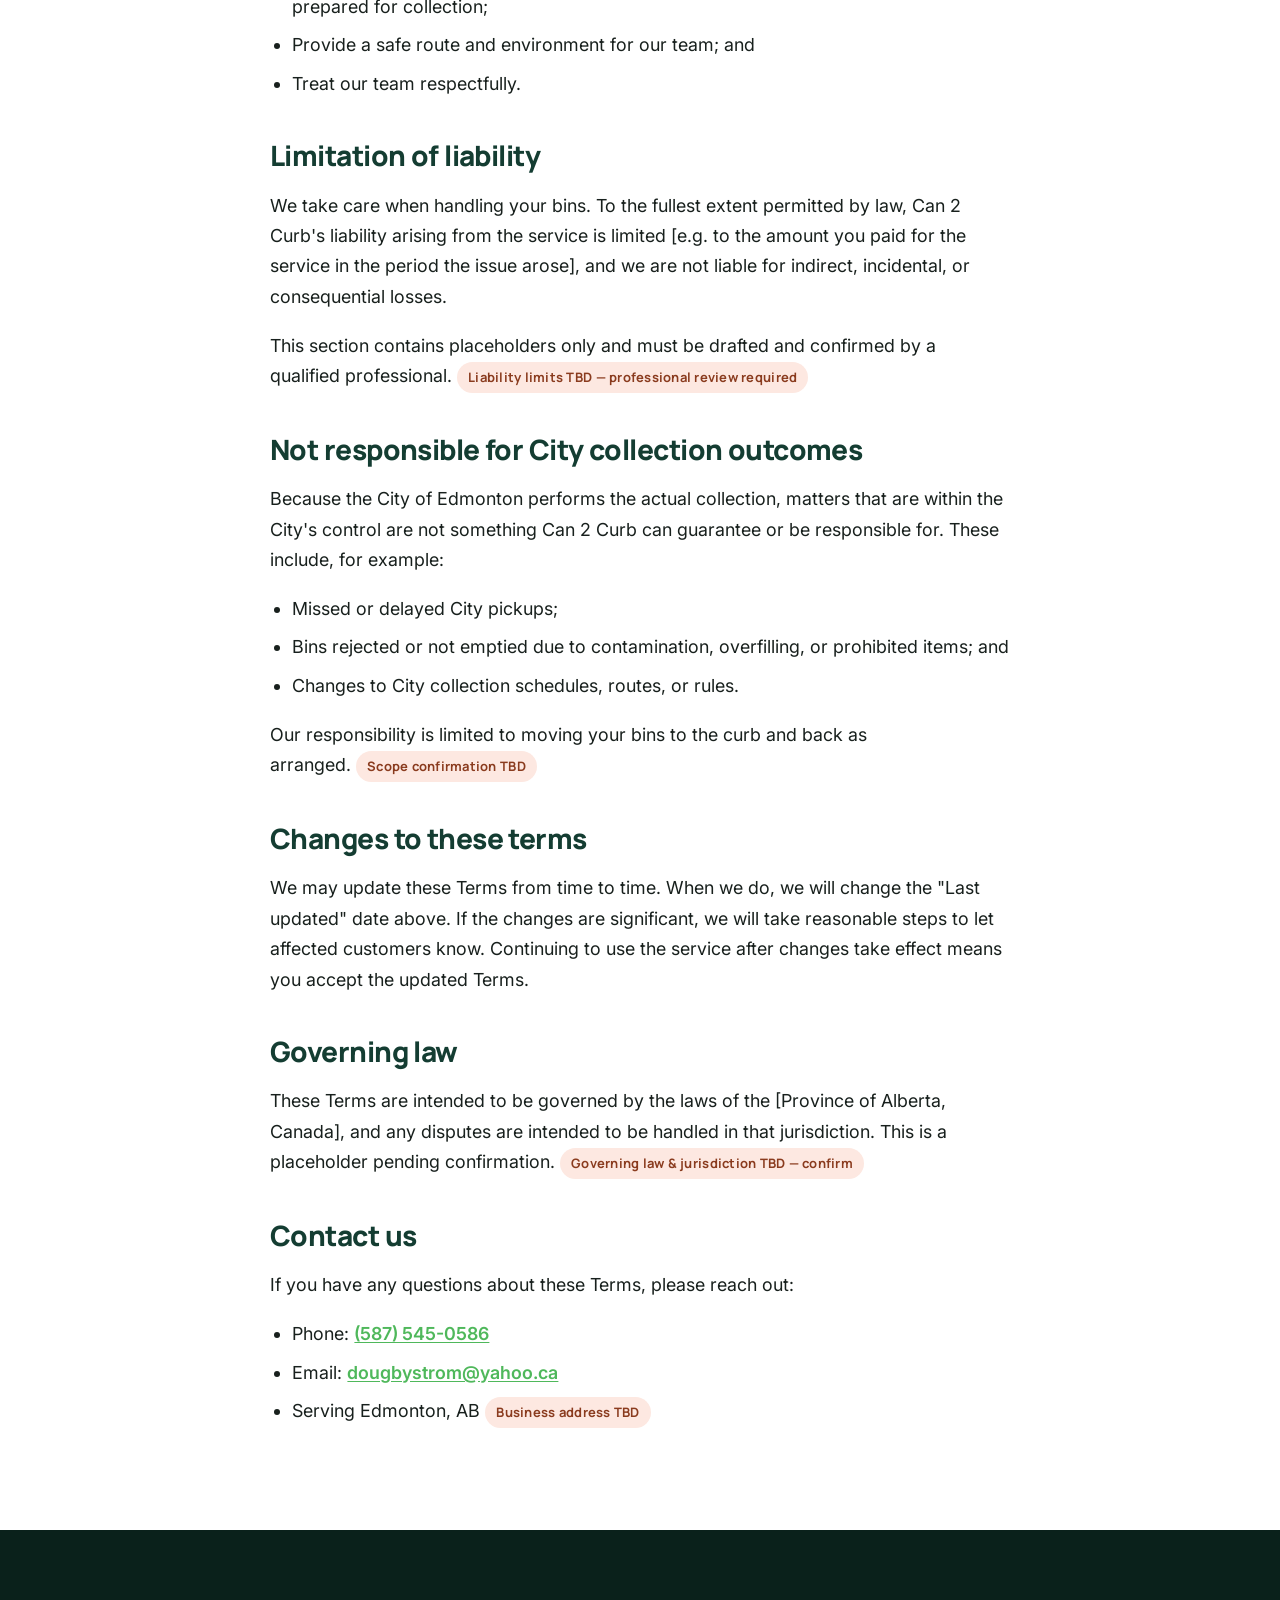
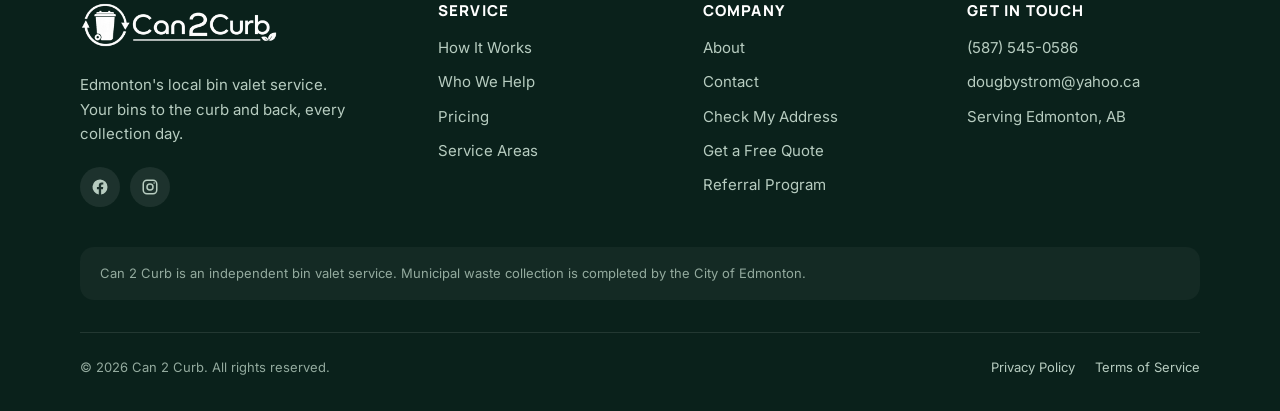
<file: terms/index.html>
<!DOCTYPE html>
<html lang="en-CA">
<head>
  <meta charset="UTF-8" />
  <meta name="viewport" content="width=device-width, initial-scale=1" />

  <!-- ===== SEO: TERMS ===== -->
  <title>Terms of Service | Can 2 Curb</title>
  <meta name="description" content="The terms for using Can 2 Curb's Edmonton bin valet service, which moves your bins to the curb and back. Draft template pending professional review." />
  <link rel="canonical" href="https://can2curb.ca/terms/" />
  <meta name="robots" content="index, follow" />
  <meta name="theme-color" content="#143D32" />

  <!-- Open Graph / social -->
  <meta property="og:type" content="website" />
  <meta property="og:site_name" content="Can 2 Curb" />
  <meta property="og:title" content="Terms of Service | Can 2 Curb" />
  <meta property="og:description" content="The terms for using Can 2 Curb's Edmonton bin valet service, which moves your bins to the curb and back." />
  <meta property="og:url" content="https://can2curb.ca/terms/" />
  <meta property="og:image" content="https://can2curb.ca/assets/images/og-image.png" /><!-- og-image.png (1200x630) generated from the logo; swap for a custom share card anytime -->
  <meta name="twitter:card" content="summary_large_image" />

  <!-- Favicons -->
  <link rel="icon" href="/assets/icons/favicon.svg" type="image/svg+xml" />
  <link rel="apple-touch-icon" href="/assets/icons/favicon.svg" />

  <!-- Fonts: preconnect + swap for performance -->
  <link rel="preconnect" href="https://fonts.googleapis.com" />
  <link rel="preconnect" href="https://fonts.gstatic.com" crossorigin />
  <link href="https://fonts.googleapis.com/css2?family=Manrope:wght@600;700;800&family=Inter:wght@400;500;600;700&display=swap" rel="stylesheet" />

  <link rel="stylesheet" href="/assets/css/styles.css?v=6" />
</head>
<body>
  <a class="skip-link" href="#main">Skip to main content</a>

  <!-- ============================================================= -->
  <!-- SECTION 1: ANNOUNCEMENT BAR                                    -->
  <!-- ============================================================= -->
  <div class="announce" data-announce>
    <div class="announce__inner">
      <p class="announce__text"><strong>Now serving Edmonton.</strong> Join the priority service list as we launch in your neighbourhood.</p>
      <button class="announce__close" data-announce-close aria-label="Dismiss announcement">
        <svg width="16" height="16" viewBox="0 0 24 24" fill="none" stroke="currentColor" stroke-width="2.5" stroke-linecap="round" aria-hidden="true"><path d="M18 6 6 18M6 6l12 12"/></svg>
      </button>
    </div>
  </div>

  <!-- ============================================================= -->
  <!-- SECTION 2: HEADER / NAV  (reused on every page)               -->
  <!-- ============================================================= -->
  <header class="site-header">
    <nav class="nav" data-nav aria-label="Primary">
      <div class="container nav__inner">
        <a class="brand" href="/" aria-label="Can 2 Curb home">
          <img class="brand__logo" src="/assets/images/logo.png" width="172" height="40" alt="" />
        </a>

        <ul class="nav__links">
          <li><a class="nav__link" href="/how-it-works/">How It Works</a></li>
          <li><a class="nav__link" href="/who-we-help/">Who We Help</a></li>
          <li><a class="nav__link" href="/pricing/">Pricing</a></li>
          <li><a class="nav__link" href="/service-areas/">Service Areas</a></li>
          <li><a class="nav__link" href="/about/">About</a></li>
          <li><a class="nav__link" href="/contact/">Contact</a></li>
          <li><a class="nav__link" href="/#referral">Refer &amp; Save</a></li>
        </ul>

        <a class="btn btn--primary btn--sm nav__cta" href="/service-areas/#check">Check My Address</a>

        <button class="nav__toggle" data-menu-toggle aria-expanded="false" aria-controls="mobile-menu" aria-label="Open menu">
          <span class="burger" aria-hidden="true"><span></span><span></span><span></span></span>
        </button>
      </div>
    </nav>
    <div class="nav__backdrop" data-menu-backdrop></div>
    <div class="nav__mobile" id="mobile-menu" data-menu aria-label="Mobile">
      <a class="nav__link" href="/how-it-works/">How It Works</a>
      <a class="nav__link" href="/who-we-help/">Who We Help</a>
      <a class="nav__link" href="/pricing/">Pricing</a>
      <a class="nav__link" href="/service-areas/">Service Areas</a>
      <a class="nav__link" href="/about/">About</a>
      <a class="nav__link" href="/contact/">Contact</a>
      <a class="nav__link" href="/#referral">Refer &amp; Save</a>
      <a class="btn btn--primary btn--block" href="/service-areas/#check">Check My Address</a>
    </div>
  </header>

  <main id="main">

    <!-- ============================================================= -->
    <!-- SECTION 3: PAGE HERO                                           -->
    <!-- ============================================================= -->
    <section class="page-hero">
      <div class="container">
        <div class="page-hero__inner">
          <nav class="breadcrumb" aria-label="Breadcrumb">
            <a href="/">Home</a>
            <span aria-hidden="true">/</span>
            <span aria-current="page">Terms of Service</span>
          </nav>
          <h1>Terms of Service</h1>
          <p class="lead">The terms that apply when you use Can 2 Curb, our Edmonton bin valet service that moves your bins to the curb before collection and returns them afterward.</p>
        </div>
      </div>
    </section>

    <!-- ============================================================= -->
    <!-- SECTION 4: TERMS CONTENT                                       -->
    <!-- ============================================================= -->
    <section class="section section--white">
      <div class="container container--narrow">
        <div class="prose">

          <!-- LEGAL SAFETY NOTE — must stay until reviewed -->
          <!-- TODO(Doug): have this reviewed by a qualified professional before publishing -->
          <div class="placeholder-note">
            <strong>Draft template — not legal advice.</strong> These Terms of Service are a plain-language starting draft only. They have <strong>not</strong> been reviewed by a lawyer and must be reviewed and approved by Doug and a qualified professional before they are published or relied upon. Bracketed items and <span class="pill pill--todo">TBD</span> pills mark real decisions that still need completing — including the business's legal entity name, business address, effective date, service-area boundaries, fees, cancellation terms, liability limits, and governing law.
          </div>

          <p class="muted">Last updated: [DATE — TBD]
          <!-- TODO(Doug): set effective date --></p>

          <h2>Overview and acceptance</h2>
          <p>These Terms of Service ("Terms") apply to your use of the Can 2 Curb website and bin valet service ("service") provided by Can 2 Curb ("Can 2 Curb", "we", "us", or "our") in Edmonton, Alberta. By requesting, signing up for, or using our service, you agree to these Terms.</p>
          <p>If you do not agree with these Terms, please do not use our service. <span class="pill pill--todo">Legal entity name TBD</span></p>

          <h2>About our service</h2>
          <p>Can 2 Curb is a bin valet service. Before your collection day, we move your designated bins from their usual location to the curb, and after collection we return them to their spot.</p>
          <p><strong>Can 2 Curb is not a garbage collection company.</strong> We do not collect, empty, haul, or dispose of waste. The City of Edmonton performs all waste, recycling, food scraps, and yard-waste collection. Our service is limited to moving your bins between your property and the curb.</p>

          <h2>Service area</h2>
          <p>We currently serve Edmonton, Alberta. Availability is confirmed per address, because coverage varies by neighbourhood as we grow.</p>
          <p>To check whether we serve your address, use the <a href="/service-areas/#check">Check My Address</a> tool or contact us. Exact service-area boundaries are still being finalized. <span class="pill pill--todo">Coverage boundaries TBD</span></p>
          <!-- TODO(Doug): confirm the exact Edmonton neighbourhoods/boundaries currently served. -->

          <h2>Scheduling and access</h2>
          <p>To provide the service reliably, we rely on the information you give us. You agree to:</p>
          <ul>
            <li>Provide an accurate service address and collection schedule;</li>
            <li>Give clear, accurate access instructions (for example, gate codes, where bins are stored, and any pets or hazards);</li>
            <li>Make sure your bins are accessible to us on service days and not blocked, locked away, or obstructed; and</li>
            <li>Let us know promptly if your schedule, access, or bin location changes.</li>
          </ul>
          <p>If we cannot safely access your bins because of inaccurate instructions or blocked access, we may be unable to complete the service that day. <span class="pill pill--todo">Missed-access handling TBD</span></p>

          <h2>Weather and safety</h2>
          <p>Can 2 Curb operates through Edmonton's winters. Snow and ice are part of the job, and we plan for them &mdash; your service runs every collection day, all year round.</p>

          <h2>Fees and payment</h2>
          <p>Current fees are shown on our <a href="/pricing/">pricing page</a> and form part of these terms:</p>
          <ul>
            <li>Curbside (bins to the curb and back the next day): $49 per month</li>
            <li>Curbside + Clean (Curbside plus a monthly bin clean &amp; sanitize): $69 per month</li>
            <li>Excess Trash Removal (one-time): from $80, with the final price confirmed before the job</li>
            <li>Multiple properties or commercial sites: quoted per client</li>
          </ul>
          <p>Prices are in Canadian dollars and may change; the rates on the pricing page at the time you sign up apply. Billing frequency, accepted payment methods, and how taxes (such as GST) are applied are still being finalized. <span class="pill pill--todo">Billing, payment method &amp; tax terms TBD</span></p>
          <!-- TODO(Doug): confirm billing cycle, accepted payment methods, GST/tax handling, and any deposit or late-payment terms with professional guidance. Prices above reflect owner-confirmed rates as of this edit. -->

          <h2>Changes, pauses, and cancellation</h2>
          <p>We aim to keep the service flexible for travel and seasonal needs. The specific terms for pausing, changing, or cancelling service — including any notice period, and how refunds or credits are handled — are still being finalized.</p>
          <p>These terms will be confirmed before your service begins. <span class="pill pill--todo">Pause, change &amp; cancellation terms TBD</span> <span class="pill pill--todo">Refund/credit terms TBD</span></p>
          <!-- TODO(Doug): set concrete change/pause/cancellation terms, required notice, and any refund or credit policy with professional guidance. -->

          <h2>Customer responsibilities</h2>
          <p>To help us serve you well, you agree to:</p>
          <ul>
            <li>Keep your account and access information accurate and up to date;</li>
            <li>Ensure bins are prepared and reasonably accessible on service days;</li>
            <li>Follow the City of Edmonton's rules for what goes in each bin and how bins are prepared for collection;</li>
            <li>Provide a safe route and environment for our team; and</li>
            <li>Treat our team respectfully.</li>
          </ul>

          <h2>Limitation of liability</h2>
          <p>We take care when handling your bins. To the fullest extent permitted by law, Can 2 Curb's liability arising from the service is limited [e.g. to the amount you paid for the service in the period the issue arose], and we are not liable for indirect, incidental, or consequential losses.</p>
          <p>This section contains placeholders only and must be drafted and confirmed by a qualified professional. <span class="pill pill--todo">Liability limits TBD — professional review required</span></p>
          <!-- TODO(Doug): have a qualified professional draft the limitation-of-liability and any insurance/indemnity terms. Do not state specific insurance coverage or liability caps until confirmed. -->

          <h2>Not responsible for City collection outcomes</h2>
          <p>Because the City of Edmonton performs the actual collection, matters that are within the City's control are not something Can 2 Curb can guarantee or be responsible for. These include, for example:</p>
          <ul>
            <li>Missed or delayed City pickups;</li>
            <li>Bins rejected or not emptied due to contamination, overfilling, or prohibited items; and</li>
            <li>Changes to City collection schedules, routes, or rules.</li>
          </ul>
          <p>Our responsibility is limited to moving your bins to the curb and back as arranged. <span class="pill pill--todo">Scope confirmation TBD</span></p>

          <h2>Changes to these terms</h2>
          <p>We may update these Terms from time to time. When we do, we will change the "Last updated" date above. If the changes are significant, we will take reasonable steps to let affected customers know. Continuing to use the service after changes take effect means you accept the updated Terms.</p>

          <h2>Governing law</h2>
          <p>These Terms are intended to be governed by the laws of the [Province of Alberta, Canada], and any disputes are intended to be handled in that jurisdiction. This is a placeholder pending confirmation. <span class="pill pill--todo">Governing law &amp; jurisdiction TBD — confirm</span></p>
          <!-- TODO(Doug): confirm governing law, jurisdiction, and any dispute-resolution terms with a qualified professional. -->

          <h2>Contact us</h2>
          <p>If you have any questions about these Terms, please reach out:</p>
          <ul>
            <li>Phone: <a href="tel:+15875450586" data-phone>(587) 545-0586</a></li>
            <li>Email: <a href="mailto:dougbystrom@yahoo.ca" data-email>dougbystrom@yahoo.ca</a></li>
            <li>Serving Edmonton, AB <span class="pill pill--todo">Business address TBD</span></li>
          </ul>
          <!-- TODO(Doug): add the registered business/legal entity name and a mailing or business address. -->

        </div>
      </div>
    </section>

  </main>

  <!-- ============================================================= -->
  <!-- SECTION 5: FOOTER  (reused on every page)                     -->
  <!-- ============================================================= -->
  <footer class="footer">
    <div class="container">
      <div class="footer__top">
        <div class="footer__brand">
          <a class="brand" href="/" aria-label="Can 2 Curb home">
            <img class="brand__logo brand__logo--footer" src="/assets/images/logo-white.png" width="172" height="40" alt="" />
          </a>
          <p class="footer__desc">Edmonton's local bin valet service. Your bins to the curb and back, every collection day.</p>
          <div class="footer__social">
            <a href="#" data-fb aria-label="Can 2 Curb on Facebook"><svg width="18" height="18" viewBox="0 0 24 24" fill="currentColor" aria-hidden="true"><path d="M22 12a10 10 0 1 0-11.6 9.9v-7H7.9V12h2.5V9.8c0-2.5 1.5-3.9 3.8-3.9 1.1 0 2.2.2 2.2.2v2.5h-1.3c-1.2 0-1.6.8-1.6 1.6V12h2.8l-.4 2.9h-2.4v7A10 10 0 0 0 22 12z"/></svg></a>
            <a href="#" data-ig aria-label="Can 2 Curb on Instagram"><svg width="18" height="18" viewBox="0 0 24 24" fill="none" stroke="currentColor" stroke-width="2" aria-hidden="true"><rect x="3" y="3" width="18" height="18" rx="5"/><circle cx="12" cy="12" r="4"/><circle cx="17.5" cy="6.5" r="1" fill="currentColor" stroke="none"/></svg></a>
          </div>
        </div>
        <div class="footer__col">
          <h4>Service</h4>
          <ul>
            <li><a href="/how-it-works/">How It Works</a></li>
            <li><a href="/who-we-help/">Who We Help</a></li>
            <li><a href="/pricing/">Pricing</a></li>
            <li><a href="/service-areas/">Service Areas</a></li>
          </ul>
        </div>
        <div class="footer__col">
          <h4>Company</h4>
          <ul>
            <li><a href="/about/">About</a></li>
            <li><a href="/contact/">Contact</a></li>
            <li><a href="/service-areas/#check">Check My Address</a></li>
            <li><a href="/contact/">Get a Free Quote</a></li>
            <li><a href="/#referral">Referral Program</a></li>
          </ul>
        </div>
        <div class="footer__col">
          <h4>Get in touch</h4>
          <ul>
            <li><a href="tel:+15875450586" data-phone>(587) 545-0586</a></li>
            <li><a href="mailto:dougbystrom@yahoo.ca" data-email>dougbystrom@yahoo.ca</a></li>
            <li>Serving Edmonton, AB</li>
          </ul>
        </div>
      </div>

      <p class="footer__disclaimer">Can 2 Curb is an independent bin valet service. Municipal waste collection is completed by the City of Edmonton.</p>

      <div class="footer__bottom">
        <p>&copy; <span data-year>2026</span> Can 2 Curb. All rights reserved.</p>
        <div class="footer__bottom-links">
          <a href="/privacy/">Privacy Policy</a>
          <a href="/terms/">Terms of Service</a>
        </div>
      </div>
    </div>
  </footer>

  <script src="/assets/js/main.js?v=6" defer></script>
</body>
</html>
</file>
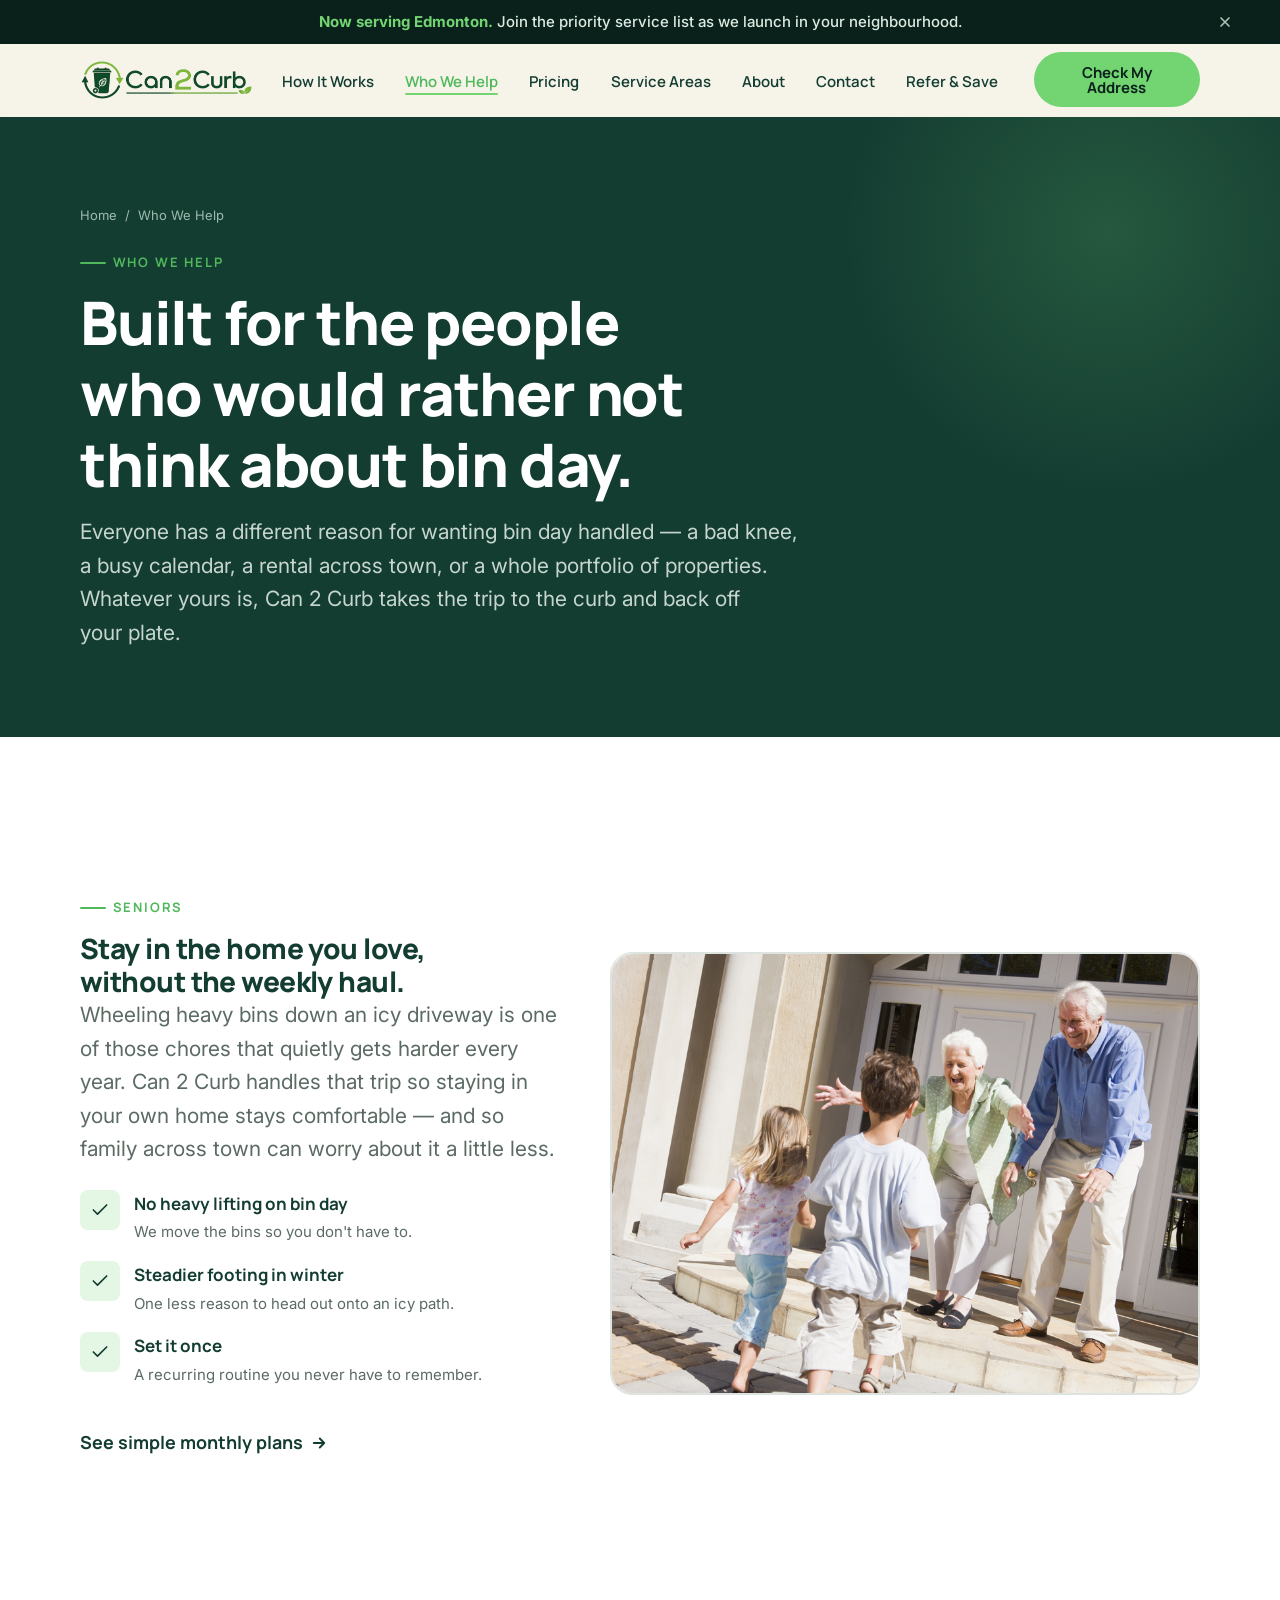
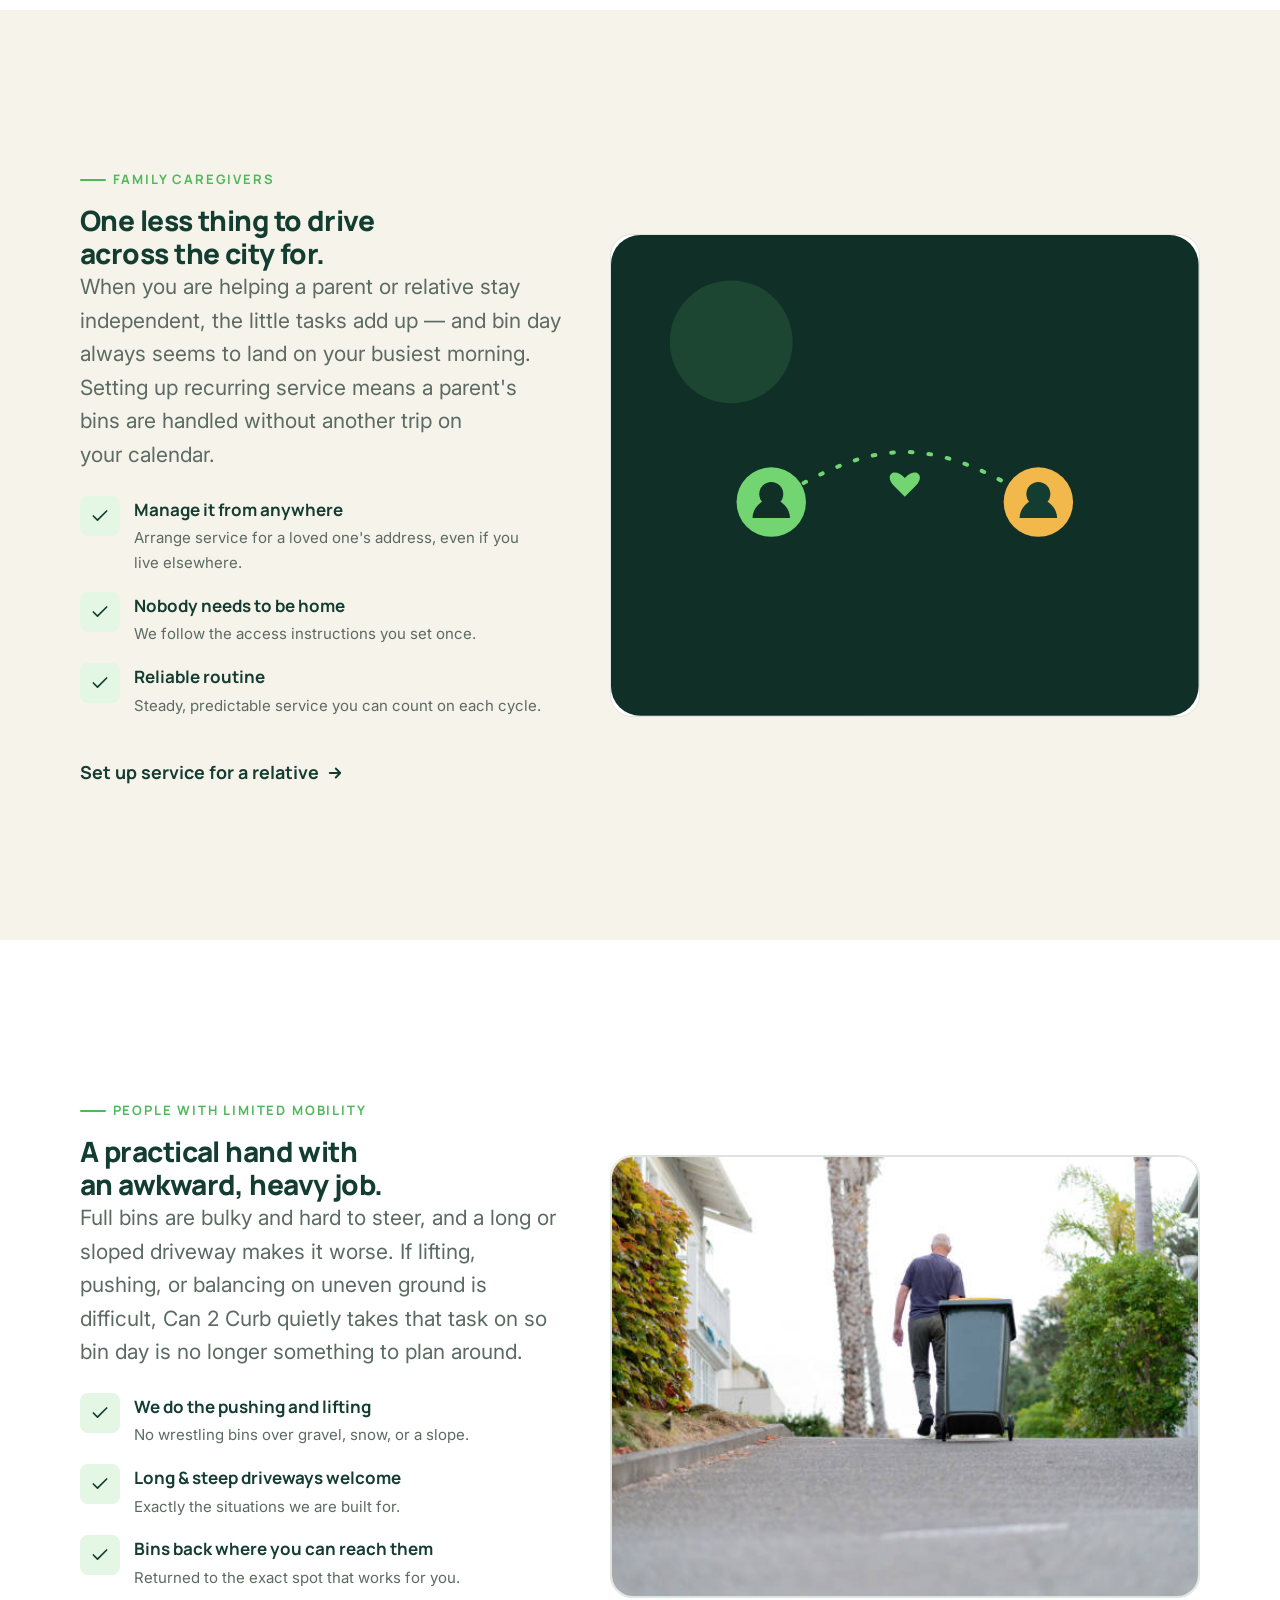
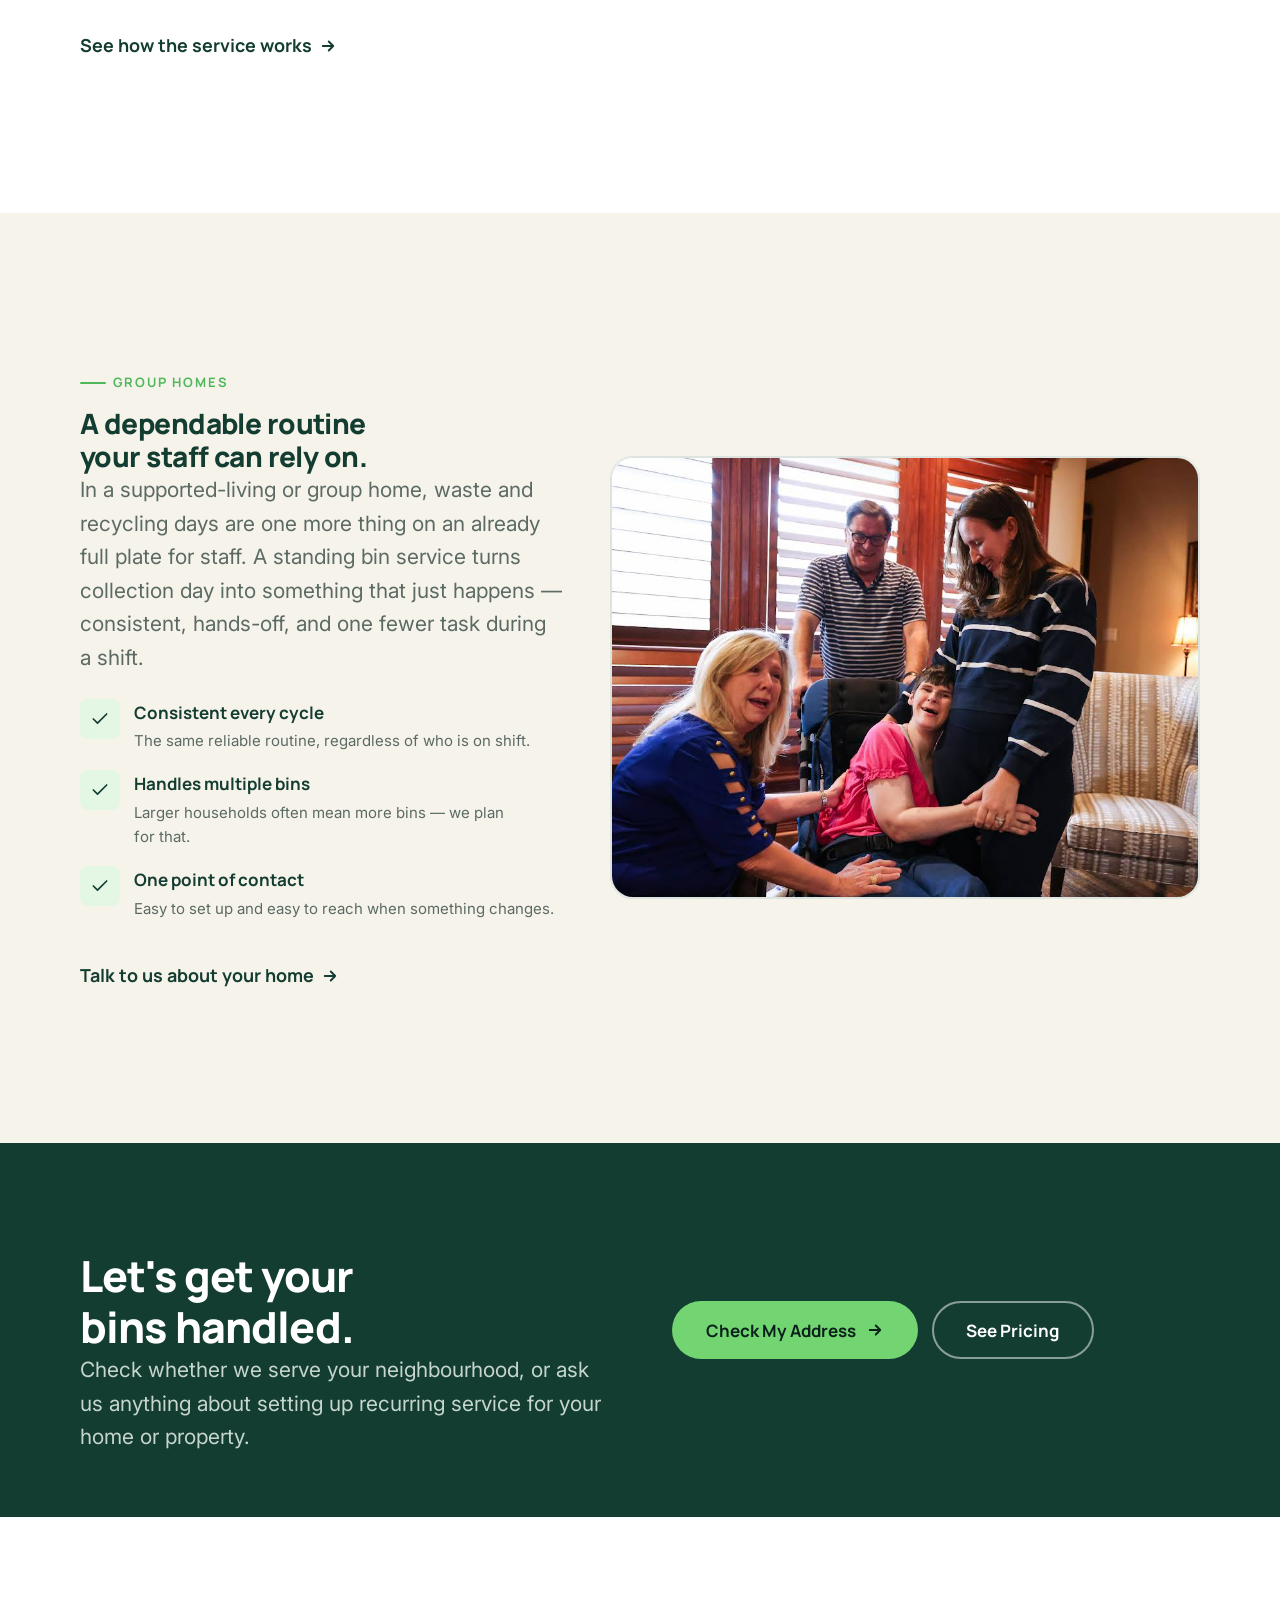
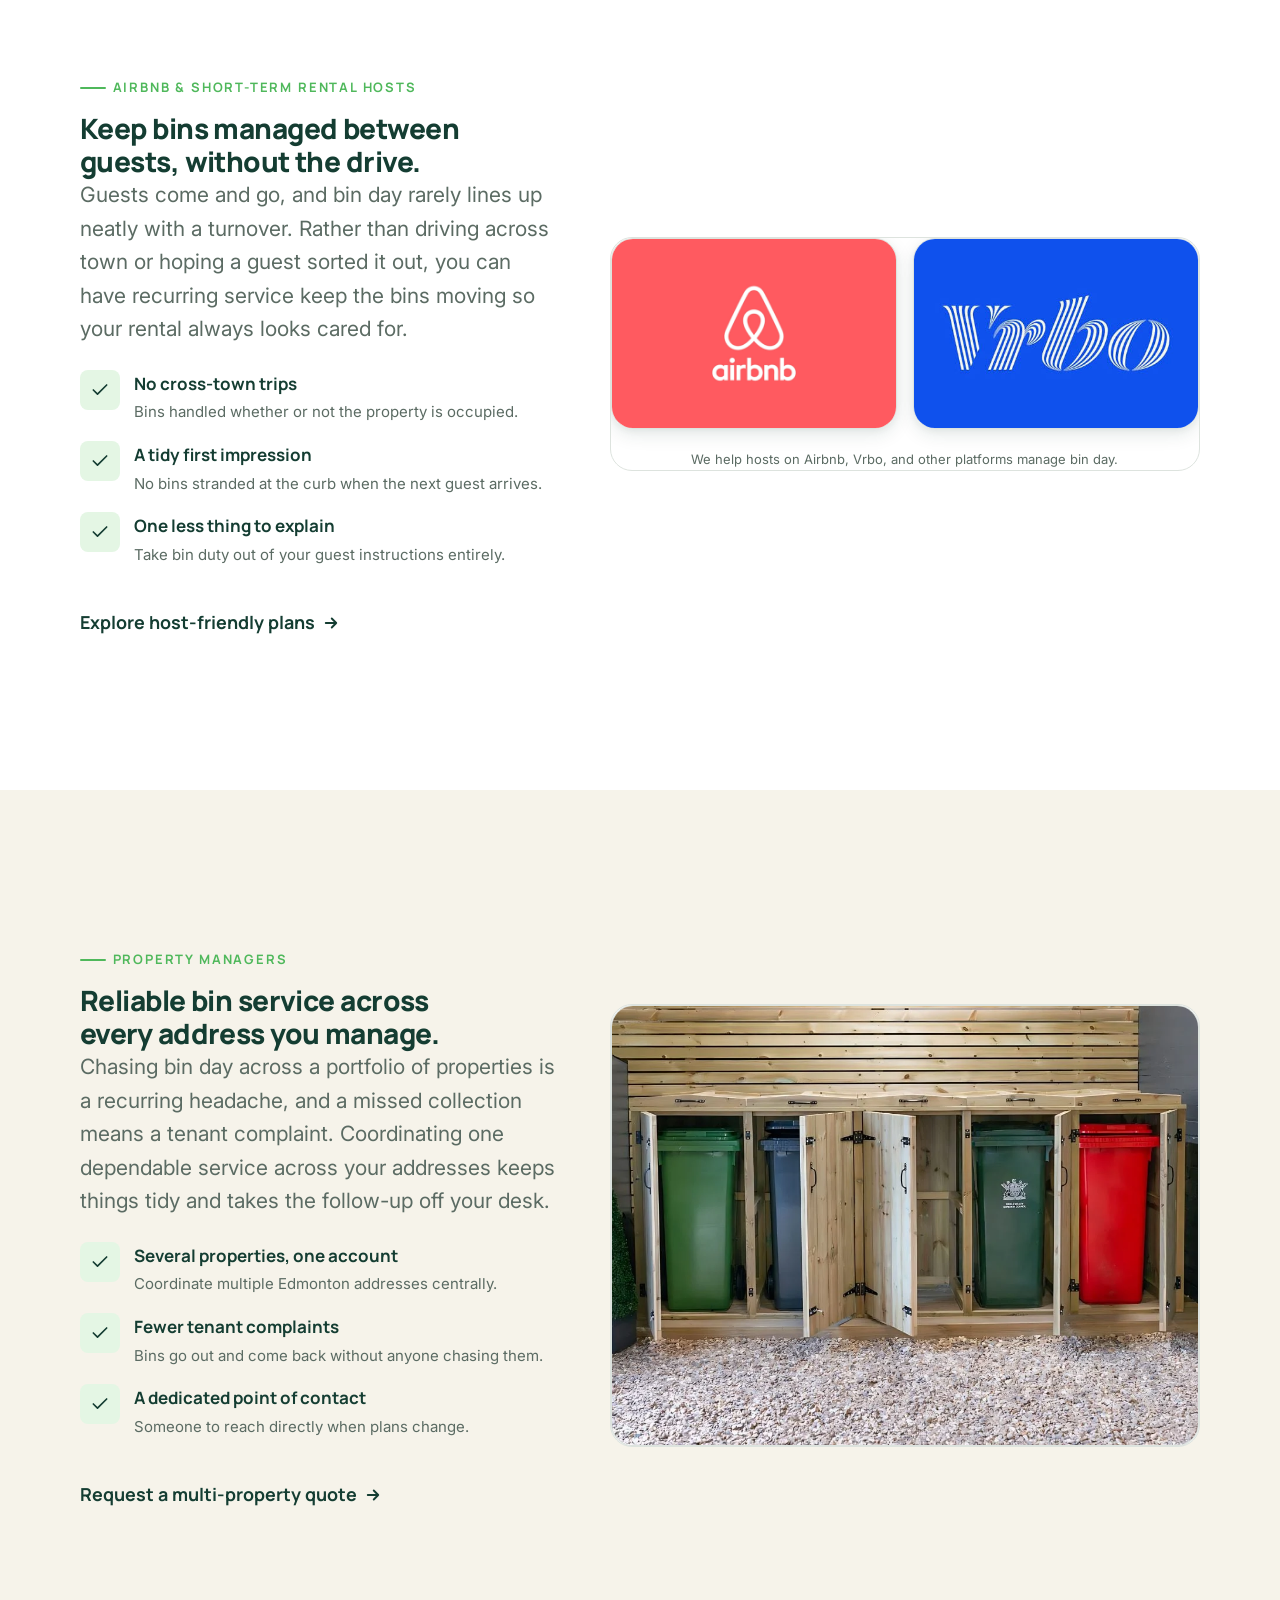
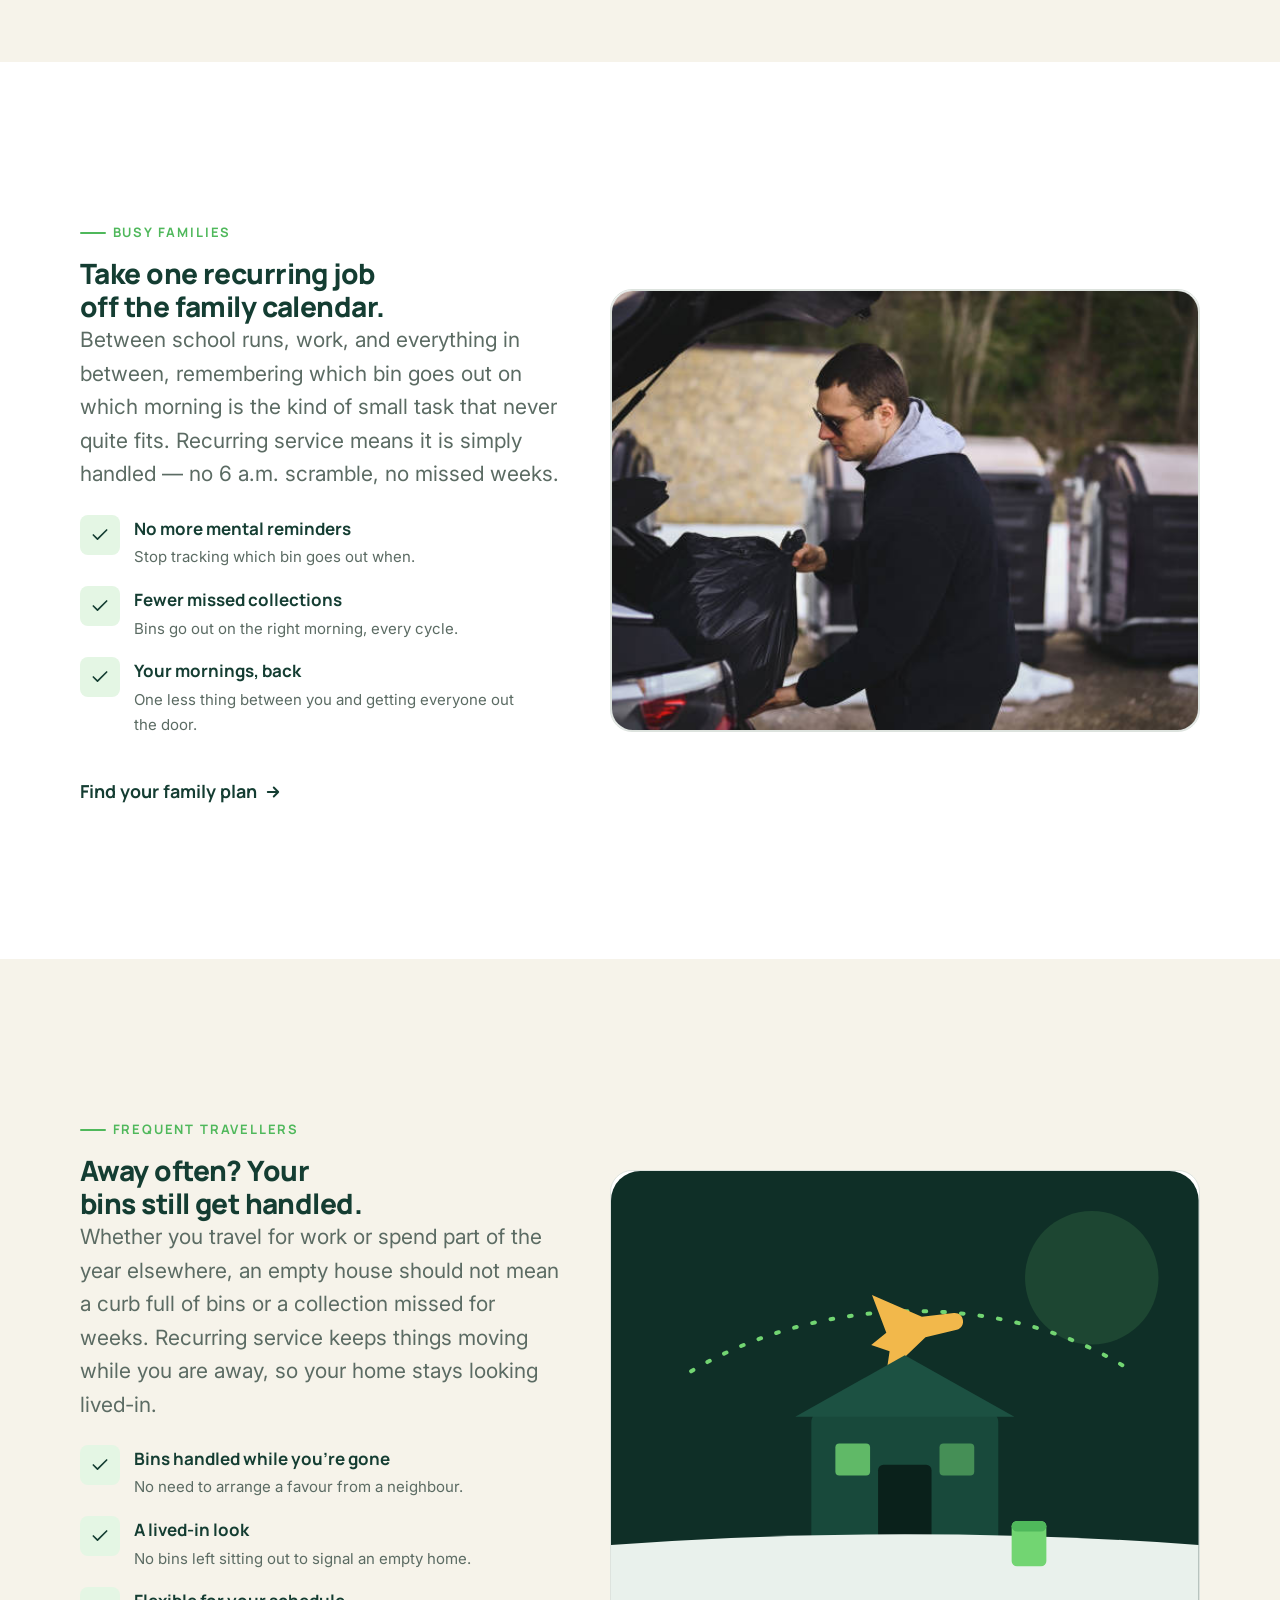
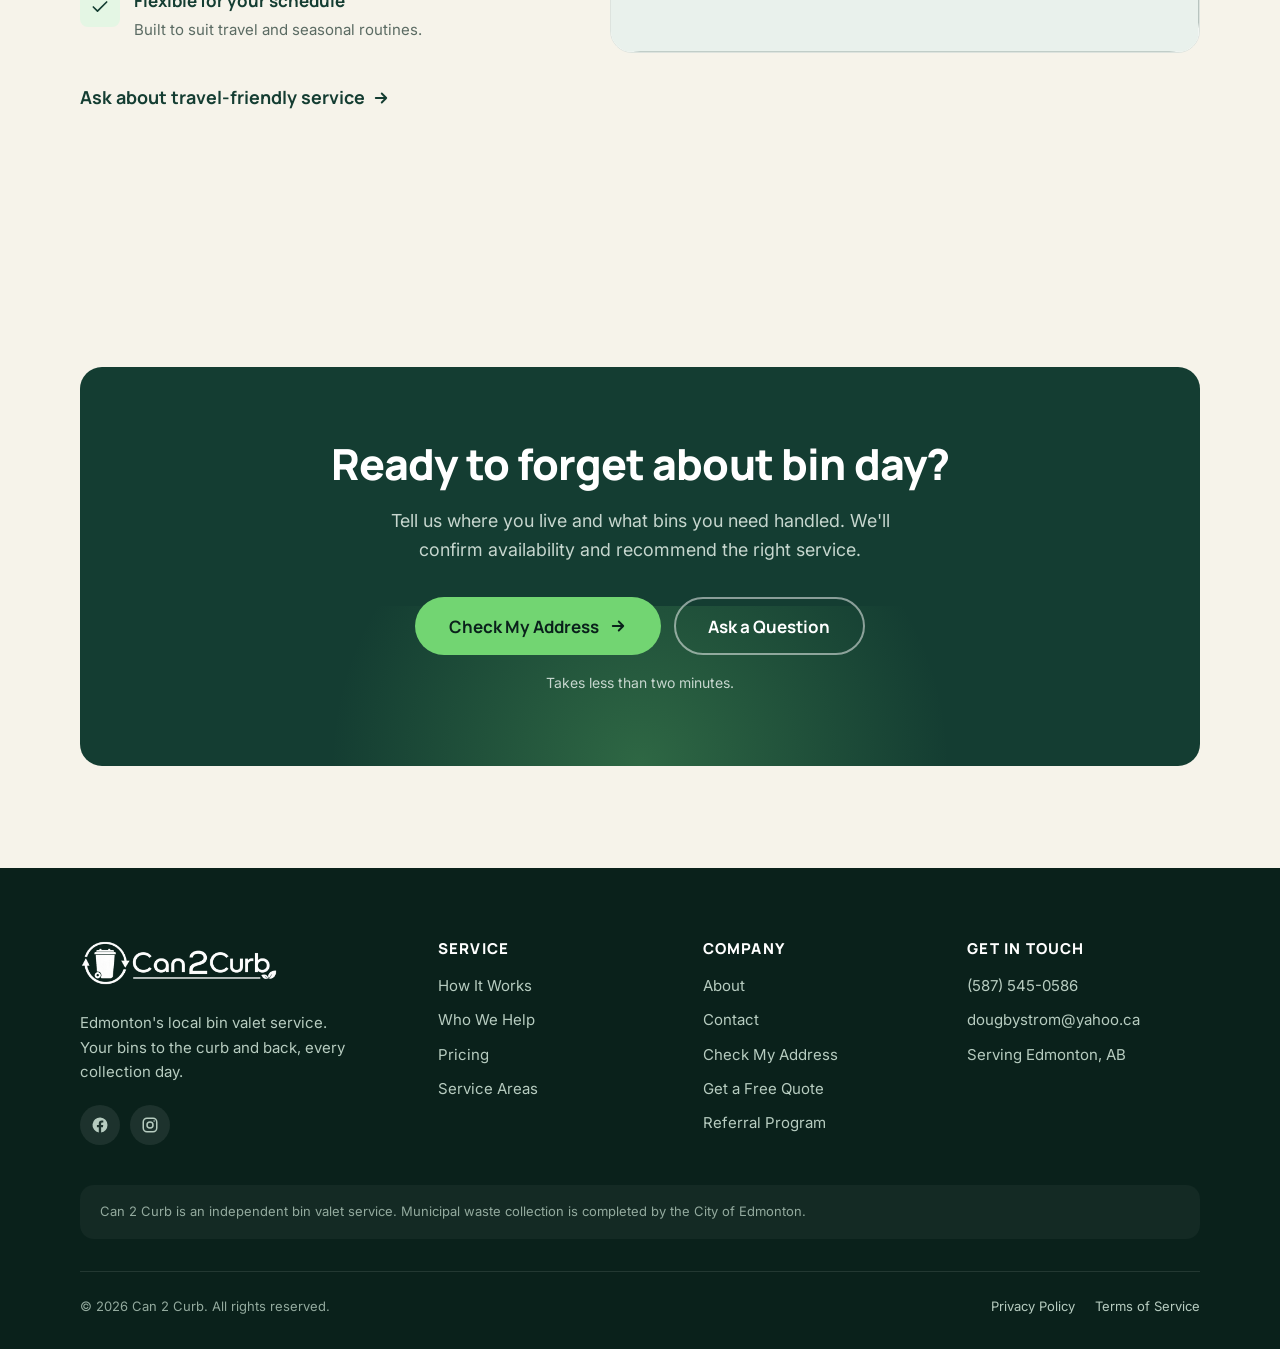
<file: who-we-help/index.html>
<!DOCTYPE html>
<html lang="en-CA">
<head>
  <meta charset="UTF-8" />
  <meta name="viewport" content="width=device-width, initial-scale=1" />

  <!-- ===== SEO: WHO WE HELP ===== -->
  <title>Who We Help | Can 2 Curb</title>
  <meta name="description" content="Can 2 Curb helps Edmonton seniors, caregivers, people with limited mobility, group homes, Airbnb hosts, property managers, busy families, and frequent travellers keep bin day handled." />
  <link rel="canonical" href="https://can2curb.ca/who-we-help/" />
  <meta name="robots" content="index, follow" />
  <meta name="theme-color" content="#143D32" />

  <!-- Open Graph / social -->
  <meta property="og:type" content="website" />
  <meta property="og:site_name" content="Can 2 Curb" />
  <meta property="og:title" content="Who We Help | Can 2 Curb" />
  <meta property="og:description" content="From seniors to property managers, Can 2 Curb takes bin day off the to-do list for Edmonton homes and properties." />
  <meta property="og:url" content="https://can2curb.ca/who-we-help/" />
  <meta property="og:image" content="https://can2curb.ca/assets/images/og-image.png" /><!-- og-image.png (1200x630) generated from the logo; swap for a custom share card anytime -->
  <meta name="twitter:card" content="summary_large_image" />

  <!-- Favicons -->
  <link rel="icon" href="/assets/icons/favicon.svg" type="image/svg+xml" />
  <link rel="apple-touch-icon" href="/assets/icons/favicon.svg" />

  <!-- Fonts: preconnect + swap for performance -->
  <link rel="preconnect" href="https://fonts.googleapis.com" />
  <link rel="preconnect" href="https://fonts.gstatic.com" crossorigin />
  <link href="https://fonts.googleapis.com/css2?family=Manrope:wght@600;700;800&family=Inter:wght@400;500;600;700&display=swap" rel="stylesheet" />

  <link rel="stylesheet" href="/assets/css/styles.css?v=6" />
</head>
<body>
  <a class="skip-link" href="#main">Skip to main content</a>

  <!-- ============================================================= -->
  <!-- SECTION 1: ANNOUNCEMENT BAR                                    -->
  <!-- ============================================================= -->
  <div class="announce" data-announce>
    <div class="announce__inner">
      <p class="announce__text"><strong>Now serving Edmonton.</strong> Join the priority service list as we launch in your neighbourhood.</p>
      <button class="announce__close" data-announce-close aria-label="Dismiss announcement">
        <svg width="16" height="16" viewBox="0 0 24 24" fill="none" stroke="currentColor" stroke-width="2.5" stroke-linecap="round" aria-hidden="true"><path d="M18 6 6 18M6 6l12 12"/></svg>
      </button>
    </div>
  </div>

  <!-- ============================================================= -->
  <!-- SECTION 2: HEADER / NAV  (reused on every page)               -->
  <!-- ============================================================= -->
  <header class="site-header">
    <nav class="nav" data-nav aria-label="Primary">
      <div class="container nav__inner">
        <a class="brand" href="/" aria-label="Can 2 Curb home">
          <img class="brand__logo" src="/assets/images/logo.png" width="172" height="40" alt="" />
        </a>

        <ul class="nav__links">
          <li><a class="nav__link" href="/how-it-works/">How It Works</a></li>
          <li><a class="nav__link" href="/who-we-help/" aria-current="page">Who We Help</a></li>
          <li><a class="nav__link" href="/pricing/">Pricing</a></li>
          <li><a class="nav__link" href="/service-areas/">Service Areas</a></li>
          <li><a class="nav__link" href="/about/">About</a></li>
          <li><a class="nav__link" href="/contact/">Contact</a></li>
          <li><a class="nav__link" href="/#referral">Refer &amp; Save</a></li>
        </ul>

        <a class="btn btn--primary btn--sm nav__cta" href="/service-areas/#check">Check My Address</a>

        <button class="nav__toggle" data-menu-toggle aria-expanded="false" aria-controls="mobile-menu" aria-label="Open menu">
          <span class="burger" aria-hidden="true"><span></span><span></span><span></span></span>
        </button>
      </div>
    </nav>
    <div class="nav__backdrop" data-menu-backdrop></div>
    <div class="nav__mobile" id="mobile-menu" data-menu aria-label="Mobile">
      <a class="nav__link" href="/how-it-works/">How It Works</a>
      <a class="nav__link" href="/who-we-help/" aria-current="page">Who We Help</a>
      <a class="nav__link" href="/pricing/">Pricing</a>
      <a class="nav__link" href="/service-areas/">Service Areas</a>
      <a class="nav__link" href="/about/">About</a>
      <a class="nav__link" href="/contact/">Contact</a>
      <a class="nav__link" href="/#referral">Refer &amp; Save</a>
      <a class="btn btn--primary btn--block" href="/service-areas/#check">Check My Address</a>
    </div>
  </header>

  <main id="main">

    <!-- ============================================================= -->
    <!-- SECTION 3: PAGE HERO                                           -->
    <!-- ============================================================= -->
    <section class="page-hero">
      <div class="container">
        <div class="page-hero__inner">
          <nav class="breadcrumb" aria-label="Breadcrumb">
            <a href="/">Home</a>
            <span aria-hidden="true">/</span>
            <span aria-current="page">Who We Help</span>
          </nav>
          <p class="eyebrow" data-reveal>Who we help</p>
          <h1 data-reveal data-reveal-delay="1">Built for the people who would rather not think about bin day.</h1>
          <p class="lead" data-reveal data-reveal-delay="2">Everyone has a different reason for wanting bin day handled &mdash; a bad knee, a busy calendar, a rental across town, or a whole portfolio of properties. Whatever yours is, Can 2 Curb takes the trip to the curb and back off your plate.</p>
        </div>
      </div>
    </section>

    <!-- ============================================================= -->
    <!-- SECTION 4: PERSONA — SENIORS                                   -->
    <!-- ============================================================= -->
    <section class="section section--white">
      <div class="container">
        <div class="persona">
          <div class="persona__copy">
            <p class="eyebrow" data-reveal>Seniors</p>
            <h2 data-reveal data-reveal-delay="1">Stay in the home you love, without the weekly haul.</h2>
            <p class="lead" data-reveal data-reveal-delay="2">Wheeling heavy bins down an icy driveway is one of those chores that quietly gets harder every year. Can 2 Curb handles that trip so staying in your own home stays comfortable &mdash; and so family across town can worry about it a little less.</p>
            <ul class="feature-list" data-reveal data-reveal-delay="3">
              <li><span class="fl-ic" aria-hidden="true"><svg width="20" height="20" viewBox="0 0 24 24" fill="none" stroke="currentColor" stroke-width="2" stroke-linecap="round" stroke-linejoin="round"><path d="M20 6 9 17l-5-5"/></svg></span><div><strong>No heavy lifting on bin day</strong><p>We move the bins so you don't have to.</p></div></li>
              <li><span class="fl-ic" aria-hidden="true"><svg width="20" height="20" viewBox="0 0 24 24" fill="none" stroke="currentColor" stroke-width="2" stroke-linecap="round" stroke-linejoin="round"><path d="M20 6 9 17l-5-5"/></svg></span><div><strong>Steadier footing in winter</strong><p>One less reason to head out onto an icy path.</p></div></li>
              <li><span class="fl-ic" aria-hidden="true"><svg width="20" height="20" viewBox="0 0 24 24" fill="none" stroke="currentColor" stroke-width="2" stroke-linecap="round" stroke-linejoin="round"><path d="M20 6 9 17l-5-5"/></svg></span><div><strong>Set it once</strong><p>A recurring routine you never have to remember.</p></div></li>
            </ul>
            <p class="mt-lg" data-reveal><a class="link-arrow" href="/pricing/">See simple monthly plans <svg width="18" height="18" viewBox="0 0 24 24" fill="none" stroke="currentColor" stroke-width="2.5" stroke-linecap="round" stroke-linejoin="round" aria-hidden="true"><path d="M5 12h14M13 6l6 6-6 6"/></svg></a></p>
          </div>
          <div class="persona__media" data-reveal data-reveal-delay="2">
            <figure class="media">
              <!-- TODO(Doug): confirm licence for assets/images/elderly.jpg, or replace with a local photo. -->
              <img class="media-photo" src="/assets/images/elderly.jpg" width="800" height="600"
                   loading="lazy" decoding="async"
                   alt="Grandparents happily welcoming their grandchildren at the front door of their home." />
            </figure>
          </div>
        </div>
      </div>
    </section>

    <!-- ============================================================= -->
    <!-- SECTION 5: PERSONA — FAMILY CAREGIVERS (reverse)              -->
    <!-- ============================================================= -->
    <section class="section section--cream">
      <div class="container">
        <div class="persona persona--reverse">
          <div class="persona__copy">
            <p class="eyebrow" data-reveal>Family caregivers</p>
            <h2 data-reveal data-reveal-delay="1">One less thing to drive across the city for.</h2>
            <p class="lead" data-reveal data-reveal-delay="2">When you are helping a parent or relative stay independent, the little tasks add up &mdash; and bin day always seems to land on your busiest morning. Setting up recurring service means a parent's bins are handled without another trip on your calendar.</p>
            <ul class="feature-list" data-reveal data-reveal-delay="3">
              <li><span class="fl-ic" aria-hidden="true"><svg width="20" height="20" viewBox="0 0 24 24" fill="none" stroke="currentColor" stroke-width="2" stroke-linecap="round" stroke-linejoin="round"><path d="M20 6 9 17l-5-5"/></svg></span><div><strong>Manage it from anywhere</strong><p>Arrange service for a loved one's address, even if you live elsewhere.</p></div></li>
              <li><span class="fl-ic" aria-hidden="true"><svg width="20" height="20" viewBox="0 0 24 24" fill="none" stroke="currentColor" stroke-width="2" stroke-linecap="round" stroke-linejoin="round"><path d="M20 6 9 17l-5-5"/></svg></span><div><strong>Nobody needs to be home</strong><p>We follow the access instructions you set once.</p></div></li>
              <li><span class="fl-ic" aria-hidden="true"><svg width="20" height="20" viewBox="0 0 24 24" fill="none" stroke="currentColor" stroke-width="2" stroke-linecap="round" stroke-linejoin="round"><path d="M20 6 9 17l-5-5"/></svg></span><div><strong>Reliable routine</strong><p>Steady, predictable service you can count on each cycle.</p></div></li>
            </ul>
            <p class="mt-lg" data-reveal><a class="link-arrow" href="/contact/">Set up service for a relative <svg width="18" height="18" viewBox="0 0 24 24" fill="none" stroke="currentColor" stroke-width="2.5" stroke-linecap="round" stroke-linejoin="round" aria-hidden="true"><path d="M5 12h14M13 6l6 6-6 6"/></svg></a></p>
          </div>
          <div class="persona__media" data-reveal data-reveal-delay="2">
            <svg viewBox="0 0 440 360" role="img" aria-label="Two people connected across a distance" xmlns="http://www.w3.org/2000/svg">
              <rect width="440" height="360" rx="22" fill="#0F2F27"/>
              <circle cx="90" cy="80" r="46" fill="#72D572" opacity="0.14"/>
              <path d="M120 200 C 200 150, 240 150, 320 200" stroke="#72D572" stroke-width="3" stroke-dasharray="2 12" stroke-linecap="round" fill="none"/>
              <g transform="translate(120 200)">
                <circle cx="0" cy="0" r="26" fill="#72D572"/>
                <circle cx="0" cy="-6" r="9" fill="#0F2F27"/>
                <path d="M-14 12a14 14 0 0 1 28 0z" fill="#0F2F27"/>
              </g>
              <g transform="translate(320 200)">
                <circle cx="0" cy="0" r="26" fill="#F2B84B"/>
                <circle cx="0" cy="-6" r="9" fill="#143D32"/>
                <path d="M-14 12a14 14 0 0 1 28 0z" fill="#143D32"/>
              </g>
              <g transform="translate(220 176)">
                <path d="M0 6c-8-9-16-2-8 6l8 8 8-8c8-8 0-15-8-6z" fill="#72D572"/>
              </g>
            </svg>
          </div>
        </div>
      </div>
    </section>

    <!-- ============================================================= -->
    <!-- SECTION 6: PERSONA — LIMITED MOBILITY                          -->
    <!-- ============================================================= -->
    <section class="section section--white">
      <div class="container">
        <div class="persona">
          <div class="persona__copy">
            <p class="eyebrow" data-reveal>People with limited mobility</p>
            <h2 data-reveal data-reveal-delay="1">A practical hand with an awkward, heavy job.</h2>
            <p class="lead" data-reveal data-reveal-delay="2">Full bins are bulky and hard to steer, and a long or sloped driveway makes it worse. If lifting, pushing, or balancing on uneven ground is difficult, Can 2 Curb quietly takes that task on so bin day is no longer something to plan around.</p>
            <ul class="feature-list" data-reveal data-reveal-delay="3">
              <li><span class="fl-ic" aria-hidden="true"><svg width="20" height="20" viewBox="0 0 24 24" fill="none" stroke="currentColor" stroke-width="2" stroke-linecap="round" stroke-linejoin="round"><path d="M20 6 9 17l-5-5"/></svg></span><div><strong>We do the pushing and lifting</strong><p>No wrestling bins over gravel, snow, or a slope.</p></div></li>
              <li><span class="fl-ic" aria-hidden="true"><svg width="20" height="20" viewBox="0 0 24 24" fill="none" stroke="currentColor" stroke-width="2" stroke-linecap="round" stroke-linejoin="round"><path d="M20 6 9 17l-5-5"/></svg></span><div><strong>Long &amp; steep driveways welcome</strong><p>Exactly the situations we are built for.</p></div></li>
              <li><span class="fl-ic" aria-hidden="true"><svg width="20" height="20" viewBox="0 0 24 24" fill="none" stroke="currentColor" stroke-width="2" stroke-linecap="round" stroke-linejoin="round"><path d="M20 6 9 17l-5-5"/></svg></span><div><strong>Bins back where you can reach them</strong><p>Returned to the exact spot that works for you.</p></div></li>
            </ul>
            <p class="mt-lg" data-reveal><a class="link-arrow" href="/how-it-works/">See how the service works <svg width="18" height="18" viewBox="0 0 24 24" fill="none" stroke="currentColor" stroke-width="2.5" stroke-linecap="round" stroke-linejoin="round" aria-hidden="true"><path d="M5 12h14M13 6l6 6-6 6"/></svg></a></p>
          </div>
          <div class="persona__media" data-reveal data-reveal-delay="2">
            <figure class="media">
              <!-- TODO(Doug): confirm licence for assets/images/long-driveways.jpg, or replace with a local photo. -->
              <img class="media-photo" src="/assets/images/long-driveways.jpg" width="800" height="600"
                   loading="lazy" decoding="async"
                   alt="A resident walking a wheeled bin up a long driveway toward the street." />
            </figure>
          </div>
        </div>
      </div>
    </section>

    <!-- ============================================================= -->
    <!-- SECTION 7: PERSONA — GROUP HOMES (reverse)                     -->
    <!-- ============================================================= -->
    <section class="section section--cream">
      <div class="container">
        <div class="persona persona--reverse">
          <div class="persona__copy">
            <p class="eyebrow" data-reveal>Group homes</p>
            <h2 data-reveal data-reveal-delay="1">A dependable routine your staff can rely on.</h2>
            <p class="lead" data-reveal data-reveal-delay="2">In a supported-living or group home, waste and recycling days are one more thing on an already full plate for staff. A standing bin service turns collection day into something that just happens &mdash; consistent, hands-off, and one fewer task during a shift.</p>
            <ul class="feature-list" data-reveal data-reveal-delay="3">
              <li><span class="fl-ic" aria-hidden="true"><svg width="20" height="20" viewBox="0 0 24 24" fill="none" stroke="currentColor" stroke-width="2" stroke-linecap="round" stroke-linejoin="round"><path d="M20 6 9 17l-5-5"/></svg></span><div><strong>Consistent every cycle</strong><p>The same reliable routine, regardless of who is on shift.</p></div></li>
              <li><span class="fl-ic" aria-hidden="true"><svg width="20" height="20" viewBox="0 0 24 24" fill="none" stroke="currentColor" stroke-width="2" stroke-linecap="round" stroke-linejoin="round"><path d="M20 6 9 17l-5-5"/></svg></span><div><strong>Handles multiple bins</strong><p>Larger households often mean more bins &mdash; we plan for that.</p></div></li>
              <li><span class="fl-ic" aria-hidden="true"><svg width="20" height="20" viewBox="0 0 24 24" fill="none" stroke="currentColor" stroke-width="2" stroke-linecap="round" stroke-linejoin="round"><path d="M20 6 9 17l-5-5"/></svg></span><div><strong>One point of contact</strong><p>Easy to set up and easy to reach when something changes.</p></div></li>
            </ul>
            <p class="mt-lg" data-reveal><a class="link-arrow" href="/contact/">Talk to us about your home <svg width="18" height="18" viewBox="0 0 24 24" fill="none" stroke="currentColor" stroke-width="2.5" stroke-linecap="round" stroke-linejoin="round" aria-hidden="true"><path d="M5 12h14M13 6l6 6-6 6"/></svg></a></p>
          </div>
          <div class="persona__media" data-reveal data-reveal-delay="2">
            <figure class="media">
              <!-- TODO(Doug): confirm licence for assets/images/group-home.jpg, or replace with a local photo. -->
              <img class="media-photo" src="/assets/images/group-home.jpg" width="800" height="600"
                   loading="lazy" decoding="async"
                   alt="Caregivers sharing a warm moment with a young person using a wheelchair in a comfortable living room." />
            </figure>
          </div>
        </div>
      </div>
    </section>

    <!-- ============================================================= -->
    <!-- SECTION 8: MID-PAGE CTA                                        -->
    <!-- ============================================================= -->
    <section class="section--tight section--evergreen">
      <div class="container">
        <div class="split" style="align-items:center;">
          <div class="split__copy">
            <p class="eyebrow" data-reveal>See yourself here?</p>
            <h2 class="h2" data-reveal data-reveal-delay="1">Let's get your bins handled.</h2>
            <p class="lead" data-reveal data-reveal-delay="2">Check whether we serve your neighbourhood, or ask us anything about setting up recurring service for your home or property.</p>
          </div>
          <div class="split__media" data-reveal data-reveal-delay="2">
            <div class="btn-row">
              <a class="btn btn--primary btn--lg" href="/service-areas/#check">Check My Address
                <svg class="btn__icon" width="18" height="18" viewBox="0 0 24 24" fill="none" stroke="currentColor" stroke-width="2.5" stroke-linecap="round" stroke-linejoin="round" aria-hidden="true"><path d="M5 12h14M13 6l6 6-6 6"/></svg>
              </a>
              <a class="btn btn--on-dark btn--secondary btn--lg" href="/pricing/">See Pricing</a>
            </div>
          </div>
        </div>
      </div>
    </section>

    <!-- ============================================================= -->
    <!-- SECTION 9: PERSONA — AIRBNB HOSTS                              -->
    <!-- ============================================================= -->
    <section class="section section--white">
      <div class="container">
        <div class="persona">
          <div class="persona__copy">
            <p class="eyebrow" data-reveal>Airbnb &amp; short-term rental hosts</p>
            <h2 data-reveal data-reveal-delay="1">Keep bins managed between guests, without the drive.</h2>
            <p class="lead" data-reveal data-reveal-delay="2">Guests come and go, and bin day rarely lines up neatly with a turnover. Rather than driving across town or hoping a guest sorted it out, you can have recurring service keep the bins moving so your rental always looks cared for.</p>
            <ul class="feature-list" data-reveal data-reveal-delay="3">
              <li><span class="fl-ic" aria-hidden="true"><svg width="20" height="20" viewBox="0 0 24 24" fill="none" stroke="currentColor" stroke-width="2" stroke-linecap="round" stroke-linejoin="round"><path d="M20 6 9 17l-5-5"/></svg></span><div><strong>No cross-town trips</strong><p>Bins handled whether or not the property is occupied.</p></div></li>
              <li><span class="fl-ic" aria-hidden="true"><svg width="20" height="20" viewBox="0 0 24 24" fill="none" stroke="currentColor" stroke-width="2" stroke-linecap="round" stroke-linejoin="round"><path d="M20 6 9 17l-5-5"/></svg></span><div><strong>A tidy first impression</strong><p>No bins stranded at the curb when the next guest arrives.</p></div></li>
              <li><span class="fl-ic" aria-hidden="true"><svg width="20" height="20" viewBox="0 0 24 24" fill="none" stroke="currentColor" stroke-width="2" stroke-linecap="round" stroke-linejoin="round"><path d="M20 6 9 17l-5-5"/></svg></span><div><strong>One less thing to explain</strong><p>Take bin duty out of your guest instructions entirely.</p></div></li>
            </ul>
            <p class="mt-lg" data-reveal><a class="link-arrow" href="/pricing/">Explore host-friendly plans <svg width="18" height="18" viewBox="0 0 24 24" fill="none" stroke="currentColor" stroke-width="2.5" stroke-linecap="round" stroke-linejoin="round" aria-hidden="true"><path d="M5 12h14M13 6l6 6-6 6"/></svg></a></p>
          </div>
          <div class="persona__media" data-reveal data-reveal-delay="2">
            <!-- Third-party platform logos placed at the owner's request (informed of trademark/endorsement risk). -->
            <div class="logo-tiles">
              <img src="/assets/images/airbnb.png" width="600" height="400" loading="lazy" decoding="async" alt="Airbnb" />
              <img src="/assets/images/vrbo.jpg" width="600" height="400" loading="lazy" decoding="async" alt="Vrbo" />
              <p class="logo-tiles__note">We help hosts on Airbnb, Vrbo, and other platforms manage bin day.</p>
            </div>
          </div>
        </div>
      </div>
    </section>

    <!-- ============================================================= -->
    <!-- SECTION 10: PERSONA — PROPERTY MANAGERS (reverse)             -->
    <!-- ============================================================= -->
    <section class="section section--cream">
      <div class="container">
        <div class="persona persona--reverse">
          <div class="persona__copy">
            <p class="eyebrow" data-reveal>Property managers</p>
            <h2 data-reveal data-reveal-delay="1">Reliable bin service across every address you manage.</h2>
            <p class="lead" data-reveal data-reveal-delay="2">Chasing bin day across a portfolio of properties is a recurring headache, and a missed collection means a tenant complaint. Coordinating one dependable service across your addresses keeps things tidy and takes the follow-up off your desk.</p>
            <ul class="feature-list" data-reveal data-reveal-delay="3">
              <li><span class="fl-ic" aria-hidden="true"><svg width="20" height="20" viewBox="0 0 24 24" fill="none" stroke="currentColor" stroke-width="2" stroke-linecap="round" stroke-linejoin="round"><path d="M20 6 9 17l-5-5"/></svg></span><div><strong>Several properties, one account</strong><p>Coordinate multiple Edmonton addresses centrally.</p></div></li>
              <li><span class="fl-ic" aria-hidden="true"><svg width="20" height="20" viewBox="0 0 24 24" fill="none" stroke="currentColor" stroke-width="2" stroke-linecap="round" stroke-linejoin="round"><path d="M20 6 9 17l-5-5"/></svg></span><div><strong>Fewer tenant complaints</strong><p>Bins go out and come back without anyone chasing them.</p></div></li>
              <li><span class="fl-ic" aria-hidden="true"><svg width="20" height="20" viewBox="0 0 24 24" fill="none" stroke="currentColor" stroke-width="2" stroke-linecap="round" stroke-linejoin="round"><path d="M20 6 9 17l-5-5"/></svg></span><div><strong>A dedicated point of contact</strong><p>Someone to reach directly when plans change.</p></div></li>
            </ul>
            <p class="mt-lg" data-reveal><a class="link-arrow" href="/contact/">Request a multi-property quote <svg width="18" height="18" viewBox="0 0 24 24" fill="none" stroke="currentColor" stroke-width="2.5" stroke-linecap="round" stroke-linejoin="round" aria-hidden="true"><path d="M5 12h14M13 6l6 6-6 6"/></svg></a></p>
          </div>
          <div class="persona__media" data-reveal data-reveal-delay="2">
            <figure class="media">
              <!-- TODO(Doug): confirm licence for assets/images/bin-storage.webp, or replace with a local photo. -->
              <img class="media-photo" src="/assets/images/bin-storage.webp" width="800" height="600"
                   loading="lazy" decoding="async"
                   alt="A tidy wooden storage unit neatly housing several colour-coded wheelie bins." />
            </figure>
          </div>
        </div>
      </div>
    </section>

    <!-- ============================================================= -->
    <!-- SECTION 11: PERSONA — BUSY FAMILIES                            -->
    <!-- ============================================================= -->
    <section class="section section--white">
      <div class="container">
        <div class="persona">
          <div class="persona__copy">
            <p class="eyebrow" data-reveal>Busy families</p>
            <h2 data-reveal data-reveal-delay="1">Take one recurring job off the family calendar.</h2>
            <p class="lead" data-reveal data-reveal-delay="2">Between school runs, work, and everything in between, remembering which bin goes out on which morning is the kind of small task that never quite fits. Recurring service means it is simply handled &mdash; no 6 a.m. scramble, no missed weeks.</p>
            <ul class="feature-list" data-reveal data-reveal-delay="3">
              <li><span class="fl-ic" aria-hidden="true"><svg width="20" height="20" viewBox="0 0 24 24" fill="none" stroke="currentColor" stroke-width="2" stroke-linecap="round" stroke-linejoin="round"><path d="M20 6 9 17l-5-5"/></svg></span><div><strong>No more mental reminders</strong><p>Stop tracking which bin goes out when.</p></div></li>
              <li><span class="fl-ic" aria-hidden="true"><svg width="20" height="20" viewBox="0 0 24 24" fill="none" stroke="currentColor" stroke-width="2" stroke-linecap="round" stroke-linejoin="round"><path d="M20 6 9 17l-5-5"/></svg></span><div><strong>Fewer missed collections</strong><p>Bins go out on the right morning, every cycle.</p></div></li>
              <li><span class="fl-ic" aria-hidden="true"><svg width="20" height="20" viewBox="0 0 24 24" fill="none" stroke="currentColor" stroke-width="2" stroke-linecap="round" stroke-linejoin="round"><path d="M20 6 9 17l-5-5"/></svg></span><div><strong>Your mornings, back</strong><p>One less thing between you and getting everyone out the door.</p></div></li>
            </ul>
            <p class="mt-lg" data-reveal><a class="link-arrow" href="/pricing/">Find your family plan <svg width="18" height="18" viewBox="0 0 24 24" fill="none" stroke="currentColor" stroke-width="2.5" stroke-linecap="round" stroke-linejoin="round" aria-hidden="true"><path d="M5 12h14M13 6l6 6-6 6"/></svg></a></p>
          </div>
          <div class="persona__media" data-reveal data-reveal-delay="2">
            <figure class="media">
              <!-- TODO(Doug): confirm licence for assets/images/dump-runs.jpg, or replace with an original photo. -->
              <img class="media-photo" src="/assets/images/dump-runs.jpg" width="800" height="600"
                   loading="lazy" decoding="async"
                   alt="A person loading a bag of waste into a car boot beside communal bins — the kind of trip recurring service saves." />
            </figure>
          </div>
        </div>
      </div>
    </section>

    <!-- ============================================================= -->
    <!-- SECTION 12: PERSONA — FREQUENT TRAVELLERS (reverse)          -->
    <!-- ============================================================= -->
    <section class="section section--cream">
      <div class="container">
        <div class="persona persona--reverse">
          <div class="persona__copy">
            <p class="eyebrow" data-reveal>Frequent travellers</p>
            <h2 data-reveal data-reveal-delay="1">Away often? Your bins still get handled.</h2>
            <p class="lead" data-reveal data-reveal-delay="2">Whether you travel for work or spend part of the year elsewhere, an empty house should not mean a curb full of bins or a collection missed for weeks. Recurring service keeps things moving while you are away, so your home stays looking lived-in.</p>
            <ul class="feature-list" data-reveal data-reveal-delay="3">
              <li><span class="fl-ic" aria-hidden="true"><svg width="20" height="20" viewBox="0 0 24 24" fill="none" stroke="currentColor" stroke-width="2" stroke-linecap="round" stroke-linejoin="round"><path d="M20 6 9 17l-5-5"/></svg></span><div><strong>Bins handled while you're gone</strong><p>No need to arrange a favour from a neighbour.</p></div></li>
              <li><span class="fl-ic" aria-hidden="true"><svg width="20" height="20" viewBox="0 0 24 24" fill="none" stroke="currentColor" stroke-width="2" stroke-linecap="round" stroke-linejoin="round"><path d="M20 6 9 17l-5-5"/></svg></span><div><strong>A lived-in look</strong><p>No bins left sitting out to signal an empty home.</p></div></li>
              <li><span class="fl-ic" aria-hidden="true"><svg width="20" height="20" viewBox="0 0 24 24" fill="none" stroke="currentColor" stroke-width="2" stroke-linecap="round" stroke-linejoin="round"><path d="M20 6 9 17l-5-5"/></svg></span><div><strong>Flexible for your schedule</strong><p>Built to suit travel and seasonal routines.</p></div></li>
            </ul>
            <!-- TODO(Doug): confirm whether service can be paused for travel, and any notice or terms. -->
            <p class="mt-lg" data-reveal><a class="link-arrow" href="/contact/">Ask about travel-friendly service <svg width="18" height="18" viewBox="0 0 24 24" fill="none" stroke="currentColor" stroke-width="2.5" stroke-linecap="round" stroke-linejoin="round" aria-hidden="true"><path d="M5 12h14M13 6l6 6-6 6"/></svg></a></p>
          </div>
          <div class="persona__media" data-reveal data-reveal-delay="2">
            <svg viewBox="0 0 440 360" role="img" aria-label="A home cared for while its owner travels" xmlns="http://www.w3.org/2000/svg">
              <rect width="440" height="360" rx="22" fill="#0F2F27"/>
              <circle cx="360" cy="80" r="50" fill="#72D572" opacity="0.14"/>
              <path d="M60 150 C 160 90, 300 90, 390 150" stroke="#72D572" stroke-width="3" stroke-dasharray="2 12" stroke-linecap="round" fill="none"/>
              <g transform="translate(220 110) rotate(35)">
                <path d="M-30 0l40-8 18-16c6-5 14 3 9 9l-16 18-8 40-8-16-14 4 4-14z" fill="#F2B84B"/>
              </g>
              <rect x="150" y="180" width="140" height="100" rx="8" fill="#18493B"/>
              <path d="M138 184l82-46 82 46z" fill="#1C5142"/>
              <rect x="200" y="220" width="40" height="60" rx="4" fill="#0A211B"/>
              <rect x="168" y="204" width="26" height="24" rx="3" fill="#72D572" opacity="0.8"/>
              <rect x="246" y="204" width="26" height="24" rx="3" fill="#72D572" opacity="0.5"/>
              <path d="M0 280 Q220 264 440 280 V360 H0 Z" fill="#E9F1EC"/>
              <g transform="translate(300 262)">
                <rect x="0" y="0" width="26" height="34" rx="4" fill="#72D572"/><rect x="0" y="0" width="26" height="8" rx="4" fill="#4FB85B"/>
              </g>
            </svg>
          </div>
        </div>
      </div>
    </section>

    <!-- ============================================================= -->
    <!-- SECTION 13: FINAL CTA  (verbatim from homepage)               -->
    <!-- ============================================================= -->
    <section class="section final-cta section--cream">
      <div class="container">
        <div class="final-cta__card" data-reveal>
          <h2 class="h2">Ready to forget about bin day?</h2>
          <p>Tell us where you live and what bins you need handled. We'll confirm availability and recommend the right service.</p>
          <div class="btn-row">
            <a class="btn btn--primary btn--lg" href="/service-areas/#check">Check My Address
              <svg class="btn__icon" width="18" height="18" viewBox="0 0 24 24" fill="none" stroke="currentColor" stroke-width="2.5" stroke-linecap="round" stroke-linejoin="round" aria-hidden="true"><path d="M5 12h14M13 6l6 6-6 6"/></svg>
            </a>
            <a class="btn btn--on-dark btn--secondary btn--lg" href="/contact/">Ask a Question</a>
          </div>
          <p class="final-cta__micro">Takes less than two minutes.</p>
        </div>
      </div>
    </section>

  </main>

  <!-- ============================================================= -->
  <!-- SECTION 14: FOOTER  (reused on every page)                    -->
  <!-- ============================================================= -->
  <footer class="footer">
    <div class="container">
      <div class="footer__top">
        <div class="footer__brand">
          <a class="brand" href="/" aria-label="Can 2 Curb home">
            <img class="brand__logo brand__logo--footer" src="/assets/images/logo-white.png" width="172" height="40" alt="" />
          </a>
          <p class="footer__desc">Edmonton's local bin valet service. Your bins to the curb and back, every collection day.</p>
          <div class="footer__social">
            <a href="#" data-fb aria-label="Can 2 Curb on Facebook"><svg width="18" height="18" viewBox="0 0 24 24" fill="currentColor" aria-hidden="true"><path d="M22 12a10 10 0 1 0-11.6 9.9v-7H7.9V12h2.5V9.8c0-2.5 1.5-3.9 3.8-3.9 1.1 0 2.2.2 2.2.2v2.5h-1.3c-1.2 0-1.6.8-1.6 1.6V12h2.8l-.4 2.9h-2.4v7A10 10 0 0 0 22 12z"/></svg></a>
            <a href="#" data-ig aria-label="Can 2 Curb on Instagram"><svg width="18" height="18" viewBox="0 0 24 24" fill="none" stroke="currentColor" stroke-width="2" aria-hidden="true"><rect x="3" y="3" width="18" height="18" rx="5"/><circle cx="12" cy="12" r="4"/><circle cx="17.5" cy="6.5" r="1" fill="currentColor" stroke="none"/></svg></a>
          </div>
        </div>
        <div class="footer__col">
          <h4>Service</h4>
          <ul>
            <li><a href="/how-it-works/">How It Works</a></li>
            <li><a href="/who-we-help/">Who We Help</a></li>
            <li><a href="/pricing/">Pricing</a></li>
            <li><a href="/service-areas/">Service Areas</a></li>
          </ul>
        </div>
        <div class="footer__col">
          <h4>Company</h4>
          <ul>
            <li><a href="/about/">About</a></li>
            <li><a href="/contact/">Contact</a></li>
            <li><a href="/service-areas/#check">Check My Address</a></li>
            <li><a href="/contact/">Get a Free Quote</a></li>
            <li><a href="/#referral">Referral Program</a></li>
          </ul>
        </div>
        <div class="footer__col">
          <h4>Get in touch</h4>
          <ul>
            <li><a href="tel:+15875450586" data-phone>(587) 545-0586</a></li>
            <li><a href="mailto:dougbystrom@yahoo.ca" data-email>dougbystrom@yahoo.ca</a></li>
            <li>Serving Edmonton, AB</li>
          </ul>
        </div>
      </div>

      <p class="footer__disclaimer">Can 2 Curb is an independent bin valet service. Municipal waste collection is completed by the City of Edmonton.</p>

      <div class="footer__bottom">
        <p>&copy; <span data-year>2026</span> Can 2 Curb. All rights reserved.</p>
        <div class="footer__bottom-links">
          <a href="/privacy/">Privacy Policy</a>
          <a href="/terms/">Terms of Service</a>
        </div>
      </div>
    </div>
  </footer>

  <script src="/assets/js/main.js?v=6" defer></script>
</body>
</html>
</file>
<file: assets/css/styles.css>
/* ==========================================================================
   CAN 2 CURB — Design System
   Bin valet service, Edmonton, Alberta
   --------------------------------------------------------------------------
   Single source of truth for colours, type, spacing, components.
   Reused across every page. Edit tokens here to re-theme the whole site.
   ========================================================================== */

/* --------------------------------------------------------------------------
   1. DESIGN TOKENS
   -------------------------------------------------------------------------- */
:root {
  /* Brand colours */
  --evergreen: #143D32;      /* primary brand */
  --evergreen-700: #0F2F27;  /* darker sections */
  --evergreen-900: #0A211B;  /* deepest */
  --green: #72D572;          /* CTAs, highlights, interactive */
  --green-600: #4FB85B;      /* hover / stronger green */
  --green-100: #E4F6E4;      /* soft green tint */
  --cream: #F6F3EA;          /* warm page background */
  --charcoal: #18201D;       /* primary text */
  --grey: #E7EBE8;           /* soft dividers/surfaces */
  --grey-500: #5B6B63;       /* muted text (AA on cream/white) */
  --white: #FFFFFF;
  --amber: #F2B84B;          /* optional warm accent */

  /* Semantic */
  --bg: var(--cream);
  --surface: var(--white);
  --text: var(--charcoal);
  --text-muted: var(--grey-500);
  --border: #DDE3DE;
  --focus: #1B6B4F;

  /* Typography */
  --font-heading: 'Manrope', system-ui, -apple-system, 'Segoe UI', sans-serif;
  --font-body: 'Inter', system-ui, -apple-system, 'Segoe UI', sans-serif;

  /* Fluid type scale (clamp: min, preferred, max) */
  --fs-eyebrow: 0.8125rem;
  --fs-small: 0.9375rem;
  --fs-body: clamp(1rem, 0.96rem + 0.2vw, 1.125rem);
  --fs-lead: clamp(1.125rem, 1.05rem + 0.4vw, 1.3125rem);
  --fs-h4: clamp(1.125rem, 1.05rem + 0.4vw, 1.375rem);
  --fs-h3: clamp(1.375rem, 1.2rem + 0.8vw, 1.75rem);
  --fs-h2: clamp(1.75rem, 1.4rem + 1.6vw, 2.75rem);
  --fs-h1: clamp(2.25rem, 1.7rem + 2.6vw, 3.75rem);
  --fs-display: clamp(2.5rem, 1.8rem + 3.4vw, 4.5rem);

  /* Line heights */
  --lh-tight: 1.1;
  --lh-heading: 1.18;
  --lh-body: 1.65;

  /* Spacing scale */
  --space-2xs: 0.375rem;
  --space-xs: 0.625rem;
  --space-sm: 1rem;
  --space-md: 1.5rem;
  --space-lg: 2.5rem;
  --space-xl: 4rem;
  --space-2xl: 6rem;
  --space-3xl: 8rem;

  /* Layout */
  --container: 1200px;   /* max content width (1180–1280 range) */
  --container-narrow: 820px;
  --gutter: clamp(1.125rem, 4vw, 2.5rem);

  /* Radius */
  --radius-sm: 8px;
  --radius: 14px;
  --radius-lg: 22px;
  --radius-pill: 999px;

  /* Shadows */
  --shadow-sm: 0 1px 2px rgba(20, 61, 50, 0.06), 0 2px 6px rgba(20, 61, 50, 0.06);
  --shadow: 0 6px 18px rgba(20, 61, 50, 0.10), 0 2px 6px rgba(20, 61, 50, 0.06);
  --shadow-lg: 0 18px 44px rgba(20, 61, 50, 0.16), 0 6px 14px rgba(20, 61, 50, 0.08);
  --shadow-green: 0 10px 30px rgba(79, 184, 91, 0.28);

  /* Transitions */
  --t-fast: 140ms cubic-bezier(0.4, 0, 0.2, 1);
  --t: 240ms cubic-bezier(0.4, 0, 0.2, 1);
  --t-slow: 420ms cubic-bezier(0.16, 1, 0.3, 1);

  /* Z-index */
  --z-nav: 100;
  --z-menu: 200;
  --z-skip: 300;
}

/* --------------------------------------------------------------------------
   2. RESET & BASE
   -------------------------------------------------------------------------- */
*, *::before, *::after { box-sizing: border-box; }
* { margin: 0; }

html {
  -webkit-text-size-adjust: 100%;
  scroll-behavior: smooth;
  scroll-padding-top: 96px; /* clears sticky nav on anchor jumps */
}

body {
  font-family: var(--font-body);
  font-size: var(--fs-body);
  line-height: var(--lh-body);
  color: var(--text);
  background: var(--bg);
  -webkit-font-smoothing: antialiased;
  text-rendering: optimizeLegibility;
  overflow-x: hidden; /* guard against accidental horizontal scroll */
}

img, svg, picture, video { display: block; max-width: 100%; height: auto; }
svg { height: auto; }

a { color: inherit; text-decoration: none; }
button, input, select, textarea { font: inherit; color: inherit; }
button { cursor: pointer; background: none; border: none; }
ul, ol { list-style: none; padding: 0; }

h1, h2, h3, h4, h5 {
  font-family: var(--font-heading);
  line-height: var(--lh-heading);
  font-weight: 800;
  letter-spacing: -0.02em;
  color: var(--evergreen);
  text-wrap: balance;
}

p { text-wrap: pretty; }

:focus-visible {
  outline: 3px solid var(--focus);
  outline-offset: 2px;
  border-radius: 4px;
}

::selection { background: var(--green); color: var(--evergreen-900); }

/* --------------------------------------------------------------------------
   3. LAYOUT HELPERS
   -------------------------------------------------------------------------- */
.container {
  width: 100%;
  max-width: var(--container);
  margin-inline: auto;
  padding-inline: var(--gutter);
}
.container--narrow { max-width: var(--container-narrow); }

.section { padding-block: clamp(3.5rem, 8vw, var(--space-3xl)); }
.section--tight { padding-block: clamp(2.5rem, 5vw, var(--space-2xl)); }

.section--cream { background: var(--cream); }
.section--white { background: var(--white); }
.section--grey { background: var(--grey); }
.section--evergreen {
  background: var(--evergreen);
  color: #E9F1EC;
}
.section--evergreen h1,
.section--evergreen h2,
.section--evergreen h3,
.section--evergreen h4 { color: var(--white); }

.stack > * + * { margin-top: var(--space-md); }

/* Section intro block */
.section-head { max-width: 720px; margin-bottom: clamp(2rem, 4vw, var(--space-xl)); }
.section-head.center { margin-inline: auto; text-align: center; }

.eyebrow {
  display: inline-flex;
  align-items: center;
  gap: 0.5em;
  font-family: var(--font-heading);
  font-size: var(--fs-eyebrow);
  font-weight: 700;
  letter-spacing: 0.14em;
  text-transform: uppercase;
  color: var(--green-600);
  margin-bottom: 0.85rem;
}
.section--evergreen .eyebrow { color: var(--green); }
.eyebrow::before {
  content: "";
  width: 26px;
  height: 2px;
  background: currentColor;
  border-radius: 2px;
}
.eyebrow.center { justify-content: center; }

.h1 { font-size: var(--fs-h1); }
.h2 { font-size: var(--fs-h2); }
.h3 { font-size: var(--fs-h3); }
.lead {
  font-size: var(--fs-lead);
  color: var(--text-muted);
  line-height: 1.6;
}
.section--evergreen .lead { color: #C6D6CE; }

/* --------------------------------------------------------------------------
   4. BUTTONS
   -------------------------------------------------------------------------- */
.btn {
  --btn-bg: var(--green);
  --btn-fg: var(--evergreen-900);
  display: inline-flex;
  align-items: center;
  justify-content: center;
  gap: 0.55em;
  font-family: var(--font-heading);
  font-weight: 700;
  font-size: 1rem;
  line-height: 1;
  padding: 0.95em 1.6em;
  min-height: 52px; /* generous touch target */
  border-radius: var(--radius-pill);
  background: var(--btn-bg);
  color: var(--btn-fg);
  border: 2px solid transparent;
  transition: transform var(--t-fast), box-shadow var(--t), background var(--t);
  will-change: transform;
  text-align: center;
}
.btn:hover { transform: translateY(-2px); box-shadow: var(--shadow-green); }
.btn:active { transform: translateY(0); }
.btn .btn__icon { transition: transform var(--t); }
.btn:hover .btn__icon { transform: translateX(3px); }

.btn--primary { --btn-bg: var(--green); --btn-fg: var(--evergreen-900); }
.btn--primary:hover { background: var(--green-600); color: var(--white); }

.btn--secondary {
  --btn-bg: transparent;
  --btn-fg: var(--evergreen);
  border-color: var(--evergreen);
}
.btn--secondary:hover {
  background: var(--evergreen);
  color: var(--white);
  box-shadow: var(--shadow);
}

.btn--ghost {
  --btn-bg: transparent;
  --btn-fg: var(--evergreen);
  border-color: var(--border);
}
.btn--ghost:hover { background: var(--white); border-color: var(--evergreen); box-shadow: var(--shadow-sm); }

.btn--on-dark {
  --btn-bg: var(--green);
  --btn-fg: var(--evergreen-900);
}
.btn--on-dark.btn--secondary {
  background: transparent;
  color: var(--white);
  border-color: rgba(255,255,255,0.5);
}
.btn--on-dark.btn--secondary:hover { background: rgba(255,255,255,0.12); border-color: var(--white); box-shadow: none; }

.btn--lg { font-size: 1.0625rem; padding: 1.05em 1.9em; min-height: 58px; }
.btn--sm { min-height: 44px; padding: 0.7em 1.2em; font-size: 0.9375rem; }
.btn--block { width: 100%; }

.btn-row { display: flex; flex-wrap: wrap; gap: 0.85rem; }

/* --------------------------------------------------------------------------
   5. LINKS
   -------------------------------------------------------------------------- */
.link-arrow {
  display: inline-flex;
  align-items: center;
  gap: 0.4em;
  font-family: var(--font-heading);
  font-weight: 700;
  color: var(--evergreen);
  border-bottom: 2px solid transparent;
  transition: color var(--t), border-color var(--t);
}
.link-arrow svg { transition: transform var(--t); }
.link-arrow:hover { color: var(--green-600); }
.link-arrow:hover svg { transform: translateX(4px); }
.section--evergreen .link-arrow { color: var(--green); }

/* --------------------------------------------------------------------------
   6. SKIP LINK & UTILITIES
   -------------------------------------------------------------------------- */
.skip-link {
  position: absolute;
  left: 1rem;
  top: -100px;
  z-index: var(--z-skip);
  background: var(--evergreen);
  color: var(--white);
  padding: 0.75rem 1.25rem;
  border-radius: var(--radius-sm);
  font-weight: 700;
  transition: top var(--t);
}
.skip-link:focus { top: 1rem; }

.visually-hidden {
  position: absolute !important;
  width: 1px; height: 1px;
  padding: 0; margin: -1px;
  overflow: hidden; clip: rect(0 0 0 0);
  white-space: nowrap; border: 0;
}
.text-center { text-align: center; }
.mt-lg { margin-top: var(--space-lg); }
.mt-xl { margin-top: var(--space-xl); }

.pill {
  display: inline-flex;
  align-items: center;
  gap: 0.4em;
  font-family: var(--font-heading);
  font-weight: 700;
  font-size: 0.8125rem;
  letter-spacing: 0.02em;
  padding: 0.35em 0.85em;
  border-radius: var(--radius-pill);
  background: var(--green-100);
  color: var(--evergreen);
}
.pill--amber { background: #FBEECB; color: #7A5A12; }
.pill--popular { background: var(--green); color: var(--evergreen-900); }
.pill--todo { background: #FDE8E1; color: #8A3B1E; }

/* Placeholder marker for content Doug must supply (visible on page) */
.placeholder-note {
  border: 2px dashed var(--green-600);
  background: var(--green-100);
  color: #14503A;
  border-radius: var(--radius);
  padding: 1rem 1.25rem;
  font-size: var(--fs-small);
}
.placeholder-note strong { color: var(--evergreen); }

/* --------------------------------------------------------------------------
   7. ANNOUNCEMENT BAR
   -------------------------------------------------------------------------- */
.announce {
  background: var(--evergreen-900);
  color: #DCEBE1;
  font-size: var(--fs-small);
}
.announce__inner {
  display: flex;
  align-items: center;
  justify-content: center;
  gap: 0.75rem;
  padding: 0.6rem var(--gutter);
  text-align: center;
  position: relative;
}
.announce__text { font-weight: 500; }
.announce__text strong { color: var(--green); font-weight: 700; }
.announce__close {
  position: absolute;
  right: var(--gutter);
  top: 50%;
  transform: translateY(-50%);
  width: 30px; height: 30px;
  display: grid; place-items: center;
  border-radius: 50%;
  color: #A9C4B6;
  transition: background var(--t), color var(--t);
}
.announce__close:hover { background: rgba(255,255,255,0.12); color: var(--white); }
.announce[hidden] { display: none; }

/* --------------------------------------------------------------------------
   8. NAVIGATION
   -------------------------------------------------------------------------- */
.site-header { position: sticky; top: 0; z-index: var(--z-nav); }

.nav {
  background: rgba(246, 243, 234, 0.82);
  backdrop-filter: saturate(140%) blur(10px);
  -webkit-backdrop-filter: saturate(140%) blur(10px);
  border-bottom: 1px solid transparent;
  transition: background var(--t), box-shadow var(--t), border-color var(--t);
}
.nav.is-scrolled {
  background: rgba(246, 243, 234, 0.94);
  box-shadow: var(--shadow-sm);
  border-bottom-color: var(--border);
}
.nav__inner {
  display: flex;
  align-items: center;
  justify-content: space-between;
  gap: 1rem;
  min-height: 72px;
  padding-block: 0.5rem;
  transition: min-height var(--t);
}
.nav.is-scrolled .nav__inner { min-height: 62px; }

/* Wordmark / logo */
.brand { display: inline-flex; align-items: center; gap: 0.6rem; }
.brand__mark { width: 40px; height: 40px; flex: none; }
.brand__text {
  font-family: var(--font-heading);
  font-weight: 800;
  font-size: 1.3125rem;
  letter-spacing: -0.02em;
  color: var(--evergreen);
  line-height: 1;
  white-space: nowrap;
}
.brand__text .two { color: var(--green-600); }
/* Real logo image in the header (transparent PNG, dark art — for light backgrounds) */
.brand__logo { height: 40px; width: auto; max-width: 220px; display: block; }
.nav.is-scrolled .brand__logo { height: 34px; transition: height var(--t); }
.footer .brand__logo--footer { height: 46px; max-width: 240px; }

.nav__links { display: flex; align-items: center; gap: 0.25rem; }
.nav__link {
  font-family: var(--font-heading);
  font-weight: 600;
  font-size: 0.9375rem;
  color: var(--evergreen);
  padding: 0.6rem 0.85rem;
  border-radius: var(--radius-sm);
  position: relative;
  white-space: nowrap; /* keep each label on one line so nav items never wrap/jumble */
  transition: background var(--t), color var(--t);
}
.nav__link:hover { background: rgba(20,61,50,0.06); }
.nav__link[aria-current="page"] { color: var(--green-600); }
.nav__link[aria-current="page"]::after {
  content: "";
  position: absolute;
  left: 0.85rem; right: 0.85rem; bottom: 0.35rem;
  height: 2px;
  background: var(--green);
  border-radius: 2px;
}
.nav__cta { margin-left: 0.4rem; }

/* Hamburger */
.nav__toggle {
  display: none;
  width: 48px; height: 48px;
  border-radius: var(--radius-sm);
  align-items: center;
  justify-content: center;
}
.nav__toggle:hover { background: rgba(20,61,50,0.06); }
.burger { position: relative; width: 24px; height: 16px; }
.burger span {
  position: absolute; left: 0; height: 2.5px; width: 100%;
  background: var(--evergreen); border-radius: 2px;
  transition: transform var(--t), opacity var(--t), top var(--t);
}
.burger span:nth-child(1) { top: 0; }
.burger span:nth-child(2) { top: 7px; }
.burger span:nth-child(3) { top: 14px; }
.nav__toggle[aria-expanded="true"] .burger span:nth-child(1) { top: 7px; transform: rotate(45deg); }
.nav__toggle[aria-expanded="true"] .burger span:nth-child(2) { opacity: 0; }
.nav__toggle[aria-expanded="true"] .burger span:nth-child(3) { top: 7px; transform: rotate(-45deg); }

/* Mobile menu panel */
.nav__mobile {
  display: none;
  position: fixed;
  inset: 0 0 0 auto;
  width: min(360px, 86vw);
  background: var(--cream);
  box-shadow: var(--shadow-lg);
  padding: 5.5rem var(--gutter) 2rem;
  transform: translateX(100%);
  transition: transform var(--t-slow);
  z-index: var(--z-menu);
  overflow-y: auto;
}
.nav__mobile.is-open { transform: translateX(0); }
.nav__mobile a.nav__link {
  display: block;
  font-size: 1.125rem;
  padding: 0.9rem 0.5rem;
  border-bottom: 1px solid var(--border);
  border-radius: 0;
}
.nav__mobile a.nav__link[aria-current="page"]::after { display: none; }
.nav__mobile .btn { margin-top: 1.5rem; }
.nav__backdrop {
  display: none;
  position: fixed; inset: 0;
  background: rgba(10, 33, 27, 0.5);
  z-index: var(--z-menu);
  opacity: 0;
  pointer-events: none; /* when closed it must not intercept taps (it's display:block on mobile) */
  transition: opacity var(--t);
}
.nav__backdrop.is-open { opacity: 1; pointer-events: auto; }

body.menu-open { overflow: hidden; }

/* --------------------------------------------------------------------------
   9. CARDS
   -------------------------------------------------------------------------- */
.card {
  background: var(--surface);
  border: 1px solid var(--border);
  border-radius: var(--radius-lg);
  padding: clamp(1.5rem, 3vw, 2rem);
  transition: transform var(--t), box-shadow var(--t), border-color var(--t);
}
.card--hover:hover {
  transform: translateY(-4px);
  box-shadow: var(--shadow-lg);
  border-color: var(--green);
}
.card__icon {
  width: 56px; height: 56px;
  display: grid; place-items: center;
  border-radius: var(--radius);
  background: var(--green-100);
  color: var(--evergreen);
  margin-bottom: 1.1rem;
}
.card__icon svg { width: 30px; height: 30px; }
.card h3 { font-size: var(--fs-h4); margin-bottom: 0.5rem; }
.card p { color: var(--text-muted); }

.grid { display: grid; gap: clamp(1.1rem, 2.5vw, 1.75rem); }
.grid--2 { grid-template-columns: repeat(2, 1fr); }
.grid--3 { grid-template-columns: repeat(3, 1fr); }
.grid--4 { grid-template-columns: repeat(4, 1fr); }

/* --------------------------------------------------------------------------
   10. TRUST STRIP
   -------------------------------------------------------------------------- */
.trust-strip {
  display: grid;
  grid-template-columns: repeat(4, 1fr);
  gap: 1rem;
  background: var(--white);
  border: 1px solid var(--border);
  border-radius: var(--radius-lg);
  padding: clamp(1.25rem, 3vw, 2rem);
  box-shadow: var(--shadow-sm);
}
.trust-strip__item { display: flex; align-items: center; gap: 0.85rem; }
.trust-strip__icon {
  width: 44px; height: 44px; flex: none;
  display: grid; place-items: center;
  border-radius: 50%;
  background: var(--green-100);
  color: var(--evergreen);
}
.trust-strip__item span {
  font-family: var(--font-heading);
  font-weight: 700;
  font-size: 0.9375rem;
  color: var(--evergreen);
}

/* --------------------------------------------------------------------------
   11. STEPS (How it works)
   -------------------------------------------------------------------------- */
.steps { position: relative; }
.steps__grid { display: grid; grid-template-columns: repeat(3, 1fr); gap: clamp(1.25rem, 3vw, 2rem); position: relative; z-index: 1; }
.step {
  background: var(--white);
  border: 1px solid var(--border);
  border-radius: var(--radius-lg);
  padding: clamp(1.5rem, 3vw, 2.25rem);
  box-shadow: var(--shadow-sm);
}
.step__num {
  display: inline-grid; place-items: center;
  width: 52px; height: 52px;
  font-family: var(--font-heading);
  font-weight: 800;
  font-size: 1.5rem;
  color: var(--evergreen-900);
  background: var(--green);
  border-radius: 50%;
  margin-bottom: 1.1rem;
}
.step h3 { font-size: var(--fs-h4); margin-bottom: 0.5rem; }
.step p { color: var(--text-muted); }

/* Animated route line connecting steps (desktop) */
.steps__route {
  position: absolute;
  top: 52px; left: 12%; right: 12%;
  height: 3px;
  z-index: 0;
  overflow: visible;
  pointer-events: none;
}
.steps__route path { stroke: var(--green-600); stroke-width: 3; stroke-dasharray: 8 8; fill: none; opacity: 0.55; }

/* --------------------------------------------------------------------------
   12. FORMS
   -------------------------------------------------------------------------- */
.form { display: grid; gap: 1.1rem; }
.form__row { display: grid; gap: 1.1rem; }
@media (min-width: 620px) { .form__row--2 { grid-template-columns: 1fr 1fr; } }

.field { display: grid; gap: 0.4rem; }
.field label {
  font-family: var(--font-heading);
  font-weight: 700;
  font-size: 0.9375rem;
  color: var(--evergreen);
}
.field .req { color: #B4491F; }
.field .hint { font-size: 0.8125rem; color: var(--text-muted); font-weight: 400; }

.input, .select, .textarea {
  width: 100%;
  background: var(--white);
  border: 1.5px solid var(--border);
  border-radius: var(--radius-sm);
  padding: 0.85rem 1rem;
  font-size: 1rem;
  color: var(--text);
  min-height: 52px;
  transition: border-color var(--t), box-shadow var(--t);
}
.textarea { min-height: 130px; resize: vertical; line-height: 1.6; }
.select { appearance: none;
  background-image: url("data:image/svg+xml,%3Csvg xmlns='http://www.w3.org/2000/svg' width='20' height='20' viewBox='0 0 24 24' fill='none' stroke='%23143D32' stroke-width='2.5' stroke-linecap='round' stroke-linejoin='round'%3E%3Cpolyline points='6 9 12 15 18 9'/%3E%3C/svg%3E");
  background-repeat: no-repeat;
  background-position: right 1rem center;
  padding-right: 2.75rem;
}
.input:focus, .select:focus, .textarea:focus {
  outline: none;
  border-color: var(--focus);
  box-shadow: 0 0 0 3px rgba(27, 107, 79, 0.18);
}
.input[aria-invalid="true"], .select[aria-invalid="true"], .textarea[aria-invalid="true"] {
  border-color: #C0492A;
  box-shadow: 0 0 0 3px rgba(192, 73, 42, 0.15);
}
.field__error {
  font-size: 0.8125rem;
  font-weight: 600;
  color: #B4491F;
  min-height: 0;
}

/* Checkbox */
.checkbox { display: flex; align-items: flex-start; gap: 0.7rem; }
.checkbox input { width: 22px; height: 22px; flex: none; margin-top: 0.15rem; accent-color: var(--green-600); }
.checkbox label { font-weight: 500; font-family: var(--font-body); font-size: var(--fs-small); color: var(--text); }

/* Honeypot (hidden from humans, catches bots) */
.hp-field { position: absolute; left: -9999px; width: 1px; height: 1px; overflow: hidden; }

/* Form status regions */
.form-status { border-radius: var(--radius); padding: 1rem 1.25rem; font-size: var(--fs-small); }
.form-status--error {
  background: #FDE8E1; color: #8A3B1E; border: 1px solid #F3C4B2;
}
.form-status--error ul { margin-top: 0.4rem; padding-left: 1.1rem; list-style: disc; }
.form-status[hidden] { display: none; }

.form-success { text-align: center; padding: 2rem 1rem; }
.form-success__check { width: 72px; height: 72px; margin: 0 auto 1rem; }
.form-success h3 { margin-bottom: 0.4rem; }
.form-success p { color: var(--text-muted); }
.form-success[hidden] { display: none; }

/* Animated success checkmark */
.success-check { width: 72px; height: 72px; }
.success-check circle { stroke: var(--green-600); stroke-width: 3; fill: none; stroke-dasharray: 166; stroke-dashoffset: 166; animation: sc-circle 0.5s ease forwards; }
.success-check path { stroke: var(--green-600); stroke-width: 4; fill: none; stroke-linecap: round; stroke-linejoin: round; stroke-dasharray: 48; stroke-dashoffset: 48; animation: sc-check 0.35s 0.45s ease forwards; }
@keyframes sc-circle { to { stroke-dashoffset: 0; } }
@keyframes sc-check { to { stroke-dashoffset: 0; } }
@media (prefers-reduced-motion: reduce) {
  .success-check circle, .success-check path { animation: none; stroke-dashoffset: 0; }
}

/* Button loading spinner */
.btn.is-loading { pointer-events: none; opacity: 0.85; }
.btn__spinner { display: none; width: 18px; height: 18px; }
.btn.is-loading .btn__spinner { display: inline-block; animation: spin 0.7s linear infinite; }
.btn.is-loading .btn__label { opacity: 0.7; }
@keyframes spin { to { transform: rotate(360deg); } }

/* --------------------------------------------------------------------------
   13. FAQ ACCORDION
   -------------------------------------------------------------------------- */
.faq { max-width: 820px; margin-inline: auto; }
.faq__item { border-bottom: 1px solid var(--border); }
.faq__item:first-child { border-top: 1px solid var(--border); }
.faq__trigger {
  width: 100%;
  display: flex;
  align-items: center;
  justify-content: space-between;
  gap: 1rem;
  text-align: left;
  padding: 1.35rem 0.25rem;
  font-family: var(--font-heading);
  font-weight: 700;
  font-size: var(--fs-h4);
  color: var(--evergreen);
}
.faq__icon {
  width: 34px; height: 34px; flex: none;
  border-radius: 50%;
  border: 2px solid var(--green-600);
  position: relative;
  transition: background var(--t);
}
.faq__icon::before, .faq__icon::after {
  content: ""; position: absolute; top: 50%; left: 50%;
  width: 14px; height: 2.5px; background: var(--green-600); border-radius: 2px;
  transform: translate(-50%, -50%);
  transition: transform var(--t), background var(--t);
}
.faq__icon::after { transform: translate(-50%, -50%) rotate(90deg); }
.faq__trigger[aria-expanded="true"] .faq__icon { background: var(--green); }
.faq__trigger[aria-expanded="true"] .faq__icon::before,
.faq__trigger[aria-expanded="true"] .faq__icon::after { background: var(--evergreen-900); }
.faq__trigger[aria-expanded="true"] .faq__icon::after { transform: translate(-50%, -50%) rotate(0deg); }
.faq__panel {
  overflow: hidden;
  max-height: 0;
  transition: max-height var(--t-slow);
}
.faq__panel-inner { padding: 0 0.25rem 1.5rem; color: var(--text-muted); }
.faq__panel-inner p + p { margin-top: 0.75rem; }

/* --------------------------------------------------------------------------
   14. BEFORE / AFTER TOGGLE
   -------------------------------------------------------------------------- */
.beforeafter__toggle {
  display: inline-flex;
  background: var(--grey);
  border-radius: var(--radius-pill);
  padding: 5px;
  gap: 4px;
  margin: 0 auto 2rem;
}
.beforeafter__toggle button {
  font-family: var(--font-heading);
  font-weight: 700;
  font-size: 0.9375rem;
  padding: 0.6rem 1.4rem;
  border-radius: var(--radius-pill);
  color: var(--evergreen);
  transition: background var(--t), color var(--t);
}
.beforeafter__toggle button[aria-pressed="true"] { background: var(--evergreen); color: var(--white); }
.beforeafter__toggle button.is-after[aria-pressed="true"] { background: var(--green-600); color: var(--white); }

.ba-panel { display: none; }
.ba-panel.is-active { display: block; animation: fadeUp var(--t-slow) both; }
.ba-list { display: grid; gap: 0.85rem; }
.ba-list li {
  display: flex; align-items: center; gap: 0.85rem;
  background: var(--white);
  border: 1px solid var(--border);
  border-radius: var(--radius);
  padding: 1rem 1.25rem;
  font-weight: 600;
  color: var(--evergreen);
}
.ba-list .ba-ic { width: 30px; height: 30px; flex: none; display: grid; place-items: center; border-radius: 50%; }
.ba-list.before .ba-ic { background: #FBE3D9; color: #B4491F; }
.ba-list.after .ba-ic { background: var(--green-100); color: var(--green-600); }

/* --------------------------------------------------------------------------
   15. PRICING
   -------------------------------------------------------------------------- */
.price-grid { display: grid; grid-template-columns: repeat(3, 1fr); gap: clamp(1.25rem, 3vw, 1.75rem); align-items: stretch; }
.price-card {
  display: flex; flex-direction: column;
  background: var(--white);
  border: 1px solid var(--border);
  border-radius: var(--radius-lg);
  padding: clamp(1.5rem, 3vw, 2.25rem);
  transition: transform var(--t), box-shadow var(--t);
}
.price-card--featured {
  border: 2px solid var(--green);
  box-shadow: var(--shadow-lg);
  position: relative;
}
.price-card--featured::before {
  content: "Most Popular";
  position: absolute; top: -14px; left: 50%; transform: translateX(-50%);
  background: var(--green); color: var(--evergreen-900);
  font-family: var(--font-heading); font-weight: 800; font-size: 0.75rem;
  letter-spacing: 0.06em; text-transform: uppercase;
  padding: 0.35rem 1rem; border-radius: var(--radius-pill);
  white-space: nowrap;
}
.price-card__name { font-family: var(--font-heading); font-weight: 800; font-size: var(--fs-h4); color: var(--evergreen); }
.price-card__desc { color: var(--text-muted); font-size: var(--fs-small); margin-top: 0.35rem; min-height: 2.6em; }
.price-card__price { margin: 1.25rem 0 0.25rem; }
.price-card__amount { font-family: var(--font-heading); font-weight: 800; font-size: 2.25rem; color: var(--evergreen); letter-spacing: -0.02em; }
.price-card__period { color: var(--text-muted); font-size: 0.9375rem; }
.price-card__ph { font-size: 0.75rem; color: var(--green-600); font-weight: 700; margin-top: 0.35rem; }
.price-card ul { margin: 1.5rem 0; display: grid; gap: 0.7rem; }
.price-card li { display: flex; gap: 0.6rem; align-items: flex-start; font-size: 0.9375rem; }
.price-card li svg { flex: none; margin-top: 2px; color: var(--green-600); }
.price-card .btn { margin-top: auto; }

/* Comparison table */
.compare-wrap { overflow-x: auto; -webkit-overflow-scrolling: touch; border: 1px solid var(--border); border-radius: var(--radius-lg); }
table.compare { width: 100%; border-collapse: collapse; min-width: 640px; background: var(--white); }
table.compare th, table.compare td { padding: 1rem 1.15rem; text-align: left; border-bottom: 1px solid var(--border); }
table.compare thead th { font-family: var(--font-heading); color: var(--evergreen); font-size: 0.9375rem; background: var(--cream); }
table.compare tbody th { font-weight: 600; color: var(--evergreen); }
table.compare td { color: var(--text-muted); font-size: 0.9375rem; }
table.compare td .yes { color: var(--green-600); font-weight: 700; }
table.compare tr:last-child td, table.compare tr:last-child th { border-bottom: none; }

/* --------------------------------------------------------------------------
   16. HERO
   -------------------------------------------------------------------------- */
.hero { position: relative; overflow: hidden; padding-block: clamp(2.5rem, 6vw, 5rem); }
.hero::before { /* subtle green radial glow */
  content: "";
  position: absolute; top: -20%; right: -10%;
  width: 60vw; height: 60vw; max-width: 720px; max-height: 720px;
  background: radial-gradient(circle, rgba(114, 213, 114, 0.22), transparent 62%);
  pointer-events: none; z-index: 0;
}
.hero__inner {
  position: relative; z-index: 1;
  display: grid;
  grid-template-columns: 1.05fr 0.95fr;
  align-items: center;
  gap: clamp(2rem, 5vw, 4rem);
}
.hero__copy { max-width: 640px; }
.hero h1 { font-size: var(--fs-h1); margin-bottom: 1.1rem; }
.hero h1 .accent { color: var(--green-600); }
.hero__sub { font-size: var(--fs-lead); color: var(--text-muted); margin-bottom: 1.75rem; }
.hero__trust {
  margin-top: 1.5rem;
  font-size: var(--fs-small);
  font-weight: 600;
  color: var(--evergreen);
  display: flex; flex-wrap: wrap; gap: 0.5rem 0.75rem; align-items: center;
}
.hero__trust .dot { width: 5px; height: 5px; border-radius: 50%; background: var(--green-600); }

.hero__art { position: relative; }

/* Floating status cards over hero art */
.float-card {
  position: absolute;
  display: flex; align-items: center; gap: 0.7rem;
  background: var(--white);
  border: 1px solid var(--border);
  border-radius: var(--radius);
  box-shadow: var(--shadow-lg);
  padding: 0.7rem 0.95rem;
  font-family: var(--font-heading);
  font-weight: 700;
  font-size: 0.8125rem;
  color: var(--evergreen);
  z-index: 3;
}
.float-card .fc-ic { width: 30px; height: 30px; flex: none; display: grid; place-items: center; border-radius: 50%; background: var(--green-100); color: var(--green-600); }
.float-card--1 { top: 8%; left: -4%; }
.float-card--2 { top: 44%; right: -6%; }
.float-card--3 { bottom: 6%; left: 6%; }

/* Photos / media frames */
figure.media { margin: 0; }
figure.media figcaption { margin-top: 0.55rem; font-size: 0.8125rem; color: var(--text-muted); }
.media-photo {
  width: 100%;
  display: block;
  object-fit: cover;
  aspect-ratio: 4 / 3;
  border-radius: var(--radius-lg);
  border: 1px solid var(--border);
  box-shadow: var(--shadow);
  background: var(--grey);
}
.media-photo--tall { aspect-ratio: 3 / 4; }
.media-photo--wide { aspect-ratio: 16 / 10; }
/* Third-party platform logo tiles (e.g. Airbnb / Vrbo host section) */
.logo-tiles { display: grid; grid-template-columns: 1fr 1fr; gap: 1rem; }
.logo-tiles img { width: 100%; aspect-ratio: 3 / 2; object-fit: cover; display: block; border-radius: var(--radius-lg); border: 1px solid var(--border); box-shadow: var(--shadow); }
.logo-tiles__note { grid-column: 1 / -1; text-align: center; font-size: 0.8125rem; color: var(--text-muted); margin-top: 0.25rem; }
.hero__photo {
  width: 100%;
  display: block;
  object-fit: cover;
  aspect-ratio: 5 / 4;
  border-radius: var(--radius-lg);
  box-shadow: var(--shadow-lg);
  background: var(--grey);
}

/* --------------------------------------------------------------------------
   17. FEATURE / SPLIT SECTIONS
   -------------------------------------------------------------------------- */
.split { display: grid; grid-template-columns: 1fr 1fr; gap: clamp(2rem, 5vw, 4rem); align-items: center; }
.split--reverse .split__media { order: 2; }
.feature-list { display: grid; gap: 1rem; margin-top: 1.5rem; }
.feature-list li { display: flex; gap: 0.85rem; align-items: flex-start; }
.feature-list .fl-ic {
  width: 40px; height: 40px; flex: none;
  display: grid; place-items: center; border-radius: var(--radius-sm);
  background: var(--green-100); color: var(--evergreen);
}
.feature-list strong { display: block; font-family: var(--font-heading); color: var(--evergreen); font-size: 1.0625rem; }
.feature-list p { color: var(--text-muted); font-size: 0.9375rem; margin-top: 0.15rem; }
/* On the dark evergreen section: centre text with the icon and brighten it for legibility */
.section--evergreen .feature-list li { align-items: center; }
.section--evergreen .feature-list strong { color: var(--white); }
.section--evergreen .feature-list p { color: #C6D6CE; }

/* Problem chips */
.problem-grid { display: grid; grid-template-columns: repeat(auto-fit, minmax(220px, 1fr)); gap: 1rem; }
.problem-chip {
  display: flex; align-items: center; gap: 0.8rem;
  background: var(--white); border: 1px solid var(--border);
  border-radius: var(--radius); padding: 1rem 1.15rem;
  font-weight: 600; color: var(--evergreen); font-size: 0.9375rem;
}
.problem-chip .pc-ic { width: 34px; height: 34px; flex: none; display: grid; place-items: center; border-radius: 50%; background: #FBE3D9; color: #B4491F; }

/* --------------------------------------------------------------------------
   18. OWNER / TESTIMONIAL
   -------------------------------------------------------------------------- */
.owner { display: grid; grid-template-columns: 0.8fr 1.2fr; gap: clamp(2rem, 5vw, 3.5rem); align-items: center; }
.owner__photo {
  aspect-ratio: 4 / 5;
  border-radius: var(--radius-lg);
  background: linear-gradient(160deg, var(--green-100), var(--grey));
  border: 1px solid var(--border);
  display: grid; place-items: center; text-align: center; padding: 1.5rem;
  color: var(--text-muted); position: relative; overflow: hidden;
}
.owner__photo:has(img) { padding: 0; background: none; }
.owner__photo img { width: 100%; height: 100%; object-fit: cover; object-position: center 30%; }
.owner__sig { font-family: 'Manrope', cursive; font-weight: 800; font-size: 1.75rem; color: var(--evergreen); font-style: italic; }
.owner__copy p + p { margin-top: 1rem; }
.owner__copy p.lead + p { margin-top: 1.25rem; }

.benefit-cards { display: grid; grid-template-columns: repeat(3, 1fr); gap: 1.25rem; }
.benefit-card {
  background: var(--white); border: 1px solid var(--border);
  border-radius: var(--radius-lg); padding: 1.75rem;
}
.benefit-card__quote { font-size: 2.5rem; line-height: 1; color: var(--green); font-family: var(--font-heading); }
.benefit-card p { color: var(--evergreen); font-weight: 600; font-size: 1.0625rem; margin-top: 0.5rem; }
.benefit-card span { display: block; margin-top: 0.75rem; font-size: 0.8125rem; color: var(--text-muted); font-weight: 500; }

/* --------------------------------------------------------------------------
   19. FINAL CTA
   -------------------------------------------------------------------------- */
.final-cta { position: relative; overflow: hidden; }
.final-cta__card {
  background: var(--evergreen);
  border-radius: var(--radius-lg);
  padding: clamp(2.5rem, 6vw, 4.5rem);
  text-align: center;
  position: relative;
  overflow: hidden;
}
.final-cta__card::after {
  content: ""; position: absolute; bottom: -40%; left: 50%; transform: translateX(-50%);
  width: 80%; height: 80%;
  background: radial-gradient(circle, rgba(114,213,114,0.28), transparent 65%);
  pointer-events: none;
}
.final-cta__card > * { position: relative; z-index: 1; }
.final-cta h2 { color: var(--white); }
.final-cta p { color: #C6D6CE; max-width: 560px; margin: 1rem auto 0; }
.final-cta .btn-row { justify-content: center; margin-top: 2rem; }
.final-cta__micro { margin-top: 1.25rem; font-size: 0.875rem; color: #9DBAAD; }

/* --------------------------------------------------------------------------
   20. FOOTER
   -------------------------------------------------------------------------- */
.footer { background: var(--evergreen-900); color: #B7CCC0; padding-block: clamp(3rem, 6vw, 4.5rem) 2rem; }
.footer a { color: #B7CCC0; transition: color var(--t); }
.footer a:hover { color: var(--green); }
.footer__top { display: grid; grid-template-columns: 1.4fr 1fr 1fr 1fr; gap: 2rem; }
.footer__brand .brand__text { color: var(--white); }
.footer__brand .brand__text .two { color: var(--green); }
.footer__desc { margin-top: 1rem; font-size: 0.9375rem; max-width: 30ch; }
.footer__col h4 { color: var(--white); font-size: 0.9375rem; text-transform: uppercase; letter-spacing: 0.08em; margin-bottom: 1rem; }
.footer__col ul { display: grid; gap: 0.6rem; font-size: 0.9375rem; }
.footer__social { display: flex; gap: 0.6rem; margin-top: 1.25rem; }
.footer__social a {
  width: 40px; height: 40px; display: grid; place-items: center;
  border-radius: 50%; background: rgba(255,255,255,0.08);
}
.footer__social a:hover { background: var(--green); color: var(--evergreen-900); }
.footer__disclaimer {
  margin-top: 2.5rem; padding: 1rem 1.25rem;
  background: rgba(255,255,255,0.04);
  border-radius: var(--radius);
  font-size: 0.8125rem; color: #93AA9E;
}
.footer__bottom {
  margin-top: 2rem; padding-top: 1.5rem;
  border-top: 1px solid rgba(255,255,255,0.1);
  display: flex; flex-wrap: wrap; gap: 1rem; justify-content: space-between;
  font-size: 0.8125rem; color: #93AA9E;
}
.footer__bottom-links { display: flex; flex-wrap: wrap; gap: 1.25rem; }

/* --------------------------------------------------------------------------
   21. PAGE HERO (interior pages)
   -------------------------------------------------------------------------- */
.page-hero { background: var(--evergreen); color: #E9F1EC; padding-block: clamp(3rem, 7vw, 5.5rem); position: relative; overflow: hidden; }
.page-hero::before {
  content: ""; position: absolute; top: -30%; right: -10%;
  width: 50vw; height: 50vw; max-width: 600px; max-height: 600px;
  background: radial-gradient(circle, rgba(114,213,114,0.18), transparent 62%);
}
.page-hero__inner { position: relative; z-index: 1; max-width: 760px; }
.page-hero h1 { color: var(--white); font-size: var(--fs-h1); margin-bottom: 1rem; }
.page-hero .lead { color: #C6D6CE; }
.breadcrumb { font-size: 0.8125rem; color: #9DBAAD; margin-bottom: 1rem; display: flex; gap: 0.5rem; flex-wrap: wrap; }
.breadcrumb a:hover { color: var(--green); }

/* Persona blocks (Who we help page) */
.persona { display: grid; grid-template-columns: 0.9fr 1.1fr; gap: clamp(1.5rem, 4vw, 3rem); align-items: center; padding-block: clamp(2rem, 4vw, 3rem); }
.persona--reverse .persona__media { order: 2; }
.persona__media {
  border-radius: var(--radius-lg); overflow: hidden;
  border: 1px solid var(--border); background: var(--white);
}
.persona h2 { font-size: var(--fs-h3); }

/* Timeline (How it works page) */
.timeline { position: relative; max-width: 760px; margin-inline: auto; padding-left: 2.5rem; }
.timeline::before { content: ""; position: absolute; left: 15px; top: 8px; bottom: 8px; width: 3px; background: linear-gradient(var(--green), var(--green-100)); border-radius: 3px; }
.timeline__item { position: relative; padding-bottom: 2.5rem; }
.timeline__item::before {
  content: ""; position: absolute; left: -2.5rem; top: 2px;
  width: 32px; height: 32px; border-radius: 50%;
  background: var(--green); border: 4px solid var(--cream);
  box-shadow: 0 0 0 1px var(--green-600);
}
.timeline__item h3 { font-size: var(--fs-h4); margin-bottom: 0.4rem; }
.timeline__item p { color: var(--text-muted); }

/* Neighbourhood list (Service areas) */
.area-group { border: 1px solid var(--border); border-radius: var(--radius); background: var(--white); overflow: hidden; }
.area-group summary {
  cursor: pointer; list-style: none;
  padding: 1.15rem 1.35rem;
  font-family: var(--font-heading); font-weight: 700; color: var(--evergreen);
  display: flex; align-items: center; justify-content: space-between;
}
.area-group summary::-webkit-details-marker { display: none; }
.area-group summary::after { content: "+"; font-size: 1.5rem; color: var(--green-600); transition: transform var(--t); }
.area-group[open] summary::after { transform: rotate(45deg); }
.area-group__body { padding: 0 1.35rem 1.35rem; }
.area-group__body ul { display: grid; grid-template-columns: repeat(auto-fill, minmax(160px, 1fr)); gap: 0.5rem 1rem; }
.area-group__body li { color: var(--text-muted); font-size: 0.9375rem; padding: 0.2rem 0; }

/* Map placeholder */
.map-ph {
  aspect-ratio: 16 / 10;
  border-radius: var(--radius-lg);
  background:
    radial-gradient(circle at 30% 40%, rgba(114,213,114,0.25), transparent 40%),
    radial-gradient(circle at 70% 65%, rgba(114,213,114,0.18), transparent 40%),
    var(--evergreen);
  position: relative; overflow: hidden;
  border: 1px solid var(--border);
}

/* Long-form prose (legal & content pages) */
.prose { max-width: 760px; }
.prose > * + * { margin-top: 1.15rem; }
.prose h2 { font-size: var(--fs-h3); margin-top: 2.5rem; }
.prose h3 { font-size: var(--fs-h4); margin-top: 1.75rem; }
.prose p, .prose li { color: var(--text); line-height: 1.7; }
.prose ul, .prose ol { padding-left: 1.4rem; display: grid; gap: 0.5rem; }
.prose ul { list-style: disc; }
.prose ol { list-style: decimal; }
.prose a { color: var(--green-600); font-weight: 600; text-decoration: underline; text-underline-offset: 2px; }
.prose a:hover { color: var(--evergreen); }
.prose .muted { color: var(--text-muted); font-size: var(--fs-small); }
.prose hr { border: none; border-top: 1px solid var(--border); margin: 2rem 0; }

/* --------------------------------------------------------------------------
   22. SCROLL REVEAL
   -------------------------------------------------------------------------- */
[data-reveal] {
  opacity: 0;
  transform: translateY(24px);
  transition: opacity 0.6s ease, transform 0.6s cubic-bezier(0.16, 1, 0.3, 1);
  will-change: opacity, transform;
}
[data-reveal].is-visible { opacity: 1; transform: none; }
[data-reveal-delay="1"] { transition-delay: 0.08s; }
[data-reveal-delay="2"] { transition-delay: 0.16s; }
[data-reveal-delay="3"] { transition-delay: 0.24s; }
[data-reveal-delay="4"] { transition-delay: 0.32s; }

@keyframes fadeUp { from { opacity: 0; transform: translateY(16px); } to { opacity: 1; transform: none; } }

/* Hero bin roll animation */
@keyframes binRoll {
  0% { transform: translateX(0) rotate(0deg); }
  100% { transform: translateX(var(--roll-dist, 40px)) rotate(0deg); }
}
@keyframes wheelSpin { to { transform: rotate(360deg); } }
.js-roll .bin-group { animation: binRoll 1.4s cubic-bezier(0.34, 1.2, 0.64, 1) both; }
.js-roll .bin-wheel { transform-box: fill-box; transform-origin: center; animation: wheelSpin 1.4s linear both; }

.js-draw .route-draw { stroke-dasharray: var(--len, 400); stroke-dashoffset: var(--len, 400); animation: draw 1.6s ease forwards; }
@keyframes draw { to { stroke-dashoffset: 0; } }

/* --------------------------------------------------------------------------
   23. RESPONSIVE
   -------------------------------------------------------------------------- */
/* With 7 nav items, collapse to the hamburger a little earlier so links never crowd. */
@media (max-width: 1080px) {
  .nav__links { display: none; }
  .nav__cta { display: none; }
  .nav__toggle { display: flex; }
  .nav__mobile { display: block; }
  .nav__backdrop { display: block; }
}
@media (max-width: 980px) {
  .nav__links { display: none; }
  .nav__cta { display: none; }
  .nav__toggle { display: flex; }
  .nav__mobile { display: block; }
  .nav__backdrop { display: block; }

  .hero__inner { grid-template-columns: 1fr; }
  .hero__art { max-width: 520px; margin-inline: auto; width: 100%; }
  .float-card--1 { left: 0; }
  .float-card--2 { right: 0; }

  .split, .owner, .persona, .persona--reverse { grid-template-columns: 1fr; }
  .split--reverse .split__media, .persona--reverse .persona__media { order: 0; }

  .steps__grid { grid-template-columns: 1fr; }
  .steps__route { display: none; }

  .grid--4 { grid-template-columns: repeat(2, 1fr); }
  .trust-strip { grid-template-columns: repeat(2, 1fr); text-align: left; }
  .price-grid { grid-template-columns: 1fr; max-width: 460px; margin-inline: auto; }
  .price-card--featured { order: -1; }
  .benefit-cards { grid-template-columns: 1fr; }
  .footer__top { grid-template-columns: 1fr 1fr; }
}

@media (max-width: 620px) {
  .grid--2, .grid--3, .grid--4 { grid-template-columns: 1fr; }
  .trust-strip { grid-template-columns: 1fr; }
  .footer__top { grid-template-columns: 1fr; }
  .float-card { font-size: 0.75rem; padding: 0.55rem 0.75rem; }
  .float-card--2 { display: none; }
  .brand__logo { height: 34px; }
  .btn-row .btn { width: 100%; }
  .hero .btn-row .btn { width: 100%; }
}

/* --------------------------------------------------------------------------
   24. REDUCED MOTION
   -------------------------------------------------------------------------- */
@media (prefers-reduced-motion: reduce) {
  html { scroll-behavior: auto; }
  *, *::before, *::after {
    animation-duration: 0.001ms !important;
    animation-iteration-count: 1 !important;
    transition-duration: 0.001ms !important;
    scroll-behavior: auto !important;
  }
  [data-reveal] { opacity: 1 !important; transform: none !important; }
}

/* --------------------------------------------------------------------------
   25. PRINT (light touch)
   -------------------------------------------------------------------------- */
@media print {
  .site-header, .footer, .announce, .final-cta { display: none; }
  body { background: #fff; color: #000; }
}

/* --------------------------------------------------------------------------
   26. REFERRAL PROGRAM
   -------------------------------------------------------------------------- */
.referral { position: relative; overflow: hidden; }
.referral::before { /* soft green glow, consistent with hero */
  content: ""; position: absolute; top: -25%; left: 50%; transform: translateX(-50%);
  width: 70vw; height: 70vw; max-width: 760px; max-height: 760px;
  background: radial-gradient(circle, rgba(114,213,114,0.16), transparent 62%);
  pointer-events: none; z-index: 0;
}
.referral > .container { position: relative; z-index: 1; }
.referral__inner { max-width: 720px; margin-inline: auto; text-align: center; }
.referral h2 .amount { color: var(--green-600); white-space: nowrap; }

/* The $5 coin — the strongest visual element */
.reward-coin {
  display: grid; place-content: center; line-height: 1; text-align: center;
  width: 124px; height: 124px; border-radius: 50%;
  background: radial-gradient(circle at 35% 28%, var(--green), var(--green-600));
  color: var(--evergreen-900);
  font-family: var(--font-heading); font-weight: 800;
  border: 4px solid rgba(255, 255, 255, 0.65);
  box-shadow: var(--shadow-green), inset 0 2px 8px rgba(255, 255, 255, 0.35);
}
.reward-coin b { font-size: 2.6rem; display: block; letter-spacing: -0.02em; }
.reward-coin span { font-size: 0.75rem; letter-spacing: 0.16em; font-weight: 800; }

/* You refer -> they sign up -> you save $5 */
.refer-flow {
  display: grid; grid-template-columns: 1fr auto 1fr auto 1fr;
  align-items: stretch; gap: 1rem;
  margin-top: clamp(2rem, 4vw, 3rem);
}
.refer-step {
  background: var(--white); border: 1px solid var(--border); border-radius: var(--radius-lg);
  padding: 1.85rem 1.35rem; box-shadow: var(--shadow-sm);
  display: flex; flex-direction: column; align-items: center; text-align: center;
}
.refer-step__icon {
  width: 64px; height: 64px; border-radius: 50%;
  background: var(--green-100); color: var(--evergreen);
  display: grid; place-items: center; margin-bottom: 1rem;
}
.refer-step__icon svg { width: 32px; height: 32px; }
.refer-step strong { font-family: var(--font-heading); font-size: 1.125rem; color: var(--evergreen); }
.refer-step p { color: var(--text-muted); font-size: 0.9375rem; margin-top: 0.4rem; }
.refer-step--reward { border: 2px solid var(--green); box-shadow: var(--shadow); }
.refer-step--reward .reward-coin { margin-bottom: 1rem; }
.refer-arrow { align-self: center; color: var(--green-600); display: grid; place-items: center; }
.refer-arrow svg { width: 32px; height: 32px; }
.referral__terms { font-size: 0.8125rem; color: var(--text-muted); max-width: 640px; margin: 1.75rem auto 0; }

@media (max-width: 780px) {
  .refer-flow { grid-template-columns: 1fr; max-width: 420px; margin-inline: auto; }
  .refer-arrow { transform: rotate(90deg); justify-self: center; }
}

/* --------------------------------------------------------------------------
   27. MODAL (accessible dialog)
   -------------------------------------------------------------------------- */
.modal {
  position: fixed; inset: 0; z-index: 500;
  display: grid; place-items: center; padding: 1.25rem;
}
.modal[hidden] { display: none; }
.modal__backdrop {
  position: absolute; inset: 0; background: rgba(10, 33, 27, 0.55);
  opacity: 0; transition: opacity var(--t);
}
.modal.is-open .modal__backdrop { opacity: 1; }
.modal__dialog {
  position: relative; z-index: 1;
  width: min(540px, 100%); max-height: 90vh; overflow-y: auto;
  background: var(--cream); border-radius: var(--radius-lg); box-shadow: var(--shadow-lg);
  padding: clamp(1.5rem, 4vw, 2.5rem);
  transform: translateY(14px) scale(0.98); opacity: 0;
  transition: transform var(--t-slow), opacity var(--t);
}
.modal.is-open .modal__dialog { transform: none; opacity: 1; }
.modal__close {
  position: absolute; top: 0.85rem; right: 0.85rem;
  width: 40px; height: 40px; border-radius: 50%;
  display: grid; place-items: center; color: var(--evergreen);
  background: rgba(20, 61, 50, 0.06); transition: background var(--t);
}
.modal__close:hover { background: rgba(20, 61, 50, 0.14); }
.modal__dialog h2 { font-size: var(--fs-h3); }
</file>
